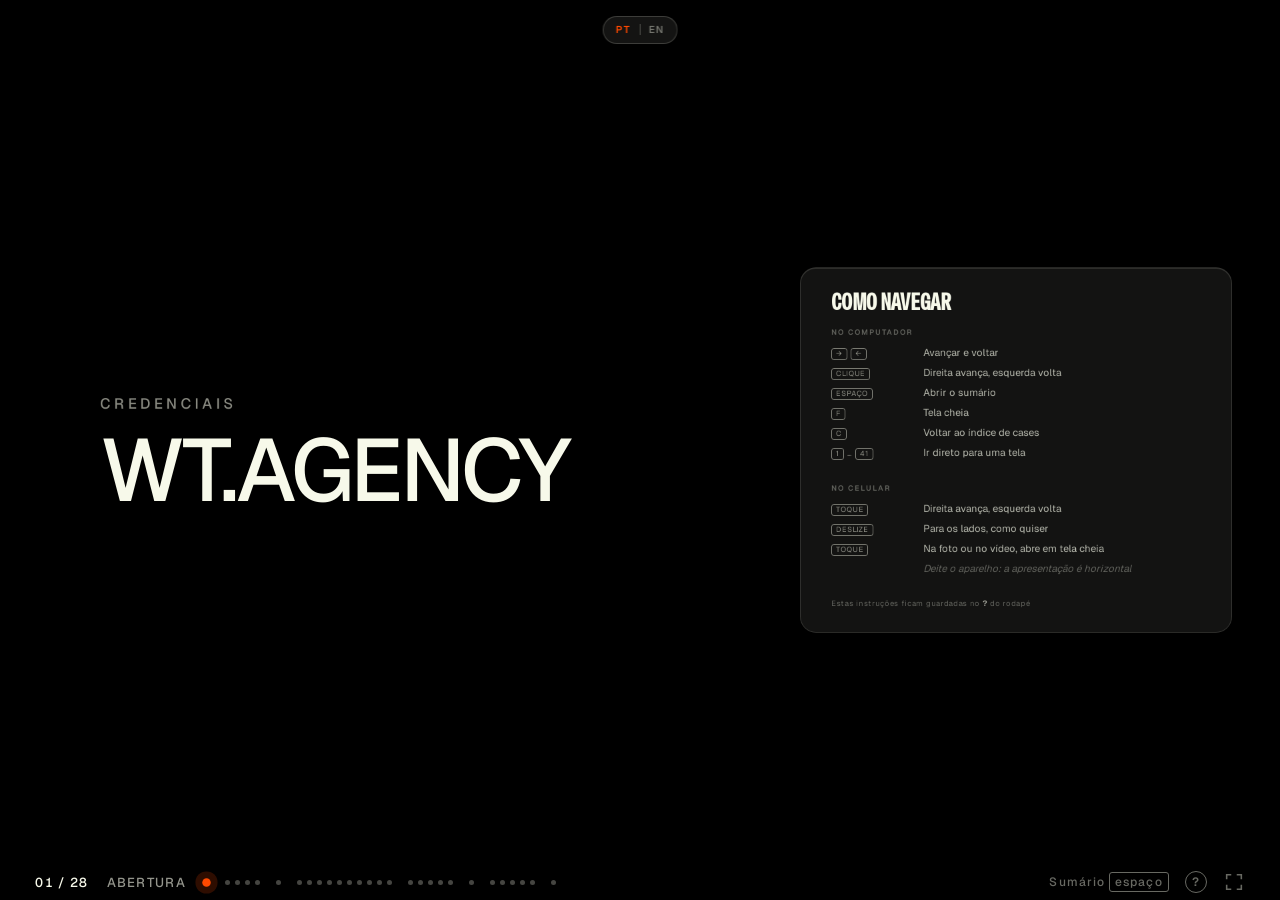
<file: index.html>
<!DOCTYPE html>
<html lang="pt-BR">
<head>
<meta charset="utf-8">
<meta name="viewport" content="width=device-width,initial-scale=1">
<title>WT.AG — Credenciais 2026</title>
<meta name="description" content="Credenciais WT.AG 2026 — Social First Agency. Apresentação de slides.">
<link rel="stylesheet" href="css/deck.css?v=310">
</head>
<body>

<div id="viewport">
<div id="fundo" aria-hidden="true"></div>
<div id="stage">

<!-- ══════════════════════════════════════════════════════════════════════════
     ATO 1 · ABERTURA
     ══════════════════════════════════════════════════════════════════════ -->

<!-- 01 ─ Capa WT.AG · logotipo com a roleta + instruções de navegação ─────────
     A roleta é a mesma do slide "Abertura WT.AG": "WT." fixo e as palavras
     depois dele trocando com o giro. A diferença é que aqui ela roda UMA vez e
     assenta no logotipo oficial (data-wordmark-uma-vez), em vez de reiniciar em
     loop — esta é uma tela de leitura, e algo girando ao lado de um texto de
     instruções disputa a atenção com ele.

     A caixa de instruções vive AQUI, e não num arquivo à parte, porque é a
     mesma marcação que o botão "?" do rodapé clona para o painel de consulta:
     duas cópias do mesmo texto divergiriam na primeira alteração. -->
<section class="slide capa" data-ato="abertura" data-tom="escuro" data-fundo="#000000" data-titulo="Capa · WT.AG" data-wordmark-uma-vez="1">
  <div class="capa__tag" data-enter="fade" data-delay="80">Credenciais</div>
  <div class="capa__word" aria-label="WT.AG"><span class="capa__wt">WT.</span><span class="capa__var"></span></div>
  <div class="capa__logo" role="img" aria-label="WT.AG">
    <img class="lgc" style="--d:0ms"   src="assets/logo/wtag-branco-g1.svg" alt="">
    <img class="lgc" style="--d:110ms" src="assets/logo/wtag-branco-g2.svg" alt="">
    <img class="lgc" style="--d:220ms" src="assets/logo/wtag-branco-g3.svg" alt="">
  </div>

  <div class="capa__nav" data-enter="up" data-delay="620">
    <h2 class="nav__t">Como navegar</h2>
    <div class="nav__bloco">
      <div class="nav__lab">No computador</div>
      <div class="nav__linha"><span class="nav__k"><kbd>&#8594;</kbd><kbd>&#8592;</kbd></span><span class="nav__d">Avançar e voltar</span></div>
      <div class="nav__linha"><span class="nav__k"><kbd>clique</kbd></span><span class="nav__d">Direita avança, esquerda volta</span></div>
      <div class="nav__linha"><span class="nav__k"><kbd>espaço</kbd></span><span class="nav__d">Abrir o sumário</span></div>
      <div class="nav__linha"><span class="nav__k"><kbd>F</kbd></span><span class="nav__d">Tela cheia</span></div>
      <div class="nav__linha"><span class="nav__k"><kbd>C</kbd></span><span class="nav__d">Voltar ao índice de cases</span></div>
      <div class="nav__linha"><span class="nav__k"><kbd>1</kbd>&#8230;<kbd>41</kbd></span><span class="nav__d">Ir direto para uma tela</span></div>
    </div>
    <div class="nav__bloco">
      <div class="nav__lab">No celular</div>
      <div class="nav__linha"><span class="nav__k"><kbd>toque</kbd></span><span class="nav__d">Direita avança, esquerda volta</span></div>
      <div class="nav__linha"><span class="nav__k"><kbd>deslize</kbd></span><span class="nav__d">Para os lados, como quiser</span></div>
      <div class="nav__linha"><span class="nav__k"><kbd>toque</kbd></span><span class="nav__d">Na foto ou no vídeo, abre em tela cheia</span></div>
      <div class="nav__linha nav__linha--nota"><span class="nav__k"></span><span class="nav__d">Deite o aparelho: a apresentação é horizontal</span></div>
    </div>
    <p class="nav__pe">Estas instruções ficam guardadas no <strong>?</strong> do rodapé</p>
  </div>
</section>

<!-- ══════════════════════════════════════════════════════════════════════════
     ATO 1 · GRUPO WE
     Restaurado em 29.09 a partir do v1. Ele não entrou no recorte da versão
     de concorrência; numa credencial institucional o ato faz sentido, então
     voltou inteiro.
     Voltou como estava, inclusive o data-oculto de "Principais Clientes", que
     já era assim no v1: o slide existe no markup mas fica fora da navegação.
     ══════════════════════════════════════════════════════════════════════ -->

<!-- 02 ─ Capa Grupo WE -->
<section class="slide" data-ato="we" data-tom="claro" data-fundo="#FFFFFF" data-titulo="Capa · Grupo WE">
  <div class="abs l-visual" style="inset:0;overflow:hidden" data-enter="iris" data-delay="0">
    <img class="we-foto" data-lazy="assets/img/we/we-capa-fachada.jpg" data-lazy-m="assets/img/we/we-capa-fachada-m.jpg" alt="Fachada do edifício do Grupo WE" data-kb data-delay="0">
  </div>
  <div class="abs l-marcas we-capa__logo" data-enter="fade" data-delay="260">
    <img src="assets/logo/grupo-we-positivo.svg" alt="Grupo WE">
  </div>
  <div class="abs l-marcas we-capa__rule" data-enter="scaleX" data-delay="344"></div>
  <div class="abs l-marcas we-capa__card" data-enter="up" data-delay="403"><span>Credenciais&nbsp;&nbsp;|&nbsp;&nbsp;Grupo WE</span></div>
</section>

<!-- 03 ─ 100% nacional e independente -->
<section class="slide bg-preto sobre-escuro" data-ato="we" data-tom="escuro" data-fundo="#0A0A0A" data-titulo="100% nacional e independente">
  <div class="abs l-visual we-02__foto" data-enter="clip" data-delay="25" data-paralaxe="12">
    <div class="px"><img data-lazy="assets/img/we/we-02-foto.jpg" data-lazy-m="assets/img/we/we-02-foto-m.jpg" alt="Fachada em vidro refletindo nuvens"></div>
  </div>
  <div class="l-marcas we-marca" style="left:34px;top:33px;color:rgba(247,249,234,.62)" data-enter="fade" data-delay="101">Grupo WE&nbsp;·&nbsp;2026</div>
  <div class="l-marcas we-marca" style="left:34px;bottom:42px;color:rgba(247,249,234,.5)" data-enter="fade" data-delay="496">Credenciais</div>
  <div class="abs l-chamada we-02__txt blk" style="--x:1059px;--cap:276px;--fs:83px;--lh:1.18" data-stagger="70" data-delay="260">
    <p class="rl-alvo">Somos um dos</p>
    <p class="rl-alvo">maiores grupos</p>
    <p class="rl-alvo">de comunicação</p>
    <p class="rl-alvo is-forte">100% nacional</p>
    <p class="rl-alvo is-forte">e independente.</p>
  </div>
  <div class="l-marcas we-logo-sm" data-enter="fade" data-delay="496"><img data-lazy="assets/logo/grupo-we.svg" alt="Grupo WE"></div>
</section>

<!-- 04 ─ Números do Grupo -->
<section class="slide bg-preto we-03" data-ato="we" data-tom="claro" data-fundo="#FDFDFB" data-titulo="Números do Grupo">
  <img class="we-foto l-fundo" data-lazy="assets/img/we/we-forro-luz.jpg" data-lazy-m="assets/img/we/we-forro-luz-m.jpg" alt="Forro iluminado do escritório" data-kb data-delay="0">
  <div class="abs l-visual we-faixa" data-enter="clip-up" data-delay="76"></div>

  <!-- bloco 1 · +1.3 BI  (números em bold, corpo reduzido, blocos mais afastados) -->
  <div class="bloco l-apoio" style="left:72px;top:calc(618px - 0.145*90px);font-family:var(--font-sans);font-weight:300;font-size:90px;line-height:1" data-enter="fade" data-delay="294">+</div>
  <div class="bloco l-apoio" style="left:138px;top:calc(590.5px - 0.145*176px);display:flex;align-items:baseline;gap:40px" data-enter="up" data-delay="311">
    <span class="we-num" style="font-family:var(--font-sans);font-weight:700;font-size:176px;line-height:1" data-count-to="1.3" data-count-dec="1" data-count-dur="1100" data-delay="319">0,0</span>
    <span class="we-num" style="font-family:var(--font-sans);font-weight:700;font-size:176px;line-height:1">BI</span>
  </div>
  <div class="bloco l-apoio rot blk" style="--x:76px;--cap:794.5px;--fs:48.8px;--lh:0.94" data-enter="up" data-delay="428">
    em movimentação<br>de <b>mídia*</b>
  </div>
  <div class="bloco l-apoio we-nota" style="left:76px;top:894px" data-enter="fade" data-delay="554">*Fonte: Kantar Ibope</div>

  <div class="abs l-apoio we-div-v" style="left:692px;top:510.9px;height:408px" data-enter="scaleY" data-delay="370"></div>

  <!-- bloco 2 · +450 -->
  <div class="bloco l-apoio" style="left:794px;top:calc(600px - 0.145*176px)" data-enter="up" data-delay="378">
    <span class="we-num" style="font-family:var(--font-sans);font-weight:700;font-size:176px;line-height:1"
          data-count-to="450" data-count-pre="+" data-count-dur="1200" data-delay="386">+0</span>
  </div>
  <div class="bloco l-apoio rot blk" style="--x:798px;--cap:807px;--fs:48px;--lh:1.02" data-enter="up" data-delay="470">
    profissionais<br>integrados
  </div>

  <div class="abs l-apoio we-div-v" style="left:1353px;top:546px;height:408px" data-enter="scaleY" data-delay="420">
  </div>

  <!-- bloco 3 · 5 empresas / +45 clientes -->
  <div class="bloco l-apoio" style="left:1455px;top:calc(609px - 0.145*100px);display:flex;align-items:baseline;gap:24px" data-enter="up" data-delay="454">
    <span class="we-num" style="font-family:var(--font-sans);font-weight:700;font-size:100px;line-height:1" data-count-to="5" data-count-dur="800" data-delay="462">0</span>
    <span class="rot" style="font-size:52px">empresas</span>
  </div>
  <div class="abs l-apoio we-div-h" style="left:1451px;top:737.1px;width:396px" data-enter="scaleX" data-delay="504"></div>
  <div class="bloco l-apoio" style="left:1455px;top:calc(827.5px - 0.145*100px);display:flex;align-items:baseline;gap:16px" data-enter="up" data-delay="529">
    <span style="font-family:var(--font-sans);font-weight:300;font-size:62px;line-height:1;color:#2b2b2b">+</span>
    <span class="we-num" style="font-family:var(--font-sans);font-weight:700;font-size:100px;line-height:1" data-count-to="45" data-count-dur="900" data-delay="538">0</span>
    <span class="rot" style="font-size:52px">clientes</span>
  </div>

  <div class="l-marcas we-marca" style="left:72px;bottom:44px;color:rgba(0,0,0,.55)" data-enter="fade" data-delay="596">Credenciais</div>
  <div class="l-marcas we-marca" style="left:34px;top:33px;color:rgba(247,249,234,.7)" data-enter="fade" data-delay="101">Grupo WE&nbsp;·&nbsp;2026</div>
  <div class="l-marcas we-logo-sm" style="right:62px;bottom:42px" data-enter="fade" data-delay="596"><img data-lazy="assets/logo/grupo-we-positivo.svg" alt="Grupo WE"></div>
</section>

<!-- 05 ─ Principais Clientes -->
<section data-oculto class="slide bg-preto sobre-escuro" data-ato="we" data-tom="escuro" data-fundo="#050505" data-titulo="Principais Clientes">
  <img class="we-foto l-fundo" data-lazy="assets/img/we/we-lobby.jpg" data-lazy-m="assets/img/we/we-lobby-m.jpg" alt="Lobby com luminárias suspensas" data-kb data-delay="0">
  <div class="abs l-visual we-mural" data-enter="clip-up" data-delay="67"></div>
  <div class="we-04__head l-apoio" data-enter="fade" data-delay="235"><span>Principais Clientes</span></div>
  <div class="we-04__rule l-apoio" style="left:586px;width:238px" data-enter="scaleX" data-delay="269"></div>
  <div class="we-04__rule l-apoio" style="left:1094px;width:238px" data-enter="scaleX" data-delay="269"></div>

  <div class="abs l-apoio" style="left:0;top:0;width:1920px;height:1080px;--realce:1.14;--recuo:.93" data-stagger="42" data-delay="311" data-foco>
    <div data-foco-item class="we-logo-cli" style="left:122.5px;top:587.0px;width:144px;height:102px"><img data-lazy="assets/img/logos-we/byd.png" alt="BYD"></div>
    <div data-foco-item class="we-logo-cli" style="left:328.5px;top:587.5px;width:136px;height:102px"><img data-lazy="assets/img/logos-we/cacau-show.png" alt="Cacau Show"></div>
    <div data-foco-item class="we-logo-cli" style="left:527.6px;top:587.5px;width:112px;height:102px"><img data-lazy="assets/img/logos-we/ems.png" alt="EMS"></div>
    <div data-foco-item class="we-logo-cli" style="left:702.6px;top:585.0px;width:182px;height:102px"><img data-lazy="assets/img/logos-we/shopee.png" alt="Shopee"></div>
    <div data-foco-item class="we-logo-cli" style="left:947.7px;top:580.0px;width:220px;height:102px"><img data-lazy="assets/img/logos-we/cinemark.png" alt="Cinemark"></div>
    <div data-foco-item class="we-logo-cli" style="left:1240.7px;top:616.8px;width:97.7px;height:52.0px"><img data-lazy="assets/img/logos-we/keeta.png" alt="Keeta"></div>
    <div data-foco-item class="we-logo-cli" style="left:1410.5px;top:585.0px;width:142px;height:102px"><img data-lazy="assets/img/logos-we/haier.png" alt="Haier"></div>
    <div data-foco-item class="we-logo-cli" style="left:1614.5px;top:574.0px;width:182px;height:102px"><img data-lazy="assets/img/logos-we/magalu.png" alt="Magalu"></div>
    <div data-foco-item class="we-logo-cli" style="left:108.5px;top:735.1px;width:234px;height:92px"><img data-lazy="assets/img/logos-we/denza.png" alt="Denza"></div>
    <div data-foco-item class="we-logo-cli" style="left:406.3px;top:735.9px;width:136px;height:92px"><img data-lazy="assets/img/logos-we/novibet.png" alt="Novibet"></div>
    <div data-foco-item class="we-logo-cli" style="left:604.1px;top:736.1px;width:158px;height:92px"><img data-lazy="assets/img/logos-we/o-boticario.png" alt="O Boticário"></div>
    <div data-foco-item class="we-logo-cli" style="left:826.4px;top:740.6px;width:124px;height:92px"><img data-lazy="assets/img/logos-we/eudora.png" alt="Eudora"></div>
    <div data-foco-item class="we-logo-cli" style="left:1013.1px;top:734.1px;width:218px;height:92px"><img data-lazy="assets/img/logos-we/qi-tech.png" alt="QI Tech"></div>
    <div data-foco-item class="we-logo-cli" style="left:1294.4px;top:742.1px;width:136px;height:92px"><img data-lazy="assets/img/logos-we/jovi.png" alt="JOVI"></div>
    <div data-foco-item class="we-logo-cli" style="left:1492.7px;top:740.9px;width:146px;height:92px"><img data-lazy="assets/img/logos-we/grupo-petropolis.png" alt="Grupo Petrópolis"></div>
    <div data-foco-item class="we-logo-cli" style="left:1700.5px;top:739.9px;width:110px;height:92px"><img data-lazy="assets/img/logos-we/bridgestone.png" alt="Bridgestone"></div>
    <div data-foco-item class="we-logo-cli" style="left:106.2px;top:866.0px;width:174px;height:92px"><img data-lazy="assets/img/logos-we/sao-judas.png" alt="São Judas"></div>
    <div data-foco-item class="we-logo-cli" style="left:341.3px;top:867.5px;width:176px;height:92px"><img data-lazy="assets/img/logos-we/inspirali.png" alt="Inspirali"></div>
    <div data-foco-item class="we-logo-cli" style="left:575.4px;top:865.0px;width:168px;height:92px"><img data-lazy="assets/img/logos-we/smart-fit.png" alt="Smart Fit"></div>
    <div data-foco-item class="we-logo-cli" style="left:802.9px;top:867.2px;width:102px;height:92px"><img data-lazy="assets/img/logos-we/mcdonalds.png" alt="McDonald's"></div>
    <div data-foco-item class="we-logo-cli" style="left:965.0px;top:868.2px;width:158px;height:92px"><img data-lazy="assets/img/logos-we/midway.png" alt="Midway"></div>
    <div data-foco-item class="we-logo-cli" style="left:1182.6px;top:866.0px;width:76px;height:92px"><img data-lazy="assets/img/logos-we/sbt.png" alt="SBT"></div>
    <div data-foco-item class="we-logo-cli" style="left:1319.6px;top:866.0px;width:132px;height:92px"><img data-lazy="assets/img/logos-we/vbet.png" alt="vbet"></div>
    <div data-foco-item class="we-logo-cli" style="left:1513.2px;top:863.0px;width:158px;height:92px"><img data-lazy="assets/img/logos-we/brasilux.png" alt="Brasilux"></div>
    <div data-foco-item class="we-logo-cli" style="left:1734.2px;top:867.8px;width:80px;height:92px"><img data-lazy="assets/img/logos-we/calvin-klein.png" alt="Calvin Klein"></div>
  </div>

  <div class="l-marcas we-marca" style="left:34px;top:33px;color:rgba(247,249,234,.7)" data-enter="fade" data-delay="101">Grupo WE&nbsp;·&nbsp;2026</div>
  <div class="l-marcas we-marca" style="left:74px;bottom:50px;color:rgba(247,249,234,.55)" data-enter="fade" data-delay="630">Credenciais</div>
  <div class="l-marcas we-logo-sm" style="right:60px;bottom:44px;width:62px;height:26px" data-enter="fade" data-delay="630"><img data-lazy="assets/logo/grupo-we.svg" alt="Grupo WE"></div>
</section>

<!-- 06 ─ Hub de Soluções -->
<section class="slide bg-preto sobre-escuro" data-ato="we" data-tom="escuro" data-fundo="#000000" data-titulo="Hub de Soluções">
  <div class="abs l-fundo" style="inset:0;overflow:hidden">
    <img class="we-foto we-hub-art" data-lazy="assets/img/we/we-hub-radial.png" data-lazy-m="assets/img/we/we-hub-radial-m.png" alt="Diagrama radial das soluções do Grupo WE" data-enter="fade" data-delay="0">
  </div>
  <div class="abs l-visual we-05__col" data-enter="clip-up" data-delay="109"></div>
  <div class="abs l-chamada" style="left:0;top:0;width:1920px;height:1080px" data-stagger="80" data-delay="235">
    <div class="we-05__col_t t rl-alvo" data-enter="up" style="position:absolute;left:125.7px;top:calc(303px - 0.145*44.3px);font-family:var(--font-sans);font-weight:500;font-size:44.3px;line-height:1;color:#fff">Somos um hub</div>
    <div class="rl-alvo" data-enter="up" style="position:absolute;left:125.7px;top:calc(361px - 0.145*44.3px);font-family:var(--font-sans);font-weight:500;font-size:44.3px;line-height:1;color:#fff">de soluções</div>
    <div class="rl-alvo" data-enter="up" style="position:absolute;left:125.7px;top:calc(420px - 0.145*44.3px);font-family:var(--font-sans);font-weight:500;font-size:44.3px;line-height:1;color:#fff">de comunicação.</div>
  </div>
  <div class="abs l-apoio" style="left:122px;top:502px;width:310px;height:1.2px;background:rgba(255,255,255,.3);transform-origin:left" data-enter="scaleX" data-delay="344"></div>
  <div class="abs l-apoio" style="left:128px;top:calc(551px - 0.145*24px);font-family:var(--font-sans);font-weight:300;font-size:24px;line-height:1.33;color:rgba(255,255,255,.86)" data-enter="up" data-delay="378">
    Não importa o porte,<br>o desafio ou o momento<br>– temos a solução certa<br>para cada cliente.
  </div>
  <div class="abs l-apoio" style="left:128px;top:calc(713px - 0.145*22px);font-family:var(--font-sans);font-weight:300;font-size:22px;line-height:1.36;color:rgba(255,255,255,.86)" data-enter="up" data-delay="428">
    Para cada tamanho, um modelo.<br>Para cada desafio, uma resposta.
  </div>
  <div class="l-marcas we-marca" style="left:34px;top:33px;color:rgba(247,249,234,.7)" data-enter="fade" data-delay="101">Grupo WE&nbsp;·&nbsp;2026</div>
  <div class="l-marcas we-marca" style="left:34px;bottom:42px;color:rgba(247,249,234,.55)" data-enter="fade" data-delay="496">Credenciais</div>
  <div class="l-marcas we-logo-sm" style="right:60px;bottom:42px" data-enter="fade" data-delay="496"><img data-lazy="assets/logo/grupo-we.svg" alt="Grupo WE"></div>
</section>


<!-- 07 ─ Abertura WT.AG · wordmark em loop (roleta → logotipo → loop) -->
<section class="slide s06" data-ato="trans" data-tom="escuro" data-titulo="Abertura WT.AG" data-wordmark-loop="1">
  <div class="s06__word" aria-label="WT.AG"><span class="s06__wt">WT.</span><span class="s06__var"></span></div>
  <!-- Logotipo oficial em vetor, em três faixas que sobem em cascata.
       Cada faixa é um SVG SEPARADO com o MESMO viewBox do logotipo completo,
       contendo só os seus glifos (WT. / A / G). Assim não existe nenhum corte
       vertical: antes, as faixas eram recortes com clip-path de uma única
       imagem e o corte caía dentro da tinta (a barra do T avança até x=319,23 e
       o pé do A começa em x=317,02), o que produzia o vazamento e o "pulo" nas
       laterais das letras. Sem recorte, não há emenda nem antialiasing na borda. -->
  <div class="s06__logo" role="img" aria-label="WT.AG">
    <img class="lgc" style="--d:0ms"   src="assets/logo/wtag-branco-g1.svg" alt="">
    <img class="lgc" style="--d:110ms" src="assets/logo/wtag-branco-g2.svg" alt="">
    <img class="lgc" style="--d:220ms" src="assets/logo/wtag-branco-g3.svg" alt="">
  </div>
  <div class="s06__desc" data-enter="fade" data-delay="50">Transformamos marcas<br>em protagonistas<br>da cultura digital</div>
</section>

<!-- 08 ─ Social First Agency · a lente e o escopo na mesma tela -->
<!-- Fusão das duas telas que existiam aqui: a "Social First Agency" e a
     "Lente × Escopo". Diziam a mesma coisa em sequência, e o direcional do Lucas
     era justamente contextualizar o Social First — não repeti-lo. A frase
     principal passa a ser a distinção, no laranja chapado e no molde
     tipográfico da tela antiga; o texto de apoio é o da tela de tese.

     As duas linhas medem os mesmos 1824px de avanço (x=48 a x=1872), que é a
     âncora da composição original. O corpo sai da métrica: "SOCIAL É A LENTE"
     ocupa 5,637× o corpo → 323,6px; "O ESCOPO É 360" ocupa 5,247× → 347,6px.
     O --x corrige o left side bearing (--x = 48 − LSB·fs): o left do CSS é a
     origem do glifo e o que se alinha é a tinta.

     A entrelinha de 338px não é escolha: o acento do "É" sobe 0,217·fs acima da
     maiúscula (0,927 contra 0,710 na fonte), 75,4px neste corpo. Com a segunda
     linha em --cap 458 o acento nasce em 382,6 e a linha de base da primeira
     está em 349,8 — 33px de folga. Nos 28px de entrelinha da tela antiga, que
     não tinha acento nenhum, ele entraria dentro do "LENTE".
     Em inglês não há acento e as palavras são mais largas, então o bloco é mais
     baixo: as duas linhas vêm centradas no MESMO eixo (y=412,4) do bloco em
     português, e não presas ao mesmo topo. Daí os --cap 183,3 e 417,5. -->
<section class="slide bg-laranja sobre-laranja" data-ato="wtag" data-tom="laranja" data-titulo="Social First Agency">
  <div class="escada display escada--forte l-chamada" data-stagger="90" data-delay="134">
    <span class="ln" style="--x:48px;--cap:44px;--fs:423px;color:var(--preto-wt)">SOCIAL FIRST</span>
    <span class="ln" style="--x:401px;--cap:372px;--fs:423px;color:var(--preto-wt)">AGENCY</span>
  </div>


  <div class="abs l-apoio blk" style="--x:48px;--cap:748px;--fs:26px;--lh:1.42;width:1100px;text-wrap:balance;font-family:var(--font-sans);font-weight:300;color:var(--preto-wt)"
       data-enter="up" data-delay="350">Social não é canal. É a camada estrutural onde marcas constroem relevância, influenciam cultura e geram crescimento.</div>
  <div class="abs l-apoio blk" style="--x:1226px;--cap:748px;--fs:26px;--lh:1.42;width:646px;text-wrap:balance;font-family:var(--font-sans);font-weight:500;color:var(--preto-wt)"
       data-enter="up" data-delay="400">Social como ponto de partida.<br>Resultado como consequência.</div>

  <div class="marca marca--bl marca--sm l-marcas" data-enter="fade" data-delay="50">Credenciais</div>
  <!-- no molde desta tela o "2026" está centrado no rodapé, não junto do logo -->
  <div class="marca l-marcas marca--sm" style="left:50%;transform:translateX(-50%);bottom:35.8px" data-enter="fade" data-delay="50">2026</div>
  <div class="marca-logo l-marcas" data-enter="fade" data-delay="76"><img src="assets/logo/wtag-preto.svg" alt="WT.AG"></div>
</section>

<!-- 09 ─ Showreel WT.AG -->
<section class="slide s14" data-ato="wtag" data-tom="escuro" data-titulo="Showreel WT.AG">
  <div class="abs" style="inset:0" data-enter="fade" data-delay="0">
    <video class="s14__video" data-src="assets/video/showreel-wtag2.mp4" poster="assets/img/poster-showreel2.jpg"
           preload="none" playsinline></video>
    <button class="play-btn" type="button" aria-label="Reproduzir showreel"></button>
  </div>
  <div class="s14__legenda" data-enter="fade" data-delay="210">Showreel WT.AG · 2026 &nbsp;·&nbsp; clique para reproduzir &nbsp;·&nbsp; F para tela cheia</div>
</section>

<!-- 10 ─ O Consumidor Mudou -->
<section class="slide bg-preto sobre-escuro" data-ato="wtag" data-tom="escuro" data-titulo="O Consumidor Mudou">
  <div class="marca marca--tl l-marcas" data-enter="fade" data-delay="0">Credenciais</div>
  <div class="marca marca--tr l-marcas" data-enter="fade" data-delay="0">2026</div>

  <div class="abs l-visual s08__foto" data-enter="clip" data-delay="92" data-paralaxe="14">
    <div class="px"><img data-lazy="assets/img/s08-galeria.jpg" data-lazy-m="assets/img/s08-galeria-m.jpg" alt="Pessoa em movimento numa galeria de arte" data-kb data-delay="92"></div>
  </div>
  <div class="abs l-kicker s08__kicker blk" style="--x:187.4px;--cap:138.5px;--fs:55px;--lh:1.218" data-enter="kicker" data-delay="378">PORQUE<br>EXISTIMOS?</div>

  <div class="escada sans l-chamada" data-stagger="70" data-delay="454">
    <span class="ln" data-en-txt="THE CON" data-en-x="928.7px" data-en-fs="151.0px" style="--x:928.7px;--cap:488px;--fs:151px">O CON</span>
    <span class="ln" data-en-txt="SUMER" data-en-x="1045.2px" data-en-fs="151.0px" style="--x:1045.2px;--cap:608.5px;--fs:151px">SUMIDOR</span>
    <span class="ln" data-en-txt="CHANGED" data-en-x="929.0px" data-en-fs="151.0px" style="--x:929px;--cap:734px;--fs:151px">MUDOU</span>
  </div>

  <div class="abs l-apoio" style="left:0;top:0;width:1920px;height:1080px" data-stagger="90" data-delay="655">
    <div class="rodape-rot" data-enter="up" style="left:191.9px">Velocidade</div>
    <div class="rodape-div" data-enter="scaleY" style="left:573.8px"></div>
    <div class="rodape-rot" data-enter="up" style="left:796px">Influência Social</div>
    <div class="rodape-div" data-enter="scaleY" style="left:1328.5px"></div>
    <div class="rodape-rot" data-enter="up" style="left:1498px">Cultura Digital</div>
  </div>
  <div class="marca-logo l-marcas" data-enter="fade" data-delay="756"><img src="assets/logo/wtag-branco.svg" alt="WT.AG"></div>
</section>

<!-- 11 ─ As Marcas Precisam Ser -->
<section class="slide bg-preto sobre-escuro" data-ato="wtag" data-tom="escuro" data-titulo="As Marcas Precisam Ser">
  <div class="marca marca--tl l-marcas" data-enter="fade" data-delay="0">Credenciais</div>
  <div class="marca marca--tr l-marcas" data-enter="fade" data-delay="0">2026</div>

  <div class="degrade l-visual s09__grad" data-enter="clip-up" data-delay="84">
    <img class="degrade__base" data-lazy="assets/img/s09-degrade-organico.jpg" data-lazy-m="assets/img/s09-degrade-organico-m.jpg" alt="">
    <div class="degrade__blob"></div>
    <div class="degrade__blob degrade__blob--b"></div>
  </div>

  <div class="escada sans l-chamada" data-stagger="72" data-delay="344">
    <span class="ln" data-en-txt="BRANDS" data-en-x="153.9px" data-en-fs="178.0px" style="--x:153.9px;--cap:297px;--fs:178px">AS</span>
    <span class="ln" data-en-txt="NEED" data-en-x="154.0px" data-en-fs="178.0px" style="--x:154px;--cap:443px;--fs:178px">MARCAS</span>
    <span class="ln" data-en-txt="TO" data-en-x="154.0px" data-en-fs="178.0px" style="--x:154px;--cap:588.5px;--fs:178px">PRECISAM</span>
    <span class="ln" data-en-txt="BE" data-en-x="385.0px" data-en-fs="178.0px" style="--x:760.7px;--cap:734px;--fs:178px">SER</span>
  </div>

  <div class="abs l-apoio s09__lista" style="left:0;top:0;width:1920px;height:1080px" data-stagger="90" data-delay="596">
    <div class="blk" data-enter="up" style="--x:1435.1px;--cap:769.5px;--fs:42px;--lh:1">Relevantes</div>
    <div class="s09__rule" data-enter="scaleX" style="top:815.1px"></div>
    <div class="blk" data-enter="up" style="--x:1435.1px;--cap:829.5px;--fs:42px;--lh:1">Ágeis</div>
    <div class="s09__rule" data-enter="scaleX" style="top:875.4px"></div>
    <div class="blk" data-enter="up" style="--x:1435.1px;--cap:888.5px;--fs:42px;--lh:1">Conectadas</div>
  </div>
  <div class="marca-logo l-marcas" data-enter="fade" data-delay="714"><img src="assets/logo/wtag-branco.svg" alt="WT.AG"></div>
</section>

<!-- 12 ─ Unir Criatividade, Dados e Influência -->
<section class="slide bg-laranja sobre-laranja" data-ato="wtag" data-tom="laranja" data-titulo="Unir Criatividade, Dados e Influência">
  <div class="marca marca--tl l-marcas" data-enter="fade" data-delay="0">Credenciais</div>
  <div class="marca marca--tr l-marcas" data-enter="fade" data-delay="0">2026</div>
  <div class="abs l-kicker s10__kicker blk blk--nowrap" style="--x:186px;--cap:148.5px;--fs:30px;--lh:1" data-enter="kicker" data-delay="109">Nosso papel:</div>

  <!-- Ao remover a foto (A3) ficou à vista o mesmo defeito do slide 07: em 308px a
       linha "INFLUÊNCIA" descia até y=1057, por cima do rodapé (que começa em
       1011). Agora 274px ocupando 72→987.
       As entrelinhas não são iguais de propósito: o circunflexo do "Ê" sobe
       0,179em acima da altura de maiúscula (medido na fonte, não estimado), então
       a entrelinha antes de INFLUÊNCIA é 0,24em (65,8px) e as outras 0,13em
       (35,6px) — sobram 17px entre o acento e o "DADOS E". Era esse o motivo do
       69px solto que existia no original.
       escada--forte para casar o peso com o slide 07. -->
  <div class="escada display escada--forte l-chamada" data-stagger="80" data-delay="176">
    <span class="ln" data-en-txt="UNITING" data-en-x="372.0px" data-en-fs="274.0px" style="--x:423.9px;--cap:72px;--fs:274px;color:var(--preto-wt)">UNIR</span>
    <span class="ln" data-en-txt="CREATIVITY," data-en-x="292.2px" data-en-fs="274.0px" style="--x:206.8px;--cap:302.1px;--fs:274px;color:var(--preto-wt)">CRIATIVIDADE</span>
    <span class="ln" data-en-txt="DATA AND" data-en-x="141.9px" data-en-fs="274.0px" style="--x:185.6px;--cap:532.2px;--fs:274px;color:var(--preto-wt)">DADOS E</span>
    <span class="ln" data-en-txt="INFLUENCE" data-en-x="356.7px" data-en-fs="274.0px" style="--x:321.1px;--cap:792.5px;--fs:274px;color:var(--preto-wt)">INFLUÊNCIA</span>
  </div>

  <!-- A3 · foto removida (ajuste V2 — PDF p2): o slide fica só tipografia sobre laranja -->
  <div class="marca l-marcas marca--sm" style="left:35.4px;bottom:35.8px" data-enter="fade" data-delay="0">Credenciais</div>
  <div class="marca-logo l-marcas" data-enter="fade" data-delay="521"><img src="assets/logo/wtag-preto.svg" alt="WT.AG"></div>
</section>

<!-- Layout 11-B · 100% centralizado.
     Histórico: a marcação 15 ("deixe 100% centralizado") foi feita sobre a
     variante 11-B no arquivo de revisão. O "parece bagunçado" que vinha depois
     era sobre a MISTURA que eu havia posto no deck — lettering centralizado com
     o apoio jogado em x920, assimétrico — e não sobre o 11-B.
     Esta versão não tem foto: a 11-B que foi aprovada era lettering centrado +
     apoio centrado abaixo. Se a foto tiver de voltar, o vão livre é 838→876.
     As alternativas C, D, E e F seguem no index_review.html. -->
<section class="slide bg-creme sobre-claro" data-ato="wtag" data-tom="claro" data-titulo="Metodologia Social Branding">
  <div class="marca marca--tl l-marcas" data-enter="fade" data-delay="0">Credenciais</div>
  <div class="marca marca--tr l-marcas" data-enter="fade" data-delay="0">2026</div>

  <!-- A19 · escolhido na revisão de 12/08 (marcações 16 e 21): a variante 11-D
       passa a ser o slide oficial.

       A causa da bagunça é o número de linhas: quatro linhas de larguras muito
       diferentes criam um rag irregular. Aqui a frase quebra em DUAS, e o corpo
       (205,2px) é o que faz a linha longa medir exatamente 1776 — de margem a
       margem, 72 de cada lado. O corpo saiu da métrica, não do olho: a fonte
       mede 8,653px de largura por px de corpo nessa frase, então 1776/8,653.
       Em 207 (como estava na variante) a linha media 1791 e furava a margem
       direita em 12px.
       Com o bloco de texto resolvido em cima, a foto ganha uma faixa larga própria
       embaixo, atravessando o slide, sem disputar lugar com letra nenhuma. -->
  <div class="escada display escada--forte l-chamada" data-stagger="90" data-delay="101">
    <span class="ln" data-en-txt="WITH OUR SOCIAL BRANDING" data-en-x="72.0px" data-en-fs="193.0px" style="--x:72px;--cap:150px;--fs:205.2px;color:var(--preto-wt)">COM NOSSA METODOLOGIA</span>
    <span class="ln" data-en-txt="METHODOLOGY" data-en-x="72.0px" data-en-fs="193.0px" data-en-cap="319.3px" style="--x:72px;--cap:330px;--fs:205.2px;color:var(--preto-wt)">SOCIAL BRANDING</span>
  </div>

  <!-- faixa de foto: 72→1848 · y 540→860 -->
  <div class="abs s11__foto" data-enter="pop" data-delay="370" data-paralaxe="12"
       style="left:72px;top:540px;width:1776px;height:320px">
      <div class="px"><img data-lazy="assets/img/s11-brainstorm.jpg" data-lazy-m="assets/img/s11-brainstorm-m.jpg" alt="Sessão de brainstorm com post-its" data-kb data-delay="370"></div>
  </div>

  <div class="abs l-apoio blk" style="--x:72px;--cap:920px;--fs:19.3px;--lh:1.42;width:1100px;
       font-family:var(--font-sans);font-weight:400;letter-spacing:.02em;
       text-transform:uppercase;color:var(--preto-wt);text-wrap:balance"
       data-enter="up" data-delay="470">Conectamos marcas, pessoas e cultura através de um <i>framework</i> em 8 etapas que gera resultados consistentes numa comunicação 360° que inicia pelas redes sociais.</div>
  <div class="marca-logo l-marcas" data-enter="fade" data-delay="546"><img src="assets/logo/wtag-preto.svg" alt="WT.AG"></div>
</section>

<!-- 14 ─ Framework em 8 Etapas -->
<section class="slide bg-creme sobre-claro" data-ato="wtag" data-tom="claro" data-titulo="Framework em 8 Etapas">
  <div class="marca marca--tl l-marcas" data-enter="fade" data-delay="0">Credenciais</div>
  <div class="marca marca--tr l-marcas" data-enter="fade" data-delay="0">2026</div>

  <div class="abs l-apoio" style="left:0;top:0;width:1920px;height:1080px" data-stagger="66" data-delay="92" data-foco>
    <div data-foco-item class="fw-card fw-card--preto fw-card--base" data-enter="pop" style="left:42.4px;top:101.4px">
      <div class="fw-card__win"><img data-lazy="assets/img/framework/etapa-01.jpg" data-lazy-m="assets/img/framework/etapa-01-m.jpg" alt=""></div>
      <div class="fw-card__body"><span class="fw-card__n">01</span><span class="fw-card__lb">Definição de<br>objetivos<br>estratégicos</span></div>
    </div>
    <div data-foco-item class="fw-card fw-card--laranja" data-enter="pop" style="left:510px;top:101.4px">
      <div class="fw-card__win"><img data-lazy="assets/img/framework/etapa-02.jpg" data-lazy-m="assets/img/framework/etapa-02-m.jpg" alt=""></div>
      <div class="fw-card__body"><span class="fw-card__n">02</span><span class="fw-card__lb">Seleção de<br>players<br>analisados</span></div>
    </div>
    <div data-foco-item class="fw-card fw-card--preto fw-card--base" data-enter="pop" style="left:977.6px;top:101.4px">
      <div class="fw-card__win"><img data-lazy="assets/img/framework/etapa-03.jpg" data-lazy-m="assets/img/framework/etapa-03-m.jpg" alt=""></div>
      <div class="fw-card__body"><span class="fw-card__n">03</span><span class="fw-card__lb">Definição de<br>redes a serem<br>analisadas</span></div>
    </div>
    <div data-foco-item class="fw-card fw-card--sage" data-enter="pop" style="left:1445.2px;top:101.4px">
      <div class="fw-card__win"><img data-lazy="assets/img/framework/etapa-04.jpg" data-lazy-m="assets/img/framework/etapa-04-m.jpg" alt=""></div>
      <div class="fw-card__body"><span class="fw-card__n">04</span><span class="fw-card__lb">Coleta de<br>dados em redes<br>sociais</span></div>
    </div>
    <div data-foco-item class="fw-card fw-card--laranja" data-enter="pop" style="left:37.8px;top:550px">
      <div class="fw-card__win"><img data-lazy="assets/img/framework/etapa-05.jpg" alt=""></div>
      <div class="fw-card__body"><span class="fw-card__n">05</span><span class="fw-card__lb">Análise<br>via IA</span></div>
    </div>
    <div data-foco-item class="fw-card fw-card--sage fw-card--base" data-enter="pop" style="left:510px;top:550px">
      <div class="fw-card__win"><img data-lazy="assets/img/framework/etapa-06.jpg" data-lazy-m="assets/img/framework/etapa-06-m.jpg" alt=""></div>
      <div class="fw-card__body"><span class="fw-card__n">06</span><span class="fw-card__lb">Modelagem via<br>I.A de territórios<br>e outros<br>formatos de<br>análise</span></div>
    </div>
    <div data-foco-item class="fw-card fw-card--preto" data-enter="pop" style="left:982.2px;top:550px">
      <div class="fw-card__win"><img data-lazy="assets/img/framework/etapa-07.jpg" data-lazy-m="assets/img/framework/etapa-07-m.jpg" alt=""></div>
      <div class="fw-card__body"><span class="fw-card__n">07</span><span class="fw-card__lb">Criação via I.A<br>de personas<br>(cenário atual).</span></div>
    </div>
    <div data-foco-item class="fw-card fw-card--laranja" data-enter="pop" style="left:1445.2px;top:550px">
      <div class="fw-card__win"><img data-lazy="assets/img/framework/etapa-08.jpg" data-lazy-m="assets/img/framework/etapa-08-m.jpg" alt=""></div>
      <div class="fw-card__body"><span class="fw-card__n">08</span><span class="fw-card__lb">Ajustes,<br>calibragens e<br>recomendações</span></div>
    </div>
  </div>
  <div class="marca-logo l-marcas" data-enter="fade" data-delay="378"><img src="assets/logo/wtag-preto.svg" alt="WT.AG"></div>
</section>

<!-- 15 ─ Persona e Matriz de Canais -->
<section class="slide bg-creme sobre-claro p13" data-ato="wtag" data-tom="claro" data-titulo="Persona e Matriz de Canais">
  <div class="marca marca--tl l-marcas" data-enter="fade" data-delay="0">Credenciais</div>
  <div class="marca marca--tr l-marcas" data-enter="fade" data-delay="0">2026</div>

  <!-- metade superior -->
  <div class="abs l-apoio" style="left:0;top:0;width:1920px;height:1080px" data-stagger="110" data-delay="84">
    <div data-enter="up" style="position:absolute;left:0;top:0;width:1920px;height:1080px">
      <div class="barra" style="left:37.8px;top:60.6px;width:740.1px;height:55.4px">Propósitos</div>
      <div class="pilula" style="left:37.8px;top:133px;width:234.6px;height:82.8px">Melhorar a Vida<br>das Pessoas</div>
      <div class="pilula" style="left:290.5px;top:133px;width:234.6px;height:82.8px">Criar Experiências<br>Inesquecíveis</div>
      <div class="pilula" style="left:543.2px;top:133px;width:234.6px;height:82.8px">Gerar Desejo e<br>Pertencimento</div>
      <div class="barra" style="left:37.8px;top:229.4px;width:740.1px;height:55.4px">Personalidade</div>
      <div class="pilula" style="left:37.8px;top:302.2px;width:234.6px;height:50.1px">Encantador</div>
      <div class="pilula" style="left:290.5px;top:302.2px;width:234.6px;height:50.1px">Inteligente</div>
      <div class="pilula" style="left:543.2px;top:302.2px;width:234.6px;height:50.1px">Inovador</div>
      <div class="barra" style="left:37.9px;top:366.4px;width:740.1px;height:55.4px">Tom</div>
      <div class="pilula" style="left:37.9px;top:437.8px;width:234.6px;height:50.1px">Casual</div>
      <div class="pilula" style="left:290.6px;top:437.8px;width:234.6px;height:50.1px">Cool</div>
      <div class="pilula" style="left:543.2px;top:439.2px;width:234.6px;height:50.1px">Sensível</div>
      <div class="barra" style="left:37.8px;top:506.8px;width:740.1px;height:55.4px">Emojis essenciais</div>
      <div class="painel" style="left:37.8px;top:573.5px;width:740.1px;height:112.4px">
        <div class="emojis" style="left:0;top:0;height:112.4px">🛍️ ✨ 👗 👜 🍀 😍 🥂 🍝 📸 🎶 📲 🗓️ 🎁 💚 ⚡ 📍 🔗</div>
      </div>
    </div>
    <div data-enter="up" style="position:absolute;left:0;top:0;width:1920px;height:1080px">
      <div class="barra" style="left:785.2px;top:60.6px;width:593.1px;height:55.4px">Territórios Instagram</div>
      <div class="painel" style="left:785.2px;top:129.1px;width:593.1px;height:556.8px">
        <img data-lazy="assets/img/s13-radar.png" data-lazy-m="assets/img/s13-radar-m.png" alt="Gráfico radar de territórios no Instagram" style="object-fit:contain;padding:18px">
      </div>
    </div>
    <div data-enter="up" style="position:absolute;left:0;top:0;width:1920px;height:1080px">
      <div class="barra" style="left:1392.6px;top:60.6px;width:489.5px;height:55.4px">Persona</div>
      <div class="painel" style="left:1392.7px;top:126.7px;width:489.5px;height:556.8px">
        <img data-lazy="assets/img/s13-persona-beatriz.jpg" data-lazy-m="assets/img/s13-persona-beatriz-m.jpg" alt="Beatriz, 32 anos, persona da marca">
      </div>
      <div class="legenda" style="left:1406.9px;top:564.5px;width:270px;height:103.4px">Beatriz, 32,<br>comunicação / criativa /<br>multitarefas</div>
    </div>
  </div>

  <!-- matriz de canais -->
  <div class="abs l-apoio" style="left:0;top:0;width:1920px;height:1080px" data-stagger="150" data-delay="294">
    <!-- cabeçalho -->
    <div data-enter="up" style="position:absolute;left:0;top:0;width:1920px;height:1080px">
      <div class="barra" style="left:37.8px;top:705.9px;width:95.2px;height:76.4px">Canal</div>
      <div class="barra" style="left:144.3px;top:705.9px;width:98.7px;height:76.4px">Prior.</div>
      <div class="barra" style="left:255.1px;top:705.9px;width:252.8px;height:76.4px">Objetivo / Papel</div>
      <div class="barra" style="left:520px;top:705.7px;width:109.7px;height:76.4px">Público</div>
      <div class="barra" style="left:642.6px;top:705.7px;width:973.9px;height:76.4px">Territórios</div>
      <div class="barra" style="left:1629.4px;top:706.7px;width:252.8px;height:76.4px">KPI prioritário</div>
    </div>
    <!-- linha Instagram -->
    <div data-enter="up" style="position:absolute;left:0;top:0;width:1920px;height:1080px">
      <div class="cel cel--icon" style="left:37.8px;top:802.3px;width:95.2px;height:103.4px"><img data-lazy="assets/img/s13-icon-instagram.png" alt="Instagram"></div>
      <div class="cel" style="left:144.3px;top:802.3px;width:98.7px;height:103.4px">Alta</div>
      <div class="cel" style="left:255.1px;top:802.3px;width:252.8px;height:103.4px">Engajamento e Inspiração<br>o lifestyle ganha forma em<br>imagens, experiências e<br>histórias</div>
      <div class="cel" style="left:520px;top:802.3px;width:109.7px;height:103.4px">25-34</div>
      <div class="terr" style="left:642.2px;top:801.9px;width:184.7px;height:103.4px"><span>Moda &amp; Estilo de Vida</span><b data-count-to="35" data-count-pos="%" data-count-dur="600" data-delay="462">0%</b></div>
      <div class="terr" style="left:838.5px;top:800px;width:184.7px;height:103.4px"><span>Gastronomia Gourmet</span><b data-count-to="25" data-count-pos="%" data-count-dur="600" data-delay="487">0%</b></div>
      <div class="terr" style="left:1039.5px;top:801.9px;width:184.7px;height:103.4px"><span>Entretenimento &amp; Cultura</span><b data-count-to="15" data-count-pos="%" data-count-dur="600" data-delay="512">0%</b></div>
      <div class="terr" style="left:1238.7px;top:801.9px;width:184.7px;height:103.4px"><span>Facilidades &amp; Serviços</span><b data-count-to="15" data-count-pos="%" data-count-dur="600" data-delay="538">0%</b></div>
      <div class="terr" style="left:1431.4px;top:801.9px;width:184.7px;height:103.4px"><span>Institucional &amp; Propósito</span><b data-count-to="10" data-count-pos="%" data-count-dur="600" data-delay="563">0%</b></div>
      <div class="kpi kpi--on" style="left:1629.4px;top:800px;width:252.8px;height:31.9px">Engajamento</div>
      <div class="kpi" style="left:1629.4px;top:835.8px;width:252.8px;height:31.9px">Interação</div>
      <div class="kpi" style="left:1629.4px;top:871.5px;width:252.8px;height:31.9px">Compartilhamento</div>
    </div>
    <!-- linha TikTok -->
    <div data-enter="up" style="position:absolute;left:0;top:0;width:1920px;height:1080px">
      <div class="cel cel--icon" style="left:37.8px;top:914.7px;width:95.2px;height:103.4px"><img data-lazy="assets/img/s13-icon-tiktok.png" alt="TikTok"></div>
      <div class="cel" style="left:144.3px;top:914.7px;width:98.7px;height:103.4px">Alta</div>
      <div class="cel" style="left:255.1px;top:914.7px;width:252.8px;height:103.4px">Awareness<br>para aproximação com<br>públicos mais jovens</div>
      <div class="cel" style="left:520px;top:914.7px;width:109.7px;height:103.4px">16-24</div>
      <div class="terr" style="left:642.6px;top:915.9px;width:184.7px;height:103.4px"><span>Moda &amp; Estilo de Vida</span><b data-count-to="30" data-count-pos="%" data-count-dur="600" data-delay="588">0%</b></div>
      <div class="terr" style="left:838.9px;top:914.1px;width:184.7px;height:103.4px"><span>Gastronomia Gourmet</span><b data-count-to="30" data-count-pos="%" data-count-dur="600" data-delay="605">0%</b></div>
      <div class="terr" style="left:1039.9px;top:915.9px;width:184.7px;height:103.4px"><span>Entretenimento &amp; Cultura</span><b data-count-to="25" data-count-pos="%" data-count-dur="600" data-delay="622">0%</b></div>
      <div class="terr" style="left:1239.2px;top:915.9px;width:184.7px;height:103.4px"><span>Facilidades &amp; Serviços</span><b data-count-to="10" data-count-pos="%" data-count-dur="600" data-delay="638">0%</b></div>
      <div class="terr" style="left:1431.8px;top:915.9px;width:184.7px;height:103.4px"><span>Institucional &amp; Propósito</span><b data-count-to="5" data-count-pos="%" data-count-dur="600" data-delay="655">0%</b></div>
      <div class="kpi kpi--on" style="left:1629.4px;top:915.9px;width:252.8px;height:31.9px">Retenção</div>
      <div class="kpi" style="left:1629.4px;top:951.7px;width:252.8px;height:31.9px">Alcance</div>
      <div class="kpi" style="left:1629.4px;top:987.4px;width:252.8px;height:31.9px">Viralização</div>
    </div>
  </div>
</section>

<!-- 16 ─ O Que Fazemos · a mandala -->
<!-- Refaz a mandala no molde da referência do grupo: disco no centro, setores em
     coroa, serviços em duas faixas radiais e o nome de cada grupo do lado de
     fora, ligado por um filete. No meio, o logotipo da WT.AG.

     O AGRUPAMENTO é o assunto da tela, e não a lista. Os 25 serviços foram
     lidos por afinidade de mercado e caíram em cinco frentes; o ângulo de cada
     setor é proporcional ao número de serviços dele (360° ÷ 25 = 14,4° por
     serviço), então o desenho já conta onde a agência tem mais repertório.
     Nenhum tom inventado: os setores usam o mesmo creme da paleta, variando só
     a opacidade numa rampa de .05 a .15 — é o que separa um setor do vizinho
     sem introduzir cinza nenhum.

     Os serviços alternam entre duas faixas (r=252 e r=352) porque na mesma
     faixa os rótulos se encostariam: no maior setor, sete itens em 100,8°
     deixariam 14,4° entre vizinhos, e alternando a distância dobra.

     Os rótulos dos grupos ficam em r=382, e não colados no anel: com 356 eles
     encostavam na coroa (só 26px de folga). Em 382 são 52px, e o limite é o
     lado leste — 1250+382 mais 200px de rótulo dá 1832, a 16px da margem.

     A mandala mora à DIREITA, com a coluna de texto à esquerda nas mesmas
     coordenadas do antigo hub. O raio externo caiu de 430 para 330 e o centro
     foi para x=1250 justamente por causa dessa coluna: com o desenho centrado
     no palco, os rótulos do lado oeste entravam por cima do texto.

     O HOVER aqui só aumenta a bolinha — a ficha de descrição saiu a pedido. O
     item cresce pelo PONTO, e não por scale no bloco, porque o rótulo ao lado
     tem de continuar legível no mesmo corpo. -->
<section class="slide bg-preto sobre-escuro" data-ato="wtag" data-tom="escuro" data-fundo="#000000" data-titulo="O Que Fazemos">
  <div class="marca marca--tl l-marcas" data-enter="fade" data-delay="0">Credenciais</div>
  <div class="marca marca--tr l-marcas" data-enter="fade" data-delay="0">2026</div>

  <div class="abs l-fundo" data-enter="fade" data-delay="0" style="left:0;top:0;width:1920px;height:1080px">
    <svg width="1920" height="1080" viewBox="0 0 1920 1080" aria-hidden="true" focusable="false">
      <g>
    <path d="M1255.7,410.1 L1264.4,210.3 A330.0,330.0 0 0,1 1481.1,304.5 L1341.0,447.2 A130.0,130.0 0 0,0 1255.7,410.1 Z" fill="#F7F9EA" fill-opacity="0.05"/>
    <path d="M1348.8,455.5 L1500.8,325.5 A330.0,330.0 0 0,1 1565.5,636.8 L1374.3,578.1 A130.0,130.0 0 0,0 1348.8,455.5 Z" fill="#F7F9EA" fill-opacity="0.075"/>
    <path d="M1370.5,588.8 L1555.8,664.0 A330.0,330.0 0 0,1 1131.9,848.1 L1203.5,661.4 A130.0,130.0 0 0,0 1370.5,588.8 Z" fill="#F7F9EA" fill-opacity="0.1"/>
    <path d="M1193.1,656.9 L1105.5,836.7 A330.0,330.0 0 0,1 924.3,487.0 L1121.7,519.1 A130.0,130.0 0 0,0 1193.1,656.9 Z" fill="#F7F9EA" fill-opacity="0.125"/>
    <path d="M1124.0,508.0 L930.1,458.8 A330.0,330.0 0 0,1 1235.6,210.3 L1244.3,410.1 A130.0,130.0 0 0,0 1124.0,508.0 Z" fill="#F7F9EA" fill-opacity="0.15"/>
      </g>
      <g fill="none" stroke="#F7F9EA" stroke-opacity=".16" stroke-width="1">
        <circle cx="1250" cy="540" r="330"/>
        <circle cx="1250" cy="540" r="130"/>
      </g>
      <g stroke="#F7F9EA" stroke-opacity=".28" stroke-width="1">
    <line x1="1383.9" y1="231.8" x2="1399.0" y2="197.0"/>
    <line x1="1579.0" y1="471.6" x2="1616.2" y2="463.9"/>
    <line x1="1383.9" y1="848.2" x2="1399.0" y2="883.0"/>
    <line x1="951.7" y1="694.6" x2="917.9" y2="712.1"/>
    <line x1="1038.0" y1="279.4" x2="1014.0" y2="249.9"/>
      </g>
      <g>
    <circle cx="1264.9" cy="354.6" r="1.6" fill="#F7F9EA" fill-opacity=".35"/>
    <circle cx="1371.9" cy="259.3" r="1.6" fill="#F7F9EA" fill-opacity=".35"/>
    <circle cx="1375.3" cy="402.6" r="1.6" fill="#F7F9EA" fill-opacity=".35"/>
    <circle cx="1492.2" cy="353.0" r="1.6" fill="#F7F9EA" fill-opacity=".35"/>
    <circle cx="1424.4" cy="475.2" r="1.6" fill="#F7F9EA" fill-opacity=".35"/>
    <circle cx="1555.6" cy="523.5" r="1.6" fill="#F7F9EA" fill-opacity=".35"/>
    <circle cx="1430.3" cy="585.6" r="1.6" fill="#F7F9EA" fill-opacity=".35"/>
    <circle cx="1523.8" cy="676.6" r="1.6" fill="#F7F9EA" fill-opacity=".35"/>
    <circle cx="1387.1" cy="665.7" r="1.6" fill="#F7F9EA" fill-opacity=".35"/>
    <circle cx="1409.8" cy="801.0" r="1.6" fill="#F7F9EA" fill-opacity=".35"/>
    <circle cx="1299.6" cy="719.3" r="1.6" fill="#F7F9EA" fill-opacity=".35"/>
    <circle cx="1247.2" cy="846.0" r="1.6" fill="#F7F9EA" fill-opacity=".35"/>
    <circle cx="1197.1" cy="718.3" r="1.6" fill="#F7F9EA" fill-opacity=".35"/>
    <circle cx="1098.7" cy="806.0" r="1.6" fill="#F7F9EA" fill-opacity=".35"/>
    <circle cx="1115.9" cy="668.9" r="1.6" fill="#F7F9EA" fill-opacity=".35"/>
    <circle cx="978.3" cy="680.8" r="1.6" fill="#F7F9EA" fill-opacity=".35"/>
    <circle cx="1067.4" cy="575.2" r="1.6" fill="#F7F9EA" fill-opacity=".35"/>
    <circle cx="945.4" cy="510.3" r="1.6" fill="#F7F9EA" fill-opacity=".35"/>
    <circle cx="1073.0" cy="482.8" r="1.6" fill="#F7F9EA" fill-opacity=".35"/>
    <circle cx="997.5" cy="367.2" r="1.6" fill="#F7F9EA" fill-opacity=".35"/>
    <circle cx="1132.6" cy="395.7" r="1.6" fill="#F7F9EA" fill-opacity=".35"/>
    <circle cx="1132.2" cy="257.6" r="1.6" fill="#F7F9EA" fill-opacity=".35"/>
    <circle cx="1223.6" cy="295.4" r="1.6" fill="#F7F9EA" fill-opacity=".35"/>
      </g>
    </svg>
  </div>

  <div class="mand__nucleo l-visual" data-enter="pop" data-delay="120">
    <img src="assets/logo/wtag-branco.svg" alt="WT.AG">
  </div>

  <!-- coluna de texto à esquerda, nas mesmas coordenadas do antigo hub -->
  <div class="abs l-chamada" style="left:0;top:0;width:1920px;height:1080px" data-stagger="80" data-delay="180">
    <div class="mandala__ln" data-enter="up" style="position:absolute;left:125.7px;top:calc(303px - 0.145*44.3px);font-family:var(--font-sans);font-weight:500;font-size:44.3px;line-height:1;color:var(--creme-wt)">Tudo o que uma marca</div>
    <div class="mandala__ln" data-enter="up" style="position:absolute;left:125.7px;top:calc(361px - 0.145*44.3px);font-family:var(--font-sans);font-weight:500;font-size:44.3px;line-height:1;color:var(--creme-wt)">precisa, visto pela</div>
    <div class="mandala__ln" data-enter="up" style="position:absolute;left:125.7px;top:calc(420px - 0.145*44.3px);font-family:var(--font-sans);font-weight:500;font-size:44.3px;line-height:1;color:var(--creme-wt)">lente do social.</div>
  </div>
  <div class="abs l-apoio" style="left:122px;top:502px;width:310px;height:1.2px;background:rgba(247,249,234,.3);transform-origin:left" data-enter="scaleX" data-delay="300"></div>
  <div class="abs l-apoio" style="left:128px;top:calc(551px - 0.145*24px);width:400px;text-wrap:balance;font-family:var(--font-sans);font-weight:300;font-size:24px;line-height:1.33;color:rgba(247,249,234,.86)" data-enter="up" data-delay="340">Não é uma lista de serviços. É o mesmo olhar aplicado a todas as frentes.</div>
  <div class="abs l-apoio" style="left:128px;top:calc(713px - 0.145*22px);font-family:var(--font-sans);font-weight:300;font-size:22px;line-height:1.36;color:rgba(247,249,234,.86)" data-enter="up" data-delay="380">O escopo é 360.<br>A lente é social.</div>

  <div class="abs l-apoio mand__pista" style="left:0;top:0;width:1920px;height:1080px;--realce:1;--recuo:1"
       data-stagger="34" data-delay="300" data-foco>
    <div class="mand__it" data-foco-item data-g="0" data-enter="up" style="left:1264.9px;top:345.6px"><i class="mand__dot"></i><span>Estratégia &amp; Inteligência</span></div>
    <div class="mand__it" data-foco-item data-g="0" data-enter="up" style="left:1371.9px;top:250.3px"><i class="mand__dot"></i><span>Consumer Insights</span></div>
    <div class="mand__it" data-foco-item data-g="0" data-enter="up" style="left:1375.3px;top:393.6px"><i class="mand__dot"></i><span>Startup Thinking</span></div>
    <div class="mand__it" data-foco-item data-g="1" data-enter="up" style="left:1492.2px;top:344.0px"><i class="mand__dot"></i><span>Mídia Programática</span></div>
    <div class="mand__it" data-foco-item data-g="1" data-enter="up" style="left:1424.4px;top:466.2px"><i class="mand__dot"></i><span>Campaign LP</span></div>
    <div class="mand__it" data-foco-item data-g="1" data-enter="up" style="left:1555.6px;top:514.5px"><i class="mand__dot"></i><span>OOH</span></div>
    <div class="mand__it" data-foco-item data-g="1" data-enter="up" style="left:1430.3px;top:576.6px"><i class="mand__dot"></i><span>TV</span></div>
    <div class="mand__it" data-foco-item data-g="2" data-enter="up" style="left:1523.8px;top:667.6px"><i class="mand__dot"></i><span>Conteúdo Social</span></div>
    <div class="mand__it" data-foco-item data-g="2" data-enter="up" style="left:1387.1px;top:656.7px"><i class="mand__dot"></i><span>Editoria Digital</span></div>
    <div class="mand__it" data-foco-item data-g="2" data-enter="up" style="left:1409.8px;top:792.0px"><i class="mand__dot"></i><span>Cultura Digital</span></div>
    <div class="mand__it" data-foco-item data-g="2" data-enter="up" style="left:1299.6px;top:710.3px"><i class="mand__dot"></i><span>Branded content</span></div>
    <div class="mand__it" data-foco-item data-g="2" data-enter="up" style="left:1247.2px;top:837.0px"><i class="mand__dot"></i><span>Influência Orgânica</span></div>
    <div class="mand__it" data-foco-item data-g="2" data-enter="up" style="left:1197.1px;top:709.3px"><i class="mand__dot"></i><span>Gestão Comunidades</span></div>
    <div class="mand__it" data-foco-item data-g="3" data-enter="up" style="left:1098.7px;top:797.0px"><i class="mand__dot"></i><span>Ativação</span></div>
    <div class="mand__it" data-foco-item data-g="3" data-enter="up" style="left:1115.9px;top:659.9px"><i class="mand__dot"></i><span>PR Stunt</span></div>
    <div class="mand__it" data-foco-item data-g="3" data-enter="up" style="left:978.3px;top:671.8px"><i class="mand__dot"></i><span>Sponsorship</span></div>
    <div class="mand__it" data-foco-item data-g="3" data-enter="up" style="left:1067.4px;top:566.2px"><i class="mand__dot"></i><span>Ações Promocionais</span></div>
    <div class="mand__it" data-foco-item data-g="3" data-enter="up" style="left:945.4px;top:501.3px"><i class="mand__dot"></i><span>Campanha Personalizada</span></div>
    <div class="mand__it" data-foco-item data-g="4" data-enter="up" style="left:1073.0px;top:473.8px"><i class="mand__dot"></i><span>Varejo / CTA</span></div>
    <div class="mand__it" data-foco-item data-g="4" data-enter="up" style="left:997.5px;top:358.2px"><i class="mand__dot"></i><span>Merchan</span></div>
    <div class="mand__it" data-foco-item data-g="4" data-enter="up" style="left:1132.6px;top:386.7px"><i class="mand__dot"></i><span>E-commerce</span></div>
    <div class="mand__it" data-foco-item data-g="4" data-enter="up" style="left:1132.2px;top:248.6px"><i class="mand__dot"></i><span>CRM</span></div>
    <div class="mand__it" data-foco-item data-g="4" data-enter="up" style="left:1223.6px;top:286.4px"><i class="mand__dot"></i><span>Operação sob Demanda</span></div>
  </div>

  <div class="abs l-chamada" style="left:0;top:0;width:1920px;height:1080px" data-stagger="90" data-delay="240">
    <div class="mand__grupo" data-enter="up" style="left:1402.2px;top:189.6px;transform:translateX(0) translateY(-50%);text-align:left">Inteligência &amp; Planejamento</div>
    <div class="mand__grupo" data-enter="up" style="left:1624.0px;top:462.3px;transform:translateX(0) translateY(-50%);text-align:left">Mídia &amp; Performance</div>
    <div class="mand__grupo" data-enter="up" style="left:1402.2px;top:890.4px;transform:translateX(0) translateY(-50%);text-align:left">Social &amp; Conteúdo</div>
    <div class="mand__grupo" data-enter="up" style="left:910.8px;top:715.7px;transform:translateX(-100%) translateY(-50%);text-align:right">Marca &amp; Ativação</div>
    <div class="mand__grupo" data-enter="up" style="left:1008.9px;top:243.7px;transform:translateX(-100%) translateY(-50%);text-align:right">Varejo &amp; Relacionamento</div>
  </div>

  <div class="marca marca--bl marca--sm l-marcas" data-enter="fade" data-delay="820">O que fazemos</div>
  <div class="marca-logo l-marcas" data-enter="fade" data-delay="820"><img src="assets/logo/wtag-branco.svg" alt="WT.AG"></div>
</section>

<!-- 17 ─ Marcas Parceiras -->
<section id="s-parceiras" class="slide bg-creme sobre-claro" data-ato="wtag" data-tom="claro" data-titulo="Marcas Parceiras">
  <div class="marca marca--tl l-marcas" data-enter="fade" data-delay="0">Credenciais</div>
  <div class="marca marca--tr l-marcas" data-enter="fade" data-delay="0">2026</div>

  <!-- A7/A8/A9/A12 · grade V2: logos a 90% do tamanho original, passo vertical de
       132,8px → 170px, Marisa fora, e as 4 marcas com case no deck clicáveis
       (data-ir-slide aponta para o número do slide, 1-based). -->
  <!-- A7/A8/A9/A10/A11/A12 · grade V2 em 4 colunas × 4 fileiras.
       Com Marisa fora e Brasilux, Syngenta e São Judas dentro, são 16 logos —
       que fecham exatamente num 4×4. Ganho em respiro: o passo vertical foi de
       132,8px (original) para 185px, e o horizontal segue em 357,6px.
       A grade encosta na margem direita (1848) e fecha em y=739, logo acima da
       chamada "JUNTO COM MARCAS", que começa em 751.
       Os 13 logos antigos mantêm o tamanho reduzido em 10%; os 3 novos entraram
       com 54px de altura, para ficar no mesmo peso ótico da família.
       As 4 marcas com case no deck levam data-ir-slide e ficam clicáveis. -->
  <div class="abs l-visual" style="left:0;top:0;width:1920px;height:1080px;--realce:1.16;--recuo:.92" data-stagger="46" data-delay="84" data-order="random" data-foco>
    <div data-foco-item class="s15__logo" style="left:733.4px;top:186.4px;width:202.8px;height:42.2px"><img data-lazy="assets/img/logos-partners/multiplan.png" alt="Multiplan"></div>
    <div data-foco-item class="s15__logo" style="left:1014.5px;top:189.2px;width:219.5px;height:36.6px" aria-label="Ver o case Odontoprev · Dia das Mães"><img data-lazy="assets/img/logos-partners/odontoprev.png" alt="Odontoprev"></div>
    <div data-foco-item class="s15__logo" style="left:1342.9px;top:176.8px;width:141.7px;height:61.4px"><img data-lazy="assets/img/logos-partners/fleury.png" alt="Fleury"></div>
    <div data-foco-item class="s15__logo" style="left:1651.7px;top:179.8px;width:103.1px;height:55.5px"><img data-lazy="assets/img/logos-partners/keeta.png" alt="Keeta"></div>
    <div data-foco-item class="s15__logo" style="left:731.1px;top:388.9px;width:207.2px;height:27.1px"><img data-lazy="assets/img/logos-partners/bridgestone.png" alt="Bridgestone"></div>
    <div data-foco-item class="s15__logo" style="left:1045.5px;top:385.3px;width:157.6px;height:34.5px"><img data-lazy="assets/img/logos-partners/magalu.png" alt="Magalu"></div>
    <div data-foco-item class="s15__logo" style="left:1333.7px;top:378.5px;width:160.1px;height:48.0px"><img data-lazy="assets/img/logos-partners/syngenta.png" alt="Syngenta"></div>
    <div data-foco-item class="s15__logo" style="left:1593.5px;top:385.2px;width:219.5px;height:34.6px"><img data-lazy="assets/img/logos-partners/calvin-klein.png" alt="Calvin Klein"></div>
    <div data-foco-item class="s15__logo" style="left:739.1px;top:585.9px;width:191.4px;height:23.2px"><img data-lazy="assets/img/logos-partners/movado.png" alt="Movado"></div>
    <div data-foco-item class="s15__logo" style="left:1038.3px;top:576.2px;width:171.9px;height:42.6px" aria-label="Ver o case Sicredi Serrana · 40 Anos"><img data-lazy="assets/img/logos-partners/sicredi.png" alt="Sicredi"></div>
    <div data-foco-item class="s15__logo" style="left:1357.4px;top:574.3px;width:112.6px;height:46.4px"><img data-lazy="assets/img/logos-partners/gol.png" alt="GOL"></div>
    <div data-foco-item class="s15__logo" style="left:1652.2px;top:563.8px;width:102.0px;height:67.3px"><img data-lazy="assets/img/logos-partners/lello.png" alt="Lello Condomínios"></div>
    <div data-foco-item class="s15__logo" style="left:769.0px;top:772.0px;width:131.6px;height:41.1px"><img data-lazy="assets/img/logos-partners/brasilux.png" alt="Brasilux Tintas"></div>
    <div data-foco-item class="s15__logo" style="left:1014.5px;top:749.4px;width:219.5px;height:86.3px"><img data-lazy="assets/img/logos-partners/nurnberg-messe.png" alt="Nürnberg Messe"></div>
    <div data-foco-item class="s15__logo" style="left:1323.0px;top:765.7px;width:181.5px;height:53.5px"><img data-lazy="assets/img/logos-partners/sao-judas.png" alt="São Judas Universidade"></div>
    <div data-foco-item class="s15__logo" style="left:1645.6px;top:754.5px;width:115.4px;height:76.0px"><img data-lazy="assets/img/logos-partners/abicalcados.png" alt="Abicalçados"></div>
    <!-- 17º logo. Dezessete não cabe numa grade 4×4, e cinco por fileira não
         cabe na largura: os logos daqui são largos, e cinco no vão 555,3→1845,2
         deixaria 44px entre odontoprev e multiplan contra os 174 das outras
         fileiras. A grade passou a alternar 3 e 4 por fileira — 3+4+3+4+3 = 17
         — em padrão de tijolo: as fileiras de 3 ficam desencontradas das de 4.
         Passos apertados a pedido — coluna 286 nas fileiras de 4 (era 357,6),
         344 nas de 3 (era 430) e 148 entre fileiras (era 185). O mural manteve
         o centro em x 1199 e encolheu para os dois lados.
         O brasão é dimensionado pela massa óptica da média do mural, 90,0 — a
         mesma conta dos vizinhos. Ele tinha ficado em 81,3, travado na altura
         porque é quase quadrado (1,277) entre logotipos deitados e massa igual o
         faz parecer maior; a pedido, a trava saiu e ele voltou para a média.
         O branco interno do brasão foi removido (luminância virou alfa), então
         ele passou a ser traço puro como os vizinhos. Isso encolheu a caixa da
         tinta de 120x94 para 90x81 — o branco se estendia 15px além do traço de
         cada lado —, e a proporção caiu de 1,277 para 1,111. A caixa foi
         recalculada nessa proporção. Fica o mais alto do mural, 85,4 contra os
         75,2 do abicalçados, que é o que a proporção quase quadrada implica. -->
  </div>

  <!-- Espia do case: no hover de um logo que tem case, o resto do slide desfoca
       e sobe este card com a assinatura da campanha e a imagem principal, no
       mesmo tratamento visual da página do case. Ele é pointer-events:none de
       propósito — fica CENTRADO no palco e cobre o logo que está sob o cursor,
       então se recebesse ponteiro o mouse sairia do logo, o hover cairia, o card
       sumiria e voltaria: pisca-pisca infinito. Sem ponteiro, o hover continua
       no logo e o clique dele (data-ir-slide) é que leva ao case. O "Ver o case"
       é o aviso dessa ação, não um botão à parte. -->
    <div class="espia" data-espia="magalu" style="--acento:#2B7FFF" aria-hidden="true">
      <div class="espia__fundo"><img data-lazy="assets/img/cases/magalu-fundo.jpg" data-lazy-m="assets/img/cases/magalu-fundo-m.jpg" alt=""></div>
      <div class="espia__scrim"></div>
      <div class="espia__credito"><img data-lazy="assets/img/logos-cases/influenciador-magalu.png" alt="Influenciador Magalu"><em>apresenta</em></div>
      <div class="espia__selo"><img data-lazy="assets/img/logos-cases/selo-craques-gigantes.png" data-lazy-m="assets/img/logos-cases/selo-craques-gigantes-m.png" alt="Craques Gigantes"></div>
      <div class="espia__foto"><img data-lazy="assets/img/cases/magalu-hero.jpg" data-lazy-m="assets/img/cases/magalu-hero-m.jpg" alt=""></div>
      <span class="espia__btn">Ver o case</span>
    </div>
    <div class="espia" data-espia="keeta" style="--acento:#35D07E" aria-hidden="true">
      <div class="espia__fundo"><img data-lazy="assets/img/cases/central-corre-fundo.jpg" data-lazy-m="assets/img/cases/central-corre-fundo-m.jpg" alt=""></div>
      <div class="espia__scrim"></div>
      <div class="espia__credito"><img data-lazy="assets/img/logos-cases/keeta.png" alt="Keeta"><em>apresenta</em></div>
      <div class="espia__selo"><img data-lazy="assets/img/logos-cases/selo-central-do-corre.png" data-lazy-m="assets/img/logos-cases/selo-central-do-corre-m.png" alt="Central do Corre"></div>
      <div class="espia__foto"><img data-lazy="assets/img/cases/central-corre-hero.jpg" data-lazy-m="assets/img/cases/central-corre-hero-m.jpg" alt=""></div>
      <span class="espia__btn">Ver o case</span>
    </div>

  <div class="escada sans l-chamada" data-stagger="64" data-delay="344">
    <span class="ln" data-en-txt="TOGETHER WITH" data-en-x="31.7px" data-en-fs="57.0px" style="--x:31.7px;--cap:699px;--fs:57px;color:var(--preto-wt)">JUNTO COM</span>
    <span class="ln" data-en-txt="BRANDS" data-en-x="281.2px" data-en-fs="57.0px" style="--x:281.2px;--cap:748px;--fs:57px;color:var(--preto-wt)">MARCAS</span>
    <span class="ln" data-en-txt="THAT" data-en-x="31.4px" data-en-fs="57.0px" style="--x:31.4px;--cap:797.5px;--fs:57px;color:var(--preto-wt)">QUE</span>
    <span class="ln" data-en-txt="BELIEVE" data-en-x="31.9px" data-en-fs="57.0px" style="--x:31.9px;--cap:852px;--fs:57px;color:var(--preto-wt)">ACREDITAM</span>
    <span class="ln" data-en-txt="IN THE SAME" data-en-x="31.7px" data-en-fs="57.0px" style="--x:31.7px;--cap:901px;--fs:57px;color:var(--preto-wt)">NO MESMO</span>
    <span class="ln" data-en-txt="AS WE DO." data-en-x="280.9px" data-en-fs="57.0px" style="--x:280.9px;--cap:957px;--fs:57px;color:var(--preto-wt)">QUE NÓS.</span>
  </div>
  <div class="marca-logo l-marcas" data-enter="fade" data-delay="521"><img src="assets/logo/wtag-preto.svg" alt="WT.AG"></div>
</section>

<!-- 18 ─ Divisor · Nosso Time -->
<section class="slide bg-preto sobre-escuro" data-ato="time" data-tom="escuro" data-titulo="Divisor · Nosso Time">
  <div class="marca marca--tl l-marcas" data-enter="fade" data-delay="0">Credenciais</div>
  <div class="marca marca--tr l-marcas" data-enter="fade" data-delay="0">2026</div>

  <!-- Mesma regra dos outros divisores: o corpo não é escolhido, é resolvido —
       é o que faz a palavra medir 1824px de avanço (x=48 a x=1872). Medido na
       métrica da fonte: "NOSSO TIME" ocupa 3,944× o corpo → 462,5px; "OUR TEAM"
       ocupa 3,354× → 543,8px. Altura de maiúscula centrada em y=540, ou seja
       topo em 540 − 0,355·fs.
       Aqui o corpo vem de --fs (e não de font-size direto) porque a palavra em
       inglês tem outra largura: é assim que o aplicarVars() do i18n troca o
       corpo junto com o texto. -->
  <div class="abs l-chamada rl-alvo rl-caixa tracado-forte"
       data-en-txt="OUR TEAM" data-en-fs="543.8px" data-en-cap="346.9px"
       style="--fs:462.5px;--cap:375.8px;left:50%;top:calc(var(--cap) - 0.145*var(--fs));transform:translateX(-50%);
       font-family:var(--font-display);font-weight:400;
       text-transform:uppercase;font-size:var(--fs);line-height:1;color:var(--creme-wt);white-space:nowrap"
       data-delay="300" data-rl-dur="700" data-rl-stagger="54" data-rl-voltas="2">NOSSO TIME</div>
  <div class="marca-logo l-marcas" data-enter="fade" data-delay="630"><img src="assets/logo/wtag-branco.svg" alt="WT.AG"></div>
</section>

<!-- 19 ─ Nosso Time · uma tela só: o número, a Direção e as demais lideranças -->
<!-- Direcional do Lucas (21.09): "esse slide precisa trazer 140 pessoas, Direção e
     demais lideranças — tirar Marcos. Título geral: NOSSO TIME". Os antigos
     slides "Liderança" e "O Time" foram fundidos aqui.

     A grade: 15 cartões numa faixa de 620→1848 (1228px), 5 colunas de 234,4 com
     calha de 14 — o mesmo ritmo do slide antigo, só que mais estreito porque a
     coluna de texto cresceu para caber o número. Altura de 256 sai do que resta:
     três fileiras entre 124 e 966 com calha de 14, e o logo do rodapé abre em
     1011 — restam 45px de folga, mais que a altura-de-x do próprio logo. Raio 56 = 24% de 234,4 (regra 2.5), que é
     exatamente o raio já definido em .pes--mini.

     A Direção NÃO tem cartão maior de propósito: o slide antigo já registrava
     "a direção é um time, não uma pirâmide". A hierarquia aqui é feita por
     agrupamento e rótulo, não por tamanho. -->
<section class="slide bg-preto sobre-escuro" data-ato="time" data-tom="escuro" data-fundo="#000000" data-titulo="Nosso Time">
  <div class="marca marca--tl l-marcas" data-enter="fade" data-delay="0">Credenciais</div>
  <div class="marca marca--tr l-marcas" data-enter="fade" data-delay="0">2026</div>

  <div class="est__kicker l-kicker" style="left:72px;top:110px" data-enter="kicker" data-delay="50">Quem faz a WT.AG acontecer</div>
  <div class="escada display l-chamada" data-stagger="0" data-delay="118">
    <span class="ln" data-en-txt="OUR TEAM" data-en-x="72.0px" data-en-fs="112.0px" style="--x:72px;--cap:150px;--fs:112px;color:var(--creme-wt)">NOSSO TIME</span>
  </div>

  <!-- O número é o primeiro argumento do bloco: dá a escala antes de mostrar
       rostos. Geist Bold 230px, altura de maiúscula em y=360 (topo corrigido
       pelo --cap-k). O contador sobe de 0 a 140 como os números do deck. -->
  <div class="abs l-apoio" style="left:72px;top:calc(360px - 0.145*230px);font-family:var(--font-sans);font-weight:700;font-size:230px;line-height:1;color:var(--creme-wt)"
       data-enter="up" data-delay="240"><span data-count-to="140" data-count-dur="1200" data-delay="260">0</span></div>
  <div class="abs l-apoio" style="left:78px;top:calc(575px - 0.145*44px);font-family:var(--font-sans);font-weight:300;font-size:44px;line-height:1;color:rgba(247,249,234,.86)"
       data-enter="up" data-delay="330">pessoas</div>

  <div class="abs l-apoio" style="left:74px;top:655px;width:310px;height:1.2px;background:rgba(247,249,234,.3);transform-origin:left" data-enter="scaleX" data-delay="380"></div>

  <p class="est__intro l-apoio" style="left:76px;top:705px;width:462px;font-size:19px;line-height:1.55;text-wrap:balance"
     data-enter="up" data-delay="430">Direção e lideranças de criação, mídia, dados, influência, atendimento e financeiro. É essa camada que transforma a estratégia em rotina — e a rotina em resultado.</p>

  <div class="est__kicker l-kicker" style="left:620px;top:96px" data-enter="kicker" data-delay="120">Direção</div>
  <div class="est__kicker l-kicker" style="left:620px;top:410px" data-enter="kicker" data-delay="300">Demais lideranças</div>

  <div class="abs l-visual" style="left:0;top:0;width:1920px;height:1080px;--realce:1.06;--recuo:.955"
       data-stagger="30" data-delay="150" data-foco>
    <div class="pes pes--mini" data-foco-item data-enter="expande" data-paralaxe="14"
         style="left:620px;top:124px;width:234.4px;height:256px;border-radius:56px;--r:56px;--dv:24s">
      <div class="px"><img data-lazy="assets/img/time/lucas-feltes.jpg" data-lazy-m="assets/img/time/lucas-feltes-m.jpg" alt="Lucas Feltes, CEO"></div>
      <span class="pes__grad"></span>
      <span class="pes__leg" style="left:20px;bottom:18px;width:196px"><em>CEO</em><b>Lucas Feltes</b></span>
    </div>
    <div class="pes pes--mini" data-foco-item data-enter="expande" data-paralaxe="14"
         style="left:868.4px;top:124px;width:234.4px;height:256px;border-radius:56px;--r:56px;--dv:20s;--dd:-6s">
      <div class="px"><img data-lazy="assets/img/time/bruno-luiz.jpg" data-lazy-m="assets/img/time/bruno-luiz-m.jpg" alt="Bruno Luiz, COO"></div>
      <span class="pes__grad"></span>
      <span class="pes__leg" style="left:20px;bottom:18px;width:196px"><em>COO</em><b>Bruno Luiz</b></span>
    </div>
    <div class="pes pes--mini" data-foco-item data-enter="expande" data-paralaxe="14"
         style="left:1116.8px;top:124px;width:234.4px;height:256px;border-radius:56px;--r:56px;--dv:27s;--dd:-13s">
      <div class="px"><img data-lazy="assets/img/time/dudu-rodrigues.jpg" data-lazy-m="assets/img/time/dudu-rodrigues-m.jpg" alt="Dudu Rodrigues, CCO"></div>
      <span class="pes__grad"></span>
      <span class="pes__leg" style="left:20px;bottom:18px;width:196px"><em>CCO</em><b>Dudu Rodrigues</b></span>
    </div>
    <div class="pes pes--mini" data-foco-item data-enter="expande" data-paralaxe="14"
         style="left:1365.2px;top:124px;width:234.4px;height:256px;border-radius:56px;--r:56px;--dv:23s;--dd:-3s">
      <div class="px"><img data-lazy="assets/img/time/mariane-fernandes.jpg" data-lazy-m="assets/img/time/mariane-fernandes-m.jpg" alt="Mariane Fernandes, Account Director"></div>
      <span class="pes__grad"></span>
      <span class="pes__leg" style="left:20px;bottom:18px;width:196px"><em>Account Director</em><b>Mariane Fernandes</b></span>
    </div>
    <div class="pes pes--mini" data-foco-item data-enter="expande" data-paralaxe="14"
         style="left:1613.6px;top:124px;width:234.4px;height:256px;border-radius:56px;--r:56px;--dv:21s;--dd:-16s">
      <div class="px"><img data-lazy="assets/img/time/felipe-andrade.jpg" data-lazy-m="assets/img/time/felipe-andrade-m.jpg" alt="Felipe Andrade, Executive Creative Director"></div>
      <span class="pes__grad"></span>
      <span class="pes__leg" style="left:20px;bottom:18px;width:196px"><em>Executive Creative Director</em><b>Felipe Andrade</b></span>
    </div>
    <div class="pes pes--mini" data-foco-item data-enter="expande" data-paralaxe="14"
         style="left:620px;top:440px;width:234.4px;height:256px;border-radius:56px;--r:56px;--dv:22s;--dd:-2s">
      <div class="px"><img data-lazy="assets/img/time/tatiane-moraes.jpg" data-lazy-m="assets/img/time/tatiane-moraes-m.jpg" alt="Tatiane Moraes, Finance Coordinator"></div>
      <span class="pes__grad"></span>
      <span class="pes__leg" style="left:20px;bottom:18px;width:196px"><em>Finance Coordinator</em><b>Tatiane Moraes</b></span>
    </div>
    <div class="pes pes--mini" data-foco-item data-enter="expande" data-paralaxe="14"
         style="left:868.4px;top:440px;width:234.4px;height:256px;border-radius:56px;--r:56px;--dv:26s;--dd:-7s">
      <div class="px"><img data-lazy="assets/img/time/rudinei-picinini.jpg" data-lazy-m="assets/img/time/rudinei-picinini-m.jpg" alt="Rudinei Picinini, B.I. Leader"></div>
      <span class="pes__grad"></span>
      <span class="pes__leg" style="left:20px;bottom:18px;width:196px"><em>B.I. Leader</em><b>Rudinei Picinini</b></span>
    </div>
    <div class="pes pes--mini" data-foco-item data-enter="expande" data-paralaxe="14"
         style="left:1116.8px;top:440px;width:234.4px;height:256px;border-radius:56px;--r:56px;--dv:25s;--dd:-9s">
      <div class="px"><img data-lazy="assets/img/time/graziele-brand.jpg" data-lazy-m="assets/img/time/graziele-brand-m.jpg" alt="Graziele Brand, Account Manager"></div>
      <span class="pes__grad"></span>
      <span class="pes__leg" style="left:20px;bottom:18px;width:196px"><em>Account Manager</em><b>Graziele Brand</b></span>
    </div>
    <div class="pes pes--mini" data-foco-item data-enter="expande" data-paralaxe="14"
         style="left:1365.2px;top:440px;width:234.4px;height:256px;border-radius:56px;--r:56px;--dv:19s;--dd:-4s">
      <div class="px"><img data-lazy="assets/img/time/gabriel-magalhaes.jpg" data-lazy-m="assets/img/time/gabriel-magalhaes-m.jpg" alt="Gabriel Magalhães, Media Director"></div>
      <span class="pes__grad"></span>
      <span class="pes__leg" style="left:20px;bottom:18px;width:196px"><em>Media Director</em><b>Gabriel Magalhães</b></span>
    </div>
    <div class="pes pes--mini" data-foco-item data-enter="expande" data-paralaxe="14"
         style="left:1613.6px;top:440px;width:234.4px;height:256px;border-radius:56px;--r:56px;--dv:28s;--dd:-15s">
      <div class="px"><img data-lazy="assets/img/time/aline-felix.jpg" data-lazy-m="assets/img/time/aline-felix-m.jpg" alt="Aline Felix, Influencer Lead"></div>
      <span class="pes__grad"></span>
      <span class="pes__leg" style="left:20px;bottom:18px;width:196px"><em>Influencer Lead</em><b>Aline Felix</b></span>
    </div>
    <div class="pes pes--mini" data-foco-item data-enter="expande" data-paralaxe="14"
         style="left:620px;top:710px;width:234.4px;height:256px;border-radius:56px;--r:56px;--dv:23s;--dd:-11s">
      <div class="px"><img data-lazy="assets/img/time/cassio-guiot.jpg" data-lazy-m="assets/img/time/cassio-guiot-m.jpg" alt="Cássio Guiot, Associate Creative Director"></div>
      <span class="pes__grad"></span>
      <span class="pes__leg" style="left:20px;bottom:18px;width:196px"><em>Associate Creative Director</em><b>Cássio Guiot</b></span>
    </div>
    <div class="pes pes--mini" data-foco-item data-enter="expande" data-paralaxe="14"
         style="left:868.4px;top:710px;width:234.4px;height:256px;border-radius:56px;--r:56px;--dv:20s;--dd:-5s">
      <div class="px"><img data-lazy="assets/img/time/thiago-alves.jpg" data-lazy-m="assets/img/time/thiago-alves-m.jpg" alt="Thiago Alves, Associate Creative Director"></div>
      <span class="pes__grad"></span>
      <span class="pes__leg" style="left:20px;bottom:18px;width:196px"><em>Associate Creative Director</em><b>Thiago Alves</b></span>
    </div>
    <div class="pes pes--mini" data-foco-item data-enter="expande" data-paralaxe="14"
         style="left:1116.8px;top:710px;width:234.4px;height:256px;border-radius:56px;--r:56px;--dv:26s;--dd:-8s">
      <div class="px"><img data-lazy="assets/img/time/natalia-konrath.jpg" data-lazy-m="assets/img/time/natalia-konrath-m.jpg" alt="Natália Konrath, Creative Leader"></div>
      <span class="pes__grad"></span>
      <span class="pes__leg" style="left:20px;bottom:18px;width:196px"><em>Creative Leader</em><b>Natália Konrath</b></span>
    </div>
    <div class="pes pes--mini" data-foco-item data-enter="expande" data-paralaxe="14"
         style="left:1365.2px;top:710px;width:234.4px;height:256px;border-radius:56px;--r:56px;--dv:22s;--dd:-12s">
      <div class="px"><img data-lazy="assets/img/time/bruna-rauber.jpg" data-lazy-m="assets/img/time/bruna-rauber-m.jpg" alt="Bruna Rauber, Creative Leader"></div>
      <span class="pes__grad"></span>
      <span class="pes__leg" style="left:20px;bottom:18px;width:196px"><em>Creative Leader</em><b>Bruna Rauber</b></span>
    </div>
    <div class="pes pes--mini" data-foco-item data-enter="expande" data-paralaxe="14"
         style="left:1613.6px;top:710px;width:234.4px;height:256px;border-radius:56px;--r:56px;--dv:25s;--dd:-1s">
      <div class="px"><img data-lazy="assets/img/time/bernardo-santos.jpg" data-lazy-m="assets/img/time/bernardo-santos-m.jpg" alt="Bernardo Santos, Creative Leader"></div>
      <span class="pes__grad"></span>
      <span class="pes__leg" style="left:20px;bottom:18px;width:196px"><em>Creative Leader</em><b>Bernardo Santos</b></span>
    </div>
  </div>

  <div class="marca marca--bl marca--sm l-marcas" data-enter="fade" data-delay="740">Nosso time</div>
  <div class="marca-logo l-marcas" data-enter="fade" data-delay="740"><img src="assets/logo/wtag-branco.svg" alt="WT.AG"></div>
</section>

<!-- 20 ─ Nossos Escritórios · duas sedes -->
<section class="slide bg-preto sobre-escuro" data-ato="time" data-tom="escuro" data-fundo="#000000" data-titulo="Nossos Escritórios">
  <div class="marca marca--tl l-marcas" data-enter="fade" data-delay="0">Credenciais</div>
  <div class="marca marca--tr l-marcas" data-enter="fade" data-delay="0">2026</div>

  <div class="escada display l-chamada" data-stagger="0" data-delay="67">
    <!-- A21 · "ONDE FICAMOS" → "NOSSOS ESCRITÓRIOS" (PDF p9). Título mais longo,
         de 112px para 96px, para manter a folga até o kicker "Duas sedes". -->
    <span class="ln" data-en-txt="OUR OFFICES" data-en-x="72.0px" data-en-fs="96.0px" style="--x:72px;--cap:159.4px;--fs:96px;color:var(--creme-wt)">NOSSOS ESCRITÓRIOS</span>
  </div>
  <div class="est__kicker l-kicker" style="left:1692.8px;top:186px;font-size:22px;letter-spacing:.05em"
       data-enter="kicker" data-delay="176">Duas sedes</div>

  <!-- --vid-pos escolhe QUAL faixa do vídeo vertical (720×1280) aparece no cartão
       horizontal: a janela visível é 39,6% da altura. Os valores saem de olhar os
       quadros, priorizando gente trabalhando:
         SP 38% → mostra de 23% a 62% · rostos e mesas
         RS 80% → mostra de 48% a 88% · a pessoa no laptop fica na metade de baixo
       Uma primeira tentativa por energia de borda apontou 6% para o RS, mas era o
       letreiro na parede — muita borda, nenhuma pessoa.

       data-t no <video> diz em QUE SEGUNDO o quadro parado é tirado. O primeiro
       quadro dos dois arquivos é plano de fachada, sem ninguém; os momentos
       abaixo têm gente trabalhando:
         SP 42,5s (45% do arquivo) · homem na mesa, dupla ao fundo
         RS  9,4s (15% do arquivo) · pessoa no laptop
       O hover toca a partir daí, então o preview começa no momento bom. -->
  <div class="abs l-visual" style="left:0;top:0;width:1920px;height:1080px;--realce:1.055;--recuo:.955"
       data-stagger="150" data-delay="294" data-foco>
    <div class="sede" data-foco-item data-enter="expande" data-paralaxe="24" style="left:72px;--r:102px;--dv:28s;--vid-pos:38%"
         data-video="assets/video/sede-sao-paulo.mp4" data-poster="assets/img/sedes/sede-sao-paulo.jpg" data-legenda="Sede WT.AG · São Paulo — Rua Quatá, 909 · Vila Olímpia">
      <div class="px"><img data-lazy="assets/img/sedes/sede-sao-paulo.jpg" data-lazy-m="assets/img/sedes/sede-sao-paulo-m.jpg" alt="Sede da WT.AG em São Paulo"></div>
      <!-- A22/D13 · vídeo do post de 23 anos, entra no hover. O caminho fica em
           data-src e não em src de propósito: assim o arquivo só é baixado no
           primeiro hover, e um slide que ninguém encostou não gasta banda.
           O deck.js atribui o src e dá play/pause. -->
      <video class="sede__vid" data-src="assets/video/sede-sao-paulo.mp4" data-t="47.5"
             muted loop playsinline preload="none"></video>
      <span class="sede__grad"></span>
      <span class="sede__leg"><em>São Paulo</em><b>São Paulo</b><i>Rua Quatá, 909 · Vila Olímpia</i></span>
      <span class="sede__tag">Clique para abrir o vídeo</span>
    </div>
    <div class="sede" data-foco-item data-enter="expande" data-paralaxe="24" style="left:976px;--r:102px;--dv:23s;--dd:-9s;--vid-pos:80%"
         data-video="assets/video/sede-novo-hamburgo.mp4" data-poster="assets/img/sedes/sede-novo-hamburgo.jpg" data-legenda="Sede WT.AG · Novo Hamburgo — Rua Gen. Daltro Filho, 856 · Hamburgo Velho">
      <div class="px"><img data-lazy="assets/img/sedes/sede-novo-hamburgo.jpg" data-lazy-m="assets/img/sedes/sede-novo-hamburgo-m.jpg" alt="Sede da WT.AG em Novo Hamburgo"></div>
      <!-- A22/D13 · vídeo do post de 23 anos, entra no hover. O caminho fica em
           data-src e não em src de propósito: assim o arquivo só é baixado no
           primeiro hover, e um slide que ninguém encostou não gasta banda.
           O deck.js atribui o src e dá play/pause. -->
      <video class="sede__vid" data-src="assets/video/sede-novo-hamburgo.mp4" data-t="9.4"
             muted loop playsinline preload="none"></video>
      <span class="sede__grad"></span>
      <span class="sede__leg"><em>Rio Grande do Sul</em><b>Novo Hamburgo</b><i>Rua Gen. Daltro Filho, 856 · Hamburgo Velho</i></span>
      <span class="sede__tag">Clique para abrir o vídeo</span>
    </div>
  </div>

  <div class="marca marca--bl marca--sm l-marcas" data-enter="fade" data-delay="705">Sedes</div>
  <div class="marca-logo l-marcas" data-enter="fade" data-delay="705"><img src="assets/logo/wtag-branco.svg" alt="WT.AG"></div>
</section>

<!-- 21 ─ WT.INTELLIGENCE -->
<!-- Vem do deck do grupo (slide 35 do PDF de referência), com a estrutura de
     layout mantida e a pele trocada para a nossa: creme, Special Gothic na
     chamada, Geist no resto. Duas mudanças pedidas: o "Think" do canto saiu, e
     "We Data Intelligence" virou WT.INTELLIGENCE.

     A chamada da esquerda tem o corpo resolvido, não escolhido: a coluna vai de
     x=72 até a régua em x=520, ou seja 408px, e a linha mais longa é que fixa o
     tamanho — "Não é sobre ter" ocupa 4,904× o corpo → 83px. Em inglês a mais
     longa é outra ("having the tool," a 5,078×) e o corpo cai para 80px.

     ⚠ O prefixo WDI ainda quer dizer "We Data Intelligence". Ficou como estava
     porque o pedido foi manter o resto do conteúdo por enquanto, mas é o
     primeiro candidato a virar WTI quando vocês decidirem. -->
<section class="slide bg-creme sobre-claro" data-ato="time" data-tom="claro" data-titulo="WT.INTELLIGENCE">
  <div class="marca marca--tl l-marcas" data-enter="fade" data-delay="0">Credenciais</div>
  <div class="marca marca--tr l-marcas" data-enter="fade" data-delay="0">2026</div>

  <div class="int__regua l-visual" data-enter="scaleY" data-delay="90"></div>

  <!-- Vira escada de verdade: cada linha é um .ln, e é isso que traz junto as
       duas coisas pedidas — o traçado (o .escada.display .ln está na lista que
       recebe -webkit-text-stroke de 2,67px na cor da própria letra) e a roleta,
       porque .escada .ln já é alvo dela como em todo lettering do deck.
       Corpo 62 (era 73,2) e passo de 64 entre maiúsculas (era 76,9): mais
       apertado, como pedido. O passo não desce mais que isso porque o til do
       "Ã" e o acento do "É" sobem 0,217·fs acima da maiúscula — em 62 isso dá
       13,5px, e com passo 64 o acento nasce 6,5px abaixo da linha de base de
       cima. Em 56 ele entraria na linha anterior.
       A âncora vertical é a BASE DO ÚLTIMO BOX, em y=894: a linha de base da
       última linha pousa ali. Como a altura de maiúscula em 62px é 44,02, o
       --cap da última é 894 − 44,02 = 850, e as outras sobem de 64 em 64.
       Vale para os dois idiomas porque o corpo é o mesmo nos dois. -->
  <div class="escada display escada--forte l-chamada int__chamada" data-stagger="70" data-delay="150">
    <span class="ln" data-en-txt="IT&#39;S NOT ABOUT" data-en-x="69.2px" style="--x:69.2px;--cap:658px;--fs:62px;color:var(--preto-wt)">NÃO É SOBRE TER</span>
    <span class="ln" data-en-txt="HAVING THE TOOL," data-en-x="69.2px" style="--x:71.5px;--cap:722px;--fs:62px;color:var(--preto-wt)">A FERRAMENTA,</span>
    <span class="ln" data-en-txt="BUT HOW" data-en-x="69.2px" style="--x:69.3px;--cap:786px;--fs:62px;color:var(--preto-wt)">MAS SIM COMO</span>
    <span class="ln" data-en-txt="YOU USE IT" data-en-x="72.1px" style="--x:69.3px;--cap:850px;--fs:62px;color:var(--preto-wt)">USÁ-LA</span>
  </div>

  <!-- Uma linha vertical só, contínua, no lugar das duas chaves partidas: elas
       deixavam um vão justamente ao lado do WT.INTELLIGENCE. Os fios passam de
       1px para 2px — no creme, 1px a 34% quase não se via. -->
  <div class="int__fio l-visual" style="left:640px;top:186px;width:2px;height:642px" data-enter="scaleY" data-delay="230"></div>
  <div class="int__fio l-visual" style="left:640px;top:186px;width:48px;height:2px" data-enter="scaleX" data-delay="260"></div>
  <div class="int__fio l-visual" style="left:640px;top:332px;width:48px;height:2px" data-enter="scaleX" data-delay="275"></div>
  <div class="int__fio l-visual" style="left:640px;top:682px;width:48px;height:2px" data-enter="scaleX" data-delay="290"></div>
  <div class="int__fio l-visual" style="left:640px;top:828px;width:48px;height:2px" data-enter="scaleX" data-delay="305"></div>

  <!-- O --cap 463 não é estética: a altura de maiúscula em 124px é 88,04, o vão
       entre o par de cima (que fecha em 398) e o de baixo (que abre em 616) é
       218, e centrar a TINTA nesse vão dá 398 + (218−88,04)/2 = 462,98. Antes,
       em 451, sobravam 53px em cima e 77 embaixo. -->
  <div class="escada display escada--forte l-chamada int__marca" data-stagger="0" data-delay="200">
    <span class="ln" data-en-x="686.1px" style="--x:686.1px;--cap:463px;--fs:124px;color:var(--preto-wt)">WT.INTELLIGENCE</span>
  </div>

  <div class="abs l-apoio" style="left:0;top:0;width:1920px;height:1080px" data-stagger="70" data-delay="330">
    <div class="int__bloco" data-enter="up" style="left:688px;top:120px;height:132px">
      <div class="int__nome"><b>WDI Consulting</b><span>Consultoria estratégica, com foco em insights e análises de mercado, marcas e canais</span></div>
      <div class="int__sub" style="--cols:3"><i>Studies</i><i>Brands</i><i>Index Relevance</i><i>Audience</i><i>Drops</i><i>Consumer</i></div>
    </div>
    <div class="int__bloco" data-enter="up" style="left:688px;top:266px;height:132px">
      <div class="int__nome"><b>WDI Competitive</b><span>Share of search, dinâmica competitiva, desempenho de R&amp;F, eficiência da compra de mídia</span></div>
      <div class="int__sub" style="--cols:3"><i>Eficiência</i><i>R&amp;F</i><i>Search</i></div>
    </div>
    <div class="int__bloco" data-enter="up" style="left:688px;top:616px;height:132px">
      <div class="int__nome"><b>WDI Relatoria</b><span>Dashboards, dados de concorrência, lançamentos, análises preditivas e customizadas</span></div>
      <div class="int__sub" style="--cols:2"><i>Creative</i><i>Tracking</i><i>Pulse</i><i>Academy</i></div>
    </div>
    <div class="int__bloco" data-enter="up" style="left:688px;top:762px;height:132px">
      <div class="int__nome"><b>WDI BI</b><span>Dashboards para análise de dados, identificando tendências e prevendo resultados</span></div>
      <div class="int__sub" style="--cols:1"><i>Adhoc</i></div>
    </div>
  </div>

  <div class="marca marca--bl marca--sm l-marcas" data-enter="fade" data-delay="700">Inteligência</div>
  <div class="marca-logo l-marcas" data-enter="fade" data-delay="700"><img src="assets/logo/wtag-preto.svg" alt="WT.AG"></div>
</section>

<!-- 22 ─ Ferramentas -->
<!-- Slide 36 do PDF de referência, mesma estrutura: chamada no pé da coluna da
     esquerda, régua vertical, e as ferramentas em três colunas. O "Think" saiu.
     As colunas são flex, e não posições absolutas: a altura de cada verbete
     depende de quantas linhas o texto ocupa, e isso muda entre português e
     inglês. Deixar o navegador empilhar é o que mantém o espaçamento igual nos
     dois idiomas sem eu remedir nada. -->
<section class="slide bg-creme sobre-claro" data-ato="time" data-tom="claro" data-titulo="Ferramentas">
  <div class="marca marca--tl l-marcas" data-enter="fade" data-delay="0">Credenciais</div>
  <div class="marca marca--tr l-marcas" data-enter="fade" data-delay="0">2026</div>

  <div class="int__regua int__regua--larga l-visual" data-enter="scaleY" data-delay="90"></div>

  <div class="escada display escada--forte l-chamada ferr__chamada" data-stagger="0" data-delay="150">
    <span class="ln" data-en-x="70.7px" style="--x:67.6px;--cap:862px;--fs:98px;color:var(--preto-wt)">Ferramentas</span>
  </div>

    <div class="ferr__col" style="left:620px" data-stagger="46" data-delay="150">
      <div class="ferr__it" data-enter="up"><b>TGI</b><span>Hábitos e atitudes dos consumidores orientam a escolha de meios e momentos ideais, on/off.</span></div>
      <div class="ferr__it" data-enter="up"><b>Monitor</b><span>Observação dos investimentos da categoria: onde investir e onde não investir.</span></div>
      <div class="ferr__it" data-enter="up"><b>Digital Insights</b><span>Entende o comportamento do consumidor na vida digital, usando um database de 90 milhões de pessoas.</span></div>
      <div class="ferr__it" data-enter="up"><b>Similar Web</b><span>Investimento e monitoramento das redes sociais; ajuda a entender como as marcas estão se comportando na “caixa preta” das plataformas.</span></div>
      <div class="ferr__it" data-enter="up"><b>Answer the Public</b><span>Monitora os principais assuntos procurados pela audiência sobre diversos temas.</span></div>
    </div>
    <div class="ferr__col" style="left:1046px" data-stagger="46" data-delay="240">
      <div class="ferr__it" data-enter="up"><b>Ibope Media Instar</b><span>Software para simulação em TV aberta e paga; orienta compras mais eficientes e assertivas.</span></div>
      <div class="ferr__it" data-enter="up"><b>ADmedia</b><span>Planejamento, execução e pós-venda de TV; traz agilidade e excelência na execução tática.</span></div>
      <div class="ferr__it" data-enter="up"><b>Google Analytics</b><span>Monitoramento de resultados das atividades digitais da marca.</span></div>
      <div class="ferr__it" data-enter="up"><b>SemRush</b><span>Análise de SEO/SEM, marketing de conteúdo, pesquisa de concorrentes, pagamento por clique e ações em redes sociais.</span></div>
      <div class="ferr__it" data-enter="up"><b>Buzzmonitor</b><span>Gestão de redes sociais: agendamento de publicações, relatórios completos e SAC para Meta, LinkedIn e Twitter. Também faz monitoramento avançado e atendimento omnichannel.</span></div>
    </div>
    <div class="ferr__col" style="left:1472px" data-stagger="46" data-delay="330">
      <div class="ferr__it" data-enter="up"><b>Ibope Monitor Video Track / AD Vision</b><span>Audiência e horário de cada inserção de TV com precisão de minuto/segundo.</span></div>
      <div class="ferr__it" data-enter="up"><b>TV de Performance</b><span>Avalia o resultado das inserções de TV, cruzando dados do VideoTrack com cadastro, vendas etc.</span></div>
      <div class="ferr__it" data-enter="up"><b>Supermatrix</b><span>Plataforma para extração de dados e otimização dos relatórios de resultados de campanha.</span></div>
      <div class="ferr__it" data-enter="up"><b>Stilingue</b><span>Monitoramento dos assuntos nas redes sociais, análise de sentimento, tamanho das marcas e engajamento — da marca e dos concorrentes.</span></div>
      <div class="ferr__it" data-enter="up"><b>Task Row</b><span>Gestão de projetos e demandas online, para acompanhamento e aprovação das tarefas junto a clientes e parceiros.</span></div>
      <div class="ferr__it" data-enter="up"><b>Hybrid.AI</b><span>Ferramenta de IA para produção de peças digitais em escala.</span></div>
      <div class="ferr__it" data-enter="up"><b>WideLabs</b><span>Consultoria sobre IA proprietária, da primeira IA 100% nacional.</span></div>
    </div>

  <div class="marca marca--bl marca--sm l-marcas" data-enter="fade" data-delay="760">Inteligência</div>
  <div class="marca-logo l-marcas" data-enter="fade" data-delay="760"><img src="assets/logo/wtag-preto.svg" alt="WT.AG"></div>
</section>

<!-- 23 ─ Divisor · Cultura e Cases -->
<section id="s-divisor-cases" class="slide bg-preto sobre-escuro" data-ato="wtag" data-tom="escuro" data-titulo="Divisor · Cultura e Cases">
  <div class="marca marca--tl l-marcas" data-enter="fade" data-delay="0">Credenciais</div>
  <div class="marca marca--tr l-marcas" data-enter="fade" data-delay="0">2026</div>

  <!-- Arranjo lado a lado: CASES na coluna estreita da esquerda, índice à
       direita, empilhado. A palavra volta a ficar centrada contra o bloco do
       índice: a TINTA da lista ocupa de 154 a 965, centro em 559,5, e a de
       CASES vai de 379,5 a 739,5. Sem fio vertical: o espaço já separa as duas
       colunas. -->
  <div class="abs l-chamada rl-alvo rl-caixa tracado-forte" style="left:48px;top:calc(255px - 0.145*500px);
       font-family:var(--font-display);font-weight:400;
       text-transform:uppercase;font-size:500px;line-height:1;color:var(--creme-wt);white-space:nowrap"
       data-delay="300" data-rl-dur="700" data-rl-stagger="54" data-rl-voltas="2">CASES</div>
  <!-- Índice: o nome do cliente leva à capa dele, cada caixa leva ao case.
       Mesmo data-ir da pílula de navegação do topo; data-nonav impede que o
       clique seja lido como "avançar slide". -->
  <div class="cases-idx l-apoio" data-stagger="40" data-delay="620">
    <div class="cases-idx__col">
      <button class="cases-idx__cli" type="button" data-ir="s-golden-lake" data-nonav data-enter="up" title="Multiplan"><img data-lazy="assets/img/logos-capas/multiplan.png" data-lazy-m="assets/img/logos-capas/multiplan-m.png" alt="Multiplan" style="width:117.2px;height:24.4px"></button>
      <button class="cases-idx__b" type="button" data-ir="s-golden-lake" data-nonav data-enter="up">Lake Baikal</button>
    </div>
    <div class="cases-idx__col">
      <button class="cases-idx__cli" type="button" data-ir="s-odontoprev-maes" data-nonav data-enter="up" title="Odontoprev"><img data-lazy="assets/img/logos-capas/odontoprev.png" data-lazy-m="assets/img/logos-capas/odontoprev-m.png" alt="Odontoprev" style="width:140.8px;height:23.4px"></button>
      <button class="cases-idx__b" type="button" data-ir="s-odontoprev-maes" data-nonav data-enter="up">Dia das Mães</button>
      <button class="cases-idx__b" type="button" data-ir="s-odontoprev-pais" data-nonav data-enter="up">Dia dos Pais</button>
    </div>
    <div class="cases-idx__col">
      <button class="cases-idx__cli" type="button" data-ir="s-famosa" data-nonav data-enter="up" title="Agrícola Famosa"><img data-lazy="assets/img/logos-capas/agricola-famosa.png" data-lazy-m="assets/img/logos-capas/agricola-famosa-m.png" alt="Agrícola Famosa" style="width:94px;height:34.7px"></button>
      <button class="cases-idx__b" type="button" data-ir="s-famosa" data-nonav data-enter="up">Melão Famosa</button>
    </div>
    <div class="cases-idx__col">
      <button class="cases-idx__cli cases-idx__cli--txt" type="button" data-ir="s-nucleo" data-nonav data-enter="up" title="Núcleo de Marcas">Núcleo de Marcas</button>
      <button class="cases-idx__b" type="button" data-ir="s-nucleo" data-nonav data-enter="up">IA no Always On</button>
    </div>
  </div>

  <div class="marca-logo l-marcas" data-enter="fade" data-delay="630"><img src="assets/logo/wtag-branco.svg" alt="WT.AG"></div>
</section>

<!-- ══════════ CASES · versão IA ══════════ -->

<!-- GOLDEN-LAKE ─ Golden Lake · Lake Baikal ─────────────────────────────────────────
     Case novo. O que já é definitivo: o logo do cliente, o videocase e todas as
     imagens, que são QUADROS DO PRÓPRIO FILME — não há banco de imagem aqui, e
     o fundo, o pôster e as três miniaturas saíram de tempos escolhidos do corte.
     A cor de acento foi AMOSTRADA de material real da marca, não escolhida por
     mim: dourado #AB7E2B, amostrado do GL_dourado_horizontal.png da marca.
     O que é provisório e está marcado na tela: os três textos, os seis números
     e as três miniaturas — estas últimas saem quando os 3 conteúdos chegarem. -->
<section id="s-golden-lake" class="slide case case--sem-reperc" style="--acento:#AB7E2B" data-ato="cases" data-tom="escuro" data-titulo="Golden Lake · Lake Baikal">
  <div class="case__fundo"><img data-lazy="assets/img/cases/golden-lake-fundo.jpg" data-lazy-m="assets/img/cases/golden-lake-fundo-m.jpg" alt=""></div>
  <div class="case__scrim"></div>
  <div class="marca marca--tl l-marcas sobre-escuro" data-enter="fade" data-delay="0"><button class="pilula-nav" type="button" data-ir="s-divisor-cases" data-nonav title="Voltar ao índice de cases">Cases</button></div>
  <div class="marca marca--tr l-marcas sobre-escuro" data-enter="fade" data-delay="0">2026</div>

  <!-- Caixa de 46 de altura em vez dos 34 padrão, e topo em 136 em vez de 148.
       O lockup do Golden Lake tem TRÊS níveis — monograma GL, o nome e a
       assinatura Multiplan —, então a 34 de altura o nome ficava com uns 12px e
       a assinatura com 6. Os logos de um nível só (odontoprev, magalu) cabem em
       34 porque gastam a altura toda com a palavra.
       O topo subiu 12 junto com o crescimento para o vão até o selo, que começa
       em 210, continuar sendo os mesmos 28px. -->
  <div class="case__marca case__marca--credito" style="left:72px;top:136px;width:528px;height:46px" data-delay="67">
    <img data-lazy="assets/img/logos-cases/golden-lake.png" alt="Golden Lake">
    <em>apresenta</em>
  </div>
  <div class="abs l-chamada case__selo" style="left:72px;top:210px" data-enter="up" data-delay="153">
    <img data-lazy="assets/img/logos-cases/selo-lake-baikal.png" data-lazy-m="assets/img/logos-cases/selo-lake-baikal-m.png" alt="Lake Baikal">
    <span class="selo__nota">Lake Baikal</span>
  </div>

  <div class="case__col" data-stagger="110" data-delay="260">
    <div class="case__blk" data-enter="up"><h3>Contexto</h3>
      <p data-texto="O Lake Baikal é o terceiro condomínio do Golden Lake, bairro privativo de alto padrão da Multiplan em Porto Alegre, depois do Lake Victoria e do Lake Eyre. A campanha partiu do conceito “Para viver no seu tempo”, que ressignifica a sofisticação: estrutura, conforto e conveniência existem para devolver ao morador aquilo que realmente importa — tempo para viver do seu jeito.">Terceiro condomínio do Golden Lake, bairro privativo de alto padrão da Multiplan, o Lake Baikal chegou com o conceito “Para viver no seu tempo”.</p></div>
    <div class="case__blk" data-enter="up"><h3>Desafio</h3>
      <p data-texto="Quando a campanha precisava ser produzida, nem o condomínio nem mesmo o decorado existiam. Sem locação, uma captação tradicional estava fora de cogitação — e, ainda assim, o público precisava se ver vivendo naquele espaço, com a qualidade de imagem que o alto padrão exige.">Na hora de produzir a campanha, nem o condomínio nem o decorado existiam. Sem locação, uma captação tradicional estava fora de cogitação.</p></div>
    <div class="case__blk" data-enter="up"><h3>Solução</h3>
      <p data-texto="Uma nova forma de pensar produção. Os influenciadores Natana De Leon, Diogo Carvalho e Lu Dornelles tiveram a aparência escaneada para o desenvolvimento de character sheets. Com base nos renders do empreendimento, desenvolvemos cenários em IA com uma nova camada de realismo, o que possibilitou fotos em alta resolução e um filme completo, que mescla cenas de fala dos influenciadores com cenas deles vivendo o espaço.">Escaneamos os influenciadores para criar character sheets e, a partir dos renders, geramos cenários em IA com nova camada de realismo: fotos em alta e um filme completo.</p></div>
  </div>
  <button class="case__mais" type="button">＋ Texto completo</button>

  <div class="case__media" data-stagger="180" data-delay="378" data-foco style="--realce:1.035;--recuo:.968">
    <div class="case__video" data-enter="expande" data-foco-item data-paralaxe="22" data-video="assets/video/case-golden-lake.mp4" data-poster="assets/img/cases/golden-lake-hero.jpg" data-legenda="Golden Lake · Lake Baikal — videocase">
      <div class="px"><img data-lazy="assets/img/cases/golden-lake-hero.jpg" data-lazy-m="assets/img/cases/golden-lake-hero-m.jpg" alt="Cena do minidoc Lake Baikal"></div>
      <button class="play-btn" type="button" aria-label="Assistir ao videocase"></button>
      <span class="case__tag">Assistir ao videocase</span>
    </div>
    <div class="case__stack">
    <div class="case__img" data-enter="expande" data-foco-item data-paralaxe="16"
         data-full="assets/img/cases/golden-lake-foto1-full.jpg" data-legenda="Lake Baikal · Natana De Leon — imagem gerada com IA">
      <div class="px"><img data-lazy="assets/img/cases/golden-lake-foto1.jpg" data-lazy-m="assets/img/cases/golden-lake-foto1-m.jpg" alt="Natana De Leon em cena gerada com IA"></div><span class="case__tag">Ampliar</span></div>
    <div class="case__img" data-enter="expande" data-foco-item data-paralaxe="16"
         data-full="assets/img/cases/golden-lake-foto2-full.jpg" data-legenda="Lake Baikal · Diogo Carvalho — imagem gerada com IA">
      <div class="px"><img data-lazy="assets/img/cases/golden-lake-foto2.jpg" data-lazy-m="assets/img/cases/golden-lake-foto2-m.jpg" alt="Diogo Carvalho em cena gerada com IA"></div><span class="case__tag">Ampliar</span></div>
    <div class="case__img" data-enter="expande" data-foco-item data-paralaxe="16"
         data-full="assets/img/cases/golden-lake-foto3-full.jpg" data-legenda="Lake Baikal · Lu Dornelles — imagem gerada com IA">
      <div class="px"><img data-lazy="assets/img/cases/golden-lake-foto3.jpg" data-lazy-m="assets/img/cases/golden-lake-foto3-m.jpg" alt="Lu Dornelles em cena gerada com IA"></div><span class="case__tag">Ampliar</span></div>
    </div>
  </div>

  <div class="case__kpis case__kpis--vert" data-enter="up" data-delay="560"
       data-foco style="--realce:1.1;--recuo:.94">
    <div class="kpi-cx">
      <div class="case__kpi" data-foco-item data-enter="up"><b data-count-to="14" data-count-pre="+" data-count-pos="M" data-delay="655">+0M</b><span>Impressões</span></div>
      <div class="case__kpi" data-foco-item data-enter="up"><b data-count-to="373" data-count-pre="+" data-count-pos="K" data-delay="689">+0K</b><span>Cliques</span></div>
      <div class="case__kpi" data-foco-item data-enter="up"><b data-count-to="553" data-count-pre="+" data-count-pos="K" data-delay="722">+0K</b><span>Engajamentos</span></div>
      <div class="case__kpi" data-foco-item data-enter="up"><b data-count-to="853" data-count-pre="+" data-count-pos="K" data-delay="756">+0K</b><span>Pessoas alcançadas</span></div>
      <div class="case__kpi" data-foco-item data-enter="up"><b data-count-to="13226" data-count-sep="1" data-delay="790">0</b><span>Leads gerados</span></div>
      <div class="case__kpi" data-foco-item data-enter="up"><b>I.A</b><span>Como ferramenta</span></div>
    </div>
  </div>
  <div class="marca marca--bl marca--sm l-marcas sobre-escuro" data-enter="fade" data-delay="700">Case</div>
  <div class="marca-logo l-marcas" data-enter="fade" data-delay="700"><img src="assets/logo/wtag-branco.svg" alt="WT.AG"></div>
</section>

<!-- 39 ─ Odontoprev · Dia das Mães -->
<section id="s-odontoprev-maes" class="slide case case--sem-reperc" style="--acento:#C67A54" data-ato="cases" data-tom="escuro" data-titulo="Odontoprev · Dia das Mães">
  <div class="case__fundo"><img data-lazy="assets/img/cases/odontoprev-fundo.jpg" data-lazy-m="assets/img/cases/odontoprev-fundo-m.jpg" alt=""></div>
  <div class="case__scrim"></div>
  <div class="marca marca--tl l-marcas sobre-escuro" data-enter="fade" data-delay="0"><button class="pilula-nav" type="button" data-ir="s-divisor-cases" data-nonav title="Voltar ao índice de cases">Cases</button></div>
  <div class="marca marca--tr l-marcas sobre-escuro" data-enter="fade" data-delay="0">2026</div>

  <!-- logo do cliente + "apresenta" + selo da campanha. O selo entra como
       placeholder até o arquivo chegar; é só trocar o .ph por <img>. -->
  <div class="case__marca case__marca--credito" style="left:72px;top:148px;width:528px;height:34px" data-delay="67">
    <img data-lazy="assets/img/logos-cases/odontoprev.png" alt="Odontoprev">
    <em>apresenta</em>
  </div>
  <!-- selo da campanha, de _Assets/Cases/Selos das Campanhas -->
  <div class="abs l-chamada case__selo" style="left:72px;top:210px" data-enter="up" data-delay="153">
    <img data-lazy="assets/img/logos-cases/selo-dia-das-maes.png" data-lazy-m="assets/img/logos-cases/selo-dia-das-maes-m.png" alt="Dia das Mães">
      <span class="selo__nota">Dia das Mães</span>
    </div>

  <div class="case__col" data-stagger="110" data-delay="260">
    <div class="case__blk" data-enter="up"><h3>Desafio</h3>
      <p data-texto="Transmitir toda a emoção da data, criando uma conexão com a Odontoprev, além de construir um filme criativo, que contasse uma história com a qual o público se identificasse, usando inteligência artificial e superando a limitação de torná-la emocional, fugindo de um resultado que pudesse parecer engessado e sem vida, dentro de um contexto de baixo custo de produção.">Transmitir a emoção da data e construir um filme com o qual o público se identificasse, usando inteligência artificial sem cair num resultado engessado e sem vida, com baixo custo de produção.</p></div>
    <div class="case__blk" data-enter="up"><h3>Insight</h3>
      <p data-texto="A ideia foi ilustrar o conceito &quot;Toda mãe nasce no dia mais feliz da sua vida&quot; em um filme em que uma mãe e um filho brincam com massinha de modelar e a realidade se mistura com o imaginário. As cenas ganham vida enquanto a narração da mãe conduz a história com emoção, revelando que o dia mais feliz da sua vida foi o nascimento do filho, o dia em que ela também nasceu como mãe.">Ilustrar o conceito “Toda mãe nasce no dia mais feliz da sua vida”: mãe e filho brincam com massinha e a realidade se mistura com o imaginário, conduzida pela narração dela.</p></div>
    <div class="case__blk" data-enter="up"><h3>Execução</h3>
      <p data-texto="O filme foi inteiramente produzido com ferramentas de inteligência artificial generativa de imagem e vídeo. A direção de arte definiu a estética de massinha de modelar para trazer o calor do que é feito à mão e fugir do visual frio e robótico; a partir dela, mãe e filho foram desenvolvidos como personagens consistentes ao longo de todas as cenas, em que a realidade se mistura com o imaginário. Com a narração da mãe conduzindo a história, o filme ficou pronto em apenas uma semana, com baixo custo de produção.">Filme feito inteiramente com ferramentas de IA generativa: direção de arte em estética de massinha 3D e personagens consistentes cena a cena — pronto em uma semana.</p></div>
  </div>
  <button class="case__mais" type="button">＋ Texto completo</button>

  <div class="case__media" data-stagger="180" data-delay="378" data-foco style="--realce:1.035;--recuo:.968">
    <div class="case__video" data-enter="expande" data-foco-item data-paralaxe="22" data-video="assets/video/case-odontoprev.mp4" data-poster="assets/img/cases/odontoprev-hero.jpg" data-legenda="Odontoprev · Dia das Mães — videocase">
      <div class="px"><img data-lazy="assets/img/cases/odontoprev-hero.jpg" data-lazy-m="assets/img/cases/odontoprev-hero-m.jpg" alt="Cena em massinha de modelar entre mãe e filho"></div>
      <button class="play-btn" type="button" aria-label="Assistir ao videocase"></button>
      <span class="case__tag">Assistir ao videocase</span>
    </div>
    <div class="case__stack">
    <div class="case__img" data-enter="expande" data-foco-item data-paralaxe="16"
         data-full="assets/img/cases/odontoprev-full1.jpg" data-legenda="Odontoprev · imagem 1">
      <div class="px"><img data-lazy="assets/img/cases/odontoprev-img1.jpg" data-lazy-m="assets/img/cases/odontoprev-img1-m.jpg" alt="Cena do filme Dia das Mães"></div><span class="case__tag">Ampliar</span></div>
    <div class="case__img" data-enter="expande" data-foco-item data-paralaxe="16"
         data-full="assets/img/cases/odontoprev-full2.jpg" data-legenda="Odontoprev · imagem 2">
      <div class="px"><img data-lazy="assets/img/cases/odontoprev-img2.jpg" data-lazy-m="assets/img/cases/odontoprev-img2-m.jpg" alt="Cena do filme Dia das Mães"></div><span class="case__tag">Ampliar</span></div>
    <div class="case__img" data-enter="expande" data-foco-item data-paralaxe="16"
         data-full="assets/img/cases/odontoprev-full3.jpg" data-legenda="Odontoprev · imagem 3">
      <div class="px"><img data-lazy="assets/img/cases/odontoprev-img3.jpg" data-lazy-m="assets/img/cases/odontoprev-img3-m.jpg" alt="Cena do filme Dia das Mães"></div><span class="case__tag">Ampliar</span></div>
    </div>
  </div>

  <!-- Os seis números, FIXOS, na faixa da direita. O box tem exatamente a
       altura do bloco de mídia (120→882): a camada externa define a caixa e o
       vidro a preenche inteira. Cada número tem flex:1, então os seis dividem
       a altura em partes iguais e os fios caem em intervalos idênticos. -->
  <div class="case__kpis case__kpis--vert" data-enter="up" data-delay="560"
       data-foco style="--realce:1.1;--recuo:.94">
    <div class="kpi-cx">
      <div class="case__kpi" data-foco-item data-enter="up"><b data-count-to="50143" data-count-sep="1" data-delay="655">0</b><span>Visualizações</span></div>
      <div class="case__kpi" data-foco-item data-enter="up"><b data-count-to="27507" data-count-sep="1" data-delay="689">0</b><span>Alcance</span></div>
      <div class="case__kpi" data-foco-item data-enter="up"><b data-count-to="5860" data-count-sep="1" data-delay="722">0</b><span>Interações</span></div>
      <div class="case__kpi" data-foco-item data-enter="up"><b data-count-to="1" data-count-pos=" sem" data-delay="756">0</b><span>De produção</span></div>
      <div class="case__kpi" data-foco-item data-enter="up"><b>I.A</b><span>Como ferramenta</span></div>
      <div class="case__kpi" data-foco-item data-enter="up"><b>Stop<br>motion</b><span>Massinha 3D</span></div>
    </div>
  </div>
  <!-- Repercussão no rodapé, correndo de lado a lado nos 1776 inteiros —
       logo de 58px, o maior que o layout permite. SÓ LOGOS: o nome do prêmio
       e do veículo já está no desenho de cada um.
       Os 6 logos são PROVISÓRIOS e iguais nos 5 cases; quando chegar a
       indicação de quais pertencem a cada campanha, é filtrar esta lista.
       Faltam os logos dos CANAIS de veiculação — por isso eles não aparecem. -->
  <!-- Marcação 26 da revisão: "como não teve repercussão, retire essa barra
       debaixo, aí pode aumentar verticalmente as mídias e a barra dos dados".
       Sem o rodapé, a faixa 904→1020 fica livre e a mídia e a coluna de números
       crescem de 762 para 870 (+14%). O logo da WT.AG vinha dentro do rodapé,
       então voltou para a posição padrão do deck. Ver .case--sem-reperc no CSS. -->
  <div class="marca marca--bl marca--sm l-marcas sobre-escuro" data-enter="fade" data-delay="700">Case</div>
  <div class="marca-logo l-marcas" data-enter="fade" data-delay="700"><img src="assets/logo/wtag-branco.svg" alt="WT.AG"></div>
</section>

<!-- 40 ─ Odontoprev · Dia dos Pais -->
<section id="s-odontoprev-pais" class="slide case case--sem-reperc case--vert-pilha" style="--acento:#6AE8FF" data-ato="cases" data-tom="escuro" data-titulo="Odontoprev · Dia dos Pais">
  <div class="case__fundo"><img data-lazy="assets/img/cases/odontoprev-pais-fundo.jpg" data-lazy-m="assets/img/cases/odontoprev-pais-fundo-m.jpg" alt=""></div>
  <div class="case__scrim"></div>
  <div class="marca marca--tl l-marcas sobre-escuro" data-enter="fade" data-delay="0"><button class="pilula-nav" type="button" data-ir="s-divisor-cases" data-nonav title="Voltar ao índice de cases">Cases</button></div>
  <div class="marca marca--tr l-marcas sobre-escuro" data-enter="fade" data-delay="0">2026</div>

  <div class="case__marca case__marca--credito" style="left:72px;top:148px;width:528px;height:34px" data-delay="67">
    <img data-lazy="assets/img/logos-cases/odontoprev.png" alt="Odontoprev">
    <em>apresenta</em>
  </div>
  <div class="abs l-chamada case__selo" style="left:72px;top:210px" data-enter="up" data-delay="153">
    <img data-lazy="assets/img/logos-cases/selo-odontoprev-pais.png" data-lazy-m="assets/img/logos-cases/selo-odontoprev-pais-m.png" alt="Cuidar é mágico">
    <span class="selo__nota">Cuidar é mágico</span>
  </div>

  <div class="case__col" data-stagger="110" data-delay="260">
    <div class="case__blk" data-enter="up"><h3>Contexto</h3>
      <p data-texto="Criação de uma campanha focada na data comemorativa do Dia dos Pais, que fosse emotiva e valorizasse a figura paterna nas primeiras descobertas e momentos da vida. A verdadeira magia de um pai não está em salvar o mundo com atos extraordinários, mas na presença constante do dia a dia: “Nem todo pai salva o mundo, mas todo pai transforma a vida de alguém.”">Um Dia dos Pais emotivo, a partir de uma verdade: “Nem todo pai salva o mundo, mas todo pai transforma a vida de alguém.”</p></div>
    <div class="case__blk" data-enter="up"><h3>Ideia</h3>
      <p data-texto="Romper com o clichê do “pai super-herói” para posicionar o pai como o verdadeiro protagonista do cuidado no dia a dia, fortalecendo a conexão emocional da Odontoprev com o público através do conceito “Cuidar é Mágico” e transformando a figura do pai em o Fado do Dente.">Romper com o clichê do pai super-herói: no conceito “Cuidar é Mágico”, o pai vira o protagonista do cuidado no dia a dia — e o Fado do Dente.</p></div>
    <div class="case__blk" data-enter="up"><h3>Execução</h3>
      <p data-texto="O filme foi produzido com ferramentas de inteligência artificial generativa de imagem e vídeo. O pai e o universo mágico do Fado do Dente foram desenvolvidos como personagem e cenários consistentes, e a IA deu vida a cenas de fantasia — a troca do dente, a surpresa, a magia do cuidado — que exigiriam efeitos e recursos de alto custo numa produção tradicional.">Filme produzido com IA generativa: o pai e o universo do Fado do Dente ganharam vida em cenas de fantasia que custariam caro numa produção tradicional.</p></div>
  </div>
  <button class="case__mais" type="button">＋ Texto completo</button>

  <div class="case__media" data-stagger="180" data-delay="378" data-foco style="--realce:1.035;--recuo:.968">
    <div class="case__video" data-enter="expande" data-foco-item data-paralaxe="22" data-video="assets/video/case-odontoprev-pais.mp4" data-poster="assets/img/cases/odontoprev-pais-hero.jpg" data-legenda="Odontoprev · Dia dos Pais — filme">
      <div class="px"><img data-lazy="assets/img/cases/odontoprev-pais-hero.jpg" data-lazy-m="assets/img/cases/odontoprev-pais-hero-m.jpg" alt="Cena do filme Cuidar é Mágico"></div>
      <button class="play-btn" type="button" aria-label="Assistir ao filme"></button>
      <span class="case__tag">Assistir ao filme</span>
    </div>
    <div class="case__stack">
    <div class="case__img" data-enter="expande" data-foco-item data-paralaxe="16"
         data-full="assets/img/cases/odontoprev-pais-full1.jpg" data-legenda="Odontoprev · Dia dos Pais · imagem 1">
      <div class="px"><img data-lazy="assets/img/cases/odontoprev-pais-img1.jpg" data-lazy-m="assets/img/cases/odontoprev-pais-img1-m.jpg" alt="Estudo da personagem da campanha"></div><span class="case__tag">Ampliar</span></div>
    <div class="case__img" data-enter="expande" data-foco-item data-paralaxe="16"
         data-full="assets/img/cases/odontoprev-pais-full2.jpg" data-legenda="Odontoprev · Dia dos Pais · imagem 2">
      <div class="px"><img data-lazy="assets/img/cases/odontoprev-pais-img2.jpg" data-lazy-m="assets/img/cases/odontoprev-pais-img2-m.jpg" alt="O pai troca o dente pela surpresa"></div><span class="case__tag">Ampliar</span></div>
    <div class="case__img" data-enter="expande" data-foco-item data-paralaxe="16"
         data-full="assets/img/cases/odontoprev-pais-full3.jpg" data-legenda="Odontoprev · Dia dos Pais · imagem 3">
      <div class="px"><img data-lazy="assets/img/cases/odontoprev-pais-img3.jpg" data-lazy-m="assets/img/cases/odontoprev-pais-img3-m.jpg" alt="O pai como Fado do Dente"></div><span class="case__tag">Ampliar</span></div>
    </div>
  </div>

  <div class="case__kpis case__kpis--vert" data-enter="up" data-delay="560"
       data-foco style="--realce:1.1;--recuo:.94">
    <div class="kpi-cx">
      <div class="case__kpi" data-foco-item data-enter="up"><b data-count-to="5271" data-count-sep="1" data-delay="655">0</b><span>Interações</span></div>
      <div class="case__kpi" data-foco-item data-enter="up"><b data-count-to="58110" data-count-sep="1" data-delay="689">0</b><span>Visualizações</span></div>
      <div class="case__kpi" data-foco-item data-enter="up"><b data-count-to="5482" data-count-sep="1" data-delay="722">0</b><span>Alcance</span></div>
      <div class="case__kpi" data-foco-item data-enter="up"><b>I.A</b><span>Como ferramenta</span></div>
    </div>
  </div>
  <div class="marca marca--bl marca--sm l-marcas sobre-escuro" data-enter="fade" data-delay="700">Case</div>
  <div class="marca-logo l-marcas" data-enter="fade" data-delay="700"><img src="assets/logo/wtag-branco.svg" alt="WT.AG"></div>
</section>

<!-- AGRÍCOLA FAMOSA ─ Melão Famosa ─────────────────────────────────────────
     Tudo vertical e sem números: .case--sem-kpis libera a régua da direita e
     .case--mural espalha as nove peças em duas linhas de altura única — os cinco
     vídeos 9:16 em cima, os três carrosséis 4:5 e o stories embaixo. Nenhuma
     peça é cortada: as larguras saem das proporções (ver CSS).
     Carrossel = só a capa na tela; o clique abre a galeria do lightbox
     (data-galeria, URLs separadas por |), com setas e ← →. -->
<section id="s-famosa" class="slide case case--sem-reperc case--sem-kpis case--mural" style="--acento:#8CD000" data-ato="cases" data-tom="escuro" data-titulo="Agrícola Famosa · Melão Famosa">
  <div class="case__fundo"><img data-lazy="assets/img/cases/famosa-fundo.jpg" data-lazy-m="assets/img/cases/famosa-fundo-m.jpg" alt="">
    <!-- Fundo em vídeo (melões caindo no campo), mudo e em loop. Só baixa ao
         entrar no slide (data-src) e solta o buffer ao sair. A <img> fica por
         baixo: segura a tela até o vídeo tocar e é o fundo do mobile. -->
    <video class="case__fundo-vid" data-src="assets/video/case-famosa-fundo.mp4" data-autoloop muted loop playsinline preload="none" aria-hidden="true"></video></div>
  <div class="case__scrim"></div>
  <div class="marca marca--tl l-marcas sobre-escuro" data-enter="fade" data-delay="0"><button class="pilula-nav" type="button" data-ir="s-divisor-cases" data-nonav title="Voltar ao índice de cases">Cases</button></div>
  <div class="marca marca--tr l-marcas sobre-escuro" data-enter="fade" data-delay="0">2026</div>

  <div class="case__marca case__marca--credito" style="left:72px;top:142px;width:528px;height:40px" data-delay="67">
    <img data-lazy="assets/img/logos-cases/agricola-famosa.png" alt="Agrícola Famosa">
    <em>apresenta</em>
  </div>
  <div class="abs l-chamada case__selo" style="left:72px;top:210px" data-enter="up" data-delay="153">
    <img data-lazy="assets/img/logos-cases/selo-melao-famosa.png" data-lazy-m="assets/img/logos-cases/selo-melao-famosa-m.png" alt="Melão Famosa">
    <span class="selo__nota">Melão Famosa</span>
  </div>

  <div class="case__col" data-stagger="110" data-delay="260">
    <div class="case__blk" data-enter="up"><h3>Contexto</h3>
      <p data-texto="Fundada em 1995 no semiárido entre Mossoró (RN) e Icapuí (CE), a Agrícola Famosa é a maior produtora e exportadora de melões e melancias do Brasil. A chegada do Melão Famosa às gôndolas dos supermercados de São Paulo e Fortaleza trouxe um novo desafio: construir uma presença forte nas redes sociais.">Maior produtora e exportadora de melões do Brasil, a Agrícola Famosa levou o Melão Famosa às gôndolas de São Paulo e Fortaleza e precisava de presença forte nas redes.</p></div>
    <div class="case__blk" data-enter="up"><h3>Desafio</h3>
      <p data-texto="Desenvolver uma comunicação always on, com força nas peças de mídia e linguagem social first, que conectasse de verdade com as pessoas, partindo do zero e sem nenhuma produção feita com o produto.">Uma comunicação always on, com força em mídia e linguagem social first, que conectasse de verdade com as pessoas, sem nenhuma produção feita com o produto.</p></div>
    <div class="case__blk" data-enter="up"><h3>Ideia</h3>
      <p data-texto="Humanizar os conteúdos e transformar o Melão Famosa em uma figura carismática por si só. A IA entrou como a forma de viabilizar a criatividade presente na concepção de cada conteúdo: o melão ganha personalidade, vai à academia, se arruma, entra nas trends e nas datas do calendário, em vídeos e carrosséis produzidos na velocidade que o always on exige.">Humanizar o melão: com IA, ele virou um personagem carismático que treina, se arruma e entra nas trends, com cada ideia viabilizada na velocidade das redes.</p></div>
  </div>
  <button class="case__mais" type="button">＋ Texto completo</button>

  <div class="case__media case__mural" data-stagger="70" data-delay="378" data-foco style="--realce:1.03;--recuo:.97">
    <div class="case__img case__img--video" data-enter="expande" data-foco-item data-paralaxe="12"
         data-video="assets/video/case-famosa-hero.mp4" data-poster="assets/img/cases/famosa-hero.jpg" data-legenda="Melão Famosa · filme de lançamento">
      <div class="px"><img data-lazy="assets/img/cases/famosa-hero.jpg" data-lazy-m="assets/img/cases/famosa-hero-m.jpg" alt="Melões Famosa descendo de paraquedas"></div>
      <button class="play-btn play-btn--mini" type="button" aria-label="Assistir"></button>
      <span class="case__tag">Assistir</span></div>
    <div class="case__img case__img--video" data-enter="expande" data-foco-item data-paralaxe="12"
         data-video="assets/video/case-famosa-v1.mp4" data-poster="assets/img/cases/famosa-v1.jpg" data-legenda="Melão Famosa · Qualidades de um Melão Famosa">
      <div class="px"><img data-lazy="assets/img/cases/famosa-v1.jpg" data-lazy-m="assets/img/cases/famosa-v1-m.jpg" alt="O melão na esteira da academia"></div>
      <button class="play-btn play-btn--mini" type="button" aria-label="Assistir"></button>
      <span class="case__tag">Assistir</span></div>
    <div class="case__img case__img--video" data-enter="expande" data-foco-item data-paralaxe="12"
         data-video="assets/video/case-famosa-v2.mp4" data-poster="assets/img/cases/famosa-v2.jpg" data-legenda="Melão Famosa · Halloween">
      <div class="px"><img data-lazy="assets/img/cases/famosa-v2.jpg" data-lazy-m="assets/img/cases/famosa-v2-m.jpg" alt="O melão vestido de vampiro"></div>
      <button class="play-btn play-btn--mini" type="button" aria-label="Assistir"></button>
      <span class="case__tag">Assistir</span></div>
    <div class="case__img case__img--video" data-enter="expande" data-foco-item data-paralaxe="12"
         data-video="assets/video/case-famosa-v3.mp4" data-poster="assets/img/cases/famosa-v3.jpg" data-legenda="Melão Famosa · Pele de Sapo">
      <div class="px"><img data-lazy="assets/img/cases/famosa-v3.jpg" data-lazy-m="assets/img/cases/famosa-v3-m.jpg" alt="O melão Pele de Sapo se arrumando"></div>
      <button class="play-btn play-btn--mini" type="button" aria-label="Assistir"></button>
      <span class="case__tag">Assistir</span></div>
    <div class="case__img case__img--video" data-enter="expande" data-foco-item data-paralaxe="12"
         data-video="assets/video/case-famosa-v4.mp4" data-poster="assets/img/cases/famosa-v4.jpg" data-legenda="Melão Famosa · Calendário de agosto">
      <div class="px"><img data-lazy="assets/img/cases/famosa-v4.jpg" data-lazy-m="assets/img/cases/famosa-v4-m.jpg" alt="Melões caindo no carrinho"></div>
      <button class="play-btn play-btn--mini" type="button" aria-label="Assistir"></button>
      <span class="case__tag">Assistir</span></div>
    <div class="case__img" data-enter="expande" data-foco-item data-paralaxe="12"
         data-galeria="assets/img/cases/famosa-car1-1.jpg|assets/img/cases/famosa-car1-2.jpg|assets/img/cases/famosa-car1-3.jpg|assets/img/cases/famosa-car1-4.jpg|assets/img/cases/famosa-car1-5.jpg|assets/img/cases/famosa-car1-6.jpg|assets/img/cases/famosa-car1-7.jpg|assets/img/cases/famosa-car1-8.jpg" data-legenda="Melão Famosa · carrossel">
      <div class="px"><img data-lazy="assets/img/cases/famosa-car1.jpg" data-lazy-m="assets/img/cases/famosa-car1-m.jpg" alt="Capa do carrossel"></div><span class="case__qtd">8</span>
      <span class="case__tag">Ver carrossel</span></div>
    <div class="case__img" data-enter="expande" data-foco-item data-paralaxe="12"
         data-galeria="assets/img/cases/famosa-car2-1.jpg|assets/img/cases/famosa-car2-2.jpg" data-legenda="Melão Famosa · carrossel">
      <div class="px"><img data-lazy="assets/img/cases/famosa-car2.jpg" data-lazy-m="assets/img/cases/famosa-car2-m.jpg" alt="Capa do carrossel"></div><span class="case__qtd">2</span>
      <span class="case__tag">Ver carrossel</span></div>
    <div class="case__img" data-enter="expande" data-foco-item data-paralaxe="12"
         data-galeria="assets/img/cases/famosa-car3-1.jpg|assets/img/cases/famosa-car3-2.jpg|assets/img/cases/famosa-car3-3.jpg|assets/img/cases/famosa-car3-4.jpg" data-legenda="Melão Famosa · carrossel">
      <div class="px"><img data-lazy="assets/img/cases/famosa-car3.jpg" data-lazy-m="assets/img/cases/famosa-car3-m.jpg" alt="Capa do carrossel"></div><span class="case__qtd">4</span>
      <span class="case__tag">Ver carrossel</span></div>
    <div class="case__img" data-enter="expande" data-foco-item data-paralaxe="12"
         data-full="assets/img/cases/famosa-story-full.jpg" data-legenda="Melão Famosa · stories">
      <div class="px"><img data-lazy="assets/img/cases/famosa-story.jpg" data-lazy-m="assets/img/cases/famosa-story-m.jpg" alt="Stories do melão no campo"></div>
      <span class="case__tag">Ampliar</span></div>
  </div>

  <div class="marca marca--bl marca--sm l-marcas sobre-escuro" data-enter="fade" data-delay="700">Case</div>
  <div class="marca-logo l-marcas" data-enter="fade" data-delay="700"><img src="assets/logo/wtag-branco.svg" alt="WT.AG"></div>
</section>

<!-- NÚCLEO DE MARCAS ─ IA no Always On ───────────────────────────────────
     Operação white label: NENHUMA menção à agência parceira, nem logo nem nome.
     No lugar do selo, os logos das marcas atendidas, em branco, centrados no
     topo. Abaixo, os seis conteúdos de ponta a ponta (72→1848) e o texto em três
     colunas. Texto do doc do cliente usado LITERALMENTE — não reescrever.
     Sem coluna de resultados. -->
<section id="s-nucleo" class="slide case case--sem-reperc case--nucleo" style="--acento:#FF6A2B" data-ato="cases" data-tom="escuro" data-titulo="Núcleo de Marcas · IA no Always On">
  <div class="case__fundo"><img data-lazy="assets/img/cases/nucleo-fundo.jpg" data-lazy-m="assets/img/cases/nucleo-fundo-m.jpg" alt=""></div>
  <div class="case__scrim"></div>
  <div class="marca marca--tl l-marcas sobre-escuro" data-enter="fade" data-delay="0"><button class="pilula-nav" type="button" data-ir="s-divisor-cases" data-nonav title="Voltar ao índice de cases">Cases</button></div>
  <div class="marca marca--tr l-marcas sobre-escuro" data-enter="fade" data-delay="0">2026</div>

  <div class="nucleo__logos" data-stagger="60" data-delay="80">
    <img class="nucleo__logo nucleo__logo--nestle" data-lazy="assets/img/logos-cases/nucleo/nestle.png" alt="Nestlé" data-enter="up">
    <img class="nucleo__logo nucleo__logo--chamyto" data-lazy="assets/img/logos-cases/nucleo/chamyto.png" alt="Chamyto" data-enter="up">
    <img class="nucleo__logo nucleo__logo--chambinho" data-lazy="assets/img/logos-cases/nucleo/chambinho.png" alt="Chambinho" data-enter="up">
    <img class="nucleo__logo nucleo__logo--chandelle" data-lazy="assets/img/logos-cases/nucleo/chandelle.png" alt="Chandelle" data-enter="up">
    <img class="nucleo__logo nucleo__logo--citroen" data-lazy="assets/img/logos-cases/nucleo/citroen.png" alt="Citroën" data-enter="up">
    <img class="nucleo__logo nucleo__logo--mercedes" data-lazy="assets/img/logos-cases/nucleo/mercedes.png" alt="Mercedes-Benz" data-enter="up">
  </div>

  <div class="case__col nucleo__col" data-stagger="110" data-delay="260">
    <div class="case__blk" data-enter="up"><h3>Contexto</h3>
      <p data-texto="A crescente demanda dos clientes por agilidade, celeridade e dinamismo na entrega dos cronogramas mensais de redes sociais trouxe a necessidade de repensar processos e buscar novas soluções. O desafio era ganhar velocidade na produção sem comprometer a qualidade, a originalidade e a consistência criativa da entrega.">A crescente demanda dos clientes por agilidade, celeridade e dinamismo na entrega dos cronogramas mensais de redes sociais trouxe a necessidade de repensar processos e buscar novas soluções. O desafio era ganhar velocidade na produção sem comprometer a qualidade, a originalidade e a consistência criativa da entrega.</p></div>
    <div class="case__blk" data-enter="up"><h3>Insight</h3>
      <p data-texto="A combinação entre a sensibilidade estética e o olhar estratégico da direção de arte com o potencial da inteligência artificial abriu um novo caminho para a criação. A IA passou a atuar como uma ferramenta de exploração, experimentação e otimização, ampliando possibilidades e acelerando processos sob a curadoria criativa do time.">A combinação entre a sensibilidade estética e o olhar estratégico da direção de arte com o potencial da inteligência artificial abriu um novo caminho para a criação. A IA passou a atuar como uma ferramenta de exploração, experimentação e otimização, ampliando possibilidades e acelerando processos sob a curadoria criativa do time.</p></div>
    <div class="case__blk" data-enter="up"><h3>Ideia</h3>
      <p data-texto="Fizemos da IA uma aliada do talento, somando inteligências. Por meio de um processo colaborativo entre direção de arte, repertório criativo e tecnologia, desenvolvemos conteúdos primorosos, originais e alinhados à essência de cada marca. Uma parceria em que a IA potencializa a criatividade e transforma agilidade em entregas de alto valor.">Fizemos da IA uma aliada do talento, somando inteligências. Por meio de um processo colaborativo entre direção de arte, repertório criativo e tecnologia, desenvolvemos conteúdos primorosos, originais e alinhados à essência de cada marca. Uma parceria em que a IA potencializa a criatividade e transforma agilidade em entregas de alto valor.</p></div>
  </div>

  <div class="case__media nucleo__media" data-stagger="120" data-delay="378" data-foco style="--realce:1.03;--recuo:.97">
    <div class="case__video" data-enter="expande" data-foco-item data-paralaxe="22" data-video="assets/video/case-nucleo-v1.mp4" data-poster="assets/img/cases/nucleo-v1.jpg" data-legenda="Núcleo de Marcas — conteúdo 1">
      <div class="px"><img data-lazy="assets/img/cases/nucleo-v1.jpg" data-lazy-m="assets/img/cases/nucleo-v1-m.jpg" alt="Núcleo de Marcas — conteúdo 1"></div>
      <button class="play-btn" type="button" aria-label="Assistir"></button>
      <span class="case__tag">Assistir</span>
    </div>
    <div class="case__img case__img--video" data-enter="expande" data-foco-item data-paralaxe="14"
         data-video="assets/video/case-nucleo-v2.mp4" data-poster="assets/img/cases/nucleo-v2.jpg" data-legenda="Núcleo de Marcas — conteúdo 2">
      <div class="px"><img data-lazy="assets/img/cases/nucleo-v2.jpg" data-lazy-m="assets/img/cases/nucleo-v2-m.jpg" alt="Núcleo de Marcas — conteúdo 2"></div>
      <button class="play-btn play-btn--mini" type="button" aria-label="Assistir"></button>
      <span class="case__tag">Assistir</span></div>
    <div class="case__img case__img--video" data-enter="expande" data-foco-item data-paralaxe="14"
         data-video="assets/video/case-nucleo-v6.mp4" data-poster="assets/img/cases/nucleo-v6.jpg" data-legenda="Núcleo de Marcas — conteúdo 6">
      <div class="px"><img data-lazy="assets/img/cases/nucleo-v6.jpg" data-lazy-m="assets/img/cases/nucleo-v6-m.jpg" alt="Núcleo de Marcas — conteúdo 6"></div>
      <button class="play-btn play-btn--mini" type="button" aria-label="Assistir"></button>
      <span class="case__tag">Assistir</span></div>
    <div class="case__img case__img--video" data-enter="expande" data-foco-item data-paralaxe="14"
         data-video="assets/video/case-nucleo-v3.mp4" data-poster="assets/img/cases/nucleo-v3.jpg" data-legenda="Núcleo de Marcas — conteúdo 3">
      <div class="px"><img data-lazy="assets/img/cases/nucleo-v3.jpg" data-lazy-m="assets/img/cases/nucleo-v3-m.jpg" alt="Núcleo de Marcas — conteúdo 3"></div>
      <button class="play-btn play-btn--mini" type="button" aria-label="Assistir"></button>
      <span class="case__tag">Assistir</span></div>
    <div class="case__img case__img--video" data-enter="expande" data-foco-item data-paralaxe="14"
         data-video="assets/video/case-nucleo-v4.mp4" data-poster="assets/img/cases/nucleo-v4.jpg" data-legenda="Núcleo de Marcas — conteúdo 4">
      <div class="px"><img data-lazy="assets/img/cases/nucleo-v4.jpg" data-lazy-m="assets/img/cases/nucleo-v4-m.jpg" alt="Núcleo de Marcas — conteúdo 4"></div>
      <button class="play-btn play-btn--mini" type="button" aria-label="Assistir"></button>
      <span class="case__tag">Assistir</span></div>
    <div class="case__img case__img--video" data-enter="expande" data-foco-item data-paralaxe="14"
         data-video="assets/video/case-nucleo-v5.mp4" data-poster="assets/img/cases/nucleo-v5.jpg" data-legenda="Núcleo de Marcas — conteúdo 5">
      <div class="px"><img data-lazy="assets/img/cases/nucleo-v5.jpg" data-lazy-m="assets/img/cases/nucleo-v5-m.jpg" alt="Núcleo de Marcas — conteúdo 5"></div>
      <button class="play-btn play-btn--mini" type="button" aria-label="Assistir"></button>
      <span class="case__tag">Assistir</span></div>
  </div>

  <div class="marca marca--bl marca--sm l-marcas sobre-escuro" data-enter="fade" data-delay="700">Case</div>
  <div class="marca-logo l-marcas" data-enter="fade" data-delay="700"><img src="assets/logo/wtag-branco.svg" alt="WT.AG"></div>
</section>

<!-- 47 ─ Chamada Final -->
<section class="slide bg-laranja sobre-laranja" data-ato="fecho" data-tom="laranja" data-titulo="Vamos construir juntos">
  <div class="cta__wrap">
    <div class="cta__head" data-enter="up" data-delay="84"><span>VAMOS CONSTRUIR</span><span>JUNTOS</span></div>
    <!-- D11 · frase de 5 linhas → 3 linhas (PDF p10). Amarra com a promessa do
         slide 07 ("protagonistas da cultura digital"). Com menos linhas, o corpo
         sobe de 150px para 210px. -->
    <div class="cta__main" style="font-size:210px" data-stagger="150" data-delay="218">
      <span>UMA MARCA</span>
      <span>PROTAGONISTA</span>
      <span>DA CULTURA?</span>
    </div>
    <div class="cta__foot" data-enter="up" data-delay="588">
      <a href="https://wt.ag" target="_blank" rel="noopener">WWW.WT.AG</a>
      <img src="assets/logo/wtag-preto.svg" alt="WT.AG">
    </div>
  </div>
</section>

</div><!-- /#stage -->

<!-- ─────────────────────────────────────────────────────────── UI -->
<!-- Bordas de navegação: cobrem a faixa preta lateral (quando a janela é mais
     larga que 16:9) e a margem do slide. Nos cases quase tudo perto da borda é
     clicável (texto abre o painel, mídia abre o player), e quem clicava na
     borda para voltar abria o "Texto completo" sem querer. Aqui o clique
     SEMPRE navega. -->
<button class="borda borda--ant" type="button" aria-label="Slide anterior"><span></span></button>
<button class="borda borda--prox" type="button" aria-label="Próximo slide"><span></span></button>

<div id="ui" class="ui--escuro">
  <div class="hud">
    <span class="hud__n">01 / 26</span>
    <span class="hud__ato"></span>
    <div class="hud__dots"></div>
  </div>
  <div class="hint">
    <button class="btn-sum" type="button" title="Sumário (barra de espaço)">Sumário <kbd>espaço</kbd></button>
    <button class="btn-ajuda" type="button" title="Como navegar" aria-label="Como navegar">?</button>
    <button class="btn-fs" type="button" title="Tela cheia (F)" aria-label="Tela cheia">
      <svg viewBox="0 0 24 24"><path d="M4 9V4h5M20 9V4h-5M4 15v5h5M20 15v5h-5"/></svg>
    </button>
  </div>
</div>

<!-- ─────────────────────────────────────────────────────── sumário -->
<div id="sumario">
  <h2 class="sum__t">Sumário</h2>
  <p class="sum__sub">Credenciais WT.AG · 2026 · abertura e seis atos, 35 telas</p>
  <div class="sum__cols"></div>
  <div class="sum__foot">
    <span><kbd>↑</kbd> <kbd>↓</kbd> navegar</span>
    <span><kbd>Enter</kbd> ir para a tela</span>
    <span><kbd>Esc</kbd> fechar</span>
    <button class="sum__fechar" type="button">Fechar</button>
  </div>
</div>

<!-- ───────────────────────────────── como navegar (consulta pelo ? do rodapé)
     O corpo é clonado da .capa__nav na abertura, sempre. Clonar na abertura e
     não uma vez só é o que mantém o painel no idioma corrente depois de trocar
     PT/EN — um clone guardado ficaria congelado no idioma da primeira consulta. -->
<div id="ajuda">
  <div class="ajuda__cx">
    <div class="ajuda__corpo"></div>
    <button class="ajuda__fechar" type="button">Fechar</button>
  </div>
</div>

<!-- ────────────────────────────────────────────── player / lightbox -->
<div id="lb">
  <span class="lb__vinh lb__vinh--topo"></span>
  <span class="lb__vinh lb__vinh--pe"></span>
  <video controls playsinline preload="none"></video>
  <img alt="">
  <!-- Galeria dos carrosséis: só aparece com #lb.is-galeria -->
  <button class="lb__seta lb__seta--ant" type="button" aria-label="Tela anterior"><svg viewBox="0 0 24 24"><path d="M15 4l-8 8 8 8"/></svg></button>
  <button class="lb__seta lb__seta--prox" type="button" aria-label="Próxima tela"><svg viewBox="0 0 24 24"><path d="M9 4l8 8-8 8"/></svg></button>
  <span class="lb__cont"></span>
  <!-- Os três depoimentos do Sicredi estão públicos no YouTube e saíram do
       repositório: eram 22 min de vídeo e 267 MB, mais que todo o resto do deck
       somado. Aqui eles entram por iframe. Consequência a saber: esses três
       PRECISAM de internet, ao contrário dos outros, que rodam do arquivo. -->
  <iframe class="lb__yt" title="Vídeo" allow="autoplay; fullscreen; encrypted-media"
          allowfullscreen frameborder="0"></iframe>
  <button class="lb__fs" type="button" title="Tela cheia (F)" aria-label="Tela cheia">
    <svg viewBox="0 0 24 24"><path d="M4 9V4h5M20 9V4h-5M4 15v5h5M20 15v5h-5"/></svg>
  </button>
  <button class="lb__close" type="button" title="Fechar (Esc)" aria-label="Fechar">
    <svg viewBox="0 0 24 24"><path d="M5 5l14 14M19 5L5 19"/></svg>
  </button>
  <div class="lb__cap"></div>
  <div class="lb__tempo"></div>
  <div class="lb__prog" role="slider" aria-label="Posição do vídeo" tabindex="0"><i></i></div>
</div>

<!-- ──────────────────────────────────────── texto completo do case -->
<div id="txtpanel">
  <div class="tp">
    <h2></h2>
    <div class="tp__grid"></div>
  </div>
  <button class="tp__close" type="button" title="Fechar (Esc)" aria-label="Fechar">
    <svg viewBox="0 0 24 24"><path d="M5 5l14 14M19 5L5 19"/></svg>
  </button>
</div>

<!-- Retrato no celular: o palco é 16:9 fixo, então numa tela de 390×844 a
     escala vira 0,203 e o slide fica com 390×219 — uma tira de 26% da altura
     flutuando no fundo. Não é "não abrir", é abrir ilegível. Em paisagem a mesma
     tela dá 693×390 e funciona. Daí este aviso, em CSS puro para responder à
     rotação na hora, sem depender de JS.
     A regra só vale em aparelho de toque e tela estreita: tablet em retrato dá
     820×461, que é usável, e janela estreita no desktop não deve ver isto. -->
<div id="gire" aria-hidden="true">
  <div class="gire__cx">
    <svg class="gire__icone" viewBox="0 0 64 64" aria-hidden="true">
      <rect x="20" y="4" width="24" height="40" rx="4"/>
      <path d="M12 52a24 24 0 0 0 40 0"/>
      <path d="M52 44v8h-8"/>
    </svg>
    <strong>Gire o aparelho</strong>
    <span>Esta apresentação foi feita para a tela na horizontal.</span>
  </div>
  <img class="gire__logo" src="assets/logo/wtag-branco.svg" alt="WT.AG">
</div>

<div id="loader"><span class="ld">WT.AG · Credenciais 2026</span></div>

</div><!-- /#viewport -->

<script src="js/deck.js?v=310"></script>
<script src="js/i18n-dic.js?v=310"></script>
<script src="js/i18n.js?v=310"></script>
</body>
</html>
</file>
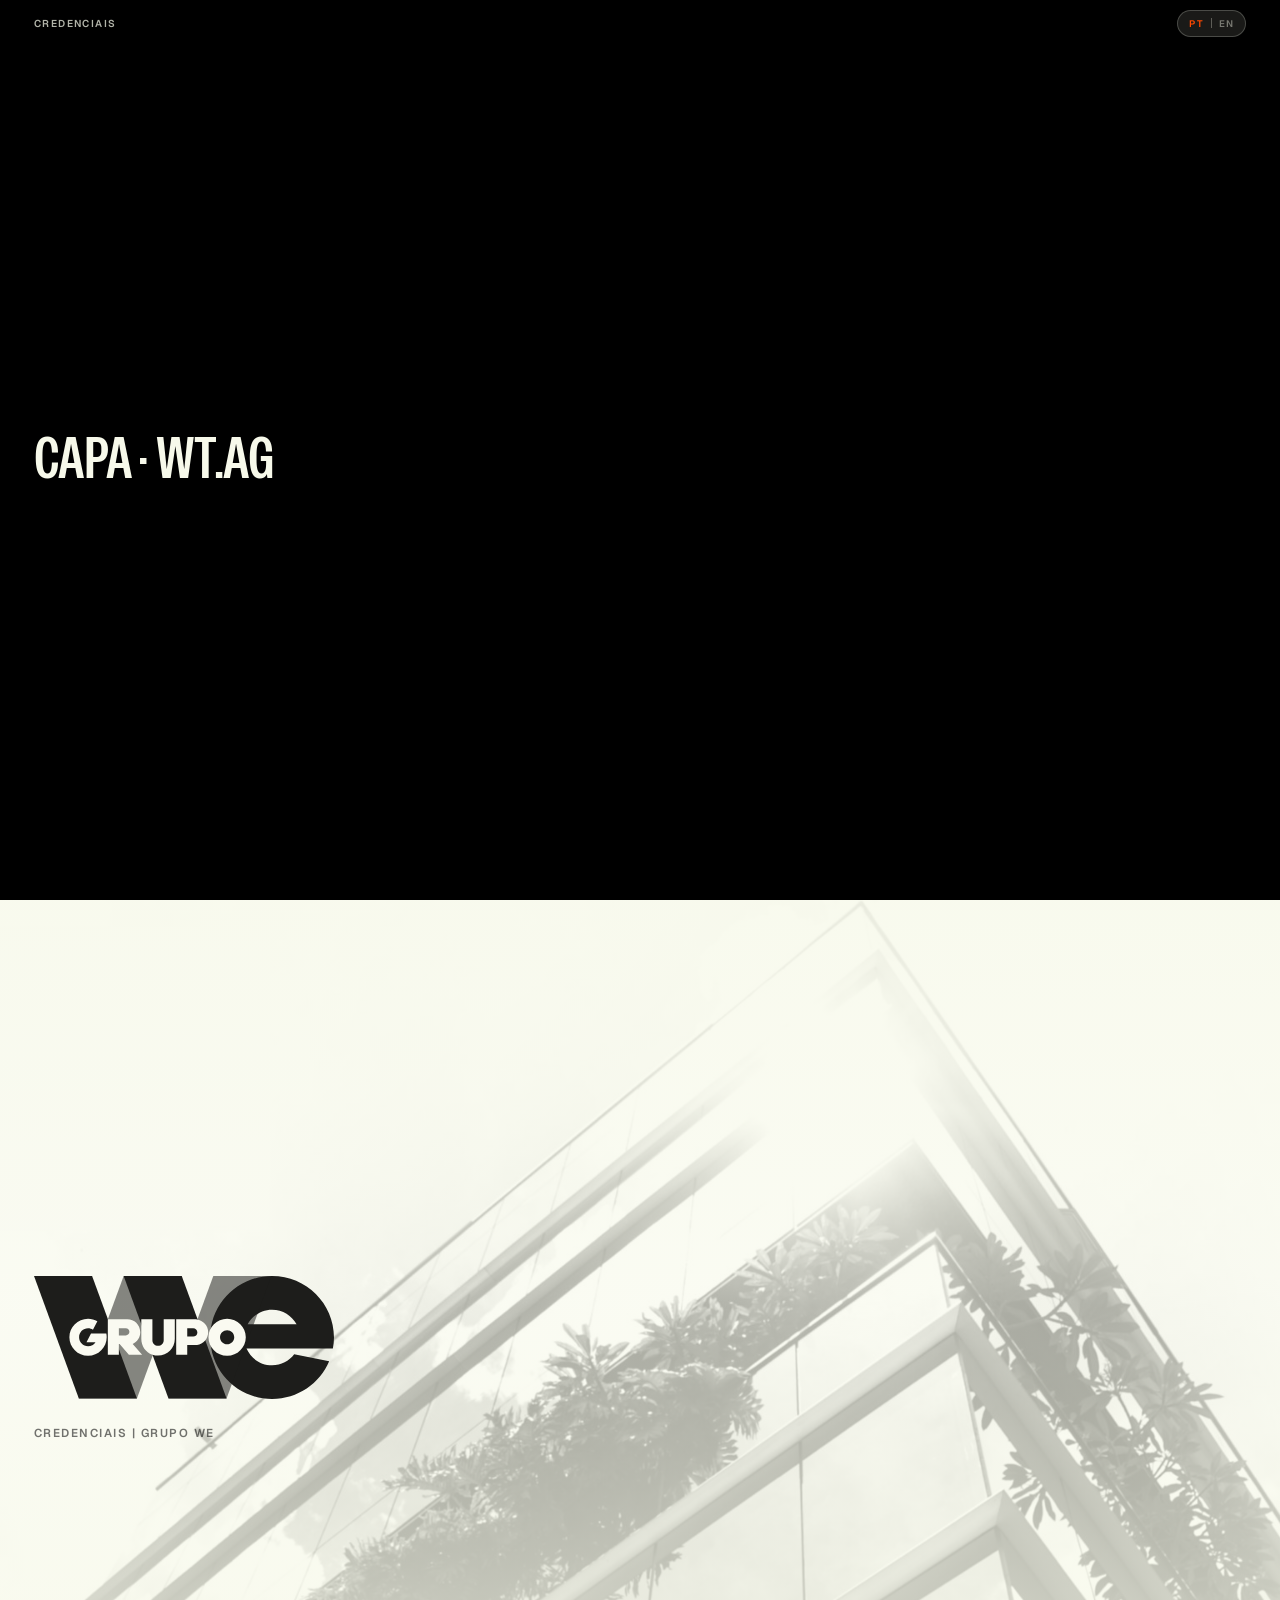
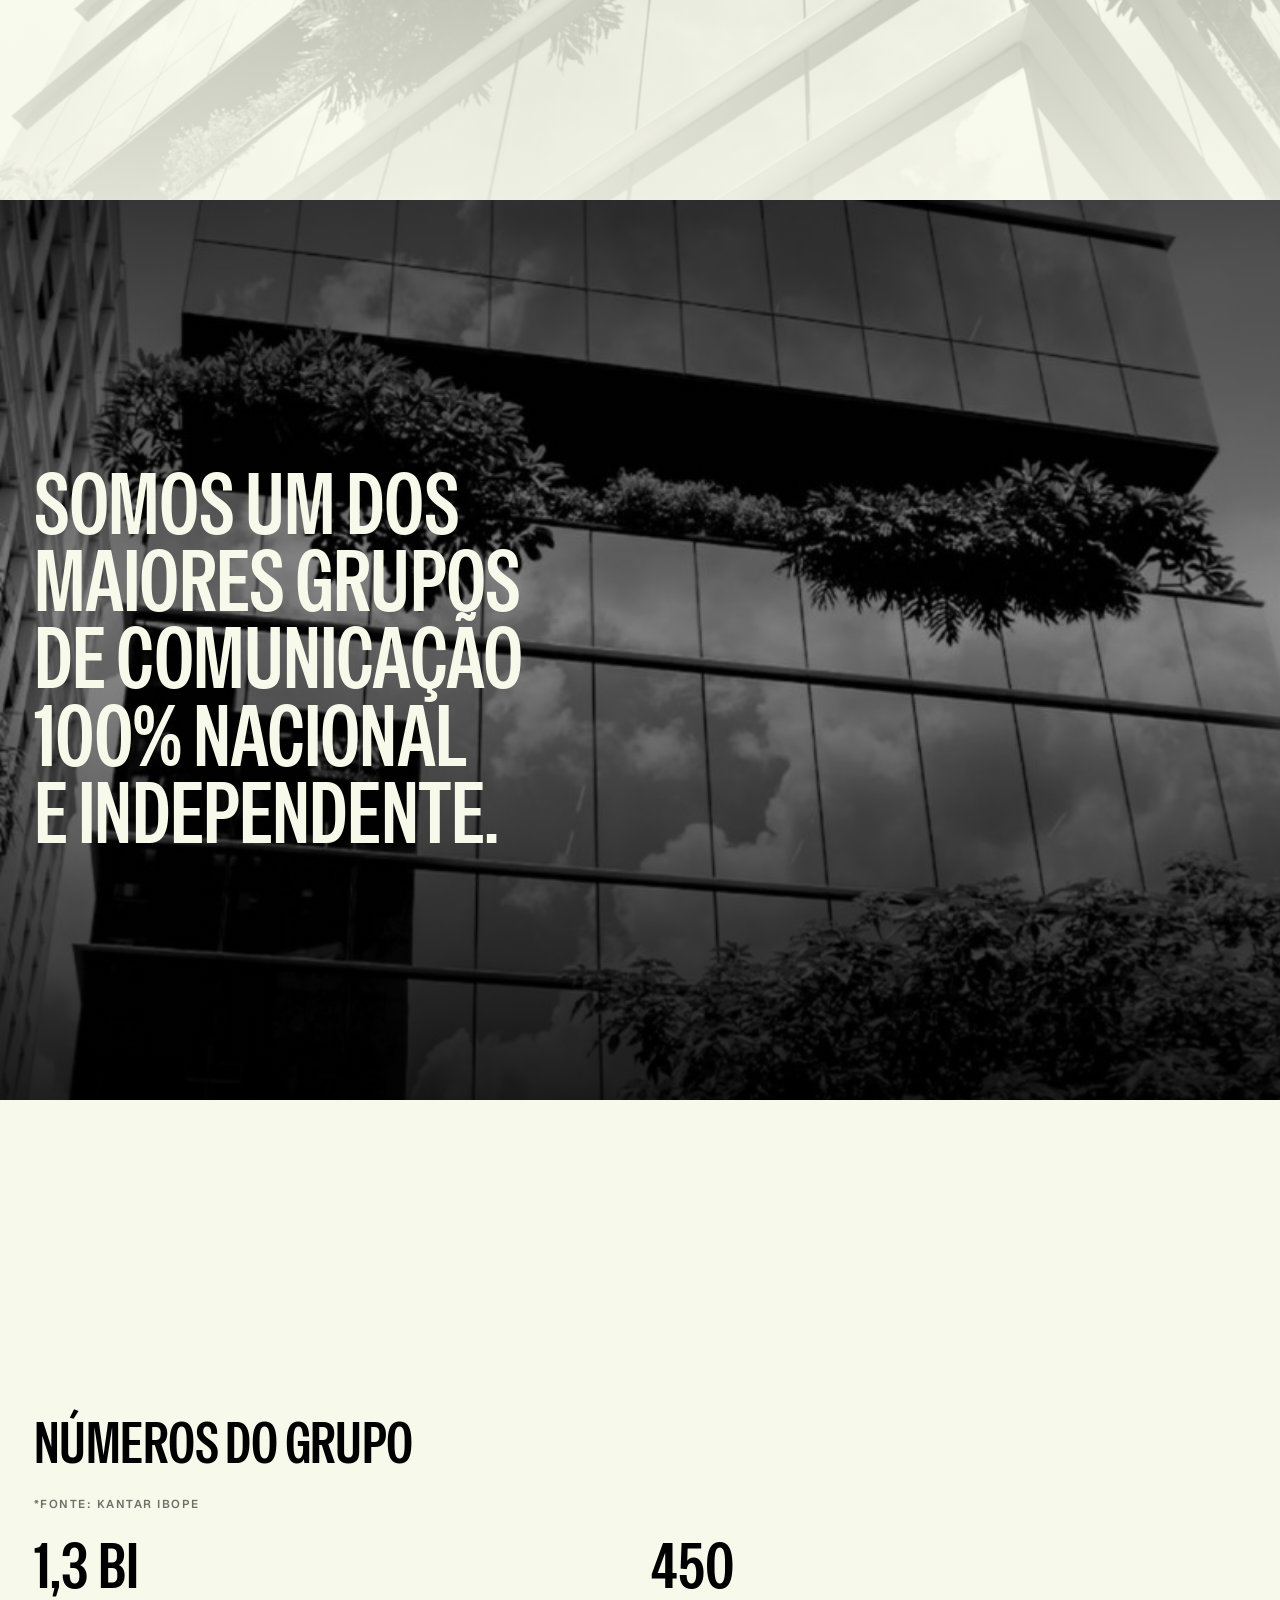
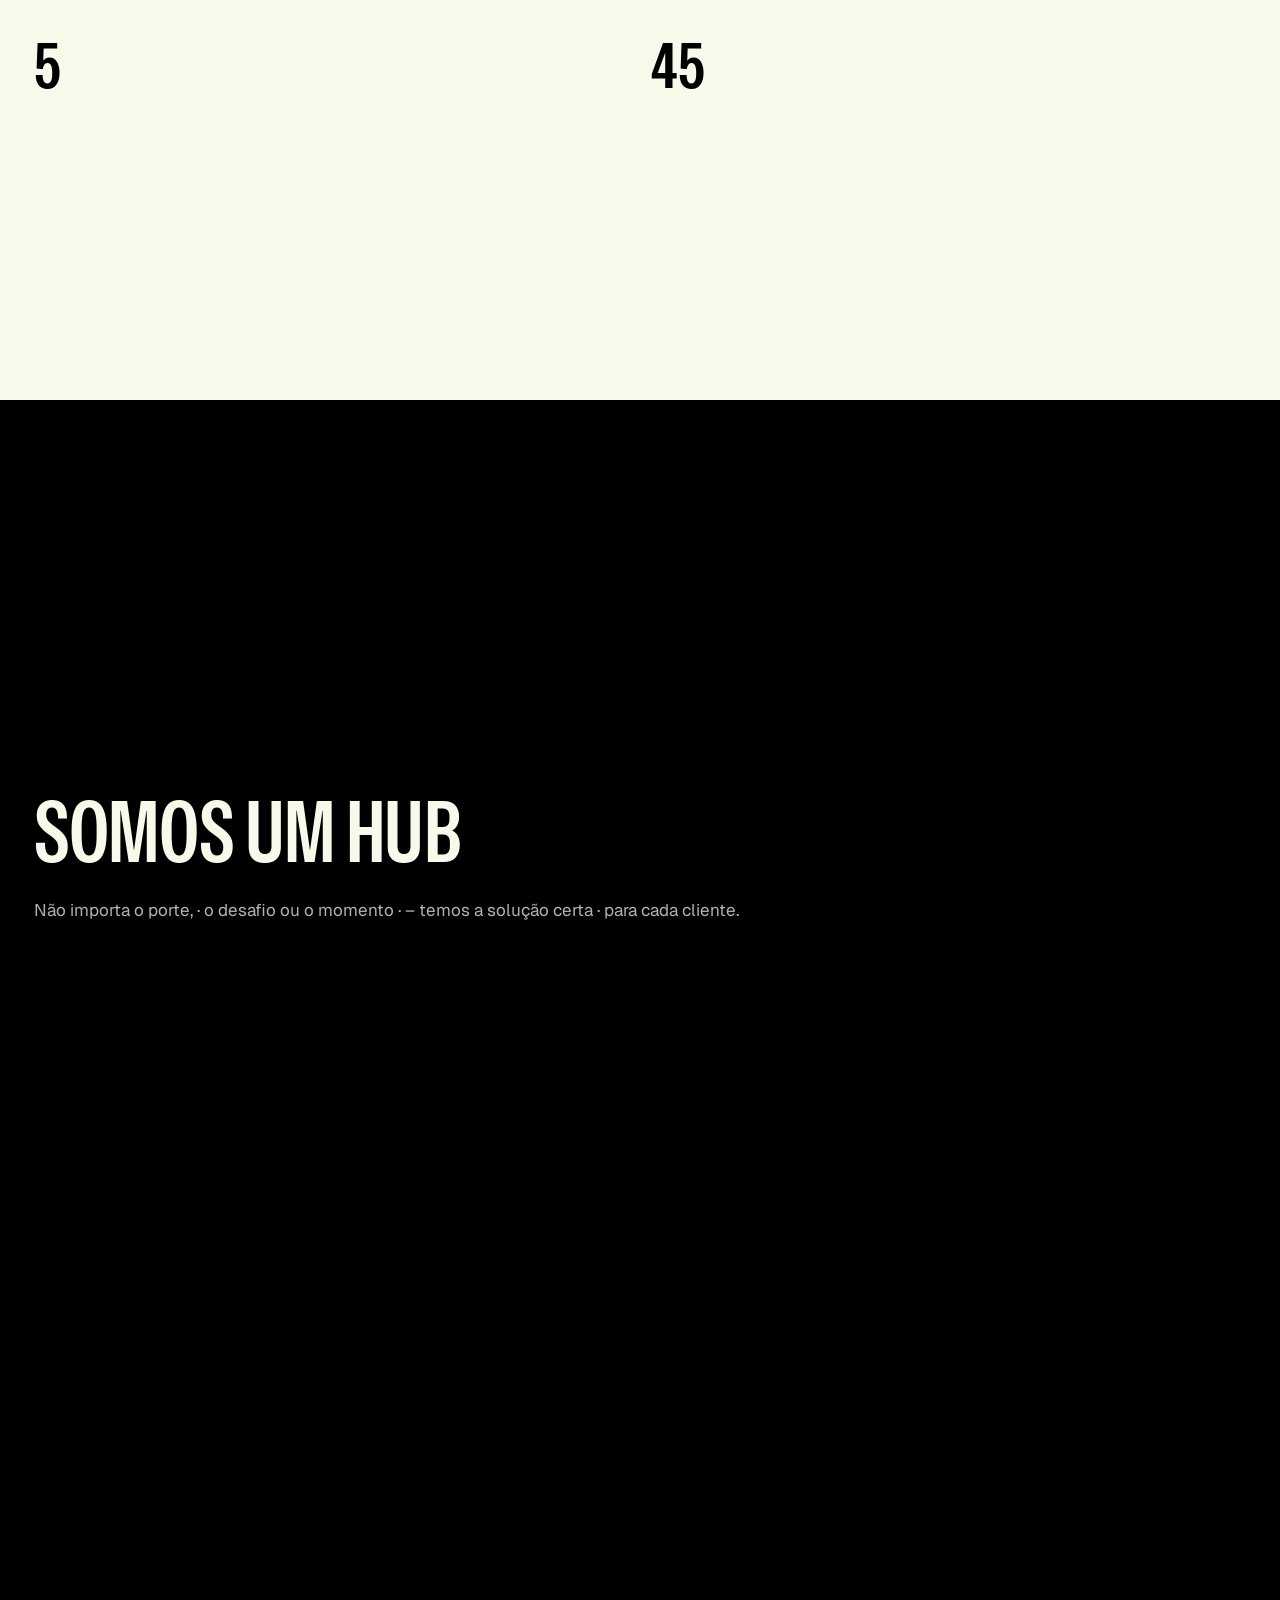
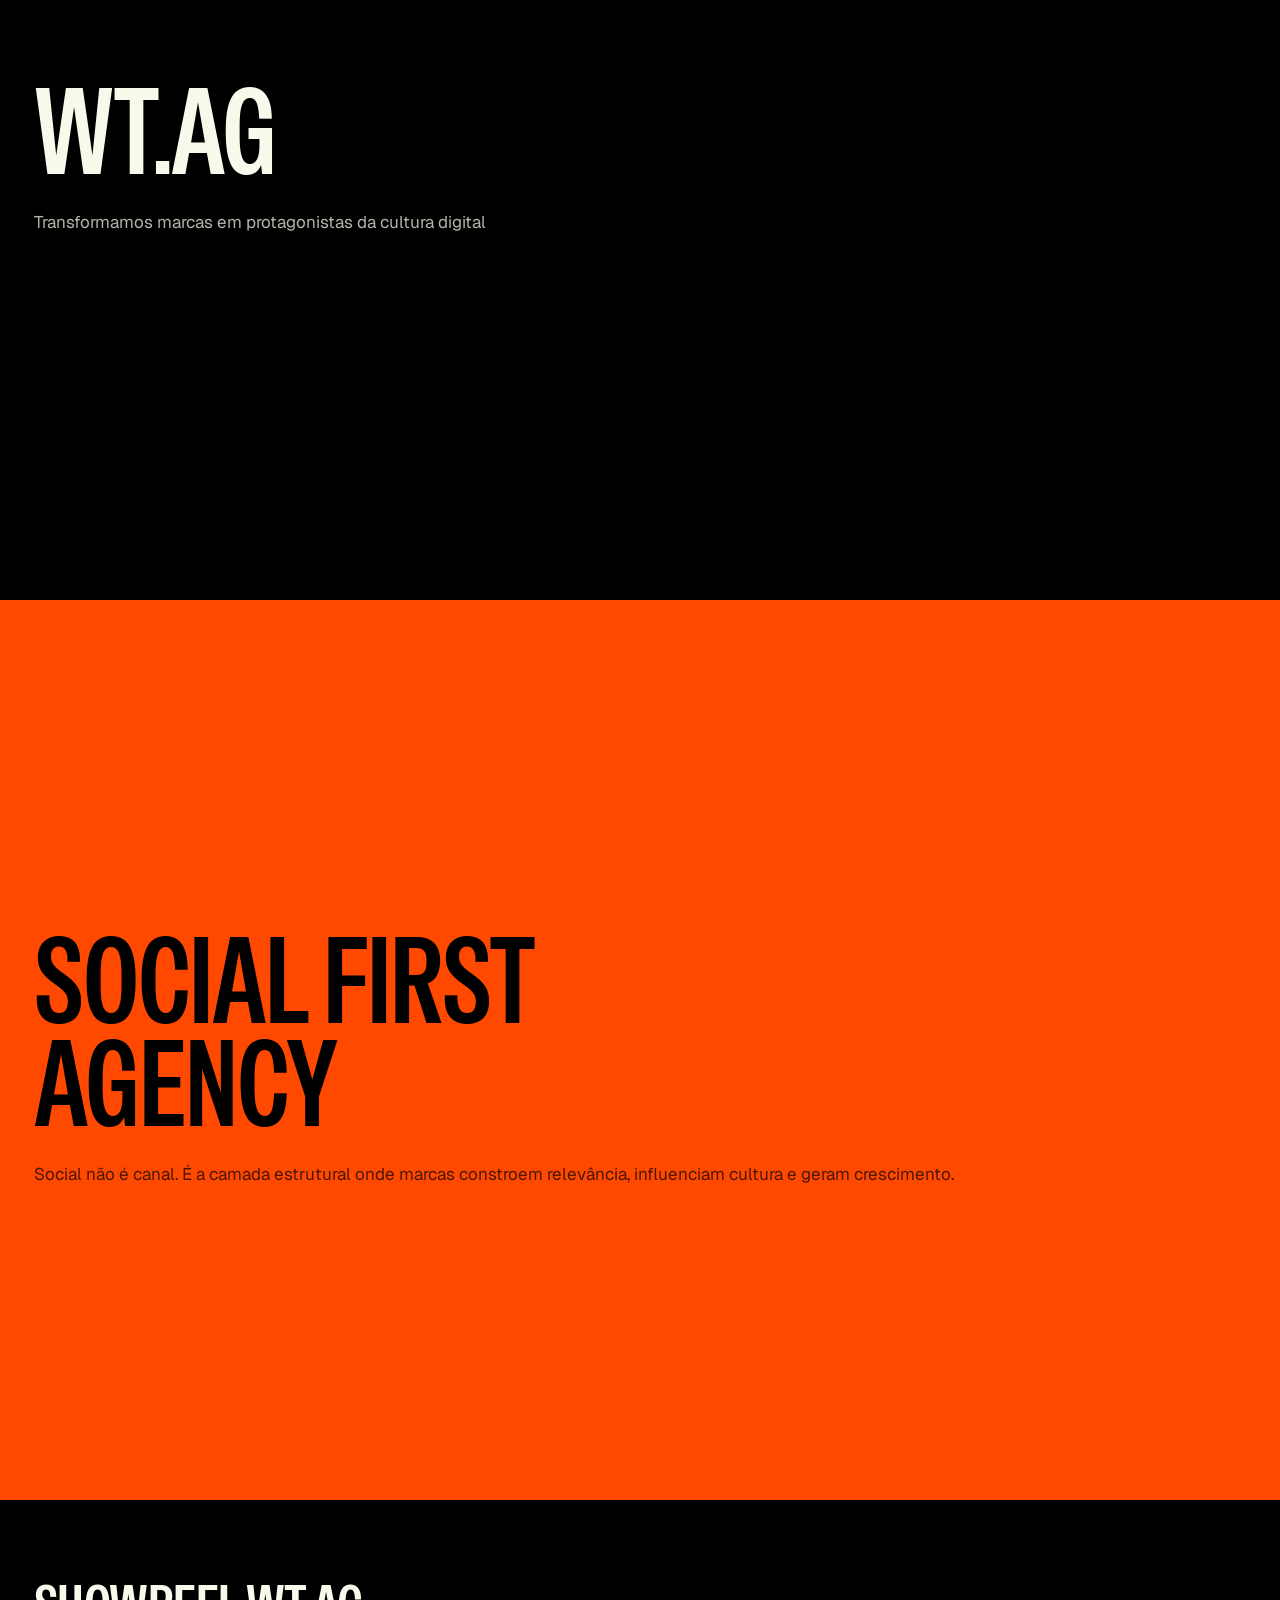
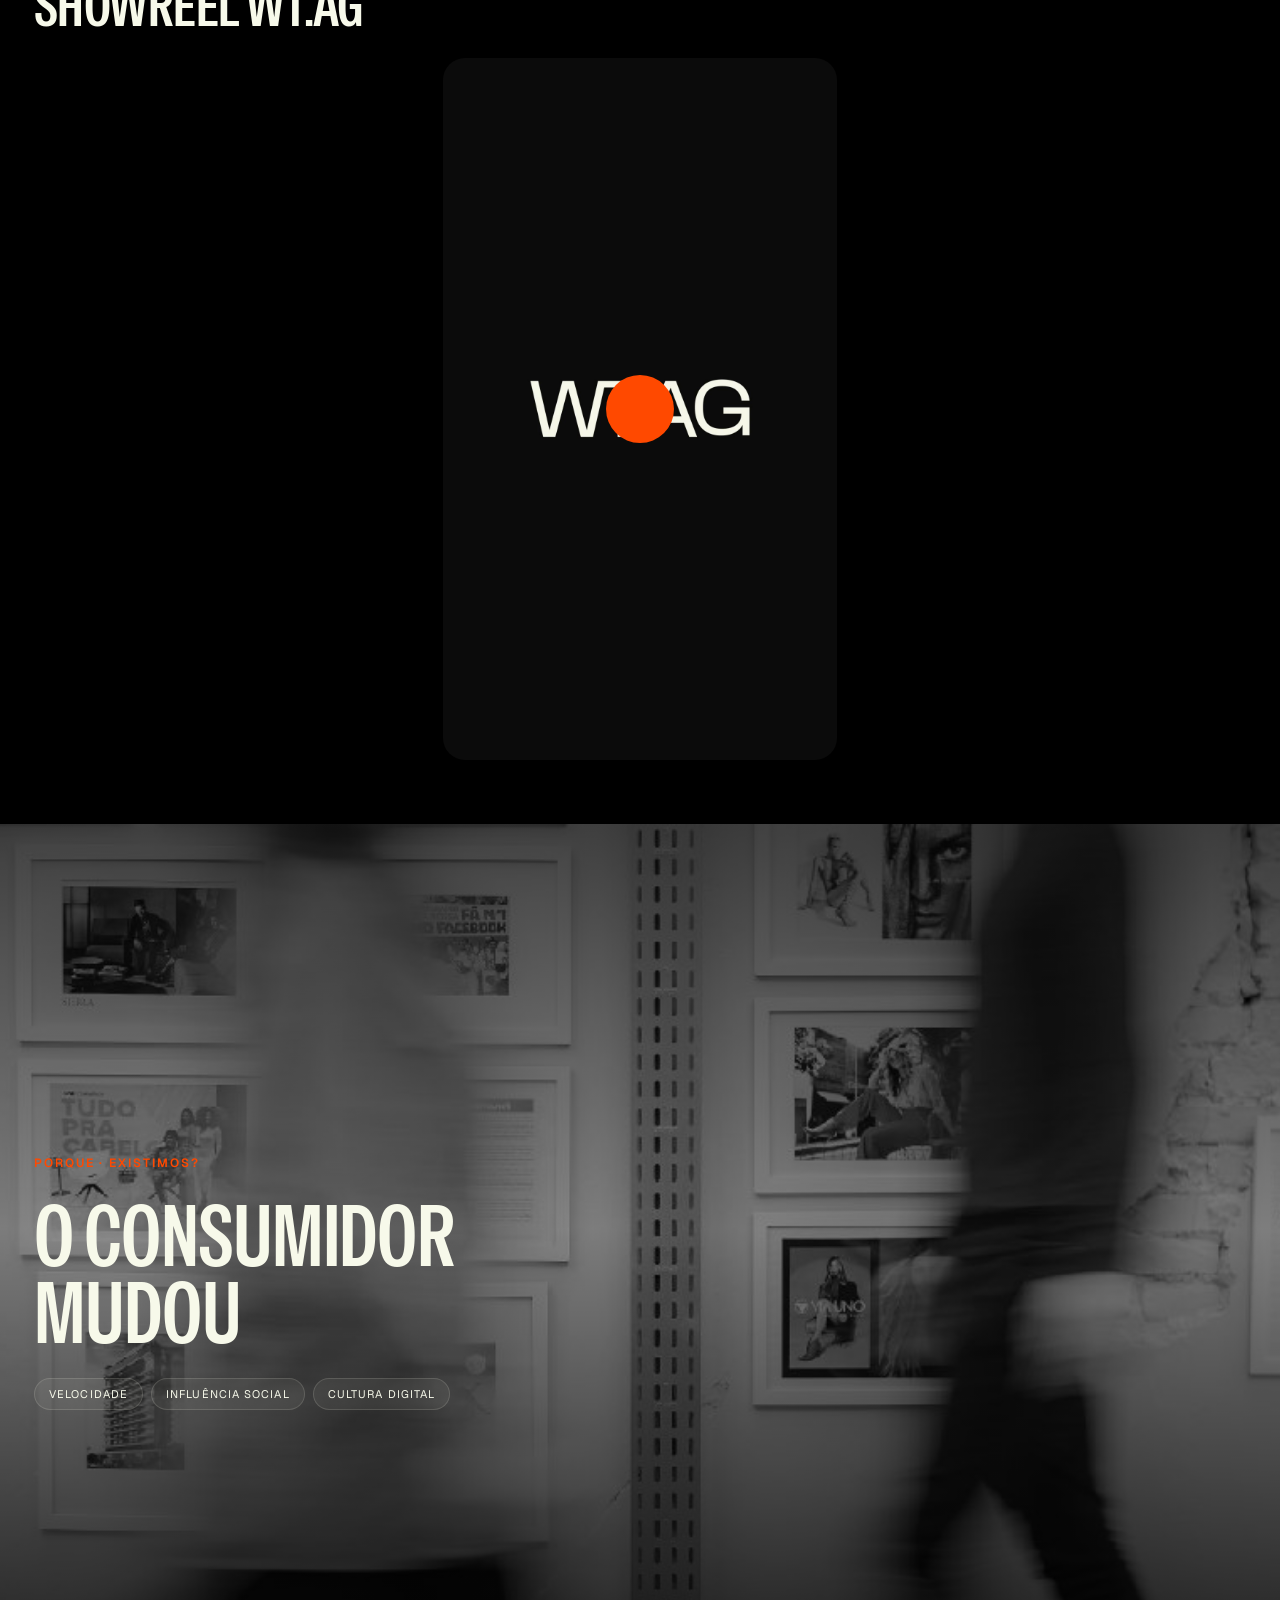
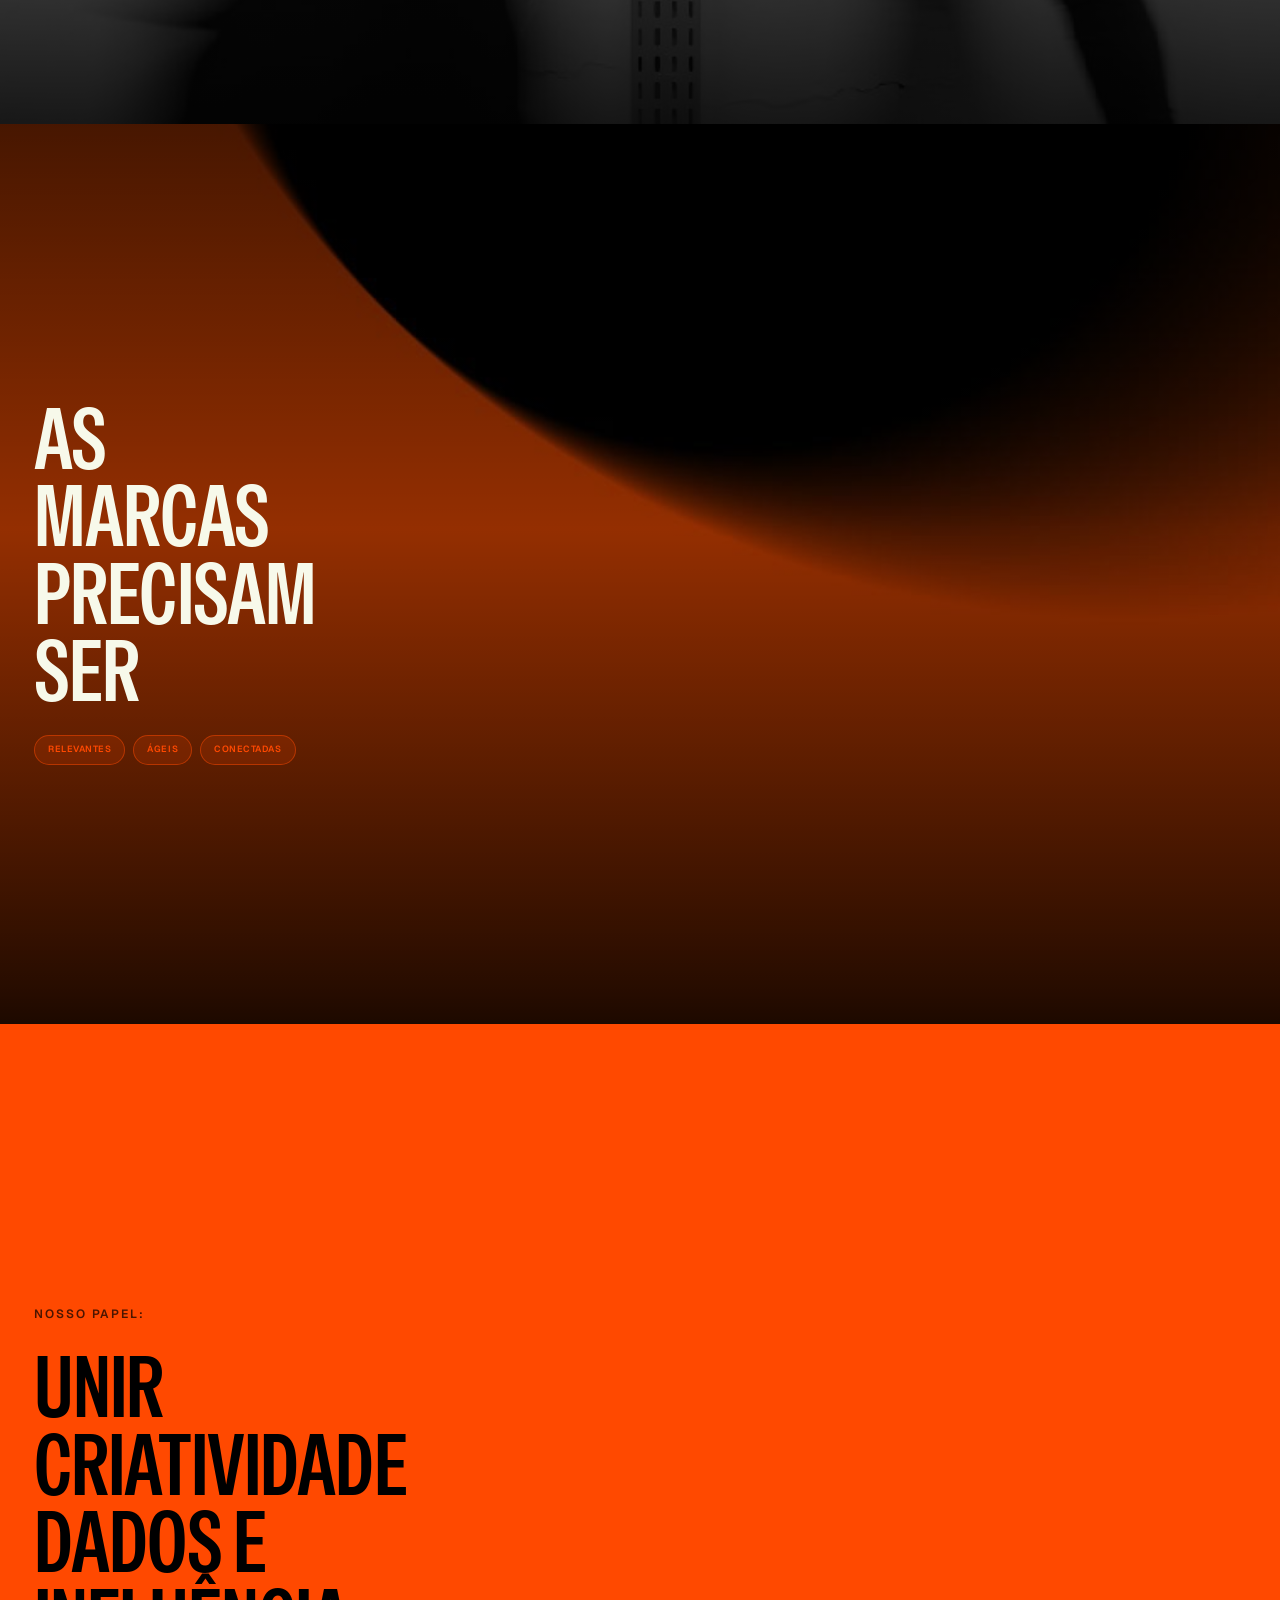
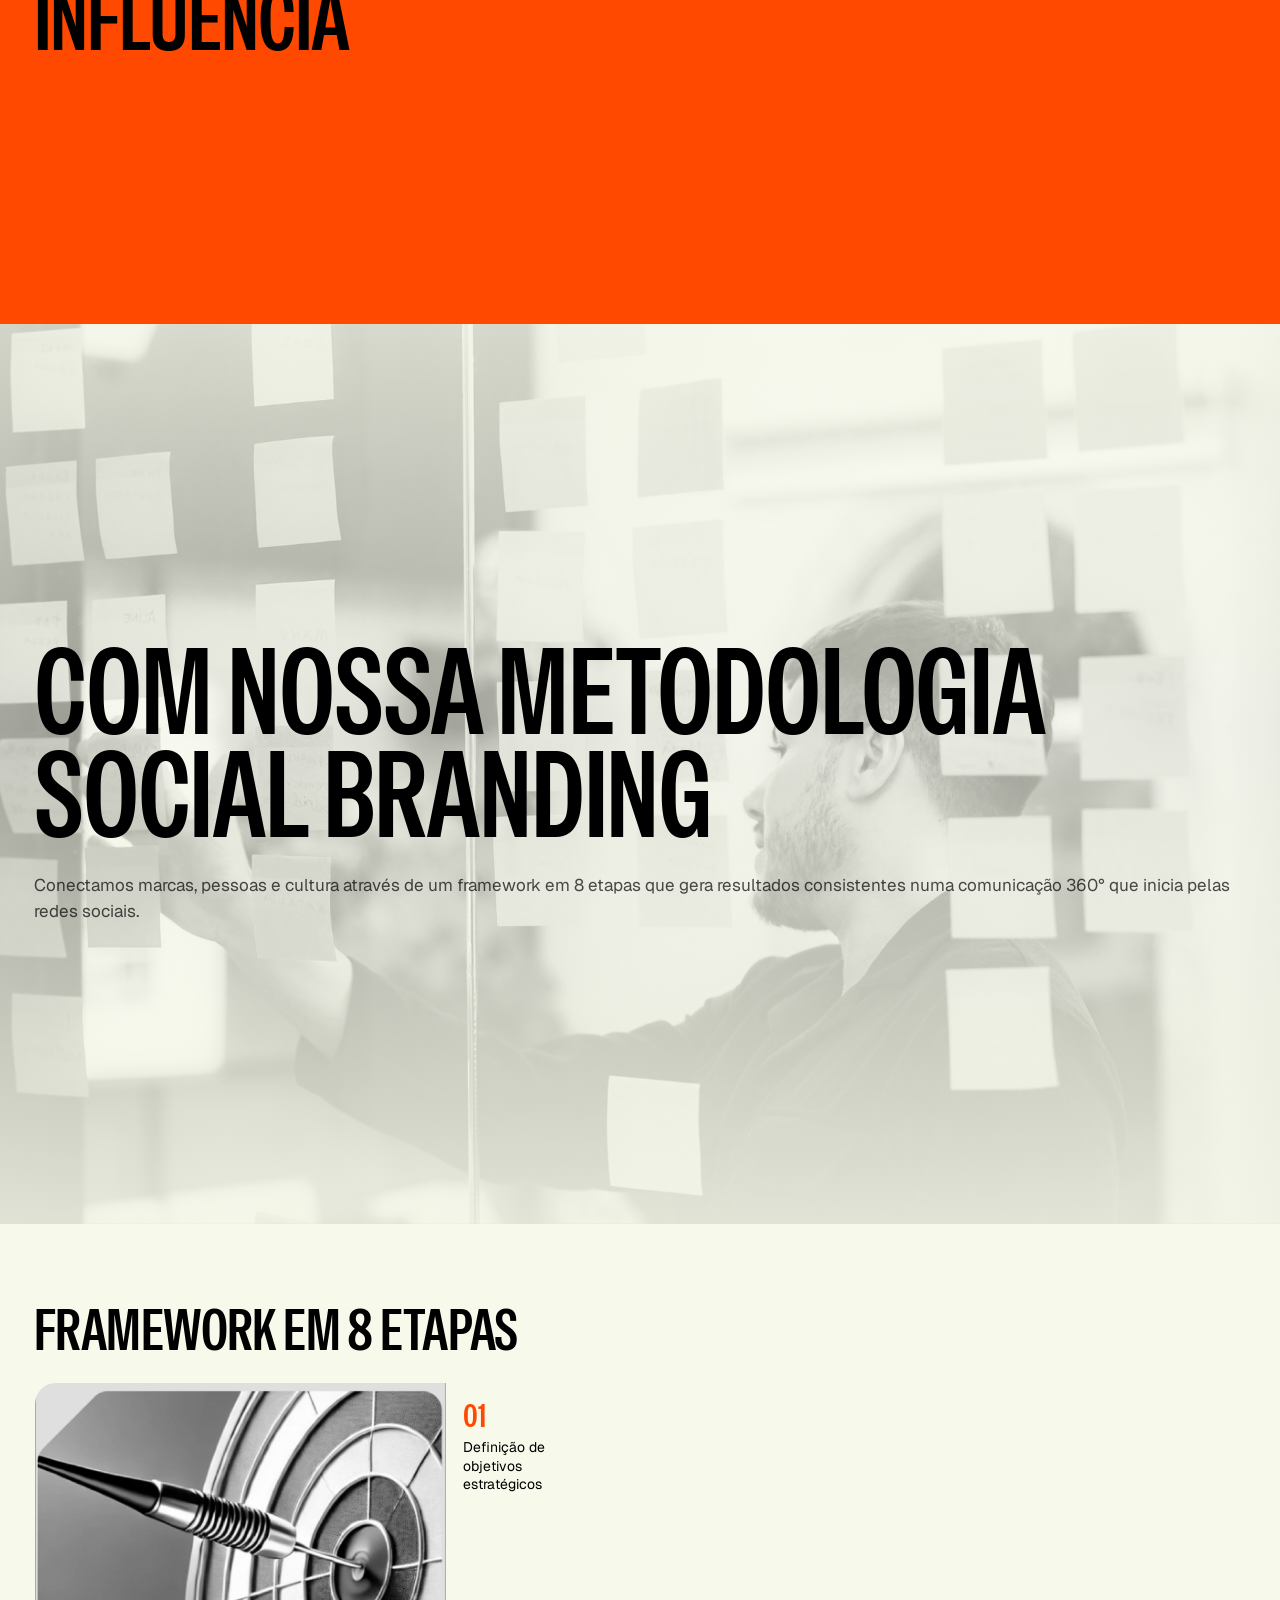
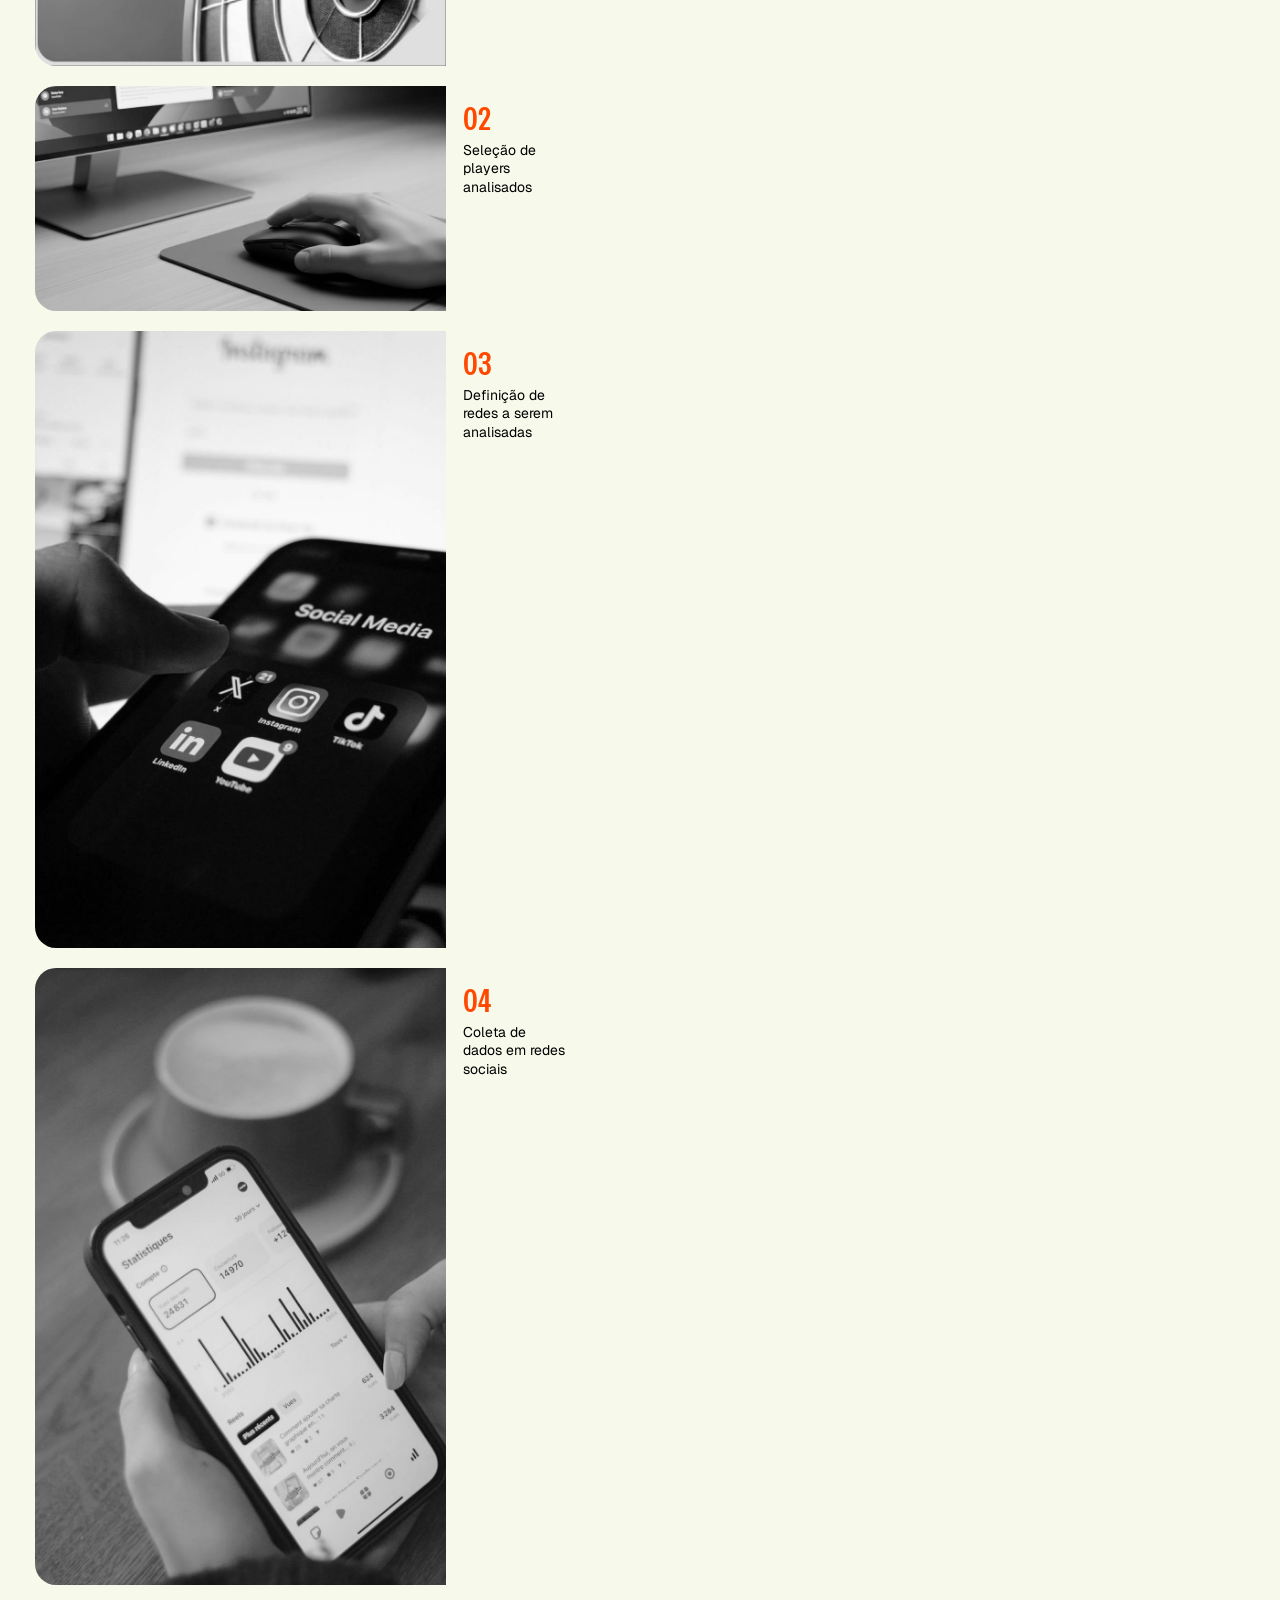
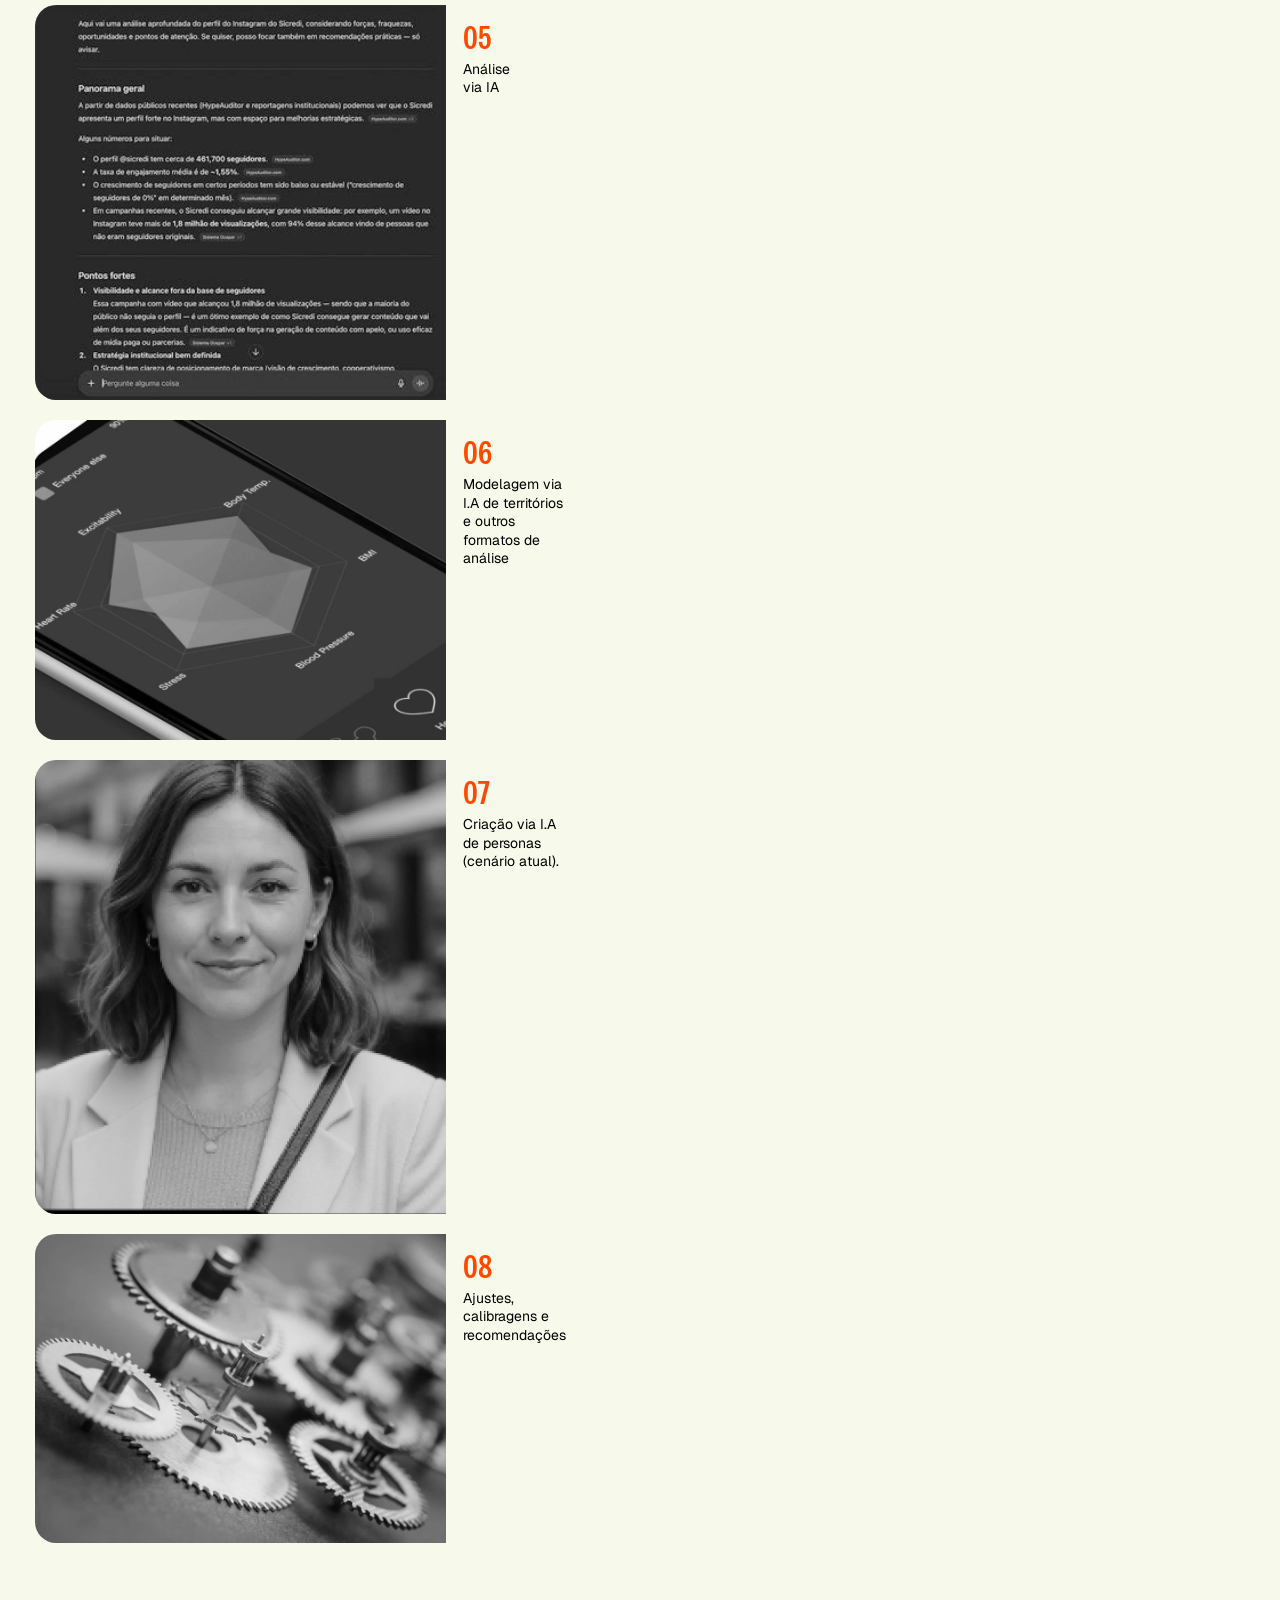
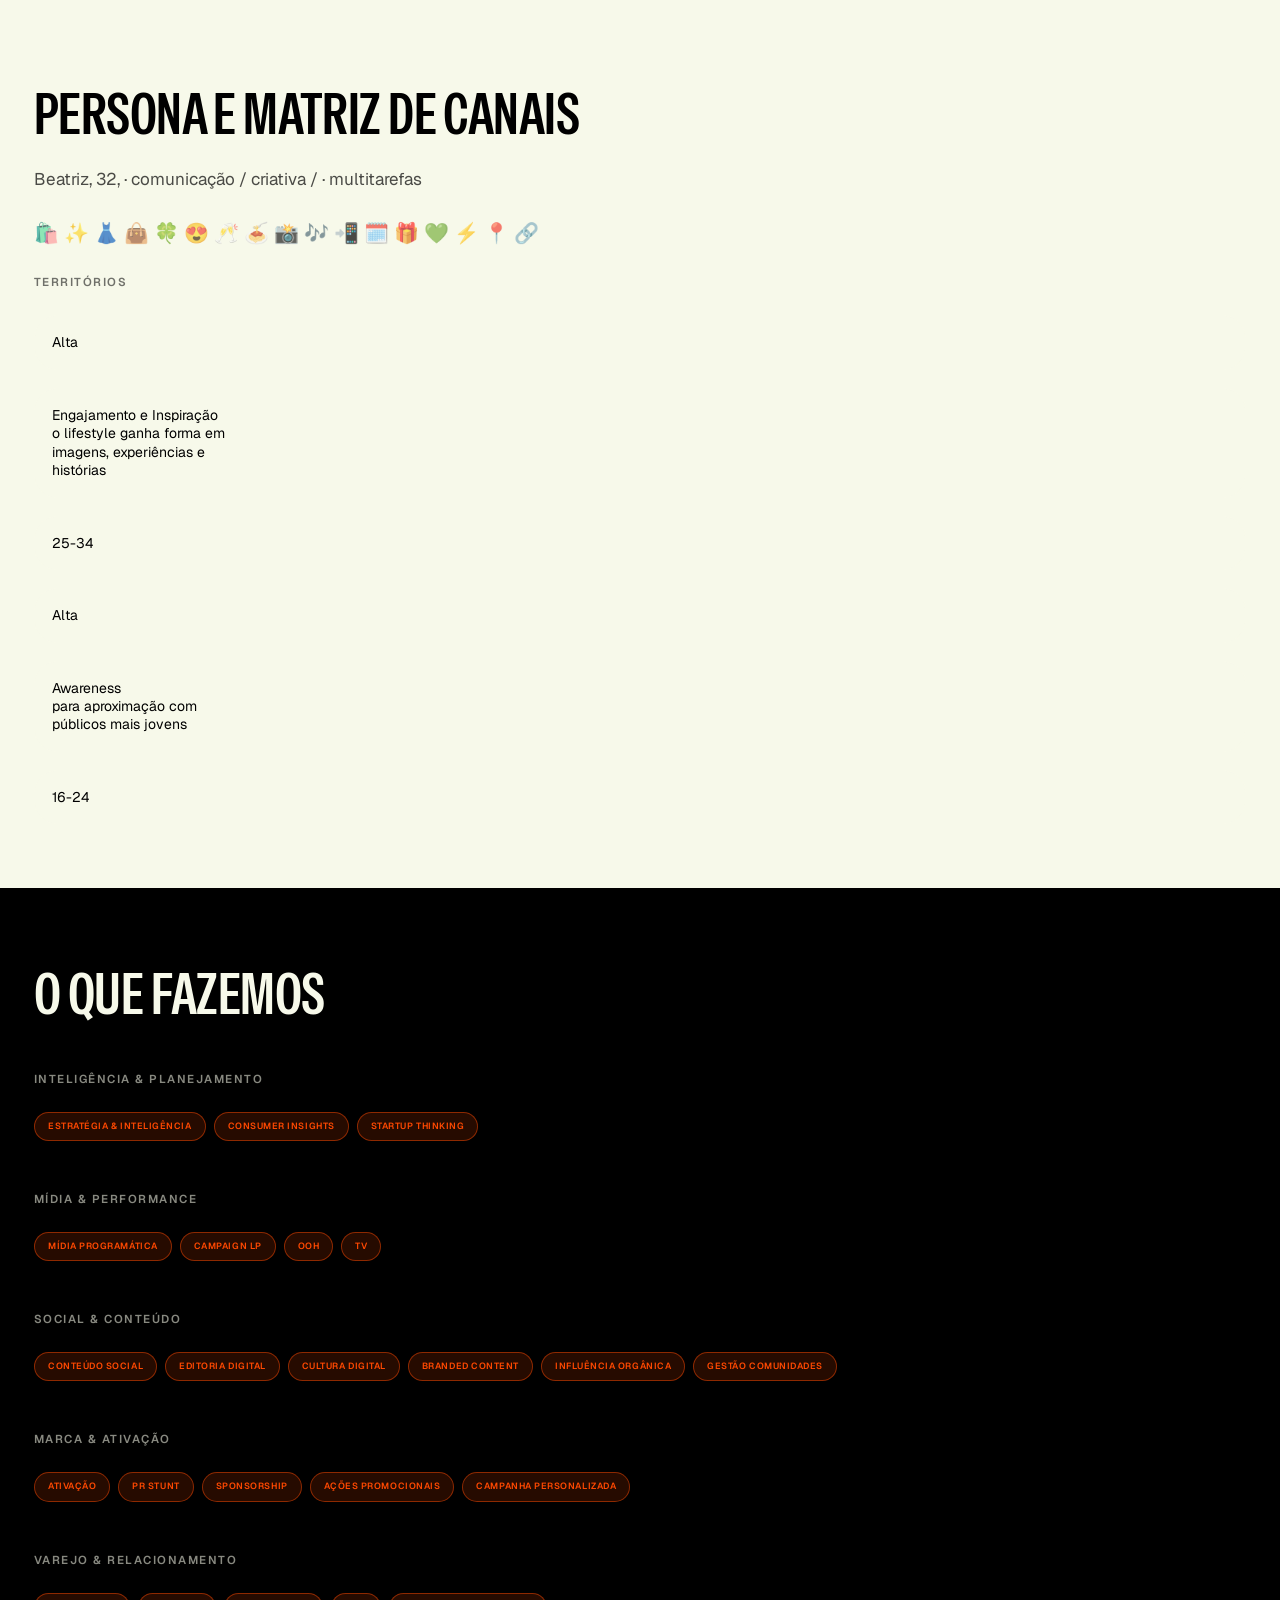
<file: mobile.html>
<!DOCTYPE html>
<html lang="pt-BR">
<head>
<meta charset="utf-8">
<meta name="viewport" content="width=device-width,initial-scale=1,viewport-fit=cover">
<title>WT.AG — Credenciais 2026</title>
<meta name="description" content="Credenciais WT.AG 2026 — Social First Agency.">
<meta name="theme-color" content="#000000">
<link rel="stylesheet" href="css/mobile.css?v=310">
</head>
<body>
<!-- ══════════════════════════════════════════════════════════════════════════
     ARQUIVO GERADO — NÃO EDITE À MÃO
     Sai de: index.html · via: python3 gerar-mobile.py
     ══════════════════════════════════════════════════════════════════════ -->
<div id="barra"></div>
<div id="topo">
  <span class="marca">Credenciais</span>
  <button class="lg" type="button" aria-label="Switch to English">
    <span data-lg="pt" class="is-on">PT</span><i></i><span data-lg="en">EN</span></button>
</div>

<section class="sec" data-titulo="Capa · WT.AG">

<h2 class="tit tit--p">Capa · WT.AG</h2>
</section>
<section class="sec sec--claro" data-titulo="Capa · Grupo WE">
<div class="sec__bg"><img data-lazy="assets/img/we/we-capa-fachada.jpg" alt=""></div>
<img style="width:min(62%,300px);height:auto" data-lazy="assets/logo/grupo-we-positivo.svg" alt="">
<div class="rot">Credenciais  |  Grupo WE</div>
</section>
<section class="sec" data-titulo="100% nacional e independente">
<div class="sec__bg"><img data-lazy="assets/img/we/we-02-foto.jpg" alt=""></div>
<h2 class="tit">Somos um dos<br>maiores grupos<br>de comunicação<br>100% nacional<br>e independente.</h2>
</section>
<section class="sec sec--claro" data-titulo="Números do Grupo">

<h2 class="tit tit--p">Números do Grupo</h2>
<div class="rot">*Fonte: Kantar Ibope</div>
<div class="nums">
<div><div class="num__v">1,3 BI</div><div class="num__r">em movimentação · de mídia*</div></div>
<div><div class="num__v">450</div><div class="num__r">profissionais · integrados</div></div>
<div><div class="num__v">5</div><div class="num__r"></div></div>
<div><div class="num__v">45</div><div class="num__r"></div></div>
</div>
</section>
<section class="sec" data-titulo="Hub de Soluções">

<h2 class="tit">Somos um hub</h2>
<p class="txt">Não importa o porte, · o desafio ou o momento · – temos a solução certa · para cada cliente.</p>
</section>
<section class="sec" data-titulo="Abertura WT.AG">

<h2 class="tit tit--g">WT.AG</h2>
<p class="txt">Transformamos marcas em protagonistas da cultura digital</p>
</section>
<section class="sec sec--laranja" data-titulo="Social First Agency">

<h2 class="tit tit--g" data-en-txt="SOCIAL FIRST AGENCY">SOCIAL FIRST<br>AGENCY</h2>
<p class="txt">Social não é canal. É a camada estrutural onde marcas constroem relevância, influenciam cultura e geram crescimento.</p>
</section>
<section class="sec" data-titulo="Showreel WT.AG">

<h2 class="tit tit--p">Showreel WT.AG</h2>
<div class="media media--9x16" data-video="assets/video/showreel-wtag2.mp4" data-legenda="Showreel WT.AG · 2026  ·  clique para reproduzir  ·  F para tela cheia"><img data-lazy="assets/img/poster-showreel2.jpg" alt=""><button class="play" type="button" aria-label="Assistir"></button></div>
</section>
<section class="sec" data-titulo="O Consumidor Mudou">
<div class="sec__bg"><img data-lazy="assets/img/s08-galeria.jpg" alt=""></div>
<div class="kick">PORQUE · EXISTIMOS?</div>
<h2 class="tit" data-en-txt="THE CONSUMER CHANGED">O CONSUMIDOR<br>MUDOU</h2>
<div class="reperc"><span class="veiculo" style="padding:8px 14px;font-size:11px;letter-spacing:.1em;text-transform:uppercase">Velocidade</span><span class="veiculo" style="padding:8px 14px;font-size:11px;letter-spacing:.1em;text-transform:uppercase">Influência Social</span><span class="veiculo" style="padding:8px 14px;font-size:11px;letter-spacing:.1em;text-transform:uppercase">Cultura Digital</span></div>
</section>
<section class="sec" data-titulo="As Marcas Precisam Ser">
<div class="sec__bg"><img data-lazy="assets/img/s09-degrade-organico.jpg" alt=""></div>
<h2 class="tit" data-en-txt="BRANDS NEED TO BE">AS<br>MARCAS<br>PRECISAM<br>SER</h2>
<div class="reperc"><span class="premio"><em style="max-width:none">Relevantes</em></span><span class="premio"><em style="max-width:none">Ágeis</em></span><span class="premio"><em style="max-width:none">Conectadas</em></span></div>
</section>
<section class="sec sec--laranja" data-titulo="Unir Criatividade, Dados e Influência">

<div class="kick">Nosso papel:</div>
<h2 class="tit" data-en-txt="UNITING CREATIVITY, DATA AND INFLUENCE">UNIR<br>CRIATIVIDADE<br>DADOS E<br>INFLUÊNCIA</h2>
</section>
<section class="sec sec--claro" data-titulo="Metodologia Social Branding">
<div class="sec__bg"><img data-lazy="assets/img/s11-brainstorm.jpg" alt=""></div>
<h2 class="tit tit--g" data-en-txt="WITH OUR SOCIAL BRANDING METHODOLOGY">COM NOSSA METODOLOGIA<br>SOCIAL BRANDING</h2>
<p class="txt">Conectamos marcas, pessoas e cultura através de um framework em 8 etapas que gera resultados consistentes numa comunicação 360° que inicia pelas redes sociais.</p>
</section>
<section class="sec sec--claro sec--auto" data-titulo="Framework em 8 Etapas">

<h2 class="tit tit--p">Framework em 8 Etapas</h2>
<div class="cards">
<div class="card"><div class="card__win"><img data-lazy="assets/img/framework/etapa-01.jpg" alt=""></div><div class="card__body"><span class="card__n">01</span><span class="card__lb">Definição de<br>objetivos<br>estratégicos</span></div></div>
<div class="card"><div class="card__win"><img data-lazy="assets/img/framework/etapa-02.jpg" alt=""></div><div class="card__body"><span class="card__n">02</span><span class="card__lb">Seleção de<br>players<br>analisados</span></div></div>
<div class="card"><div class="card__win"><img data-lazy="assets/img/framework/etapa-03.jpg" alt=""></div><div class="card__body"><span class="card__n">03</span><span class="card__lb">Definição de<br>redes a serem<br>analisadas</span></div></div>
<div class="card"><div class="card__win"><img data-lazy="assets/img/framework/etapa-04.jpg" alt=""></div><div class="card__body"><span class="card__n">04</span><span class="card__lb">Coleta de<br>dados em redes<br>sociais</span></div></div>
<div class="card"><div class="card__win"><img data-lazy="assets/img/framework/etapa-05.jpg" alt=""></div><div class="card__body"><span class="card__n">05</span><span class="card__lb">Análise<br>via IA</span></div></div>
<div class="card"><div class="card__win"><img data-lazy="assets/img/framework/etapa-06.jpg" alt=""></div><div class="card__body"><span class="card__n">06</span><span class="card__lb">Modelagem via<br>I.A de territórios<br>e outros<br>formatos de<br>análise</span></div></div>
<div class="card"><div class="card__win"><img data-lazy="assets/img/framework/etapa-07.jpg" alt=""></div><div class="card__body"><span class="card__n">07</span><span class="card__lb">Criação via I.A<br>de personas<br>(cenário atual).</span></div></div>
<div class="card"><div class="card__win"><img data-lazy="assets/img/framework/etapa-08.jpg" alt=""></div><div class="card__body"><span class="card__n">08</span><span class="card__lb">Ajustes,<br>calibragens e<br>recomendações</span></div></div>
</div>
</section>
<section class="sec sec--claro sec--auto" data-titulo="Persona e Matriz de Canais">

<h2 class="tit tit--p">Persona e Matriz de Canais</h2>
<p class="txt">Beatriz, 32, · comunicação / criativa / · multitarefas</p>
<div class="txt" style="font-size:20px;line-height:1.5">🛍️ ✨ 👗 👜 🍀 😍 🥂 🍝 📸 🎶 📲 🗓️ 🎁 💚 ⚡ 📍 🔗</div>
<div><div class="rot">Territórios</div><div class="reperc"></div></div>
<div class="cards">
<div class="card"><div class="card__body"><span class="card__lb">Alta</span></div></div>
<div class="card"><div class="card__body"><span class="card__lb">Engajamento e Inspiração<br>o lifestyle ganha forma em<br>imagens, experiências e<br>histórias</span></div></div>
<div class="card"><div class="card__body"><span class="card__lb">25-34</span></div></div>
<div class="card"><div class="card__body"><span class="card__lb">Alta</span></div></div>
<div class="card"><div class="card__body"><span class="card__lb">Awareness<br>para aproximação com<br>públicos mais jovens</span></div></div>
<div class="card"><div class="card__body"><span class="card__lb">16-24</span></div></div>
</div>
</section>
<section class="sec sec--auto" data-titulo="O Que Fazemos">
<h2 class="tit tit--p">O Que Fazemos</h2>
<div class="rot" style="margin-top:24px">Inteligência &amp; Planejamento</div>
<div class="reperc"><span class="premio"><em style="max-width:none">Estratégia &amp; Inteligência</em></span><span class="premio"><em style="max-width:none">Consumer Insights</em></span><span class="premio"><em style="max-width:none">Startup Thinking</em></span></div>
<div class="rot" style="margin-top:24px">Mídia &amp; Performance</div>
<div class="reperc"><span class="premio"><em style="max-width:none">Mídia Programática</em></span><span class="premio"><em style="max-width:none">Campaign LP</em></span><span class="premio"><em style="max-width:none">OOH</em></span><span class="premio"><em style="max-width:none">TV</em></span></div>
<div class="rot" style="margin-top:24px">Social &amp; Conteúdo</div>
<div class="reperc"><span class="premio"><em style="max-width:none">Conteúdo Social</em></span><span class="premio"><em style="max-width:none">Editoria Digital</em></span><span class="premio"><em style="max-width:none">Cultura Digital</em></span><span class="premio"><em style="max-width:none">Branded content</em></span><span class="premio"><em style="max-width:none">Influência Orgânica</em></span><span class="premio"><em style="max-width:none">Gestão Comunidades</em></span></div>
<div class="rot" style="margin-top:24px">Marca &amp; Ativação</div>
<div class="reperc"><span class="premio"><em style="max-width:none">Ativação</em></span><span class="premio"><em style="max-width:none">PR Stunt</em></span><span class="premio"><em style="max-width:none">Sponsorship</em></span><span class="premio"><em style="max-width:none">Ações Promocionais</em></span><span class="premio"><em style="max-width:none">Campanha Personalizada</em></span></div>
<div class="rot" style="margin-top:24px">Varejo &amp; Relacionamento</div>
<div class="reperc"><span class="premio"><em style="max-width:none">Varejo / CTA</em></span><span class="premio"><em style="max-width:none">Merchan</em></span><span class="premio"><em style="max-width:none">E-commerce</em></span><span class="premio"><em style="max-width:none">CRM</em></span><span class="premio"><em style="max-width:none">Operação sob Demanda</em></span></div>
</section>
<section class="sec sec--claro sec--auto" id="m-s-parceiras" style="--acento:#2B7FFF" data-titulo="Marcas Parceiras">

<h2 class="tit" data-en-txt="TOGETHER WITH&lt;br&gt;BRANDS&lt;br&gt;THAT&lt;br&gt;BELIEVE&lt;br&gt;IN THE SAME&lt;br&gt;AS WE DO.">JUNTO COM<br>MARCAS<br>QUE<br>ACREDITAM<br>NO MESMO<br>QUE NÓS.</h2>
<div class="logos">
<div class="logo"><img data-lazy="assets/img/logos-partners/multiplan.png" alt="Multiplan"></div>
<div class="logo"><img data-lazy="assets/img/logos-partners/odontoprev.png" alt="Odontoprev"></div>
<div class="logo"><img data-lazy="assets/img/logos-partners/fleury.png" alt="Fleury"></div>
<div class="logo"><img data-lazy="assets/img/logos-partners/keeta.png" alt="Keeta"></div>
<div class="logo"><img data-lazy="assets/img/logos-partners/bridgestone.png" alt="Bridgestone"></div>
<div class="logo"><img data-lazy="assets/img/logos-partners/magalu.png" alt="Magalu"></div>
<div class="logo"><img data-lazy="assets/img/logos-partners/syngenta.png" alt="Syngenta"></div>
<div class="logo"><img data-lazy="assets/img/logos-partners/calvin-klein.png" alt="Calvin Klein"></div>
<div class="logo"><img data-lazy="assets/img/logos-partners/movado.png" alt="Movado"></div>
<div class="logo"><img data-lazy="assets/img/logos-partners/sicredi.png" alt="Sicredi"></div>
<div class="logo"><img data-lazy="assets/img/logos-partners/gol.png" alt="GOL"></div>
<div class="logo"><img data-lazy="assets/img/logos-partners/lello.png" alt="Lello Condomínios"></div>
<div class="logo"><img data-lazy="assets/img/logos-partners/brasilux.png" alt="Brasilux Tintas"></div>
<div class="logo"><img data-lazy="assets/img/logos-partners/nurnberg-messe.png" alt="Nürnberg Messe"></div>
<div class="logo"><img data-lazy="assets/img/logos-partners/sao-judas.png" alt="São Judas Universidade"></div>
<div class="logo"><img data-lazy="assets/img/logos-partners/abicalcados.png" alt="Abicalçados"></div>
</div>
</section>
<section class="sec" data-titulo="Divisor · Nosso Time">
<h2 class="tit tit--g">NOSSO TIME</h2>
</section>
<section class="sec sec--auto" data-titulo="Nosso Time">

<div class="kick">Quem faz a WT.AG acontecer</div>
<h2 class="tit tit--g" data-en-txt="OUR TEAM">NOSSO TIME</h2>
<p class="txt">Direção e lideranças de criação, mídia, dados, influência, atendimento e financeiro. É essa camada que transforma a estratégia em rotina — e a rotina em resultado.</p>
<div class="gente">
<div class="pessoa"><img data-lazy="assets/img/time/lucas-feltes.jpg" alt="Lucas Feltes"><span class="pessoa__leg"><span class="pessoa__c">CEO</span><span class="pessoa__n">Lucas Feltes</span></span></div>
<div class="pessoa"><img data-lazy="assets/img/time/bruno-luiz.jpg" alt="Bruno Luiz"><span class="pessoa__leg"><span class="pessoa__c">COO</span><span class="pessoa__n">Bruno Luiz</span></span></div>
<div class="pessoa"><img data-lazy="assets/img/time/dudu-rodrigues.jpg" alt="Dudu Rodrigues"><span class="pessoa__leg"><span class="pessoa__c">CCO</span><span class="pessoa__n">Dudu Rodrigues</span></span></div>
<div class="pessoa"><img data-lazy="assets/img/time/mariane-fernandes.jpg" alt="Mariane Fernandes"><span class="pessoa__leg"><span class="pessoa__c">Account Director</span><span class="pessoa__n">Mariane Fernandes</span></span></div>
<div class="pessoa"><img data-lazy="assets/img/time/felipe-andrade.jpg" alt="Felipe Andrade"><span class="pessoa__leg"><span class="pessoa__c">Executive Creative Director</span><span class="pessoa__n">Felipe Andrade</span></span></div>
<div class="pessoa"><img data-lazy="assets/img/time/tatiane-moraes.jpg" alt="Tatiane Moraes"><span class="pessoa__leg"><span class="pessoa__c">Finance Coordinator</span><span class="pessoa__n">Tatiane Moraes</span></span></div>
<div class="pessoa"><img data-lazy="assets/img/time/rudinei-picinini.jpg" alt="Rudinei Picinini"><span class="pessoa__leg"><span class="pessoa__c">B.I. Leader</span><span class="pessoa__n">Rudinei Picinini</span></span></div>
<div class="pessoa"><img data-lazy="assets/img/time/graziele-brand.jpg" alt="Graziele Brand"><span class="pessoa__leg"><span class="pessoa__c">Account Manager</span><span class="pessoa__n">Graziele Brand</span></span></div>
<div class="pessoa"><img data-lazy="assets/img/time/gabriel-magalhaes.jpg" alt="Gabriel Magalhães"><span class="pessoa__leg"><span class="pessoa__c">Media Director</span><span class="pessoa__n">Gabriel Magalhães</span></span></div>
<div class="pessoa"><img data-lazy="assets/img/time/aline-felix.jpg" alt="Aline Felix"><span class="pessoa__leg"><span class="pessoa__c">Influencer Lead</span><span class="pessoa__n">Aline Felix</span></span></div>
<div class="pessoa"><img data-lazy="assets/img/time/cassio-guiot.jpg" alt="Cássio Guiot"><span class="pessoa__leg"><span class="pessoa__c">Associate Creative Director</span><span class="pessoa__n">Cássio Guiot</span></span></div>
<div class="pessoa"><img data-lazy="assets/img/time/thiago-alves.jpg" alt="Thiago Alves"><span class="pessoa__leg"><span class="pessoa__c">Associate Creative Director</span><span class="pessoa__n">Thiago Alves</span></span></div>
<div class="pessoa"><img data-lazy="assets/img/time/natalia-konrath.jpg" alt="Natália Konrath"><span class="pessoa__leg"><span class="pessoa__c">Creative Leader</span><span class="pessoa__n">Natália Konrath</span></span></div>
<div class="pessoa"><img data-lazy="assets/img/time/bruna-rauber.jpg" alt="Bruna Rauber"><span class="pessoa__leg"><span class="pessoa__c">Creative Leader</span><span class="pessoa__n">Bruna Rauber</span></span></div>
<div class="pessoa"><img data-lazy="assets/img/time/bernardo-santos.jpg" alt="Bernardo Santos"><span class="pessoa__leg"><span class="pessoa__c">Creative Leader</span><span class="pessoa__n">Bernardo Santos</span></span></div>
</div>
</section>
<section class="sec" data-titulo="Nossos Escritórios">
<div class="sec__bg"><img data-lazy="assets/img/sedes/sede-sao-paulo.jpg" alt=""></div>
<div class="kick">Duas sedes</div>
<h2 class="tit tit--g" data-en-txt="OUR OFFICES">NOSSOS ESCRITÓRIOS</h2>
<div class="cards">
<div class="card" style="flex-direction:column"><div class="media media--16x9" data-video="assets/video/sede-sao-paulo.mp4" data-legenda="São Paulo" style="border-radius:0"><img data-lazy="assets/img/sedes/sede-sao-paulo.jpg" alt=""><button class="play" type="button" aria-label="Assistir"></button></div><div class="card__body"><span class="pessoa__c">São Paulo</span><span class="card__n" style="font-size:clamp(20px,5.6vw,28px)">São Paulo</span><span class="card__lb">Rua Quatá, 909 · Vila Olímpia</span></div></div>
<div class="card" style="flex-direction:column"><div class="media media--16x9" data-video="assets/video/sede-novo-hamburgo.mp4" data-legenda="Novo Hamburgo" style="border-radius:0"><img data-lazy="assets/img/sedes/sede-novo-hamburgo.jpg" alt=""><button class="play" type="button" aria-label="Assistir"></button></div><div class="card__body"><span class="pessoa__c">Rio Grande do Sul</span><span class="card__n" style="font-size:clamp(20px,5.6vw,28px)">Novo Hamburgo</span><span class="card__lb">Rua Gen. Daltro Filho, 856 · Hamburgo Velho</span></div></div>
</div>
</section>
<section class="sec sec--claro sec--auto" data-titulo="WT.INTELLIGENCE">
<h2 class="tit">NÃO É SOBRE TER<br>A FERRAMENTA,<br>MAS SIM COMO<br>USÁ-LA</h2>
<div class="rot" style="margin-top:20px">WT.INTELLIGENCE</div>
<div class="rot" style="margin-top:22px">WDI Consulting</div>
<p class="txt" style="margin-top:6px">Consultoria estratégica, com foco em insights e análises de mercado, marcas e canais</p>
<div class="reperc"><span class="premio"><em style="max-width:none">Studies</em></span><span class="premio"><em style="max-width:none">Brands</em></span><span class="premio"><em style="max-width:none">Index Relevance</em></span><span class="premio"><em style="max-width:none">Audience</em></span><span class="premio"><em style="max-width:none">Drops</em></span><span class="premio"><em style="max-width:none">Consumer</em></span></div>
<div class="rot" style="margin-top:22px">WDI Competitive</div>
<p class="txt" style="margin-top:6px">Share of search, dinâmica competitiva, desempenho de R&amp;F, eficiência da compra de mídia</p>
<div class="reperc"><span class="premio"><em style="max-width:none">Eficiência</em></span><span class="premio"><em style="max-width:none">R&amp;F</em></span><span class="premio"><em style="max-width:none">Search</em></span></div>
<div class="rot" style="margin-top:22px">WDI Relatoria</div>
<p class="txt" style="margin-top:6px">Dashboards, dados de concorrência, lançamentos, análises preditivas e customizadas</p>
<div class="reperc"><span class="premio"><em style="max-width:none">Creative</em></span><span class="premio"><em style="max-width:none">Tracking</em></span><span class="premio"><em style="max-width:none">Pulse</em></span><span class="premio"><em style="max-width:none">Academy</em></span></div>
<div class="rot" style="margin-top:22px">WDI BI</div>
<p class="txt" style="margin-top:6px">Dashboards para análise de dados, identificando tendências e prevendo resultados</p>
<div class="reperc"><span class="premio"><em style="max-width:none">Adhoc</em></span></div>
</section>
<section class="sec sec--claro sec--auto" data-titulo="Ferramentas">
<h2 class="tit tit--p">Ferramentas</h2>
<div class="rot" style="margin-top:20px">TGI</div>
<p class="txt" style="margin-top:6px">Hábitos e atitudes dos consumidores orientam a escolha de meios e momentos ideais, on/off.</p>
<div class="rot" style="margin-top:20px">Monitor</div>
<p class="txt" style="margin-top:6px">Observação dos investimentos da categoria: onde investir e onde não investir.</p>
<div class="rot" style="margin-top:20px">Digital Insights</div>
<p class="txt" style="margin-top:6px">Entende o comportamento do consumidor na vida digital, usando um database de 90 milhões de pessoas.</p>
<div class="rot" style="margin-top:20px">Similar Web</div>
<p class="txt" style="margin-top:6px">Investimento e monitoramento das redes sociais; ajuda a entender como as marcas estão se comportando na “caixa preta” das plataformas.</p>
<div class="rot" style="margin-top:20px">Answer the Public</div>
<p class="txt" style="margin-top:6px">Monitora os principais assuntos procurados pela audiência sobre diversos temas.</p>
<div class="rot" style="margin-top:20px">Ibope Media Instar</div>
<p class="txt" style="margin-top:6px">Software para simulação em TV aberta e paga; orienta compras mais eficientes e assertivas.</p>
<div class="rot" style="margin-top:20px">ADmedia</div>
<p class="txt" style="margin-top:6px">Planejamento, execução e pós-venda de TV; traz agilidade e excelência na execução tática.</p>
<div class="rot" style="margin-top:20px">Google Analytics</div>
<p class="txt" style="margin-top:6px">Monitoramento de resultados das atividades digitais da marca.</p>
<div class="rot" style="margin-top:20px">SemRush</div>
<p class="txt" style="margin-top:6px">Análise de SEO/SEM, marketing de conteúdo, pesquisa de concorrentes, pagamento por clique e ações em redes sociais.</p>
<div class="rot" style="margin-top:20px">Buzzmonitor</div>
<p class="txt" style="margin-top:6px">Gestão de redes sociais: agendamento de publicações, relatórios completos e SAC para Meta, LinkedIn e Twitter. Também faz monitoramento avançado e atendimento omnichannel.</p>
<div class="rot" style="margin-top:20px">Ibope Monitor Video Track / AD Vision</div>
<p class="txt" style="margin-top:6px">Audiência e horário de cada inserção de TV com precisão de minuto/segundo.</p>
<div class="rot" style="margin-top:20px">TV de Performance</div>
<p class="txt" style="margin-top:6px">Avalia o resultado das inserções de TV, cruzando dados do VideoTrack com cadastro, vendas etc.</p>
<div class="rot" style="margin-top:20px">Supermatrix</div>
<p class="txt" style="margin-top:6px">Plataforma para extração de dados e otimização dos relatórios de resultados de campanha.</p>
<div class="rot" style="margin-top:20px">Stilingue</div>
<p class="txt" style="margin-top:6px">Monitoramento dos assuntos nas redes sociais, análise de sentimento, tamanho das marcas e engajamento — da marca e dos concorrentes.</p>
<div class="rot" style="margin-top:20px">Task Row</div>
<p class="txt" style="margin-top:6px">Gestão de projetos e demandas online, para acompanhamento e aprovação das tarefas junto a clientes e parceiros.</p>
<div class="rot" style="margin-top:20px">Hybrid.AI</div>
<p class="txt" style="margin-top:6px">Ferramenta de IA para produção de peças digitais em escala.</p>
<div class="rot" style="margin-top:20px">WideLabs</div>
<p class="txt" style="margin-top:6px">Consultoria sobre IA proprietária, da primeira IA 100% nacional.</p>
</section>
<section class="sec" id="m-s-divisor-cases" data-titulo="Divisor · Cultura e Cases">
<h2 class="tit tit--g">CASES</h2>
</section>
<section class="sec sec--auto" id="m-s-golden-lake" style="--acento:#AB7E2B" data-titulo="Golden Lake · Lake Baikal" data-case="1">
<div class="sec__bg"><img data-lazy="assets/img/cases/golden-lake-fundo.jpg" alt=""></div>
<div class="credito"><img data-lazy="assets/img/logos-cases/golden-lake.png" alt="Golden Lake"><em>apresenta</em></div>
<img class="selo" data-lazy="assets/img/logos-cases/selo-lake-baikal.png" alt="Lake Baikal">
<div class="media media--16x9" data-video="assets/video/case-golden-lake.mp4" data-legenda="Golden Lake · Lake Baikal"><img data-lazy="assets/img/cases/golden-lake-hero.jpg" alt=""><button class="play" type="button" aria-label="Assistir"></button></div>
<div class="minis">
<div class="mini" data-full="assets/img/cases/golden-lake-foto1-full.jpg" data-legenda="Lake Baikal · Natana De Leon — imagem gerada com IA"><img data-lazy="assets/img/cases/golden-lake-foto1.jpg" alt=""></div>
<div class="mini" data-full="assets/img/cases/golden-lake-foto2-full.jpg" data-legenda="Lake Baikal · Diogo Carvalho — imagem gerada com IA"><img data-lazy="assets/img/cases/golden-lake-foto2.jpg" alt=""></div>
<div class="mini" data-full="assets/img/cases/golden-lake-foto3-full.jpg" data-legenda="Lake Baikal · Lu Dornelles — imagem gerada com IA"><img data-lazy="assets/img/cases/golden-lake-foto3.jpg" alt=""></div>
</div>
<div class="bloco"><h3>Contexto</h3><p class="txt">Terceiro condomínio do Golden Lake, bairro privativo de alto padrão da Multiplan, o Lake Baikal chegou com o conceito “Para viver no seu tempo”.</p></div>
<div class="bloco"><h3>Desafio</h3><p class="txt">Na hora de produzir a campanha, nem o condomínio nem o decorado existiam. Sem locação, uma captação tradicional estava fora de cogitação.</p></div>
<div class="bloco"><h3>Solução</h3><p class="txt">Escaneamos os influenciadores para criar character sheets e, a partir dos renders, geramos cenários em IA com nova camada de realismo: fotos em alta e um filme completo.</p></div>
<button class="mais" type="button" data-full="[{&quot;t&quot;: &quot;Contexto&quot;, &quot;x&quot;: &quot;O Lake Baikal é o terceiro condomínio do Golden Lake, bairro privativo de alto padrão da Multiplan em Porto Alegre, depois do Lake Victoria e do Lake Eyre. A campanha partiu do conceito “Para viver no seu tempo”, que ressignifica a sofisticação: estrutura, conforto e conveniência existem para devolver ao morador aquilo que realmente importa — tempo para viver do seu jeito.&quot;}, {&quot;t&quot;: &quot;Desafio&quot;, &quot;x&quot;: &quot;Quando a campanha precisava ser produzida, nem o condomínio nem mesmo o decorado existiam. Sem locação, uma captação tradicional estava fora de cogitação — e, ainda assim, o público precisava se ver vivendo naquele espaço, com a qualidade de imagem que o alto padrão exige.&quot;}, {&quot;t&quot;: &quot;Solução&quot;, &quot;x&quot;: &quot;Uma nova forma de pensar produção. Os influenciadores Natana De Leon, Diogo Carvalho e Lu Dornelles tiveram a aparência escaneada para o desenvolvimento de character sheets. Com base nos renders do empreendimento, desenvolvemos cenários em IA com uma nova camada de realismo, o que possibilitou fotos em alta resolução e um filme completo, que mescla cenas de fala dos influenciadores com cenas deles vivendo o espaço.&quot;}]">＋ Texto completo</button>
<div class="kpis">
<div class="kpi"><b data-count-to="14" data-count-dec="0" data-count-pre="+" data-count-pos="M">0</b><span>Impressões</span></div>
<div class="kpi"><b data-count-to="373" data-count-dec="0" data-count-pre="+" data-count-pos="K">0</b><span>Cliques</span></div>
<div class="kpi"><b data-count-to="553" data-count-dec="0" data-count-pre="+" data-count-pos="K">0</b><span>Engajamentos</span></div>
<div class="kpi"><b data-count-to="853" data-count-dec="0" data-count-pre="+" data-count-pos="K">0</b><span>Pessoas alcançadas</span></div>
<div class="kpi"><b data-count-to="13226" data-count-dec="0" data-count-sep="1">0</b><span>Leads gerados</span></div>
<div class="kpi"><b>I.A</b><span>Como ferramenta</span></div>
</div>
</section>
<section class="sec sec--auto" id="m-s-odontoprev-maes" style="--acento:#C67A54" data-titulo="Odontoprev · Dia das Mães" data-case="1">
<div class="sec__bg"><img data-lazy="assets/img/cases/odontoprev-fundo.jpg" alt=""></div>
<div class="credito"><img data-lazy="assets/img/logos-cases/odontoprev.png" alt="Odontoprev"><em>apresenta</em></div>
<img class="selo" data-lazy="assets/img/logos-cases/selo-dia-das-maes.png" alt="Dia das Mães">
<div class="media media--16x9" data-video="assets/video/case-odontoprev.mp4" data-legenda="Odontoprev · Dia das Mães"><img data-lazy="assets/img/cases/odontoprev-hero.jpg" alt=""><button class="play" type="button" aria-label="Assistir"></button></div>
<div class="minis">
<div class="mini" data-full="assets/img/cases/odontoprev-full1.jpg" data-legenda="Odontoprev · imagem 1"><img data-lazy="assets/img/cases/odontoprev-img1.jpg" alt=""></div>
<div class="mini" data-full="assets/img/cases/odontoprev-full2.jpg" data-legenda="Odontoprev · imagem 2"><img data-lazy="assets/img/cases/odontoprev-img2.jpg" alt=""></div>
<div class="mini" data-full="assets/img/cases/odontoprev-full3.jpg" data-legenda="Odontoprev · imagem 3"><img data-lazy="assets/img/cases/odontoprev-img3.jpg" alt=""></div>
</div>
<div class="bloco"><h3>Desafio</h3><p class="txt">Transmitir a emoção da data e construir um filme com o qual o público se identificasse, usando inteligência artificial sem cair num resultado engessado e sem vida, com baixo custo de produção.</p></div>
<div class="bloco"><h3>Insight</h3><p class="txt">Ilustrar o conceito “Toda mãe nasce no dia mais feliz da sua vida”: mãe e filho brincam com massinha e a realidade se mistura com o imaginário, conduzida pela narração dela.</p></div>
<div class="bloco"><h3>Execução</h3><p class="txt">Filme feito inteiramente com ferramentas de IA generativa: direção de arte em estética de massinha 3D e personagens consistentes cena a cena — pronto em uma semana.</p></div>
<button class="mais" type="button" data-full="[{&quot;t&quot;: &quot;Desafio&quot;, &quot;x&quot;: &quot;Transmitir toda a emoção da data, criando uma conexão com a Odontoprev, além de construir um filme criativo, que contasse uma história com a qual o público se identificasse, usando inteligência artificial e superando a limitação de torná-la emocional, fugindo de um resultado que pudesse parecer engessado e sem vida, dentro de um contexto de baixo custo de produção.&quot;}, {&quot;t&quot;: &quot;Insight&quot;, &quot;x&quot;: &quot;A ideia foi ilustrar o conceito \&quot;Toda mãe nasce no dia mais feliz da sua vida\&quot; em um filme em que uma mãe e um filho brincam com massinha de modelar e a realidade se mistura com o imaginário. As cenas ganham vida enquanto a narração da mãe conduz a história com emoção, revelando que o dia mais feliz da sua vida foi o nascimento do filho, o dia em que ela também nasceu como mãe.&quot;}, {&quot;t&quot;: &quot;Execução&quot;, &quot;x&quot;: &quot;O filme foi inteiramente produzido com ferramentas de inteligência artificial generativa de imagem e vídeo. A direção de arte definiu a estética de massinha de modelar para trazer o calor do que é feito à mão e fugir do visual frio e robótico; a partir dela, mãe e filho foram desenvolvidos como personagens consistentes ao longo de todas as cenas, em que a realidade se mistura com o imaginário. Com a narração da mãe conduzindo a história, o filme ficou pronto em apenas uma semana, com baixo custo de produção.&quot;}]">＋ Texto completo</button>
<div class="kpis">
<div class="kpi"><b data-count-to="50143" data-count-dec="0" data-count-sep="1">0</b><span>Visualizações</span></div>
<div class="kpi"><b data-count-to="27507" data-count-dec="0" data-count-sep="1">0</b><span>Alcance</span></div>
<div class="kpi"><b data-count-to="5860" data-count-dec="0" data-count-sep="1">0</b><span>Interações</span></div>
<div class="kpi"><b data-count-to="1" data-count-dec="0" data-count-pos=" sem">0</b><span>De produção</span></div>
<div class="kpi"><b>I.A</b><span>Como ferramenta</span></div>
<div class="kpi"><b>Stop · motion</b><span>Massinha 3D</span></div>
</div>
</section>
<section class="sec sec--auto" id="m-s-odontoprev-pais" style="--acento:#6AE8FF" data-titulo="Odontoprev · Dia dos Pais" data-case="1">
<div class="sec__bg"><img data-lazy="assets/img/cases/odontoprev-pais-fundo.jpg" alt=""></div>
<div class="credito"><img data-lazy="assets/img/logos-cases/odontoprev.png" alt="Odontoprev"><em>apresenta</em></div>
<img class="selo" data-lazy="assets/img/logos-cases/selo-odontoprev-pais.png" alt="Cuidar é mágico">
<div class="media media--16x9" data-video="assets/video/case-odontoprev-pais.mp4" data-legenda="Odontoprev · Dia dos Pais"><img data-lazy="assets/img/cases/odontoprev-pais-hero.jpg" alt=""><button class="play" type="button" aria-label="Assistir"></button></div>
<div class="minis">
<div class="mini" data-full="assets/img/cases/odontoprev-pais-full1.jpg" data-legenda="Odontoprev · Dia dos Pais · imagem 1"><img data-lazy="assets/img/cases/odontoprev-pais-img1.jpg" alt=""></div>
<div class="mini" data-full="assets/img/cases/odontoprev-pais-full2.jpg" data-legenda="Odontoprev · Dia dos Pais · imagem 2"><img data-lazy="assets/img/cases/odontoprev-pais-img2.jpg" alt=""></div>
<div class="mini" data-full="assets/img/cases/odontoprev-pais-full3.jpg" data-legenda="Odontoprev · Dia dos Pais · imagem 3"><img data-lazy="assets/img/cases/odontoprev-pais-img3.jpg" alt=""></div>
</div>
<div class="bloco"><h3>Contexto</h3><p class="txt">Um Dia dos Pais emotivo, a partir de uma verdade: “Nem todo pai salva o mundo, mas todo pai transforma a vida de alguém.”</p></div>
<div class="bloco"><h3>Ideia</h3><p class="txt">Romper com o clichê do pai super-herói: no conceito “Cuidar é Mágico”, o pai vira o protagonista do cuidado no dia a dia — e o Fado do Dente.</p></div>
<div class="bloco"><h3>Execução</h3><p class="txt">Filme produzido com IA generativa: o pai e o universo do Fado do Dente ganharam vida em cenas de fantasia que custariam caro numa produção tradicional.</p></div>
<button class="mais" type="button" data-full="[{&quot;t&quot;: &quot;Contexto&quot;, &quot;x&quot;: &quot;Criação de uma campanha focada na data comemorativa do Dia dos Pais, que fosse emotiva e valorizasse a figura paterna nas primeiras descobertas e momentos da vida. A verdadeira magia de um pai não está em salvar o mundo com atos extraordinários, mas na presença constante do dia a dia: “Nem todo pai salva o mundo, mas todo pai transforma a vida de alguém.”&quot;}, {&quot;t&quot;: &quot;Ideia&quot;, &quot;x&quot;: &quot;Romper com o clichê do “pai super-herói” para posicionar o pai como o verdadeiro protagonista do cuidado no dia a dia, fortalecendo a conexão emocional da Odontoprev com o público através do conceito “Cuidar é Mágico” e transformando a figura do pai em o Fado do Dente.&quot;}, {&quot;t&quot;: &quot;Execução&quot;, &quot;x&quot;: &quot;O filme foi produzido com ferramentas de inteligência artificial generativa de imagem e vídeo. O pai e o universo mágico do Fado do Dente foram desenvolvidos como personagem e cenários consistentes, e a IA deu vida a cenas de fantasia — a troca do dente, a surpresa, a magia do cuidado — que exigiriam efeitos e recursos de alto custo numa produção tradicional.&quot;}]">＋ Texto completo</button>
<div class="kpis">
<div class="kpi"><b data-count-to="5271" data-count-dec="0" data-count-sep="1">0</b><span>Interações</span></div>
<div class="kpi"><b data-count-to="58110" data-count-dec="0" data-count-sep="1">0</b><span>Visualizações</span></div>
<div class="kpi"><b data-count-to="5482" data-count-dec="0" data-count-sep="1">0</b><span>Alcance</span></div>
<div class="kpi"><b>I.A</b><span>Como ferramenta</span></div>
</div>
</section>
<section class="sec sec--auto" id="m-s-famosa" style="--acento:#8CD000" data-titulo="Agrícola Famosa · Melão Famosa" data-case="1">
<div class="sec__bg"><img data-lazy="assets/img/cases/famosa-fundo.jpg" alt=""></div>
<div class="credito"><img data-lazy="assets/img/logos-cases/agricola-famosa.png" alt="Agrícola Famosa"><em>apresenta</em></div>
<img class="selo" data-lazy="assets/img/logos-cases/selo-melao-famosa.png" alt="Melão Famosa">
<div class="minis minis--vert">
<div class="mini" data-video="assets/video/case-famosa-hero.mp4" data-legenda="Melão Famosa · filme de lançamento"><img data-lazy="assets/img/cases/famosa-hero.jpg" alt=""><button class="play" type="button" aria-label="Assistir"></button></div>
<div class="mini" data-video="assets/video/case-famosa-v1.mp4" data-legenda="Melão Famosa · Qualidades de um Melão Famosa"><img data-lazy="assets/img/cases/famosa-v1.jpg" alt=""><button class="play" type="button" aria-label="Assistir"></button></div>
<div class="mini" data-video="assets/video/case-famosa-v2.mp4" data-legenda="Melão Famosa · Halloween"><img data-lazy="assets/img/cases/famosa-v2.jpg" alt=""><button class="play" type="button" aria-label="Assistir"></button></div>
<div class="mini" data-video="assets/video/case-famosa-v3.mp4" data-legenda="Melão Famosa · Pele de Sapo"><img data-lazy="assets/img/cases/famosa-v3.jpg" alt=""><button class="play" type="button" aria-label="Assistir"></button></div>
<div class="mini" data-video="assets/video/case-famosa-v4.mp4" data-legenda="Melão Famosa · Calendário de agosto"><img data-lazy="assets/img/cases/famosa-v4.jpg" alt=""><button class="play" type="button" aria-label="Assistir"></button></div>
<div class="mini" data-full="assets/img/cases/famosa-car1-1.jpg" data-legenda="Melão Famosa · carrossel"><img data-lazy="assets/img/cases/famosa-car1.jpg" alt=""></div>
<div class="mini" data-full="assets/img/cases/famosa-car2-1.jpg" data-legenda="Melão Famosa · carrossel"><img data-lazy="assets/img/cases/famosa-car2.jpg" alt=""></div>
<div class="mini" data-full="assets/img/cases/famosa-car3-1.jpg" data-legenda="Melão Famosa · carrossel"><img data-lazy="assets/img/cases/famosa-car3.jpg" alt=""></div>
<div class="mini" data-full="assets/img/cases/famosa-story-full.jpg" data-legenda="Melão Famosa · stories"><img data-lazy="assets/img/cases/famosa-story.jpg" alt=""></div>
</div>
<div class="bloco"><h3>Contexto</h3><p class="txt">Maior produtora e exportadora de melões do Brasil, a Agrícola Famosa levou o Melão Famosa às gôndolas de São Paulo e Fortaleza e precisava de presença forte nas redes.</p></div>
<div class="bloco"><h3>Desafio</h3><p class="txt">Uma comunicação always on, com força em mídia e linguagem social first, que conectasse de verdade com as pessoas, sem nenhuma produção feita com o produto.</p></div>
<div class="bloco"><h3>Ideia</h3><p class="txt">Humanizar o melão: com IA, ele virou um personagem carismático que treina, se arruma e entra nas trends, com cada ideia viabilizada na velocidade das redes.</p></div>
<button class="mais" type="button" data-full="[{&quot;t&quot;: &quot;Contexto&quot;, &quot;x&quot;: &quot;Fundada em 1995 no semiárido entre Mossoró (RN) e Icapuí (CE), a Agrícola Famosa é a maior produtora e exportadora de melões e melancias do Brasil. A chegada do Melão Famosa às gôndolas dos supermercados de São Paulo e Fortaleza trouxe um novo desafio: construir uma presença forte nas redes sociais.&quot;}, {&quot;t&quot;: &quot;Desafio&quot;, &quot;x&quot;: &quot;Desenvolver uma comunicação always on, com força nas peças de mídia e linguagem social first, que conectasse de verdade com as pessoas, partindo do zero e sem nenhuma produção feita com o produto.&quot;}, {&quot;t&quot;: &quot;Ideia&quot;, &quot;x&quot;: &quot;Humanizar os conteúdos e transformar o Melão Famosa em uma figura carismática por si só. A IA entrou como a forma de viabilizar a criatividade presente na concepção de cada conteúdo: o melão ganha personalidade, vai à academia, se arruma, entra nas trends e nas datas do calendário, em vídeos e carrosséis produzidos na velocidade que o always on exige.&quot;}]">＋ Texto completo</button>
</section>
<section class="sec sec--auto" id="m-s-nucleo" style="--acento:#FF6A2B" data-titulo="Núcleo de Marcas · IA no Always On" data-case="1">
<div class="sec__bg"><img data-lazy="assets/img/cases/nucleo-fundo.jpg" alt=""></div>
<div class="minis minis--vert">
<div class="mini" data-video="assets/video/case-nucleo-v1.mp4" data-legenda=""><img data-lazy="assets/img/cases/nucleo-v1.jpg" alt=""><button class="play" type="button" aria-label="Assistir"></button></div>
<div class="mini" data-video="assets/video/case-nucleo-v2.mp4" data-legenda="Núcleo de Marcas — conteúdo 2"><img data-lazy="assets/img/cases/nucleo-v2.jpg" alt=""><button class="play" type="button" aria-label="Assistir"></button></div>
<div class="mini" data-video="assets/video/case-nucleo-v6.mp4" data-legenda="Núcleo de Marcas — conteúdo 6"><img data-lazy="assets/img/cases/nucleo-v6.jpg" alt=""><button class="play" type="button" aria-label="Assistir"></button></div>
<div class="mini" data-video="assets/video/case-nucleo-v3.mp4" data-legenda="Núcleo de Marcas — conteúdo 3"><img data-lazy="assets/img/cases/nucleo-v3.jpg" alt=""><button class="play" type="button" aria-label="Assistir"></button></div>
<div class="mini" data-video="assets/video/case-nucleo-v4.mp4" data-legenda="Núcleo de Marcas — conteúdo 4"><img data-lazy="assets/img/cases/nucleo-v4.jpg" alt=""><button class="play" type="button" aria-label="Assistir"></button></div>
<div class="mini" data-video="assets/video/case-nucleo-v5.mp4" data-legenda="Núcleo de Marcas — conteúdo 5"><img data-lazy="assets/img/cases/nucleo-v5.jpg" alt=""><button class="play" type="button" aria-label="Assistir"></button></div>
</div>
<div class="bloco"><h3>Contexto</h3><p class="txt">A crescente demanda dos clientes por agilidade, celeridade e dinamismo na entrega dos cronogramas mensais de redes sociais trouxe a necessidade de repensar processos e buscar novas soluções. O desafio era ganhar velocidade na produção sem comprometer a qualidade, a originalidade e a consistência criativa da entrega.</p></div>
<div class="bloco"><h3>Insight</h3><p class="txt">A combinação entre a sensibilidade estética e o olhar estratégico da direção de arte com o potencial da inteligência artificial abriu um novo caminho para a criação. A IA passou a atuar como uma ferramenta de exploração, experimentação e otimização, ampliando possibilidades e acelerando processos sob a curadoria criativa do time.</p></div>
<div class="bloco"><h3>Ideia</h3><p class="txt">Fizemos da IA uma aliada do talento, somando inteligências. Por meio de um processo colaborativo entre direção de arte, repertório criativo e tecnologia, desenvolvemos conteúdos primorosos, originais e alinhados à essência de cada marca. Uma parceria em que a IA potencializa a criatividade e transforma agilidade em entregas de alto valor.</p></div>
<button class="mais" type="button" data-full="[{&quot;t&quot;: &quot;Contexto&quot;, &quot;x&quot;: &quot;A crescente demanda dos clientes por agilidade, celeridade e dinamismo na entrega dos cronogramas mensais de redes sociais trouxe a necessidade de repensar processos e buscar novas soluções. O desafio era ganhar velocidade na produção sem comprometer a qualidade, a originalidade e a consistência criativa da entrega.&quot;}, {&quot;t&quot;: &quot;Insight&quot;, &quot;x&quot;: &quot;A combinação entre a sensibilidade estética e o olhar estratégico da direção de arte com o potencial da inteligência artificial abriu um novo caminho para a criação. A IA passou a atuar como uma ferramenta de exploração, experimentação e otimização, ampliando possibilidades e acelerando processos sob a curadoria criativa do time.&quot;}, {&quot;t&quot;: &quot;Ideia&quot;, &quot;x&quot;: &quot;Fizemos da IA uma aliada do talento, somando inteligências. Por meio de um processo colaborativo entre direção de arte, repertório criativo e tecnologia, desenvolvemos conteúdos primorosos, originais e alinhados à essência de cada marca. Uma parceria em que a IA potencializa a criatividade e transforma agilidade em entregas de alto valor.&quot;}]">＋ Texto completo</button>
</section>
<section class="sec sec--laranja" data-titulo="Vamos construir juntos">
<div class="kick">VAMOS CONSTRUIR JUNTOS</div>
<h2 class="tit">UMA MARCA<br>PROTAGONISTA<br>DA CULTURA?</h2>
<a class="rot" href="https://wt.ag" target="_blank" rel="noopener">WWW.WT.AG</a>
</section>

<div id="painel"><button class="fechar" type="button">×</button><div class="cx"></div></div>
<div id="player"><button class="fechar" type="button">×</button></div>

<script src="js/i18n-dic.js?v=310"></script>
<script src="js/mobile.js?v=310"></script>
</body>
</html>
</file>
<file: css/deck.css>
/* ============================================================================
   WT.AG — CREDENCIAIS 2026
   Deck HTML · 1920×1080 · design system do Brandbook WT.AG 2026
   ========================================================================= */

/* ---------------------------------------------------------------- fontes */
@font-face{font-family:"Special Gothic Condensed One";src:url("../assets/fonts/SpecialGothicCondensedOne-Regular.ttf") format("truetype");font-weight:400;font-style:normal;font-display:block}
@font-face{font-family:"Geist";src:url("../assets/fonts/Geist-Light.ttf") format("truetype");font-weight:300;font-style:normal;font-display:block}
@font-face{font-family:"Geist";src:url("../assets/fonts/Geist-Regular.ttf") format("truetype");font-weight:400;font-style:normal;font-display:block}
@font-face{font-family:"Geist";src:url("../assets/fonts/Geist-Medium.ttf") format("truetype");font-weight:500;font-style:normal;font-display:block}
@font-face{font-family:"Geist";src:url("../assets/fonts/Geist-SemiBold.ttf") format("truetype");font-weight:600;font-style:normal;font-display:block}
@font-face{font-family:"Geist";src:url("../assets/fonts/Geist-Bold.ttf") format("truetype");font-weight:700;font-style:normal;font-display:block}

/* ---------------------------------------------------------------- tokens */
:root{
  /* paleta principal */
  --laranja-wt:#FF4900;
  --preto-wt:#000000;
  --creme-wt:#F7F9EA;
  /* apoio */
  --sage-claro:#C8CBB7;
  --sage-oliva:#969889;
  --verde-profundo:#222E29;
  --marrom-wt:#2F211A;
  /* degradê oficial (únicas cores permitidas) */
  --grad-1:#FF4900;
  --grad-2:#9C2D00;
  --grad-3:#000000;
  /* opacidades do creme sobre escuro (brandbook) */
  --creme-100:#F7F9EA;
  --creme-72:rgba(247,249,234,.72);
  --creme-55:rgba(247,249,234,.55);
  --creme-35:rgba(247,249,234,.35);
  /* preto sobre creme */
  --preto-70:rgba(0,0,0,.70);
  --preto-55:rgba(0,0,0,.55);

  /* tipografia */
  --font-display:"Special Gothic Condensed One","Geist",Arial,sans-serif;
  --font-sans:"Geist",Arial,Helvetica,sans-serif;
  /* offset analítico do topo-da-caixa até o topo da maiúscula, com line-height:1
     baseline = topo + (1 - 1.30)/2·F + 1.005·F = topo + 0.855·F ; capTop = baseline - 0.71·F */
  --cap-k:0.145;

  /* escala (9 degraus) */
  --d1:240px; --d2:168px; --d3:112px;
  --h1:78px;  --h2:52px;  --h3:38px;
  --b1:26px;  --b2:21px;  --b3:17px;

  /* grid */
  --margem:72px;
  --col:114.7px;
  --medianiz:32px;

  /* raios — regra dos 24% */
  --r-xs:14px; --r-s:24px; --r-m:48px; --r-l:102px;
  --r-case:48px;

  /* motion */
  --ease:cubic-bezier(.22,1,.36,1);
  --ease-out:cubic-bezier(.16,1,.3,1);
  --t-slide:550ms;
}

/* ---------------------------------------------------------------- reset */
*,*::before,*::after{box-sizing:border-box}
html,body{margin:0;padding:0;height:100%;overflow:hidden;background:#000;
  -webkit-font-smoothing:antialiased;-moz-osx-font-smoothing:grayscale}
body{font-family:var(--font-sans);color:var(--creme-wt);cursor:default;
  -webkit-user-select:none;user-select:none}
img,video{display:block;max-width:none}
button{font:inherit;color:inherit;background:none;border:0;padding:0;cursor:pointer}

/* ------------------------------------------------------------ palco 16:9 */
/* Em telas fora de 16:9, a sobra assume a cor dominante do slide — nunca
   aparecem barras pretas contra um slide creme ou laranja. */
html,body{background:var(--letterbox,#000)}
#viewport{position:fixed;inset:0;background:#000;overflow:hidden}
/* centralização explícita: place-items:center degrada para start quando o item
   transborda o container, então posicionamos à mão. */
#stage{position:absolute;left:50%;top:50%;z-index:1;width:1920px;height:1080px;background:transparent;
  transform:translate(-50%,-50%) scale(var(--escala,1));transform-origin:center center}

/* -------------------------------------------------------------- slides */
.slide{position:absolute;inset:0;width:1920px;height:1080px;overflow:hidden;
  opacity:0;visibility:hidden;pointer-events:none;
  transition:opacity var(--t-slide) var(--ease),transform var(--t-slide) var(--ease),visibility 0s linear var(--t-slide)}
.slide.is-active{opacity:1;visibility:visible;pointer-events:auto;transform:none;z-index:2;
  transition:opacity var(--t-slide) var(--ease),transform var(--t-slide) var(--ease),visibility 0s}
/* saída/entrada direcional */
.slide.is-leaving{z-index:1}
.deck-fwd .slide.is-leaving{transform:translateY(-24px)}
.deck-fwd .slide.is-entering{transform:translateY(24px)}
.deck-back .slide.is-leaving{transform:translateY(24px)}
.deck-back .slide.is-entering{transform:translateY(-24px)}

/* -------------------------------------------------- fundo chapado deslizante
   O fundo de cor sólida vive FORA dos slides, numa camada própria atrás de
   tudo. Na troca de slide, um painel com a cor nova sobe de baixo para cima e
   cobre o anterior — o conteúdo (tipografia, boxes, fotos) segue com a sua
   coreografia de sempre. */
/* a camada de fundo é FILHA DE #viewport: preenche toda a janela do navegador,
   de forma responsiva, independente do palco 16:9 (que continua escalado) */
#fundo{position:absolute;inset:0;z-index:0;overflow:hidden;background:var(--letterbox,#000)}
#fundo .painel{position:absolute;inset:0;will-change:transform}
#fundo .painel.entrando{transform:translateY(100%)}
#fundo .painel.subindo{transform:translateY(0);
  transition:transform 720ms cubic-bezier(.16,.88,.2,1)}
#fundo .painel.saindo{transform:translateY(-14%);
  transition:transform 720ms cubic-bezier(.16,.88,.2,1)}

/* os slides ficam transparentes: a cor vem da camada #fundo */
.bg-preto,.bg-creme,.bg-laranja{background:transparent}
.slide{background:transparent}

/* --------------------------------------------------- camadas (anatomia 7) */
.l-fundo{z-index:0}
.l-visual{z-index:1}
.l-kicker{z-index:3}
.l-chamada{z-index:4}
.l-apoio{z-index:5}
.l-marcas{z-index:6}
.l-ui{z-index:8}

/* posicionamento absoluto utilitário */
.abs{position:absolute}

/* Bloco de texto posicionado pelo TOPO DA MAIÚSCULA da primeira linha.
   topo = cap − meia-entrelinha − 0.145·fs  (0.145 = offset analítico do
   par ascendente/descendente das duas famílias: (1−1.30)/2 + 1.005 − 0.71) */
.blk{position:absolute;left:var(--x);font-size:var(--fs);line-height:var(--lh,1.2);
  top:calc(var(--cap) - (var(--lh,1.2) - 1) * var(--fs) / 2 - var(--cap-k) * var(--fs))}
.blk--nowrap{white-space:nowrap}

/* ------------------------------------------------- marcações fixas (2.4) */
.marca{position:absolute;font-family:var(--font-sans);font-weight:500;
  font-size:21.3px;letter-spacing:.01em;text-transform:uppercase;line-height:1;white-space:nowrap}
.marca--tl{left:35.4px;top:32.7px}
.marca--tr{right:40px;top:32.7px}
.marca--bl{left:35.4px;bottom:35.8px}
.marca--sm{font-size:13px;letter-spacing:.06em;font-weight:500}
.marca-logo{position:absolute;right:39.3px;bottom:41.7px;width:104.9px;height:26.9px}
.marca-logo img{width:100%;height:100%;object-fit:contain}
.sobre-escuro .marca{color:var(--creme-72)}
.sobre-claro .marca{color:var(--preto-70)}
.sobre-laranja .marca{color:var(--preto-wt)}

/* ── pílula de navegação ao lado de "Credenciais" (slides de case) ──────────
   Atalho de volta para as marcas parceiras, discreto: vidro, minúscula, sem
   competir com a marca ao lado. Fica no fluxo do .marca--tl, então acompanha a
   posição dele em qualquer slide. data-nonav no HTML impede que o clique seja
   lido como avanço de slide. */
/* A pilula nasceu como etiqueta de 21 de altura, para ser lida e nao clicada.
   Virou o unico caminho de volta ao indice de cases, entao passou a ser alvo
   de mouse: corpo de 9,5 para 12, recuo de 3/11 para 9/18, o que leva a altura
   de 21 para 35. Continua menor que o "CREDENCIAIS" ao lado, que e quem manda
   na linha. */
.pilula-nav{margin-left:16px;display:inline-flex;align-items:center;vertical-align:middle;
  padding:11px 22px 12px;border-radius:999px;
  font-family:var(--font-sans);font-weight:500;font-size:13px;letter-spacing:.12em;
  text-transform:uppercase;color:var(--creme-72);
  background:rgba(247,249,234,.09);
  border:1px solid rgba(247,249,234,.2);
  -webkit-backdrop-filter:blur(14px) saturate(1.2);
  backdrop-filter:blur(14px) saturate(1.2);
  transition:color 180ms ease,background 180ms ease,border-color 180ms ease}
/* Nas telas de case ela e o unico conteudo da marca do topo — sem o
   "Credenciais" ao lado, o recuo de 16 a empurraria para fora da margem
   de 35,4 que alinha o resto do deck. */
.pilula-nav:first-child{margin-left:0}
.pilula-nav:hover{color:var(--preto-wt);background:var(--acento,var(--laranja-wt));
  border-color:var(--acento,var(--laranja-wt))}
.pilula-nav:focus-visible{outline:2px solid var(--acento,var(--laranja-wt));outline-offset:2px}

/* ------------------------------- traçado de 2 pt na Special Gothic (4.4)
   Toda aparição da Special Gothic ganha 2 pt de contorno na MESMA cor da
   letra. A equivalência pt→px é a do brandbook (180 pt = 240 px → 1,333 px/pt),
   então 2 pt = 2,67 px. Como a cor do traçado é currentColor, o efeito é um
   engrossamento uniforme do desenho — e, quando o texto é silenciado durante a
   roleta (.rl-mudo → color:transparent), o traçado desaparece junto.
   -webkit-text-stroke-width/-color são HERDADAS: as máscaras da roleta, que
   vivem dentro do próprio elemento, recebem o mesmo traçado sem nenhuma regra
   extra. O traçado não altera avanços, então a medição por Range continua
   válida; e a folga lateral da máscara (0,18em) cobre com sobra os 1,33 px que
   o contorno acrescenta para fora. */
.escada.display .ln,
.cta__main,
.case__kpi b,
.rl-caixa,
/* o SOCIAL FIRST dentro do disco da mandala: é display em corpo grande como
   qualquer outro, então leva o mesmo traçado de 2,67px. */
.mandala__nucleo,
#sumario .sum__t,
#txtpanel h2{
  -webkit-text-stroke:2.67px currentColor;
}

/* ------------------------------------------------------ escada tipográfica */
.escada{position:absolute;left:0;top:0;width:100%;height:100%;pointer-events:none}
.escada .ln{position:absolute;display:block;white-space:nowrap;line-height:1;
  left:var(--x);top:calc(var(--cap) - var(--cap-k) * var(--fs));font-size:var(--fs)}
.escada.display .ln{font-family:var(--font-display);font-weight:400;text-transform:uppercase}
.escada.sans .ln{font-family:var(--font-sans);font-weight:300;text-transform:uppercase}
/* A2/D1 · traçado reforçado para as chamadas em corpo muito grande. O traçado
   global é fixo em 2,67px, o que desaparece num corpo de 400px — aqui ele passa
   a ser proporcional, então engrossa junto com a fonte. Em em, e não em px,
   para o mesmo valor servir a qualquer corpo.
   A folga lateral da máscara da roleta é 0,18em e o traçado cresce só metade do
   valor para cada lado, então a medição por Range continua válida.
   Um único ponto de ajuste: mudar --tracado-forte reflete em todos os títulos
   que usam o reforço. */
:root{ --tracado-forte:.018em }
.escada.display.escada--forte .ln,
.tracado-forte{ -webkit-text-stroke-width:var(--tracado-forte) }
/* a entrada das linhas é a própria roleta (js) — sem clip-path */

/* ----------------------------------------------- degradê orgânico animado */
.degrade{position:absolute;overflow:hidden;background:var(--grad-3)}
.degrade__base{position:absolute;inset:0;width:100%;height:100%;object-fit:cover;
  transform:scale(1.06);animation:gradBase 26s ease-in-out infinite alternate}
.degrade__blob{position:absolute;inset:-45%;pointer-events:none;
  background:
    radial-gradient(42% 38% at 66% 20%, var(--grad-3) 0%, rgba(0,0,0,.86) 40%, rgba(156,45,0,.42) 64%, rgba(156,45,0,0) 80%),
    radial-gradient(52% 44% at 26% 92%, var(--grad-2) 0%, rgba(156,45,0,.46) 46%, rgba(156,45,0,0) 74%),
    radial-gradient(38% 34% at 88% 78%, var(--grad-1) 0%, rgba(255,73,0,.34) 48%, rgba(255,73,0,0) 76%);
  filter:blur(26px);mix-blend-mode:screen;opacity:.55;
  animation:gradDrift 19s ease-in-out infinite alternate}
.degrade__blob--b{filter:blur(46px);opacity:.34;mix-blend-mode:overlay;
  animation:gradDrift2 27s ease-in-out infinite alternate}
@keyframes gradBase{0%{transform:scale(1.06) translate(0,0)}100%{transform:scale(1.14) translate(-1.4%,1.1%)}}
@keyframes gradDrift{0%{transform:translate3d(0,0,0) scale(1)}100%{transform:translate3d(5%,-4%,0) scale(1.12)}}
@keyframes gradDrift2{0%{transform:translate3d(2%,3%,0) scale(1.08) rotate(0deg)}100%{transform:translate3d(-4%,-2%,0) scale(1) rotate(8deg)}}

/* As telas majoritariamente laranja são LARANJA CHAPADO — sem degradê, sem
   atmosfera, sem nenhuma variação de tom. A cor vem só da camada #fundo. */

/* ------------------------------------------------------------- entradas */
/* will-change SÓ no slide que está na tela. Estava em todo [data-enter], e são
   235 deles no documento — cada um virava camada composta própria, permanente,
   pela sessão inteira, dentro de um palco de 1920×1080 escalado. Num iPhone é
   isso que mata o processo do Safari: não é bitmap de imagem (o pico é 22 MB),
   é o número de camadas. O deck vinha funcionando no limite, e três camadas
   novas de backdrop-filter que eu adicionei junto com a capa foram o empurrão.

   Restringir ao slide ativo deixa 10 a 20 camadas em vez de 235, e é onde o
   will-change de fato serve para alguma coisa: ele é uma dica para a animação
   que está ACONTECENDO. Anunciar uma animação que talvez nunca aconteça é o
   modo de errar com essa propriedade. */
.slide.is-active [data-enter],
.slide.is-entering [data-enter],
.slide.is-leaving [data-enter]{will-change:opacity,transform,clip-path}
[data-enter="fade"]{opacity:0}
.is-played [data-enter="fade"]{opacity:1;transition:opacity 260ms linear var(--d,0ms)}

[data-enter="up"]{opacity:0;transform:translateY(12px)}
.is-played [data-enter="up"]{opacity:1;transform:none;
  transition:opacity 420ms var(--ease) var(--d,0ms),transform 420ms var(--ease) var(--d,0ms)}

[data-enter="kicker"]{opacity:0;transform:translateX(-10px)}
.is-played [data-enter="kicker"]{opacity:1;transform:none;
  transition:opacity 320ms var(--ease) var(--d,0ms),transform 320ms var(--ease) var(--d,0ms)}

[data-enter="clip"]{clip-path:inset(0 100% 0 0)}
.is-played [data-enter="clip"]{clip-path:inset(0 0 0 0);
  transition:clip-path 860ms var(--ease-out) var(--d,0ms)}

[data-enter="clip-up"]{clip-path:inset(100% 0 0 0)}
.is-played [data-enter="clip-up"]{clip-path:inset(0 0 0 0);
  transition:clip-path 820ms var(--ease-out) var(--d,0ms)}

[data-enter="wipe-l"]{clip-path:inset(0 0 0 100%)}
.is-played [data-enter="wipe-l"]{clip-path:inset(0 0 0 0);
  transition:clip-path 780ms var(--ease-out) var(--d,0ms)}

[data-enter="iris"]{clip-path:circle(0% at 50% 50%)}
.is-played [data-enter="iris"]{clip-path:circle(78% at 50% 50%);
  transition:clip-path 720ms var(--ease-out) var(--d,0ms)}

[data-enter="pop"]{opacity:0;transform:translateY(18px) scale(.965)}
.is-played [data-enter="pop"]{opacity:1;transform:none;
  transition:opacity 520ms var(--ease) var(--d,0ms),transform 520ms var(--ease) var(--d,0ms)}

/* Crescimento de pílula → retângulo (ref.: video_23.mp4).
   A caixa nasce como uma pílula estreita no alto e se abre para baixo e para os
   lados; o conteúdo já está dentro e é revelado pela máscara que cresce. O raio
   acompanha a abertura, então nunca se vê um canto “quebrado”. */
[data-enter="expande"]{--r:48px;
  clip-path:inset(2% 40% 84% 40% round var(--r));opacity:0}
.is-played [data-enter="expande"]{clip-path:inset(0 0 0 0 round var(--r));opacity:1;
  transition:clip-path 980ms cubic-bezier(.16,.86,.2,1) var(--d,0ms),
             opacity 260ms linear var(--d,0ms)}
/* variação de origem da abertura para dar ritmo à sequência */
.case__stack > [data-enter="expande"]{--r:28px}
.case__stack > [data-enter="expande"]:nth-child(1){clip-path:inset(6% 62% 74% 6% round 28px)}
.case__stack > [data-enter="expande"]:nth-child(2){clip-path:inset(6% 34% 74% 34% round 28px)}
.case__stack > [data-enter="expande"]:nth-child(3){clip-path:inset(6% 6% 74% 62% round 28px)}
.is-played .case__stack > [data-enter="expande"]{clip-path:inset(0 0 0 0 round 28px)}

[data-enter="scaleY"]{transform:scaleY(0);transform-origin:top center}
.is-played [data-enter="scaleY"]{transform:scaleY(1);
  transition:transform 620ms var(--ease-out) var(--d,0ms)}

[data-enter="scaleX"]{transform:scaleX(0);transform-origin:left center}
.is-played [data-enter="scaleX"]{transform:scaleX(1);
  transition:transform 620ms var(--ease-out) var(--d,0ms)}

/* Ken Burns sutil em fotografia */
[data-kb]{transform:scale(1.08)}
.is-played [data-kb]{transform:scale(1);transition:transform 5200ms linear var(--d,0ms)}

/* ============================================================================
   MONOCROMÁTICO  (herdado do ato de abertura antigo)
   ========================================================================= */
.we-foto{position:absolute;inset:0;width:1920px;height:1080px;object-fit:cover}
.we-capa__logo{left:100px;top:98px;width:348px;height:152px}
.we-capa__logo img{width:100%;height:100%;object-fit:contain}
.we-capa__rule{left:92px;top:274px;width:358px;height:2px;background:rgba(29,29,27,.28);transform-origin:left center}
.we-capa__card{left:66px;top:298px;width:430px;height:74px;background:rgba(253,253,253,.86);
  display:flex;align-items:center;padding-left:22px;backdrop-filter:blur(2px)}
.we-capa__card span{font-family:var(--font-sans);font-weight:300;font-size:30px;color:#1d1d1b;letter-spacing:.005em}
.we-logo-sm{position:absolute;right:62px;bottom:42px;width:54px;height:24px}
.we-logo-sm img{width:100%;height:100%;object-fit:contain}
.we-marca{position:absolute;font-family:var(--font-sans);font-weight:500;font-size:13px;
  letter-spacing:.08em;text-transform:uppercase;line-height:1;white-space:nowrap}

/* 02 — a foto ocupa só a coluna esquerda; a direita é o painel (fundo do slide).
   A arte de fundo já vem limpa, sem nenhum texto chapado. */
.we-02__foto{left:0;top:0;width:810px;height:1080px}
.we-painel{left:810px;top:0;width:1110px;height:1080px;background:#0a0a0a}
.we-02__txt{width:800px}
.we-02__txt p{margin:0;font-family:var(--font-sans);font-weight:300;font-size:inherit;line-height:inherit;
  color:#fff;letter-spacing:-.005em;white-space:nowrap}
.we-02__txt p.is-forte{font-weight:600}

/* 03 — números */
.we-faixa{left:0;top:466px;width:1920px;height:614px;background:#fdfdfb}
.we-num{font-family:var(--font-display);font-weight:400;color:#2b2b2b;line-height:.86}
.we-03 .bloco{position:absolute;color:#1d1d1b}
.we-03 .rot{font-family:var(--font-sans);font-weight:300;color:#1d1d1b;white-space:nowrap}
.we-03 .rot b{font-weight:600}
.we-div-v{width:1.5px;background:rgba(0,0,0,.18);transform-origin:top center}
.we-div-h{height:1.5px;background:rgba(0,0,0,.18);transform-origin:left center}
.we-nota{font-family:var(--font-sans);font-weight:300;font-size:14px;color:rgba(0,0,0,.5)}

/* 04 — mural de clientes */
.we-mural{left:0;top:462px;width:1920px;height:618px;background:#050505}
.we-04__head{position:absolute;left:0;top:512px;width:1920px;text-align:center}
.we-04__head span{font-family:var(--font-sans);font-weight:400;font-size:28px;color:#f2f2f2;letter-spacing:.005em}
.we-04__rule{position:absolute;top:540px;height:1.2px;background:rgba(255,255,255,.35);transform-origin:center}
.we-logo-cli{position:absolute;display:grid;place-items:center;opacity:0}
.we-logo-cli img{max-width:100%;max-height:100%;object-fit:contain;filter:brightness(1.05)}
.is-played .we-logo-cli{opacity:1;transform:none;transition:opacity 520ms var(--ease) var(--d,0ms),transform 520ms var(--ease) var(--d,0ms)}
.we-logo-cli{transform:translateY(10px) scale(.9)}

/* 05 — hub */
.we-05__col{left:90px;top:270px;width:460px;height:540px;background:rgba(4,4,4,.72);backdrop-filter:blur(3px)}
.we-05__col .t{position:absolute;left:38px;font-family:var(--font-sans);font-weight:500;font-size:44px;
  line-height:1.30;color:#fff;white-space:nowrap}
.we-05__col .rule{position:absolute;left:32px;top:232px;width:310px;height:1.2px;background:rgba(255,255,255,.3);transform-origin:left}
.we-05__col p{position:absolute;left:38px;margin:0;font-family:var(--font-sans);font-weight:300;
  font-size:23px;line-height:1.40;color:rgba(255,255,255,.86)}
/* O diagrama radial é INFORMAÇÃO (rótulos legíveis): fica estático.
   Nenhuma rotação/deslocamento — só o reveal de entrada. */
.we-hub-art{animation:none}

/* ============================================================================
   FOCO POR HOVER · o item sob o cursor cresce, os irmãos recuam
   Ativado por [data-foco] no grupo e [data-foco-item] em cada item.
   --realce / --recuo permitem calibrar por contexto.
   ========================================================================= */
/* O hover responde de imediato: 210ms para o realce e 170ms para a opacidade.
   Antes eram 520/380ms, o que dava a sensação de atraso ao passar o mouse. */
[data-foco-item]{transition:transform 210ms var(--ease),opacity 170ms ease,filter 170ms ease}
[data-foco].tem-foco [data-foco-item]{transform:scale(var(--recuo,.972));opacity:.48}
[data-foco].tem-foco [data-foco-item].is-foco{transform:scale(var(--realce,1.04));opacity:1;z-index:9}

/* paralaxe: o JS grava --px-x/--px-y; o CSS compõe com a escala de repouso.
   Em movimento a transição é quase nula (o cursor tem de puxar a imagem sem
   arrasto); ao sair, a volta ao repouso é mais longa. */
[data-paralaxe]{position:relative;overflow:hidden}
[data-paralaxe] > .px{position:absolute;inset:0;width:100%;height:100%;
  transform:scale(var(--px-s,1.05)) translate3d(var(--px-x,0px),var(--px-y,0px),0);
  transition:transform 420ms var(--ease)}
[data-paralaxe].is-movendo > .px{transition:transform 70ms linear}
[data-paralaxe] > .px > img,[data-paralaxe] > .px > video{width:100%;height:100%;object-fit:cover;
  object-position:50% var(--px-oy,50%)}

/* ============================================================================
   TRANSIÇÃO DE TEXTO "ROLETA" (ref.: abertura do showreel WT.AG e vídeo do site)
   Cada caractere vive numa máscara retangular da altura exata da maiúscula e da
   largura exata do próprio glifo; o novo caractere entra girando de baixo para
   cima dentro dessa máscara, com stagger entre caracteres.
   ========================================================================= */
/* O elemento continua com o TEXTO REAL (define o layout) e fica invisível
   durante a animação; as máscaras vivem numa camada sobreposta. Assim, quando a
   animação termina, nada muda de posição. */
.rl-mudo{color:transparent !important}
/* a cor real é gravada pelo JS na camada, antes de silenciar o texto */
.rl-ov{position:absolute;left:0;top:0;width:100%;height:100%;pointer-events:none}
/* todo alvo da roleta precisa ser contexto de posicionamento p/ a camada */
.rl-alvo,.escada .ln,.cta__main > span,.we-02__txt p,.s06__var{position:relative}
/* .rl-alvo força position:relative; num bloco assim o box ocupa a largura
   inteira do slide. rl-caixa faz o box abraçar o texto. */
.rl-caixa{width:-moz-fit-content;width:fit-content}
.escada .ln{position:absolute}
.rl{position:absolute;overflow:hidden;line-height:1}
.rl__reel{position:absolute;left:0;top:0;width:100%;
  transform:translateY(var(--rl-y0));will-change:transform}
.rl__reel > i{display:block;width:100%;height:var(--rl-cell);line-height:var(--rl-cell);
  font-style:normal;text-align:left;padding-left:var(--rl-pad,0px);white-space:pre}
.rl.is-girando .rl__reel{transform:translateY(var(--rl-y1));
  transition:transform var(--rl-dur) cubic-bezier(.18,.9,.22,1) var(--rl-delay)}

/* ============================================================================
   ATO 2 · TRANSIÇÃO  (slide 06 — wordmark WT.AG em loop)
   ========================================================================= */
/* Fundo chapado preto — sem degradê nenhum nesta tela. */
.s06{background:#000}

/* frase à DIREITA; wordmark à esquerda */
.s06__desc{position:absolute;left:1520px;top:calc(505px - 0.145 * 20.5px);text-align:right;width:328px;
  font-family:var(--font-sans);font-weight:500;font-size:20.5px;line-height:1.27;
  letter-spacing:.05em;color:var(--creme-55);text-transform:uppercase;z-index:5}
/* Wordmark em Geist Medium: o peso e o tracking foram calibrados contra o
   logotipo oficial (traço/altura-de-maiúscula 0,148 vs 0,144; larg/alt 3,92). */
.s06__word{position:absolute;left:150px;top:calc(483.2px - 0.145 * 160px);z-index:5;
  font-family:var(--font-sans);font-weight:500;font-size:160px;line-height:1;
  letter-spacing:-.034em;color:var(--creme-wt);white-space:nowrap;
  opacity:1;transition:opacity 380ms var(--ease),transform 460ms var(--ease)}

/* Logotipo grande, quase toda a tela: 1776×452,6 (razão 3,924 do viewBox),
   com as margens de 72px do grid.
   A CAIXA é a máscara (overflow:hidden) e cada faixa é um SVG independente com
   o viewBox completo — as três se sobrepõem em registro perfeito e sobem em
   cascata. Não existe corte vertical, logo não existe emenda, vazamento nem
   glifo pela metade durante o stagger. */
.s06__logo{position:absolute;left:72px;top:313.7px;width:1776px;height:452.6px;
  overflow:hidden;opacity:0;transition:opacity 200ms linear 40ms}
.s06__logo .lgc{position:absolute;left:0;top:0;width:100%;height:100%;
  object-fit:contain;transform:translateY(112%)}
.s06.mostra-logo .s06__logo{opacity:1}
.s06.mostra-logo .s06__logo .lgc{transform:none;
  transition:transform 760ms cubic-bezier(.18,.9,.22,1) var(--d,0ms)}
/* saída espelhada: as mesmas faixas continuam subindo e deixam a tela */
.s06.saindo .s06__logo{opacity:1;transition:none}
.s06.saindo .s06__logo .lgc{transform:translateY(-116%);
  transition:transform 620ms cubic-bezier(.5,0,.75,.2) var(--d,0ms)}
.s06__wt,.s06__var{display:inline-block;vertical-align:baseline}
/* quando o logotipo entra, TUDO o que estava atrás sai */
.s06.mostra-logo .s06__word{opacity:0;transform:translateY(-26px)}
.s06.mostra-logo .s06__desc{opacity:0;transform:translateX(-14px)}
.s06__desc{transition:opacity 380ms var(--ease),transform 460ms var(--ease)}

/* ============================================================================
   ATO 3 · WT.AG
   ========================================================================= */
/* 07 — capa laranja */
.s07__desc{width:360px;font-family:var(--font-sans);font-weight:500;
  letter-spacing:.045em;text-transform:uppercase;color:var(--preto-wt)}

/* 08 — foto + escada */
.s08__foto{left:403px;top:157px;width:871px;height:538px;overflow:hidden}
.s08__foto img{width:100%;height:100%;object-fit:cover;filter:grayscale(1) contrast(1.02)}
.s08__kicker{font-family:var(--font-sans);font-weight:300;
  letter-spacing:.005em;color:var(--creme-wt);text-transform:uppercase;white-space:nowrap}
.rodape-rot{position:absolute;top:calc(936.5px - 0.145 * 28.7px);
  font-family:var(--font-sans);font-weight:300;font-size:28.7px;line-height:1;letter-spacing:.01em;
  text-transform:uppercase;color:var(--creme-wt);white-space:nowrap}
.rodape-div{position:absolute;top:928.6px;width:1.5px;height:42.2px;background:var(--creme-55);transform-origin:top}

/* 09 — degradê + lista */
.s09__grad{left:732.6px;top:151.7px;width:454.7px;height:630.7px}
.s09__lista .blk{font-family:var(--font-sans);font-weight:300;color:var(--creme-wt);white-space:nowrap}
.s09__rule{position:absolute;left:1434px;width:249.1px;height:1.5px;background:var(--creme-55);
  transform-origin:left center}

/* 10 — laranja + foto encaixada */
.s10__kicker{font-family:var(--font-sans);font-weight:500;
  letter-spacing:.03em;text-transform:uppercase;color:var(--preto-wt)}
.s10__foto{left:1126.6px;top:548.9px;width:441px;height:230px;overflow:hidden;z-index:5}
.s10__foto img{width:100%;height:100%;object-fit:cover}

/* 11 — creme + foto atravessando o texto */
/* Marcações 3 e 11 da revisão · a foto fica no vão à direita de "SOCIAL",
   integrada ao lettering (marcação 3). Com o lettering centralizado (marcação
   11), "SOCIAL" passou a ocupar x 668→1252, então o vão mudou de lugar: agora
   vai de 1268 até a margem direita (1848), na mesma faixa vertical da linha
   (y 476→652). É a mesma ideia da marcação 3, recolocada depois da centralização. */
.s11__foto{left:1268px;top:474px;width:580px;height:182px;overflow:hidden;z-index:5}
.s11__foto img{width:100%;height:100%;object-fit:cover;filter:grayscale(1)}
.s11__apoio{width:960px;font-family:var(--font-sans);font-weight:400;
  letter-spacing:.02em;text-transform:uppercase;color:var(--preto-wt);white-space:nowrap}
.s11__apoio i{font-style:italic}

/* 12 — framework */
.fw-card{position:absolute;width:438.7px;height:429.6px;border-radius:var(--r-l);overflow:hidden;
  display:flex;flex-direction:column}
.fw-card__win{flex:none;height:199.2px;overflow:hidden}
.fw-card__win img{width:100%;height:100%;object-fit:cover;filter:grayscale(1)}
.fw-card__body{flex:1;position:relative;display:flex;align-items:center;
  justify-content:space-between;padding:0 30px 0 42px;gap:20px}
.fw-card__n{font-family:var(--font-sans);font-weight:300;font-size:92px;line-height:1;letter-spacing:-.01em}
.fw-card__lb{font-family:var(--font-sans);font-weight:400;font-size:29px;line-height:1.14;text-align:right;max-width:210px}
.fw-card--preto{background:var(--preto-wt);color:var(--creme-wt)}
.fw-card--laranja{background:var(--laranja-wt);color:var(--preto-wt)}
.fw-card--sage{background:var(--sage-claro);color:var(--preto-wt)}
.fw-card--topo .fw-card__win{order:0}
.fw-card--base{flex-direction:column-reverse}

/* 13 — persona e matriz
   O corpo do texto desta tela é 18,5px (era 21). O limite foi a célula
   “Engajamento e Inspiração / o lifestyle ganha forma…”: com 21px ela quebrava
   em 6 linhas (151px) dentro de uma caixa de 103px. A 18,5px são 4 linhas
   (88,8px) e sobram ~15px de respiro. Todas as caixas ganham overflow:hidden
   como garantia — nenhum texto pode vazar da sua caixa. */
.p13{font-family:var(--font-sans);color:var(--preto-wt)}
.p13 .barra{position:absolute;background:var(--preto-wt);border-radius:var(--r-xs);
  display:grid;place-items:center;color:var(--creme-wt);font-weight:400;font-size:18.5px;overflow:hidden}
.p13 .pilula{position:absolute;background:var(--sage-claro);border-radius:var(--r-xs);
  display:grid;place-items:center;text-align:center;font-weight:400;font-size:18.5px;line-height:1.20;
  padding:0 10px;overflow:hidden}
.p13 .painel{position:absolute;background:var(--preto-wt);border-radius:var(--r-s);overflow:hidden}
.p13 .painel img{width:100%;height:100%;object-fit:cover}
.p13 .legenda{position:absolute;background:var(--preto-wt);border-radius:var(--r-xs);color:var(--creme-wt);
  display:grid;place-items:center;text-align:center;font-size:17px;line-height:1.3;padding:0 14px;
  overflow:hidden}
.p13 .emojis{position:absolute;display:flex;align-items:center;gap:11px;font-size:38px;line-height:1;
  padding:0 34px;white-space:nowrap}
.p13 .cel{position:absolute;background:var(--sage-claro);border-radius:var(--r-xs);
  display:grid;place-items:center;text-align:center;font-size:18.5px;line-height:1.20;
  padding:0 8px;overflow:hidden}
.p13 .cel--icon{background:var(--preto-wt)}
.p13 .cel--icon img{width:48.5px;height:48.5px;object-fit:contain}
.p13 .kpi{position:absolute;background:var(--sage-claro);border-radius:var(--r-xs);
  display:grid;place-items:center;font-size:18.5px;overflow:hidden}
.p13 .kpi--on{background:var(--laranja-wt);color:var(--preto-wt)}
.p13 .terr{position:absolute;background:var(--sage-claro);border-radius:var(--r-xs);
  display:flex;flex-direction:column;align-items:center;justify-content:center;gap:6px;
  text-align:center;font-size:18.5px;line-height:1.16;padding:0 8px;overflow:hidden}
.p13 .terr b{font-weight:500;font-size:20.5px}

/* 14 — showreel */
.s14{background:#000}
/* O showreel de 2026 e VERTICAL (1080x1920). Com object-fit:cover ele seria
   ampliado ate cobrir os 1920 de largura e perderia 68% da altura — ou seja,
   quase tudo. Com contain ele trava pela altura do palco, fica inteiro e as
   duas tarjas laterais caem no #000 do .s14, que ja era a cor de fundo. */
.s14__video{position:absolute;inset:0;width:1920px;height:1080px;object-fit:contain;background:#000}
.play-btn{position:absolute;left:50%;top:50%;transform:translate(-50%,-50%);width:132px;height:132px;
  border-radius:50%;background:var(--laranja-wt);display:grid;place-items:center;z-index:7;
  box-shadow:0 0 0 0 rgba(255,73,0,.55);transition:transform 160ms var(--ease),box-shadow 200ms ease,opacity 200ms ease}
.play-btn::before{content:"";width:0;height:0;margin-left:10px;
  border-left:40px solid var(--preto-wt);border-top:25px solid transparent;border-bottom:25px solid transparent}
.play-btn:hover{transform:translate(-50%,-50%) scale(1.07);box-shadow:0 0 0 26px rgba(255,73,0,.13)}
.play-btn.is-hidden{opacity:0;pointer-events:none;transform:translate(-50%,-50%) scale(.8)}
/* O poster do showreel e o wordmark centrado no quadro, e o botao de play
   tambem nasce no centro — um cobria o outro. Aqui ele desce para 68% da
   altura: a marca termina por volta dos 590 e o botao passa a ocupar de
   668 a 800, livre. So no .s14; nos cases o play continua centrado. */
.s14 .play-btn{top:68%}
.s14__legenda{position:absolute;left:35.4px;bottom:35.8px;font-family:var(--font-sans);font-weight:500;
  font-size:13px;letter-spacing:.08em;text-transform:uppercase;color:var(--creme-55);z-index:7}

/* ── índice de cases no divisor ───────────────────────────────────────────
   CASES a esquerda e, a direita, os clientes em duas colunas de lista: logo,
   um fio, e os cases como linhas de texto. Sem molduras e sem fios entre as
   linhas — o que agrupa e o espaco entre um cliente e o proximo.

   HORIZONTAL. O bloco ocupa 1160 a 1872: duas colunas de 340 com 32 de
   intervalo. Cabe porque o rotulo mais largo, SEU PNEU DE CARRO NOVO, mede
   ~170 a 13px. Ha folga para um nome maior, mas nao muita — se um case novo
   tiver titulo longo, confira se ele nao quebra em duas linhas.

   Sao colunas de TEXTO (column-count), nao grade. Numa grade de duas colunas
   os grupos encheriam linha a linha e cada faixa ficaria com a altura do maior
   grupo dela, abrindo buracos. Com column-count eles escorrem na vertical e se
   equilibram sozinhos; break-inside:avoid impede que um cliente se parta.

   VERTICAL. Comeca em 150. Com seis clientes e 16 cases, a coluna mais alta
   fecha por volta de 660. Em uma coluna so isso daria 974 e terminaria em
   1124, por cima do HUD, que comeca em 1044 — foi o que obrigou as duas.

   CASES. O corpo sai da largura disponivel, porque a palavra nao quebra: a 869
   ela mede 1824, entao em ~1050 o corpo e 500. A posicao sai da altura da
   lista, centrando TINTA contra TINTA — a tinta da palavra mede mais que a
   maiuscula, porque o tracado reforcado engorda a letra e as curvas do C e do
   S passam da linha em cima e embaixo.

   ATENCAO: incluir ou tirar um cliente mexe nas duas coisas. A lista muda de
   altura (reposiciona a palavra) e pode mudar de largura (redimensiona a
   palavra). Remeca as duas, e meca a tinta, nao a caixa.

   Logos equalizados por AREA DE TINTA em 800px², medidos sobre a caixa do
   ARQUIVO e dimensionados pela proporcao do arquivo. O Bridgestone e quem
   denuncia o erro contrario: viewBox 5:1 contra tinta 8:1 — por isso o indice
   usa bridgestone-justo.svg, com o viewBox cortado na tinta. */
.cases-idx{position:absolute;left:1160px;top:150px;width:712px;
  column-count:2;column-gap:32px;z-index:6}
.cases-idx__col{display:flex;flex-direction:column;gap:0;
  break-inside:avoid;-webkit-column-break-inside:avoid;margin-bottom:26px}
.cases-idx__cli{display:flex;align-items:flex-end;width:100%;box-sizing:border-box;
  height:40px;padding:0 0 10px;margin-bottom:10px;background:none;
  border:0;border-bottom:1px solid rgba(247,249,234,.3);
  cursor:pointer;transition:border-color 180ms ease,opacity 180ms ease}
.cases-idx__cli img{display:block;object-fit:contain;object-position:left bottom}
.cases-idx__cli:hover{border-color:var(--laranja-wt);opacity:.78}
.cases-idx__b{display:flex;align-items:center;width:100%;box-sizing:border-box;
  min-height:34px;padding:0 0 2px;text-align:left;
  font-family:var(--font-sans);font-weight:500;font-size:13px;letter-spacing:.05em;
  line-height:1.25;text-transform:uppercase;
  color:var(--creme-72);background:none;border:0;cursor:pointer;
  transition:color 180ms ease,padding-left 180ms ease}
.cases-idx__b:hover{color:var(--laranja-wt);padding-left:6px}

/* 15 — marcas parceiras (grade 4x4)
   Os dezesseis logos sao equalizados por AREA DE TINTA em 2.400px², medida
   sobre a caixa do arquivo. Treze caem exatos; Odontoprev, Calvin Klein e
   Nurnberg travam na largura da celula.

   Uma excecao, anotada porque vai parecer inconsistente para quem ler a conta:
   o BRIDGESTONE nao segue os 2.400. Ele e quase o dobro mais denso que a media
   (0,57 de tinta por caixa contra ~0,28), entao igualar a tinta encolhia a
   caixa dele para 180x23 — a menor da grade, 56% da area mediana, e lia como
   um logo esquecido menor que os vizinhos. Voltou aos 207,2x27,1 que tinha no
   mural feito a mao. Em tinta ele fica em 3.200, mas em PRESENCA fica junto
   dos outros, que e o que o olho compara numa grade.
   O Movado esta na mesma situacao (0,54 de densidade, caixa de 4.440) e pode
   precisar do mesmo tratamento. */
.s15__logo{position:absolute;display:grid;place-items:center;opacity:0;transform:scale(.9)}
/* width/height em 100%, não max-width. Com max-* a imagem só é LIMITADA pela
   caixa: se o arquivo for menor que ela, pinta no tamanho natural e o layout
   deixa de valer. Os dezesseis logotipos deitados têm arquivo maior que a caixa,
   então nunca caiu nesse caso. Um brasão que saiu do mural em 05.11 caiu:
   remover o branco encolheu a tinta de 120x94 para 90x81, a caixa passou a ser
   94,9x85,4 e ele pintava 5% menor que o lugar dele. Aqui quem manda é a
   caixa. */
.s15__logo img{width:100%;height:100%;object-fit:contain}

/* ══════════════════════════════════════════════════════════════════════════
   ESPIA DO CASE — hover num logo que tem case (slide 15)
   O resto do slide desfoca e sobe um card com o mesmo tratamento da página do
   case: fundo da campanha, "cliente apresenta", selo e imagem principal.
   Geometria: 720×580 centrado no palco (600,250). Interno: crédito em y40,
   selo em y86, foto em y230, botão em y494, respiro de 46 no pé.
   ═══════════════════════════════════════════════════════════════════════════ */
.espia{position:absolute;left:600px;top:250px;width:720px;height:580px;z-index:20;
  border-radius:36px;overflow:hidden;pointer-events:none;
  opacity:0;transform:translateY(14px) scale(.975);
  border:1px solid rgba(247,249,234,.16);
  box-shadow:0 40px 120px rgba(0,0,0,.6),inset 0 1px 0 rgba(247,249,234,.1);
  transition:opacity 260ms var(--ease),transform 360ms var(--ease)}
.slide.is-espiando .espia.is-vendo{opacity:1;transform:none}
.espia__fundo{position:absolute;inset:0;z-index:0}
.espia__fundo img{width:100%;height:100%;object-fit:cover;filter:blur(3px) brightness(.42)}
.espia__scrim{position:absolute;inset:0;z-index:1;
  background:linear-gradient(180deg,rgba(0,0,0,.5),rgba(0,0,0,.15) 40%,rgba(0,0,0,.78))}

.espia__credito{position:absolute;left:40px;top:40px;height:26px;z-index:3;
  display:flex;align-items:center;gap:12px}
.espia__credito img{height:100%;width:auto;object-fit:contain;object-position:left center}
.espia__credito em{font-style:normal;font-family:var(--font-sans);font-weight:500;font-size:10.5px;
  letter-spacing:.14em;text-transform:uppercase;color:var(--creme-55)}

.espia__selo{position:absolute;left:40px;top:86px;width:640px;height:120px;z-index:3}
.espia__selo img{width:100%;height:100%;object-fit:contain;object-position:left center}

.espia__foto{position:absolute;left:40px;top:230px;width:640px;height:240px;z-index:3;
  border-radius:20px;overflow:hidden;background:#0c0c0c}
.espia__foto img{width:100%;height:100%;object-fit:cover}

/* o botão é aviso da ação, não controle: quem navega é o clique no próprio logo */
.espia__btn{position:absolute;left:40px;top:494px;height:40px;z-index:3;
  display:inline-flex;align-items:center;padding:0 22px;border-radius:999px;
  background:var(--acento);color:var(--preto-wt);
  font-family:var(--font-sans);font-weight:600;font-size:11.5px;
  letter-spacing:.14em;text-transform:uppercase}

/* o fundo do slide recua: logos sem case e a chamada saem de foco */
.slide.is-espiando .s15__logo:not(.is-alvo){filter:blur(5px);opacity:.28}
.slide.is-espiando .escada{filter:blur(5px);opacity:.24}
.s15__logo{transition:filter 320ms var(--ease),opacity 320ms var(--ease)}
.slide.is-espiando .escada{transition:filter 320ms var(--ease),opacity 320ms var(--ease)}
/* o logo sob o cursor fica nítido e um passo à frente */
.slide.is-espiando .s15__logo.is-alvo{filter:none;opacity:1;z-index:21}

@media (prefers-reduced-motion:reduce){
  .espia{transition:opacity 160ms linear}
  .espia__fundo img{filter:brightness(.42)}
}
.is-played .s15__logo{opacity:1;transform:none;transition:opacity 640ms var(--ease) var(--d,0ms),transform 720ms var(--ease) var(--d,0ms)}

/* A12 · as 4 marcas que têm case no deck são clicáveis. O aviso é só o
   sublinhado laranja que cresce no hover — nada aparece em repouso, para o
   mural continuar lendo como um mural. */
.s15__logo--case{cursor:pointer}
.s15__logo--case::after{content:"";position:absolute;left:50%;bottom:-14px;width:0;height:2px;
  background:var(--laranja-wt);transform:translateX(-50%);transition:width 260ms var(--ease)}
.s15__logo--case:hover::after,
.s15__logo--case:focus-visible::after{width:100%}
.s15__logo--case:focus-visible{outline:2px solid var(--laranja-wt);outline-offset:12px;border-radius:4px}

/* 16 e 17 — divisores de ato.
   A cor do ato ANTERIOR (apagada) vai INLINE no elemento, de propósito: a
   regra .rl-mudo{color:transparent !important} precisa vencer durante a
   animação, e !important de folha de estilo vence estilo inline normal. Uma
   classe com !important aqui empatava em especificidade com .rl-mudo e, por
   vir depois no arquivo, ganhava — era por isso que a palavra aparecia na tela
   antes da animação. */
.s16__idx{position:absolute;font-family:var(--font-sans);font-weight:400;font-size:21.3px;
  letter-spacing:.02em;color:var(--creme-55)}
.s16__idx--fraco{color:rgba(247,249,234,.24)}

/* ============================================================================
   ATO 5 · ESTRUTURA  (divisor · direção executiva · lideranças · sedes)
   ========================================================================= */
/* kicker laranja e frase de apoio */
.est__kicker{position:absolute;font-family:var(--font-sans);font-weight:500;font-size:14px;
  letter-spacing:.05em;text-transform:uppercase;line-height:1.2;color:var(--laranja-wt);white-space:nowrap}
.est__intro{position:absolute;margin:0;font-family:var(--font-sans);font-weight:400;
  color:var(--creme-wt)}

/* Cartão de pessoa: foto no recorte arredondado, degradê de leitura e legenda.
   A foto deriva devagar dentro do recorte (o recorte não se mexe) e responde ao
   cursor com paralaxe — mesma gramática das caixas de mídia dos cases.
   --dv/--dd variam a duração e a fase por cartão, para que a grade nunca pareça
   uma única peça deslizando. */
.pes{position:absolute;overflow:hidden;z-index:5;background:#0c0c0c;border-radius:70px}
/* A abertura pílula→retângulo revela o cartão de cima para baixo, e o degradê de
   leitura (o "filtro escuro") vive no PÉ — era a última parte a aparecer, o que
   lia como atraso na entrada do filtro. Aqui a abertura é bem mais curta que nos
   cases (520ms contra 980ms) e nasce quase na largura final, então o pé chega
   junto com o resto. */
.pes[data-enter="expande"]{clip-path:inset(4% 18% 72% 18% round var(--r))}
.is-played .pes[data-enter="expande"]{clip-path:inset(0 0 0 0 round var(--r));
  transition:clip-path 520ms cubic-bezier(.16,.86,.2,1) var(--d,0ms),
             opacity 200ms linear var(--d,0ms)}
.pes > .px > img{animation:derivaMidia var(--dv,24s) ease-in-out var(--dd,0s) infinite alternate}
.pes__grad{position:absolute;inset:0;pointer-events:none;z-index:2;
  background:linear-gradient(rgba(0,0,0,0) 30%,rgba(0,0,0,.4) 58%,rgba(0,0,0,.8) 78%,rgba(0,0,0,.97) 100%)}
.pes__leg{position:absolute;z-index:3;display:flex;flex-direction:column;gap:4px;overflow:hidden}
.pes__leg em{font-style:normal;font-family:var(--font-sans);font-weight:500;font-size:13px;
  letter-spacing:.05em;text-transform:uppercase;line-height:1.2;color:var(--laranja-wt)}
.pes__leg b{font-family:var(--font-sans);font-weight:500;font-size:21px;line-height:1.5;color:var(--creme-wt)}
.pes--ceo{border-radius:102px}
.pes--ceo .pes__leg b{font-size:38px;line-height:.92}
.pes--md{border-radius:67px}
/* line-height enxuto: o nome do cartão médio não precisa do 1.5 do padrão, e
   os 10px que ele economiza são o que permite ancorar a legenda pelo PÉ
   (bottom, não top) — assim a margem inferior é sempre a mesma, qualquer que
   seja a altura do cartão. */
.pes--md .pes__leg b{line-height:1.2}

/* A18 · cartão reduzido das variantes do slide 23: todas as fotos no mesmo
   tamanho, sem destaque para ninguém. A legenda encolhe junto, senão o nome
   ocupa metade do cartão. */
.pes--mini{border-radius:56px}
.pes--mini .pes__leg em{font-size:11px;letter-spacing:.06em}
.pes--mini .pes__leg b{font-size:17px;line-height:1.3}

/* selo de LinkedIn: só existe quando o cartão declara data-linkedin, então
   enquanto as URLs não chegam nada aparece — não fica link quebrado no deck. */
.pes__in{position:absolute;z-index:4;right:16px;top:16px;width:30px;height:30px;
  display:none;place-items:center;border-radius:8px;
  background:rgba(247,249,234,.14);backdrop-filter:blur(6px);
  color:var(--creme-wt);text-decoration:none;
  font-family:var(--font-sans);font-weight:600;font-size:12.5px;letter-spacing:.02em;
  opacity:0;transition:opacity 180ms ease,background 180ms ease}
.pes[data-linkedin] .pes__in{display:grid}
.pes:hover .pes__in{opacity:1}
.pes__in:hover{background:var(--laranja-wt);color:#000}

/* variantes em fundo claro: o cartão continua escuro (as fotos são PB de fundo
   escuro, então inverter exigiria refotografar), mas título, kicker e apoio
   passam a preto. */
.est--claro .est__kicker{color:var(--laranja-wt)}
.est--claro .est__intro{color:var(--preto-70)}

/* Sedes: dois recortes grandes lado a lado */
.sede{position:absolute;top:310px;width:872px;height:614px;border-radius:102px;overflow:hidden;
  background:#0c0c0c;z-index:5;cursor:zoom-in}
.sede > .px > img{filter:grayscale(1) contrast(1.02);
  animation:derivaMidia var(--dv,28s) ease-in-out var(--dd,0s) infinite alternate}
.sede__grad{position:absolute;inset:0;pointer-events:none;z-index:2;
  background:linear-gradient(rgba(0,0,0,0) 30%,rgba(0,0,0,.4) 58%,rgba(0,0,0,.8) 78%,rgba(0,0,0,.97) 100%)}
.sede__leg{position:absolute;z-index:3;left:48px;top:450px;width:776px;display:flex;flex-direction:column;
  gap:10px;color:var(--creme-wt)}
.sede__leg em{font-style:normal;font-family:var(--font-sans);font-weight:500;font-size:13px;
  letter-spacing:.05em;text-transform:uppercase;line-height:1.2}
.sede__leg b{font-family:var(--font-sans);font-weight:500;font-size:52px;line-height:.92}
.sede__leg i{font-style:normal;font-family:var(--font-sans);font-weight:400;font-size:21px;line-height:1.5}
.sede__tag{position:absolute;z-index:3;right:48px;bottom:64px;font-family:var(--font-sans);font-weight:500;
  font-size:13px;letter-spacing:.08em;text-transform:uppercase;color:var(--creme-55);
  opacity:0;transition:opacity 150ms ease}
.sede:hover .sede__tag{opacity:1}

/* ============================================================================
   ATO 4 · CASES  (template do Figma — raio 90px)
   ========================================================================= */
.case{background:var(--preto-wt)}
.case__titulo .ln{color:var(--creme-wt)}

/* Logotipo do cliente no lugar do nome escrito, acima do nome da campanha.
   Entra com a mesma cascata da chamada (clip de baixo para cima). */
.case__marca{position:absolute;z-index:5;overflow:hidden}
.case__marca img{width:100%;height:100%;object-fit:contain;object-position:left center;
  transform:translateY(104%)}
.is-played .case__marca img{transform:none;
  transition:transform 720ms cubic-bezier(.18,.9,.22,1) var(--d,0ms)}

/* Fundo fotográfico do case: escurecido e com leve desfoque para garantir
   legibilidade, com deriva lenta que dá vida sem competir com o texto. */
.case__fundo{position:absolute;inset:0;width:1920px;height:1080px;overflow:hidden;z-index:0}
.case__fundo img{width:100%;height:100%;object-fit:cover;
  transform:scale(1.12);filter:blur(2px) brightness(.80);
  animation:caseDeriva 22s ease-in-out infinite alternate}
/* deriva predominantemente LATERAL. Marcação 24 da revisão: "o movimento no
   fundo pode ser mais perceptível". A amplitude foi de 2,1% para 4,6% e o ciclo
   de 30s para 22s — em 1920px isso é um curso de 177px em vez de 81px, e o zoom
   pulsa junto (1.14→1.19), o que dá profundidade sem virar zoom de videochamada.
   O scale mínimo continua acima de 1 para a borda nunca aparecer: com 4,6% de
   translado o recorte precisa de 1.10 só para cobrir, e usamos 1.14. */
@keyframes caseDeriva{
  0%  {transform:scale(1.14) translate3d(-4.6%,-1.1%,0)}
  50% {transform:scale(1.19) translate3d(0,1.4%,0)}
  100%{transform:scale(1.14) translate3d(4.6%,-1.1%,0)}}
/* Scrim: garante contraste do texto à esquerda sem apagar a foto à direita */
.case__scrim{position:absolute;inset:0;z-index:1;pointer-events:none;
  background:
    linear-gradient(100deg,rgba(0,0,0,.78) 0%,rgba(0,0,0,.56) 30%,rgba(0,0,0,.08) 62%,rgba(0,0,0,.18) 100%),
    linear-gradient(0deg,rgba(0,0,0,.38) 0%,rgba(0,0,0,0) 26%)}

/* ---------------------------------------------- capa de cliente: foto e filtro
   A foto da capa NÃO é desfocada. No fundo de case a imagem é textura e leva
   blur de 2px; aqui ela é assunto, e desfocá-la jogaria fora o motivo de estar
   na tela. O que garante a leitura é um filtro escuro UNIFORME — uma folha preta
   de opacidade constante — e não o degradê de 100° do case, que escurecia só a
   coluna da esquerda.
   A deriva lenta continua: é a mesma caseDeriva de 22s dos cases, e é ela que
   pede o scale(1.14) — sem a sobra a borda apareceria no fim do curso.
   A opacidade do filtro saiu de medição, não de gosto: com o texto em creme
   (#F7F9EA) o fundo precisa ficar abaixo de ~88 de luminância para o contraste
   passar de 6,5:1. Na caixa onde o texto mora o p90 é 196 no Bridgestone, 161 no
   Magalu e 198 na Multiplan — os três em .55. A Keeta é a exceção e declara .63
   na própria tela: a mochila amarela leva o p90 dela a 236. */
.capa-cli__fundo{position:absolute;inset:0;width:1920px;height:1080px;overflow:hidden;z-index:0}
.capa-cli__fundo img{width:100%;height:100%;object-fit:cover;transform:scale(1.14);
  animation:caseDeriva 22s ease-in-out infinite alternate}
.capa-cli__scrim{position:absolute;inset:0;z-index:1;pointer-events:none;
  background:rgba(0,0,0,var(--escuro,.55))}
@media (prefers-reduced-motion:reduce){
  .capa-cli__fundo img{animation:none}
}

/* Coluna editorial à esquerda: chamada + três blocos de apoio.
   Clicar em qualquer ponto da coluna abre o texto completo — o botão
   “＋ Texto completo” continua ali como affordance visível. */
/* R8 virou o layout dos cases (12/08). A coluna de texto estreitou de 535
   para 495 e a mídia cresceu para a direita; a faixa da direita passou a ser
   dos números e a repercussão desceu para o rodapé. */
/* Alinhado ao rodapé: a coluna de texto começa em 72, a mesma borda esquerda
   da barra de repercussão. Antes começava em 105 e ficava desalinhada do box.
   A largura foi de 495 para 528 para o lado direito seguir em 600. */
.case__col{position:absolute;left:72px;top:520px;width:528px;display:flex;flex-direction:column;gap:22px;z-index:5;
  cursor:pointer}
.case__col:hover ~ .case__mais{opacity:.62}
.case__blk{display:flex;flex-direction:column;gap:10px}
/* 28→23px no título do bloco e 15→13,5px no corpo: com o selo da campanha
   ocupando o topo, o texto precisava recuar para o selo respirar.
   Envelope vertical da coluna esquerda, medido:
     crédito 148→182 · selo 210→450 · texto 520→859 · +texto 870→889 · rodapé 904
   O selo tem 240 de altura, que é o teto: no aspecto 2,0 (Central do Corre) isso
   dá 480 de largura e a coluna tem 495. Mais que isso estoura. */
.case__blk h3{margin:0;font-family:var(--font-sans);font-weight:500;font-size:23px;line-height:1.2;
  color:var(--creme-wt);text-transform:uppercase;letter-spacing:.005em}
.case__blk p{margin:0;font-family:var(--font-sans);font-weight:500;font-size:13.5px;line-height:1.5;
  color:var(--creme-72);text-wrap:balance;
  display:-webkit-box;-webkit-box-orient:vertical;-webkit-line-clamp:4;overflow:hidden}
.case__mais{position:absolute;left:72px;top:870px;font-family:var(--font-sans);font-weight:500;
  font-size:13px;letter-spacing:.08em;text-transform:uppercase;color:var(--laranja-wt);z-index:6;
  transition:opacity 150ms ease}
.case__mais:hover{opacity:.62}

/* Selo da campanha: altura fixa, largura pelo aspecto do arquivo. Substitui o
   título tipográfico do case. */
/* Caixa fixa de 495×240 com contain: o selo se ajusta pelo lado que travar
   primeiro. Os cinco têm aspectos muito diferentes (0,89 a 2,73) — o do Pulando
   o Bloco, a 240 de altura, daria 655 de largura e estouraria a coluna de 495.
   Ancorado à esquerda para alinhar com o texto abaixo. */
.case__selo{width:528px;height:240px}
.case__selo img{width:100%;height:100%;object-fit:contain;object-position:left center}
/* ── legenda no hover do selo ───────────────────────────────────────────────
   O selo é arte com o nome da campanha desenhado dentro, em português: não há
   como traduzir a imagem. A legenda aparece no hover e o texto dela sai do alt,
   que passa pelo dicionário — então em inglês ela também vem traduzida. */
.case__selo{position:relative}
.selo__nota{position:absolute;left:0;bottom:-6px;z-index:6;
  padding:5px 12px 6px;border-radius:999px;white-space:nowrap;
  font-family:var(--font-sans);font-weight:500;font-size:11px;letter-spacing:.08em;
  text-transform:uppercase;color:var(--creme-wt);
  background:rgba(10,10,10,.78);
  border:1px solid color-mix(in srgb, var(--acento,#FF4900) 45%, transparent);
  -webkit-backdrop-filter:blur(10px);backdrop-filter:blur(10px);
  opacity:0;transform:translateY(4px);pointer-events:none;
  transition:opacity 180ms ease,transform 220ms var(--ease)}
.case__selo:hover .selo__nota{opacity:1;transform:none}
@media (pointer:coarse){ .case__selo .selo__nota{opacity:1;transform:none} }

/* A15 · crédito acima do logo da ação: o logo do cliente fica pequeno e ganha
   uma linha de "apresenta". Vira um bloco só, para o conjunto subir e descer
   junto quando o logo da ação mudar de altura. */
.case__marca--credito{display:flex;align-items:center;gap:12px}
.case__marca--credito img{height:100%;width:auto;flex:none;object-fit:contain}
.case__marca--credito em{font-style:normal;font-family:var(--font-sans);font-weight:600;
  font-size:12px;letter-spacing:.07em;text-transform:uppercase;line-height:1.25;
  white-space:nowrap}

/* A22/D13 · sede que vira vídeo no hover: o vídeo entra por cima da foto e só
   aparece quando o cursor está na caixa. Fora do hover ele fica pausado, então
   o slide chega calmo e sem gastar banda. */
/* Os vídeos do post de 23 anos são VERTICAIS (720×1280) e o cartão da sede é
   horizontal (872×614). Com object-fit:cover o vídeo preenche a caixa sem barras,
   mas só ~40% da altura dele fica visível. --vid-pos escolhe QUAL faixa aparece:
   50% é o meio; baixar para 35% mostra mais do topo da cena, subir mostra mais do
   piso. É um número por sede.
   A alternativa seria object-fit:contain, que mostraria o quadro inteiro mas
   deixaria duas barras preta nas laterais — pior para o desenho do slide. */
/* O vídeo da sede RODA SEMPRE, em preto e branco — não é mais um quadro parado.
   No hover ele ganha cor e o cartão expande. A cor é o prêmio de chegar perto:
   em repouso o slide fica no PB da direção fotográfica, e só o que está sob o
   cursor sai dele.
   Quem controla o play/pause é o deck.js, pela entrada e saída do slide: vídeo
   rodando fora da tela é CPU jogada fora. */
.sede__vid{position:absolute;inset:0;width:100%;height:100%;object-fit:cover;
  object-position:50% var(--vid-pos,50%);z-index:1;
  filter:saturate(0) contrast(1.02);
  transition:filter 520ms ease}
.sede:hover .sede__vid,
.sede.is-vendo .sede__vid{filter:saturate(1) contrast(1.02)}
/* duas formas de revelar: o :hover do CSS e a classe que o deck.js aplica. A
   classe existe para o estado ser inspecionável — só com :hover não há como
   verificar por teste se a revelação funcionou. */
.sede:hover .sede__vid,
.sede.is-vendo .sede__vid{opacity:1}

/* Rodapé de resultados em glassmorphism — entra por último na coreografia */
.case__rodape{position:absolute;left:72px;top:892px;width:1776px;height:116px;z-index:6;
  border-radius:24px;overflow:hidden;display:flex;align-items:center;padding:0 46px;gap:26px;
  background:rgba(247,249,234,.075);
  border:1px solid rgba(247,249,234,.16);
  -webkit-backdrop-filter:blur(20px) saturate(1.25);
  backdrop-filter:blur(20px) saturate(1.25);
  box-shadow:0 20px 64px rgba(0,0,0,.48),inset 0 1px 0 rgba(247,249,234,.12)}
.case__rodape .case__kpi{flex:1 1 0;min-width:0;padding:0;display:flex;align-items:center;gap:13px;
  border-left:1px solid rgba(247,249,234,.14);padding-left:24px;
  transition:flex-grow 260ms var(--ease),opacity 170ms ease}
.case__rodape .case__kpi:first-child{border-left:0;padding-left:0}
/* logotipo dentro do rodapé, alinhado ao centro em altura como os números */
.case__rodape__logo{flex:none;width:118px;height:30px;margin-left:8px}
.case__rodape__logo img{width:100%;height:100%;object-fit:contain}

/* Hover nos números: o KPI sob o cursor CRESCE e os irmãos ABREM ESPAÇO.
   O crescimento é por corpo de fonte (não por scale), e a caixa cresce por
   flex-grow — então o layout se reorganiza de verdade e nunca há sobreposição:
   o número grande sempre tem largura própria para caber. */
.case__rodape .case__kpi b{transition:font-size 260ms var(--ease),color 170ms ease}
.case__rodape .case__kpi span{transition:font-size 260ms var(--ease),max-width 260ms var(--ease),color 170ms ease}
.case__rodape[data-foco].tem-foco .case__kpi{flex-grow:.74;opacity:.34}
.case__rodape[data-foco].tem-foco .case__kpi b{font-size:47px}
.case__rodape[data-foco].tem-foco .case__kpi.is-foco{flex-grow:2.6;opacity:1}
.case__rodape[data-foco].tem-foco .case__kpi.is-foco b{font-size:76px;color:var(--laranja-wt)}
.case__rodape[data-foco].tem-foco .case__kpi.is-foco span{font-size:14px;max-width:190px;color:var(--creme-100)}

/* ══════════════════════════════════════════════════════════════════════════
   PLACEHOLDER — o que ainda não chegou
   Bloco preto com contorno tracejado e o nome do que falta entre parênteses.
   Serve para o layout ficar 100% resolvido antes do material final: o slot já
   tem a medida e a posição definitivas, então trocar por foto, vídeo ou logo é
   substituir a tag e mais nada.
   Como é preto, funciona igual sobre creme e sobre os fundos dos cases.
   ══════════════════════════════════════════════════════════════════════════ */
.ph{background:#000;display:grid;place-items:center;text-align:center;overflow:hidden;
  border:1.5px dashed rgba(247,249,234,.34);box-sizing:border-box;padding:10px 14px}
.ph__t{font-family:var(--font-sans);font-weight:500;font-size:13px;line-height:1.35;
  letter-spacing:.06em;text-transform:uppercase;color:rgba(247,249,234,.62);
  max-width:100%;overflow-wrap:anywhere}
.ph__t b{display:block;font-weight:600;color:var(--creme-100);letter-spacing:.05em}
.ph--sm .ph__t{font-size:11px;letter-spacing:.05em}
.ph--xs .ph__t{font-size:9.5px;letter-spacing:.04em;line-height:1.3}
/* sobre fundo claro o tracejado precisa de mais contraste contra o creme */
.sobre-claro .ph{border-color:rgba(0,0,0,.38)}

/* ══════════════════════════════════════════════════════════════════════════
   A17/B1 · COR DE ACENTO POR CASE
   O laranja WT.AG é a cor da agência; num case ele briga com a cor da campanha.
   Cada <section class="case"> declara --acento e todo o realce daquele slide
   passa a usá-la: play, tags, "texto completo", KPI em foco e a repercussão.
   Sem --acento, cai no laranja — nenhum slide fora dos cases muda.
   ══════════════════════════════════════════════════════════════════════════ */
.case{--acento:var(--laranja-wt)}
.case .play-btn{background:var(--acento)}
.case .case__tag{color:var(--acento)}
.case .case__mais{color:var(--acento)}
.case .case__rodape[data-foco].tem-foco .case__kpi.is-foco b{color:var(--acento)}
.case .reperc__rot{color:var(--acento)}
.case .reperc__it--premio::before{color:var(--acento)}
.case .reperc__it a:hover,.case a.reperc__it:hover{color:var(--acento);border-color:var(--acento)}
.case .case__marca--credito em{color:var(--acento)}

/* ══════════════════════════════════════════════════════════════════════════
   D12 · REPERCUSSÃO DO CASE — prêmios, imprensa e canais de veiculação
   O rodapé de vidro deixa de ser só números: a faixa de KPIs encolhe e divide
   espaço com um box de repercussão ao lado, onde a informação passa pela tela.

   Três arranjos, para escolher um:
     .reperc--pistas   três tiras finas, uma por tipo, velocidades diferentes
     .reperc--faixa    uma esteira única com tudo, separado por divisor
     .reperc--rotativo box fixo onde os itens trocam por fade, um por vez

   A esteira funciona duplicando o conteúdo e deslizando 50%: no fim do primeiro
   conjunto o segundo está exatamente no lugar do primeiro, então o laço não tem
   emenda. É por isso que cada .reperc__fita tem os itens repetidos no HTML —
   não é redundância, é o que fecha o ciclo.
   ══════════════════════════════════════════════════════════════════════════ */

/* o rodapé passa a ter duas zonas; a dos números encolhe */
.case__rodape--reperc{gap:0;padding:0 34px}
.case__rodape--reperc .case__rodape__nums{flex:0 1 56%;min-width:0;display:flex;
  align-items:center;gap:22px;padding-right:30px}
/* no rodapé cheio o número e o rótulo ficam lado a lado, o que come largura.
   Aqui eles empilham: 6 KPIs passam a caber nos 56% sem apertar. */
.case__rodape--reperc .case__rodape__nums .case__kpi{flex:1 1 0;min-width:0;padding:0;
  display:flex;flex-direction:column;align-items:flex-start;justify-content:center;gap:1px;
  border-left:1px solid rgba(247,249,234,.14);padding-left:18px}
.case__rodape--reperc .case__rodape__nums .case__kpi:first-child{border-left:0;padding-left:0}
/* 34px e não 40: com seis KPIs, os que têm duas linhas ("Stop motion") passavam
   de 80px de altura e desequilibravam a faixa contra os de uma linha. */
.case__rodape--reperc .case__rodape__nums .case__kpi b{font-size:34px;line-height:.94}
.case__rodape--reperc .case__rodape__nums .case__kpi span{font-size:10.5px;max-width:96px}

/* etiqueta de pendência sobre um slot que já tem conteúdo: marca o que ainda vai
   ser trocado sem apagar o que existe. */
.s11__foto-nota,.nota-sub{position:absolute;left:0;bottom:0;z-index:4;padding:5px 10px;
  background:#000;font-family:var(--font-sans);font-weight:500;font-size:11px;
  letter-spacing:.05em;text-transform:uppercase;color:rgba(247,249,234,.72)}
/* nas miniaturas o espaço é curto, então a etiqueta encolhe */
.case__img .nota-sub{font-size:9px;padding:4px 7px;letter-spacing:.04em}
/* marcação sobre a faixa de números, quando os KPIs ainda vão ser trocados */
.nota-sub--kpi{position:static;display:inline-block;margin-left:auto;align-self:center;
  background:transparent;border:1px dashed rgba(247,249,234,.3);border-radius:5px;
  padding:4px 9px;font-size:9.5px;color:rgba(247,249,234,.6);white-space:nowrap}

/* o box de repercussão ocupa o resto, separado por uma régua */
.reperc{flex:1 1 0;min-width:0;align-self:stretch;display:flex;flex-direction:column;
  justify-content:center;gap:7px;padding:0 26px 0 30px;
  border-left:1px solid rgba(247,249,234,.16)}
.reperc__rot{font-family:var(--font-sans);font-weight:600;font-size:9.5px;letter-spacing:.14em;
  text-transform:uppercase;color:var(--laranja-wt);flex:none}

/* Duas pistas, não três: os logos de prêmio e de canal precisam de altura, e com
   três tiras de 22px não sobrava espaço para nenhum deles. Agora cada pista tem
   34px, o que cabe um logo de 26px de altura com folga.
   Pista 1 = prêmios · Pista 2 = imprensa e canais. */
.reperc--duplas{gap:6px}
.reperc--duplas .reperc__pista{height:34px}
.reperc--duplas .reperc__fita{gap:30px}
.reperc--duplas .reperc__it img{height:26px}
.reperc--duplas .reperc__it--premio{padding:6px 14px 6px 11px}
/* slot de logo dentro de um item: o logo entra aqui quando chegar, e o texto ao
   lado continua identificando o que é */

/* uma tira: janela que corta + esteira que desliza */
.reperc__pista{position:relative;overflow:hidden;flex:none;height:22px;
  /* esmaece as duas pontas para o item não aparecer/sumir de forma seca */
  -webkit-mask-image:linear-gradient(90deg,transparent,#000 5%,#000 95%,transparent);
  mask-image:linear-gradient(90deg,transparent,#000 5%,#000 95%,transparent)}
.reperc__fita{display:flex;align-items:center;gap:26px;width:max-content;
  /* height:100% é o que centra os logos na faixa. Sem isso a esteira é um bloco
     sem altura própria: ela media a altura do item mais alto (a pílula de prêmio,
     ~63px) e ficava encostada no TOPO da pista de 88px, com 25px mortos embaixo.
     Todos os logos subiam ~12px, e quem mais denunciava era o logo mais baixo da
     barra — o Nosso Meio, com 17,5px, parecia solto no alto do box. */
  height:100%;
  /* infinite + linear: a volta é contínua, sem pausa nem aceleração. O loop é
     sem emenda porque os itens estão duplicados no HTML e a esteira anda
     exatamente -50%. A duração NÃO é escolhida à mão: o deck.js mede a largura
     real do conteúdo e calcula o tempo para uma velocidade constante em todos os
     cases (ver VEL_FITA). Sem isso, um case com 7 logos corre mais rápido que um
     com 3, mesmo com o mesmo tempo de ciclo. */
  animation:repercFita var(--dur,26s) linear infinite;
  animation-play-state:paused}
.is-played .reperc__fita{animation-play-state:running}
.reperc__pista--volta .reperc__fita{animation-direction:reverse}
@keyframes repercFita{from{transform:translate3d(0,0,0)} to{transform:translate3d(-50%,0,0)}}
/* A esteira NÃO para no hover. Havia uma regra de pausa aqui, pensada para dar
   tempo de ler o item, mas o pedido é o contrário: os logos devem ficar passando
   em loop todo o tempo em que o slide estiver na tela. Quem quiser ler um logo
   parado tem a matéria no clique. */

/* os itens · SÓ LOGO, sem texto nem descritivo
   O logo é a informação: nome do prêmio e do veículo já estão no próprio desenho.
   O que distingue prêmio de veículo é a moldura — prêmio leva pílula com borda na
   cor de acento do case e a estrela; veículo é o logo solto, clicável. */
.reperc__it{display:flex;align-items:center;gap:8px;white-space:nowrap;flex:none}
/* Massa óptica constante em vez de altura constante. Normalizar pela altura
   deixava o Meio & Mensagem (8:1) oito vezes mais largo que o Elan (1:1) — a
   discrepância que aparecia na tela. Aqui --logo-h é a MASSA √(largura×altura)
   e cada logo traz --k = 1/√aspecto, então todos ocupam a mesma área visual.
   Mesmo método já usado nos logos de parceiros do slide 15. */
.reperc__it img{height:calc(var(--logo-h) * var(--k, 1));width:auto;object-fit:contain;
  opacity:.92;transition:opacity 160ms ease}
.reperc__it:hover img{opacity:1}
/* prêmio: destaque, porque é conquista */
.reperc__it--premio{padding:8px 16px;border-radius:999px;align-items:center;
  background:color-mix(in srgb, var(--acento, #FF4900) 15%, transparent);
  border:1px solid color-mix(in srgb, var(--acento, #FF4900) 52%, transparent)}
.reperc__it--premio::before{content:"★";color:var(--acento,var(--laranja-wt));
  font-family:var(--font-sans);font-size:12px;line-height:1}
/* a palavra "Prêmio" ao lado da estrela: sem ela o logo sozinho não diz se é
   prêmio ou veículo */
.reperc__tag{font-style:normal;font-family:var(--font-sans);font-weight:600;
  font-size:10.5px;letter-spacing:.1em;text-transform:uppercase;
  color:var(--acento,var(--laranja-wt));line-height:1;white-space:nowrap}
/* veículo: logo solto, com link para a matéria */
a.reperc__it{text-decoration:none;border:0}
a.reperc__it:hover img{opacity:1}
.reperc__div{flex:none;width:4px;height:4px;border-radius:50%;background:rgba(247,249,234,.34)}

/* ── o que foi ganho, ao lado do logo da premiação ──────────────────────────
   A pílula deixou de dizer só "Prêmio" e passou a dizer o que a campanha ganhou
   naquela premiação (dados de `_ArquivosDeBase/Repercussao Cases.pdf`). O texto
   é mais longo que uma palavra, então precisa poder quebrar — com nowrap a fita
   virava uma linha única de largura absurda e a emenda do loop aparecia. */
.reperc__it--premio .reperc__tag{white-space:normal;max-width:186px;line-height:1.24;
  letter-spacing:.06em;font-size:9.5px}

/* veículo sem logo na pasta: o slot existe e se anuncia, para o rodapé não
   mentir por omissão nem deixar buraco no layout */
.reperc__ph{display:grid;place-items:center;height:40px;padding:0 14px;box-sizing:border-box;
  border:1.5px dashed rgba(247,249,234,.34);border-radius:8px;background:#000;
  font-family:var(--font-sans);font-weight:500;font-size:10px;letter-spacing:.06em;
  text-transform:uppercase;color:rgba(247,249,234,.62);white-space:nowrap}
a.reperc__it:hover .reperc__ph{border-color:var(--acento,var(--laranja-wt));
  color:var(--creme-100)}

/* case sem prêmio e sem imprensa: o rodapé continua existindo e diz isso, em
   vez de sumir e deixar a composição diferente dos outros cases */
.reperc__vazio{font-family:var(--font-sans);font-weight:500;font-size:12px;
  letter-spacing:.04em;color:var(--creme-55);white-space:normal;max-width:900px}

/* play das miniaturas de vídeo: no slot de 312×189 o botão de 104px cobria a
   imagem toda */
.play-btn--mini{width:44px;height:44px}
.play-btn--mini::before{margin-left:4px;border-left-width:15px;
  border-top-width:9px;border-bottom-width:9px}
.case__img--video{cursor:pointer}

/* ══════════════════════════════════════════════════════════════════════════
   DISTRIBUIÇÕES DA REPERCUSSÃO
   --logo-h é a altura do logo em cada arranjo; é o que muda de verdade entre eles.
   R8 é o adotado no deck (.reperc--fitarodape + .case__kpis--vert); os outros
   seguem vivos porque as variantes do index_review.html ainda os usam.
   ══════════════════════════════════════════════════════════════════════════ */
.reperc{--logo-h:26px}

/* R4 · rodapé 100% repercussão, números fora dele */
.reperc--solo{--logo-h:62px;flex:1 1 100%;border-left:0;padding:0 8px;gap:9px}
.reperc--solo .reperc__pista{height:74px}
.reperc--solo .reperc__fita{gap:44px}
.case__rodape--solo{padding:0 34px}

/* R5 · coluna vertical na margem direita, uma pista de baixo para cima */
.reperc--coluna{position:absolute;left:1628px;top:120px;width:220px;height:762px;
  --logo-h:40px;flex-direction:column;border-left:0;padding:18px 0;gap:14px;z-index:6;
  border-radius:24px;background:rgba(247,249,234,.075);
  border:1px solid rgba(247,249,234,.16);
  -webkit-backdrop-filter:blur(20px) saturate(1.25);backdrop-filter:blur(20px) saturate(1.25);
  box-shadow:0 20px 64px rgba(0,0,0,.48),inset 0 1px 0 rgba(247,249,234,.12)}
.reperc--coluna .reperc__rot{text-align:center;padding:0 12px;flex:none}
.reperc--coluna .reperc__pista{flex:1;height:auto;width:100%;
  -webkit-mask-image:linear-gradient(180deg,transparent,#000 8%,#000 92%,transparent);
  mask-image:linear-gradient(180deg,transparent,#000 8%,#000 92%,transparent)}
.reperc--coluna .reperc__fita{flex-direction:column;width:100%;height:max-content;
  gap:34px;align-items:center;animation-name:repercFitaV}
@keyframes repercFitaV{from{transform:translate3d(0,0,0)} to{transform:translate3d(0,-50%,0)}}

/* R6 · faixa no topo, atravessando a tela */
.reperc--topo{position:absolute;left:72px;top:96px;width:1776px;height:104px;
  --logo-h:68px;flex-direction:row;align-items:center;gap:26px;z-index:6;
  border-left:0;border-radius:20px;padding:0 30px;
  background:rgba(247,249,234,.075);border:1px solid rgba(247,249,234,.16);
  -webkit-backdrop-filter:blur(20px) saturate(1.25);backdrop-filter:blur(20px) saturate(1.25)}
.reperc--topo .reperc__rot{writing-mode:vertical-rl;transform:rotate(180deg);
  text-align:center;letter-spacing:.18em;flex:none}
.reperc--topo .reperc__pista{flex:1;height:80px}
.reperc--topo .reperc__fita{gap:48px}

/* R7 · mídia centrada, texto em duas colunas, barra dividida no pé */
.case__col--lado{position:absolute;width:460px;display:flex;flex-direction:column;
  gap:22px;z-index:5}
.case__col--lado .case__blk h3{margin:0 0 8px}
.case__barra{position:absolute;left:72px;top:880px;width:1776px;height:140px;z-index:6;
  border-radius:24px;overflow:hidden;display:flex;align-items:stretch;
  background:rgba(247,249,234,.075);border:1px solid rgba(247,249,234,.16);
  -webkit-backdrop-filter:blur(20px) saturate(1.25);backdrop-filter:blur(20px) saturate(1.25);
  box-shadow:0 20px 64px rgba(0,0,0,.48),inset 0 1px 0 rgba(247,249,234,.12)}
.reperc--metade{--logo-h:48px;flex:1 1 0;min-width:0;align-self:stretch;
  display:flex;flex-direction:column;justify-content:center;gap:10px;padding:0 28px;
  border-left:1px solid rgba(247,249,234,.16)}
.reperc--metade:first-child{border-left:0}
.reperc--metade .reperc__pista{height:60px}
.reperc--metade .reperc__fita{gap:36px}
.case__barra .case__rodape__logo{flex:none;width:118px;height:30px;align-self:center;
  margin:0 26px 0 8px}
.case__kpis.case__kpis--dir{position:absolute;left:1388px;width:460px;display:grid;
  grid-template-columns:1fr 1fr;gap:18px 20px;z-index:5}
.case__kpis.case__kpis--dir .case__kpi b{font-size:46px}
.case__kpis.case__kpis--dir .case__kpi span{font-size:11px;max-width:190px}

/* ══════════════════════════════════════════════════════════════════════════
   R8 · O LAYOUT ADOTADO NOS CASES
   Números FIXOS na faixa da direita, repercussão correndo no rodapé.
   O box dos números tem EXATAMENTE a altura do bloco de mídia (120→882): a
   camada externa define a caixa e o vidro a preenche inteira. O ritmo interno
   não é calculado à mão — cada número recebe flex:1, então os seis dividem a
   altura em partes iguais e os fios caem em intervalos idênticos.
   ══════════════════════════════════════════════════════════════════════════ */
.case__kpis.case__kpis--vert{position:absolute;left:1658px;top:120px;width:190px;height:762px;
  display:block;background:none;border:0;box-shadow:none;padding:0;gap:0;z-index:6}
.case__kpis--vert .kpi-cx{height:100%;width:100%;box-sizing:border-box;
  display:flex;flex-direction:column;gap:0;padding:18px 20px;
  border-radius:24px;background:rgba(247,249,234,.075);
  border:1px solid rgba(247,249,234,.16);
  -webkit-backdrop-filter:blur(20px) saturate(1.25);backdrop-filter:blur(20px) saturate(1.25);
  box-shadow:0 20px 64px rgba(0,0,0,.48),inset 0 1px 0 rgba(247,249,234,.12)}
.case__kpis--vert .case__kpi{flex:1;min-height:0;display:flex;flex-direction:column;
  align-items:center;justify-content:center;text-align:center;gap:3px;padding:0}
.case__kpis--vert .case__kpi + .case__kpi{border-top:1px solid rgba(247,249,234,.14)}
.case__kpis--vert .case__kpi b{font-size:48px;line-height:.94}
.case__kpis--vert .case__kpi span{font-size:10.5px;max-width:100%;letter-spacing:.06em}
.case__kpis--vert[data-foco].tem-foco .case__kpi{opacity:.4}
.case__kpis--vert[data-foco].tem-foco .case__kpi.is-foco{opacity:1}
.case__kpis--vert[data-foco].tem-foco .case__kpi.is-foco b{font-size:58px}

/* rodapé com UMA fita, atravessando os 1776 — o rótulo à esquerda e o resto é
   percurso. Logo de 58px, o maior que o layout permite. */
.case__rodape--fita{padding:0 30px;gap:24px}

/* ── case sem repercussão (Odontoprev) ──────────────────────────────────────
   Sem a barra do rodapé sobra a faixa 904→1020, então a mídia e a coluna de
   números vão de 762 para 870 de altura (+14%). O crescimento é proporcional
   entre o vídeo e a pilha de miniaturas, não todo para um: dar os 108px só ao
   vídeo o deixaria em 1.49 de aspecto e cortaria 16% da largura do 16:9.
   Assim o vídeo fica em 629 (1.56) e cada miniatura em 312×219 (1.43) — e as
   miniaturas foram recortadas de novo a partir dos originais em retrato para
   caber nesse aspecto sem perder rosto. */
.case--sem-reperc .case__media,
.case--sem-reperc .case__kpis.case__kpis--vert{height:870px}
.case--sem-reperc .case__video{height:629px}

/* ── área de mídia VERTICAL · campanha que só existe em 9:16 ────────────────
   A Bridgestone "Seu Pneu de Carro Novo" nasceu em Reels e Stories: as dez
   peças entregues são 1080×1920 e não existe nada 16:9. Recortar um reel para
   o cartão horizontal jogaria fora 44% do quadro — e é justamente onde estão a
   cabeça do talento e o lettering queimado.
   Então a área de mídia inverte: um reel grande à esquerda e quatro em grade,
   todos em formato de celular. Mesma caixa de 980 de largura, mesma origem em
   (656,120); o que muda é o arranjo por dentro.

   A altura vai a 870 e não 762 porque, sem barra de repercussão, 870 é a altura
   da caixa de números ao lado — as duas terminam na mesma linha.

   O .case aparece duas vezes no seletor de propósito. `.case--sem-reperc
   .case__video` é (0,2,0) e manda 629 de altura; empatar em especificidade
   deixaria o resultado dependendo da ordem no arquivo. */
.case.case--vert .case__media{flex-direction:row;gap:24px;height:870px}
.case.case--vert .case__video{width:478px;height:870px;flex:none}
.case.case--vert .case__stack{flex:none;width:478px;height:870px;display:grid;
  grid-template-columns:repeat(2,1fr);grid-template-rows:repeat(2,1fr);gap:22px}
.case.case--vert .case__stack > .case__img{width:auto;height:auto;border-radius:28px}
/* 478/870 = 0,549 contra os 0,5625 do 9:16: o object-fit:cover corta 2,3% das
   laterais no herói e 4,4% nos quatro da grade. Invisível — e é o preço de a
   grade fechar exatamente em 980×870, sem sobra nem folga morta. */

/* deriva: durações e sentidos diferentes por cartão, para o conjunto nunca
   parecer uma peça só deslizando (mesma regra dos outros cases) */
.case.case--vert .case__stack > .case__img:nth-child(2) > .px > img{
  animation-duration:19s;animation-direction:alternate-reverse}
.case.case--vert .case__stack > .case__img:nth-child(3) > .px > img{
  animation-duration:24s;animation-delay:-6s}
.case.case--vert .case__stack > .case__img:nth-child(4) > .px > img{
  animation-duration:21s;animation-direction:alternate-reverse;animation-delay:-3s}

/* entrada: os quatro abrem cada um do seu quadrante. As regras prontas do
   .case__stack só cobrem três filhos (a pilha horizontal), e aqui são quatro. */
.case.case--vert .case__stack > [data-enter="expande"]:nth-child(1){clip-path:inset(8% 55% 55% 8% round 28px)}
.case.case--vert .case__stack > [data-enter="expande"]:nth-child(2){clip-path:inset(8% 8% 55% 55% round 28px)}
.case.case--vert .case__stack > [data-enter="expande"]:nth-child(3){clip-path:inset(55% 55% 8% 8% round 28px)}
.case.case--vert .case__stack > [data-enter="expande"]:nth-child(4){clip-path:inset(55% 8% 8% 55% round 28px)}
/* o estado final PRECISA vir depois e com o mesmo peso: as quatro regras acima
   têm (0,5,0), mais que o `.is-played .case__stack > [data-enter]` genérico, que
   tem (0,3,0). Sem esta linha os cartões nasceriam recortados e ficariam assim. */
.case.case--vert.is-played .case__stack > [data-enter="expande"]:nth-child(n){
  clip-path:inset(0 0 0 0 round 28px)}
/* ── cases SEM a faixa de números ──────────────────────────────────────────
   Bichinhos, Private e Horóscopo chegaram sem métricas. Em vez de deixar a
   régua da direita vazia, ela sai e a área de mídia encosta na margem:
   868 + 980 = 1848, o mesmo limite dos outros elementos.

   A caixa de mídia continua com 980 e não se alarga para os 1192 que sobram.
   Essa largura não é arbitrária: é ela que faz a pilha de três cartões fechar
   na altura disponível. Esticá-la obrigaria o herói a 2,16:1. Então o que
   cresce é o respiro entre as duas colunas, não a mídia. */
.case--sem-kpis .case__media{left:868px}

/* ── case com filme vertical e TRÊS stills empilhados ao lado ─────────────
   Arranjo trazido do projeto wtag-cases junto com os dois cases da Odontoprev,
   que nasceram nele: filme 9:16 de altura cheia a esquerda e tres fotos numa
   coluna a direita.

   O nome e --vert-pilha e nao --vert1 de proposito. Aquele projeto chama este
   arranjo de .case--vert1, mas AQUI esse nome ja esta ocupado por outra coisa
   — o do Influenciador Magalu, que tem o filme menor no alto, duas fotos ao
   lado e uma faixa de tres embaixo. Importar com o nome original faria os
   cases da Odontoprev pegarem a geometria errada, e sem erro nenhum: eles
   simplesmente apareceriam fora do lugar, porque a regra de ca existe e casa.
   Dois decks, o mesmo nome, layouts diferentes. */
.case.case--vert-pilha .case__media{flex-direction:row;gap:24px;height:870px}
.case.case--vert-pilha .case__video{width:489.4px;height:870px;flex:none}
.case.case--vert-pilha .case__stack{flex:none;width:466.6px;height:870px;
  flex-direction:column;gap:22px}
.case.case--vert-pilha .case__stack > .case__img{flex:1 1 0;min-height:0;width:100%}
/* entrada: as tres abrem de uma faixa vertical colada ao filme, o espelho da
   faixa horizontal da pilha padrao */
.case.case--vert-pilha .case__stack > [data-enter="expande"]:nth-child(1){clip-path:inset(6% 74% 62% 6% round 28px)}
.case.case--vert-pilha .case__stack > [data-enter="expande"]:nth-child(2){clip-path:inset(34% 74% 34% 6% round 28px)}
.case.case--vert-pilha .case__stack > [data-enter="expande"]:nth-child(3){clip-path:inset(62% 74% 6% 6% round 28px)}
.case.case--vert-pilha.is-played .case__stack > [data-enter="expande"]:nth-child(n){
  clip-path:inset(0 0 0 0 round 28px)}

/* ── case vertical com TRÊS peças ──────────────────────────────────────────
   O Horóscopo do Golpe só existe em 9:16, como a Bridgestone, mas são três
   filmes e não cinco — a grade 2×2 do .case--vert deixaria dois buracos.
   Aqui os três ficam lado a lado e a caixa usa os 1192 inteiros, já que não há
   régua de números: (1192−48)/3 = 381,3 de largura, que em 9:16 dá 678 de
   altura. O align-items:center distribui a sobra na caixa de 870. */
/* ── case com filme VERTICAL de protagonista e cinco stills deitados ──────
   O Influenciador Magalu entregou um filme 9:16 e cinco fotos horizontais,
   e as cinco precisam aparecer. Nenhum arranjo pronto servia: o .case--vert
   tem celulas de 228x424, que custariam 64% da largura de uma foto deitada,
   e uma coluna unica de cinco ao lado de um filme de altura cheia daria
   cartoes de 469x156 — tiras de proporcao 3:1.

   O filme entao abre mao da altura total e fica em 360x640 (9:16 exato) no
   alto a esquerda. Ao lado dele cabem duas fotos grandes de 598x309, e a
   faixa que sobra embaixo leva as outras tres, de 312x208. As proporcoes
   resultantes sao 1,94 e 1,50 — ambas deitadas, em torno do 1,65 dos
   cartoes do arranjo padrao, que e o que mantem tudo na mesma familia. */
.case--vert1 .case__media{display:block;height:870px}
.case--vert1 .case__video{position:absolute;left:0;top:0;width:360px;height:640px}
.case--vert1 .case__stack{position:absolute;left:382px;top:0;width:598px;height:640px;
  display:flex;flex-direction:column;gap:22px}
.case--vert1 .case__stack > .case__img{flex:none;width:598px;height:309px;border-radius:28px}
.case--vert1 .case__faixa{position:absolute;left:0;top:662px;width:980px;height:208px;
  display:flex;gap:22px}
.case--vert1 .case__faixa > .case__img{flex:1;min-width:0;height:208px;border-radius:24px}

.case--vert3 .case__media{left:656px;width:1192px;flex-direction:row;gap:24px;
  align-items:center;justify-content:flex-start}
.case--vert3 .case__video{width:381.3px;height:678px;flex:none}
.case--vert3 .case__stack{flex:none;width:786.7px;height:678px;
  flex-direction:row;gap:24px}
.case--vert3 .case__stack > .case__img{flex:none;width:381.3px;height:678px;border-radius:28px}

.reperc--fitarodape{--logo-h:68px;flex:1 1 0;min-width:0;align-self:stretch;
  flex-direction:row;align-items:center;gap:22px;border-left:0;padding:0}
.reperc--fitarodape .reperc__rot{flex:none;max-width:96px;line-height:1.25;
  white-space:normal;text-align:left}
/* 88 e nao 76: o item mais alto e a pilula do logo quadrado (Elan, k=1) — 68 de
   logo + 16 de padding + 2 de borda = 86. Com a pista em 76 o overflow:hidden
   cortava a base do logo. A pista passa a ser dimensionada pelo item mais alto. */
.reperc--fitarodape .reperc__pista{flex:1;height:88px}
.reperc--fitarodape .reperc__fita{gap:40px}

/* ── arranjo 2 · faixa única: uma tira só, mais alta, com tudo ─────────── */
.reperc--faixa .reperc__pista{height:30px}
.reperc--faixa .reperc__fita{gap:20px}

/* ── arranjo 3 · rotativo no lugar: os itens se sobrepõem e trocam por fade */
.reperc--rotativo .reperc__pista{height:34px;-webkit-mask-image:none;mask-image:none}
.reperc--rotativo .reperc__fita{position:relative;display:block;width:100%;animation:none}
.reperc--rotativo .reperc__it{position:absolute;left:0;top:50%;transform:translateY(-50%);
  opacity:0;animation:repercTroca calc(var(--n,4) * 3.2s) ease-in-out infinite;
  animation-play-state:paused}
.is-played .reperc--rotativo .reperc__it{animation-play-state:running}
@keyframes repercTroca{
  0%,4%   {opacity:0;transform:translateY(-30%)}
  8%,22%  {opacity:1;transform:translateY(-50%)}
  26%,100%{opacity:0;transform:translateY(-70%)}}

@media (prefers-reduced-motion:reduce){
  .reperc__fita,.reperc--rotativo .reperc__it{animation:none !important}
  .reperc--rotativo .reperc__it{position:relative;opacity:1;transform:none;
    display:inline-flex;margin-right:18px}
  .reperc--rotativo .reperc__fita{white-space:normal}
}

/* Mídia à direita: player 16:9 grande + três recortes 334×170 embaixo.
   x 806→1848 (margem direita 72) · y 120→896 · rodapé de vidro começa em 916. */
.case__media{position:absolute;left:656px;top:120px;width:980px;height:762px;
  display:flex;flex-direction:column;gap:22px;z-index:5}
.case__video{position:relative;flex:none;width:980px;height:551px;border-radius:var(--r-case);
  overflow:hidden;background:#0c0c0c;cursor:pointer}
.case__video img,.case__video video{width:100%;height:100%;object-fit:cover}
/* a caixa é o alvo do foco: o realce/recuo não deve arrastar o cursor */
.case__video,.case__img{transform-origin:center center}
.case__video .play-btn{width:104px;height:104px}
.case__video .play-btn::before{border-left-width:32px;border-top-width:20px;border-bottom-width:20px;margin-left:8px}
.case__video::after{content:"";position:absolute;inset:0;background:linear-gradient(180deg,rgba(0,0,0,.10),rgba(0,0,0,.34));
  pointer-events:none;opacity:.9;transition:opacity 180ms ease}
.case__video:hover::after{opacity:.55}
.case__video--still{cursor:default}
.case__stack{flex:1;display:flex;flex-direction:row;gap:22px;min-height:0}
.case__img{flex:1;min-width:0;border-radius:28px;overflow:hidden;background:#0c0c0c;position:relative;cursor:zoom-in}
.case__img img{width:100%;height:100%;object-fit:cover}

/* ── deriva contínua das imagens DENTRO dos recortes ────────────────────────
   O recorte (a caixa arredondada) fica absolutamente parado; o que se move é a
   imagem lá dentro, mesmo sem o mouse por cima. A deriva vive na <img> e a
   paralaxe do cursor vive no .px que a envolve — as duas transformações se
   compõem sem conflito. Durações e sentidos diferentes por caixa para que o
   conjunto nunca pareça uma única peça deslizando. */
.case__video > .px > img{animation:derivaMidia 26s ease-in-out infinite alternate}
.case__stack > .case__img > .px > img{animation:derivaMidia 22s ease-in-out infinite alternate}
.case__stack > .case__img:nth-child(2) > .px > img{animation-duration:19s;animation-direction:alternate-reverse}
.case__stack > .case__img:nth-child(3) > .px > img{animation-duration:24s;animation-delay:-6s}
@keyframes derivaMidia{
  0%  {transform:scale(1.10) translate3d(-1.8%,-.7%,0)}
  100%{transform:scale(1.10) translate3d(1.8%,.8%,0)}}
.case__tag{position:absolute;left:26px;bottom:20px;font-family:var(--font-sans);font-weight:500;
  font-size:13px;letter-spacing:.08em;text-transform:uppercase;color:var(--creme-wt);
  text-shadow:0 1px 12px rgba(0,0,0,.7);opacity:0;transition:opacity 150ms ease}
.case__img:hover .case__tag,.case__video:hover .case__tag{opacity:1}
/* KPIs na faixa livre entre a chamada (fim ~422) e a coluna de apoio (528) */
/* R4 · quando os números migram para a coluna, a grade fica em 3×2 sob o texto */
.case__kpis.case__kpis--col{top:596px;width:560px;grid-template-columns:repeat(3,1fr);gap:20px 18px}
.case__kpis--col .case__kpi b{font-size:44px}
.case__kpis--col .case__kpi span{font-size:11px;max-width:150px}
.case__kpis{position:absolute;left:72px;top:430px;width:452px;display:grid;
  grid-template-columns:repeat(3,1fr);gap:6px 16px;z-index:5}
.case__kpi{font-family:var(--font-sans);color:var(--creme-wt)}
.case__kpi b{display:block;font-family:var(--font-display);font-weight:400;font-size:56px;
  line-height:.86;letter-spacing:0;font-variant-numeric:tabular-nums;white-space:nowrap}
.case__kpi span{display:block;font-weight:500;font-size:12px;letter-spacing:.07em;text-transform:uppercase;
  color:var(--creme-55);line-height:1.2;max-width:112px}


/* CTA final */
/* D11 · com a frase em 3 linhas o bloco encurtou de 850 para 735px de altura,
   então o topo sai de 94px para 172px e o conjunto volta a ficar centrado. */
.cta__wrap{position:absolute;left:440px;top:172px;width:1040px;display:flex;flex-direction:column;
  align-items:center;gap:56.7px;z-index:5}
.cta__head{display:flex;align-items:center;gap:122px;font-size:45.6px;line-height:1;color:var(--preto-wt);white-space:nowrap}
.cta__head span:first-child{font-weight:400}
.cta__head span:last-child{font-weight:700}
.cta__main{width:100%;text-align:center;font-family:var(--font-display);font-weight:400;
  text-transform:uppercase;color:var(--preto-wt);font-size:150px;line-height:.85}
.cta__main span{display:block}
.cta__foot{display:flex;align-items:center;justify-content:center;gap:252px;width:100%}
.cta__foot a{font-family:var(--font-sans);font-weight:500;font-size:21.3px;letter-spacing:.02em;
  color:var(--preto-wt);text-decoration:none;border-bottom:1.5px solid transparent;transition:border-color 240ms ease}
.cta__foot a:hover{border-color:var(--preto-wt)}
.cta__foot img{width:237px;height:41px;object-fit:contain}

/* ============================================================================
   UI · navegação, progresso, fullscreen, sumário, lightbox
   ========================================================================= */
#ui{position:absolute;inset:0;z-index:40;pointer-events:none;
  font-family:var(--font-sans);opacity:1;transition:opacity 500ms ease}
#ui.is-idle{opacity:0}
#ui > *{pointer-events:auto}

/* zonas de clique */
.zona{position:absolute;top:0;height:1080px;z-index:9;background:transparent}
.zona--prev{left:0;width:26%;cursor:w-resize}
.zona--next{left:26%;width:74%;cursor:e-resize}

.hud{position:absolute;left:35.4px;bottom:0;height:36px;display:flex;align-items:center;gap:18px}
.hud__n{font-weight:500;font-size:13px;letter-spacing:.1em;font-variant-numeric:tabular-nums}
.hud__ato{font-weight:500;font-size:13px;letter-spacing:.1em;text-transform:uppercase;opacity:.6}
.hud__dots{display:flex;align-items:center;gap:16px}
.hud__grp{display:flex;align-items:center;gap:5px}
.dot{width:5px;height:5px;border-radius:50%;background:currentColor;opacity:.28;
  transition:opacity 260ms ease,transform 260ms var(--ease),box-shadow 260ms ease}
.dot:hover{opacity:.7;transform:scale(1.5)}
.dot.is-on{opacity:1;background:var(--laranja-wt);transform:scale(1.7);
  box-shadow:0 0 0 4px rgba(255,73,0,.18)}
.dot.is-past{opacity:.5}

/* Controles vivem na faixa inferior de 36px (y 1044–1080), abaixo de todo o
   conteúdo de slide (o logotipo termina em y=1038) — nunca invadem o layout. */
.hint{position:absolute;right:35.4px;bottom:0;height:36px;display:flex;align-items:center;gap:16px;
  font-weight:500;font-size:12px;letter-spacing:.09em;text-transform:uppercase}
.hint > *{opacity:.42;transition:opacity 220ms ease,transform 220ms var(--ease)}
.hint > *:hover{opacity:.95}
.hint kbd{font:inherit;border:1px solid currentColor;border-radius:3px;padding:1px 5px}
.btn-sum{letter-spacing:.09em}
.btn-fs{width:22px;height:22px;display:grid;place-items:center}
.btn-fs:hover{transform:scale(1.12)}
.btn-fs svg{width:100%;height:100%;fill:none;stroke:currentColor;stroke-width:1.7}

/* cor da UI conforme o fundo do slide */
/* ── botão de idioma ────────────────────────────────────────────────────────
   Fica no TOPO-CENTRO, que é o único ponto livre em todos os 25 slides: os
   quatro cantos já têm marca, ano, logo ou rótulo, e o rodapé tem o HUD e os
   controles. Vive no #ui, fora do palco, então não encolhe junto com a escala e
   continua legível no celular.
   O par PT|EN mostra os dois de uma vez em vez de alternar o rótulo: assim
   você lê em que idioma está E para onde vai, sem ter que deduzir. */
.lg{position:absolute;left:50%;top:16px;transform:translateX(-50%);
  display:flex;align-items:center;gap:8px;
  padding:6px 12px 7px;border-radius:999px;
  font-family:var(--font-sans);font-weight:600;font-size:10px;letter-spacing:.14em;
  background:rgba(247,249,234,.08);
  border:1px solid rgba(247,249,234,.18);
  -webkit-backdrop-filter:blur(14px) saturate(1.2);
  backdrop-filter:blur(14px) saturate(1.2);
  transition:background 180ms ease,border-color 180ms ease}
.lg:hover{background:rgba(247,249,234,.14);border-color:rgba(247,249,234,.34)}
.lg span{opacity:.42;transition:opacity 180ms ease,color 180ms ease}
.lg span.is-on{opacity:1;color:var(--laranja-wt)}
.lg i{width:1px;height:11px;background:currentColor;opacity:.24}
.lg:focus-visible{outline:2px solid var(--laranja-wt);outline-offset:3px}
/* sobre slide claro a pílula inverte, senão fica invisível */
#ui.ui--claro .lg{background:rgba(10,10,10,.06);border-color:rgba(10,10,10,.18)}
#ui.ui--claro .lg:hover{background:rgba(10,10,10,.1);border-color:rgba(10,10,10,.3)}
/* no celular sobe um pouco e ganha área de toque */
@media (pointer:coarse){
  .lg{top:10px;padding:9px 14px 10px}
}

#ui.ui--claro{color:var(--preto-wt)}
#ui.ui--escuro{color:var(--creme-wt)}
#ui.ui--laranja{color:var(--preto-wt)}

/* --------------------------------------------------------------- sumário */
#sumario{position:absolute;inset:0;z-index:60;background:var(--preto-wt);
  opacity:0;visibility:hidden;transition:opacity 380ms var(--ease),visibility 0s linear 380ms;
  padding:48px 56px;display:flex;flex-direction:column}
#sumario.is-open{opacity:1;visibility:visible;transition:opacity 380ms var(--ease),visibility 0s}
#sumario .sum__t{font-family:var(--font-display);text-transform:uppercase;font-size:min(96px,9vh);line-height:.86;
  color:var(--creme-wt);margin:0 0 6px}
#sumario .sum__sub{font-weight:500;font-size:13px;letter-spacing:.1em;text-transform:uppercase;
  color:var(--creme-55);margin-bottom:26px}
#sumario .sum__cols{display:grid;grid-template-columns:repeat(5,1fr);gap:28px;flex:1;min-height:0;overflow:hidden}
#sumario .sum__ato > h4{margin:0 0 16px;font-weight:500;font-size:13px;letter-spacing:.1em;
  text-transform:uppercase;color:var(--laranja-wt);padding-bottom:12px;border-bottom:1px solid rgba(247,249,234,.2)}
#sumario ol{list-style:none;margin:0;padding:0}
#sumario li{opacity:0;transform:translateY(10px)}
#sumario.is-open li{opacity:1;transform:none;transition:opacity 420ms var(--ease) var(--d,0ms),transform 420ms var(--ease) var(--d,0ms)}
#sumario button{display:flex;align-items:baseline;gap:12px;width:100%;padding:5px 0;text-align:left;
  color:var(--creme-55);transition:color 200ms ease,transform 260ms var(--ease)}
#sumario button:hover,#sumario li.is-cursor button{color:var(--creme-wt);transform:translateX(6px)}
#sumario li.is-current button{color:var(--laranja-wt)}
#sumario .sum__n{font-weight:500;font-size:12px;letter-spacing:.08em;font-variant-numeric:tabular-nums;opacity:.7;flex:none;width:24px}
#sumario .sum__lb{font-weight:500;font-size:19px;line-height:1.2}
#sumario .sum__foot{margin-top:18px;display:flex;gap:26px;align-items:center;font-weight:500;font-size:12px;
  letter-spacing:.09em;text-transform:uppercase;color:var(--creme-35)}
#sumario .sum__foot kbd{font:inherit;border:1px solid currentColor;border-radius:3px;padding:1px 5px}
#sumario .sum__fechar{margin-left:auto;color:var(--creme-55);letter-spacing:.09em;
  transition:color 200ms ease}
#sumario .sum__fechar:hover{color:var(--creme-wt)}

/* --------------------------------------------------------- player / lightbox */
#lb{position:absolute;inset:0;z-index:70;background:rgba(0,0,0,.97);opacity:0;visibility:hidden;
  transition:opacity 380ms var(--ease),visibility 0s linear 380ms;display:grid;place-items:center}
#lb.is-open{opacity:1;visibility:visible;transition:opacity 380ms var(--ease),visibility 0s}
/* Limites RELATIVOS À JANELA, não em pixel fixo. O #lb é filho de #viewport, ou
   seja, está FORA do palco escalado — então 1776×936 eram pixels reais de tela.
   Em qualquer janela menor que isso o vídeo passava do #viewport, que tem
   overflow:hidden, e era cortado. Com vw/vh ele sempre cabe e nunca corta.
   O teto em px continua, mas como limite superior: evita ampliar um 1080p para
   além do tamanho nativo num monitor 4K, o que só deixaria a imagem mole. */
#lb video,#lb img{max-width:min(92vw,1920px);max-height:min(86vh,1080px);
  width:auto;height:auto;object-fit:contain;
  background:#000;transform:scale(.97);transition:transform 460ms var(--ease)}
/* O iframe do YouTube não tem tamanho intrínseco, então não dá para deixá-lo em
   width/height auto como o <video>: aqui a caixa é calculada em 16:9 dentro dos
   mesmos limites de janela, com o min() escolhendo qual lado manda. */
#lb .lb__yt{display:none;border:0;background:#000;
  width:min(92vw, calc(86vh * 16 / 9), 1920px);
  height:min(calc(92vw * 9 / 16), 86vh, 1080px);
  transform:scale(.97);transition:transform 460ms var(--ease)}
#lb.is-yt .lb__yt{display:block}
#lb.is-open .lb__yt{transform:scale(1)}
/* barra de progresso e contador são do nosso player; no YouTube quem manda é o
   player dele, então saem de cena */
#lb.is-yt .lb__prog,#lb.is-yt .lb__tempo{display:none}
#lb.is-open video,#lb.is-open img{transform:scale(1)}
#lb .lb__close{position:absolute;right:56px;top:44px;width:30px;height:30px;opacity:.55;
  color:var(--creme-wt);transition:opacity 200ms ease,transform 240ms var(--ease)}
#lb .lb__close:hover{opacity:1;transform:rotate(90deg)}
#lb .lb__close svg{width:100%;height:100%;fill:none;stroke:currentColor;stroke-width:1.6}
#lb .lb__cap{position:absolute;left:56px;bottom:44px;font-weight:500;font-size:13px;letter-spacing:.08em;
  text-transform:uppercase;color:var(--creme-55)}
#lb .lb__fs{position:absolute;right:104px;top:44px;width:28px;height:28px;opacity:.55;color:var(--creme-wt);
  transition:opacity 200ms ease}
#lb .lb__fs:hover{opacity:1}
#lb .lb__fs svg{width:100%;height:100%;fill:none;stroke:currentColor;stroke-width:1.6}

/* ── legibilidade dos controles sobre o vídeo (marcação 25) ─────────────────
   O fundo do #lb é quase preto, mas o vídeo ocupa quase toda a área e os botões
   caem SOBRE a imagem — que pode ser clara. Daí "não dá pra ver muito bem a
   interface de fechar". Duas faixas de degradê, acima do vídeo e abaixo dos
   botões, dão base escura sem escurecer o vídeo inteiro. */
#lb .lb__vinh{position:absolute;left:0;right:0;height:150px;pointer-events:none;z-index:2}
#lb .lb__vinh--topo{top:0;background:linear-gradient(rgba(0,0,0,.88),rgba(0,0,0,.55) 45%,transparent)}
#lb .lb__vinh--pe{bottom:0;background:linear-gradient(transparent,rgba(0,0,0,.55) 55%,rgba(0,0,0,.88))}
#lb .lb__close,#lb .lb__fs,#lb .lb__cap{z-index:4}
#lb .lb__close,#lb .lb__fs{opacity:.82}

/* ── barra de progresso sempre visível (marcação 25) ────────────────────────
   Os controles nativos só aparecem no hover e são discretos. Esta barra fica
   sempre à vista, mostra a posição de relance e aceita clique e arraste para
   navegar. Só existe quando o que está aberto é vídeo. */
#lb .lb__prog{position:absolute;left:56px;right:56px;bottom:22px;height:16px;z-index:4;
  display:none;align-items:center;cursor:pointer}
#lb.is-video .lb__prog{display:flex}
#lb .lb__prog::before{content:"";position:absolute;left:0;right:0;height:5px;border-radius:999px;
  background:rgba(247,249,234,.22)}
#lb .lb__prog i{position:relative;height:5px;border-radius:999px;background:var(--laranja-wt);
  width:0;transition:width 120ms linear}
#lb .lb__prog i::after{content:"";position:absolute;right:-6px;top:50%;transform:translateY(-50%);
  width:12px;height:12px;border-radius:50%;background:var(--laranja-wt);
  opacity:0;transition:opacity 160ms ease}
#lb .lb__prog:hover i::after{opacity:1}
#lb .lb__prog:hover i{transition:none}
#lb .lb__tempo{position:absolute;right:56px;bottom:44px;z-index:4;font-family:var(--font-sans);
  font-weight:500;font-size:12px;letter-spacing:.06em;color:var(--creme-55);
  font-variant-numeric:tabular-nums;display:none}
#lb.is-video .lb__tempo{display:block}

/* ------------------------------------------------------ painel texto do case */
#txtpanel{position:absolute;inset:0;z-index:65;background:rgba(0,0,0,.94);opacity:0;visibility:hidden;
  transition:opacity 360ms var(--ease),visibility 0s linear 360ms;display:grid;place-items:center;
  padding:min(96px,6vh) min(96px,5vw)}
#txtpanel.is-open{opacity:1;visibility:visible;transition:opacity 360ms var(--ease),visibility 0s}
/* mesma correção do #lb: em pixel fixo o painel estourava a janela pequena */
#txtpanel .tp{width:min(1360px,88vw);max-height:min(888px,84vh);overflow:auto;
  background:var(--creme-wt);color:var(--preto-wt);
  border-radius:var(--r-m);padding:64px 72px;transform:translateY(14px);transition:transform 460ms var(--ease)}
#txtpanel.is-open .tp{transform:none}
#txtpanel h2{margin:0 0 8px;font-family:var(--font-display);text-transform:uppercase;font-size:80px;line-height:.86}
#txtpanel .tp__grid{display:grid;grid-template-columns:repeat(3,1fr);gap:44px;margin-top:34px}
#txtpanel h3{margin:0 0 12px;font-weight:500;font-size:26px;text-transform:uppercase;letter-spacing:.01em}
#txtpanel p{margin:0;font-weight:400;font-size:18px;line-height:1.52;color:var(--preto-70)}
#txtpanel .tp__close{position:absolute;right:56px;top:44px;width:30px;height:30px;opacity:.5;
  color:var(--creme-wt);transition:opacity 200ms ease,transform 240ms var(--ease)}
#txtpanel .tp__close:hover{opacity:1;transform:rotate(90deg)}
#txtpanel .tp__close svg{width:100%;height:100%;fill:none;stroke:currentColor;stroke-width:1.6}

/* --------------------------------------------------------------- capa/loader */
/* ══════════════════════════════════════════════════════════════════════════
   RETRATO NO CELULAR — "gire o aparelho"
   O palco é 16:9 fixo e a escala é min(largura/1920, altura/1080). Num iPhone em
   retrato (390×844) isso dá 0,203: o slide fica com 390×219, uma tira de 26% da
   altura no meio do fundo. Em paisagem a mesma tela dá 693×390 e funciona.
   Fica ACIMA do loader (z-index 95) para aparecer antes de qualquer coisa.
   ═══════════════════════════════════════════════════════════════════════════ */
#gire{position:absolute;inset:0;z-index:95;display:none;
  background:var(--preto-wt,#0a0a0a);color:var(--creme-wt,#F7F9EA);
  place-items:center;text-align:center;padding:32px}
/* Três condições, todas necessárias:
     orientation:portrait — só em retrato
     max-width:700px     — poupa tablet, que em retrato dá 820×461 e é usável
     pointer:coarse      — só aparelho de toque; janela estreita no desktop não vê */
@media (orientation:portrait) and (max-width:700px) and (pointer:coarse){
  #gire{display:grid}
}
.gire__cx{display:flex;flex-direction:column;align-items:center;gap:18px;max-width:300px}
.gire__icone{width:56px;height:56px;fill:none;stroke:var(--laranja-wt,#FF4900);
  stroke-width:3;stroke-linecap:round;stroke-linejoin:round;
  animation:gireGira 2.6s ease-in-out infinite}
@keyframes gireGira{
  0%,55%{transform:rotate(0)} 75%,100%{transform:rotate(90deg)}}
.gire__cx strong{font-family:var(--font-sans),system-ui,sans-serif;font-weight:600;
  font-size:19px;letter-spacing:.02em;text-transform:uppercase}
.gire__cx span{font-family:var(--font-sans),system-ui,sans-serif;font-weight:400;
  font-size:14px;line-height:1.5;color:var(--creme-55,rgba(247,249,234,.55))}
/* Sem uso por ora. A versão vertical (mobile.html) existe no repositório mas
   saiu do caminho: a experiência no celular voltou a ser este deck em paisagem,
   até a vertical estar redonda. Para reativar, devolva o <a class="gire__btn">
   dentro do #gire no index.html. */
.gire__btn{margin-top:6px;padding:11px 20px;border-radius:999px;text-decoration:none;
  font-family:var(--font-sans);font-weight:600;font-size:11px;letter-spacing:.12em;
  text-transform:uppercase;color:var(--preto-wt);background:var(--laranja-wt)}
.gire__logo{position:absolute;bottom:28px;left:50%;transform:translateX(-50%);
  width:86px;height:auto;opacity:.5}
@media (prefers-reduced-motion:reduce){ .gire__icone{animation:none} }

/* ── alvos de toque ─────────────────────────────────────────────────────────
   Os pontinhos do HUD têm 9px, o que serve para mouse e não para dedo. Em
   aparelho de toque a área clicável cresce por pseudo-elemento, sem mudar o
   desenho: o ponto continua com 9px, a área de acerto passa a 34px. */
@media (pointer:coarse){
  /* O HUD vive FORA do palco, então aqui os px são px de tela. 44 é o mínimo
     recomendado para o dedo; os pontinhos estavam em 34. */
  .dot{position:relative}
  .dot::after{content:"";position:absolute;left:50%;top:50%;
    transform:translate(-50%,-50%);width:44px;height:44px}
  #ui .hud{gap:16px}

  /* Os controles do rodapé e do player desenhavam 16 a 30px de altura: bons para
     mouse, pequenos para dedo. A área de acerto cresce por pseudo-elemento, sem
     mudar o desenho de nenhum deles. */
  .btn-sum,.btn-fs,#lb .lb__close,#lb .lb__fs{position:relative}
  .btn-sum::after,.btn-fs::after,#lb .lb__close::after,#lb .lb__fs::after{
    content:"";position:absolute;left:50%;top:50%;transform:translate(-50%,-50%);
    width:max(100%,44px);height:44px}
  /* a mira do dedo é grossa: mais respiro entre os dois controles do canto */
  .hint{gap:18px}

  /* Dentro do palco a história é outra: tudo é multiplicado por --escala, que no
     celular em paisagem fica em 0,36. Um alvo de 44px viraria 16px de tela. Por
     isso o tamanho é DIVIDIDO pela escala — 44px/0,36 = 122px de palco, que dão
     os 44px reais que o dedo precisa. A --escala é publicada no #stage pelo
     deck.js e os slides herdam.
     Sem isto, o botão "＋ Texto completo" media 54×7 px de tela e era inacertável
     — e é justamente ele que abre o painel de texto, o único lugar onde o texto
     do case é legível no celular (o painel fica fora do palco, com 18px reais). */
  .case__mais,.pilula-nav{position:relative}
  .case__mais::after,.pilula-nav::after{content:"";position:absolute;
    left:50%;top:50%;transform:translate(-50%,-50%);
    width:calc(100% + 44px / var(--escala,1));
    height:calc(44px / var(--escala,1))}
}

#loader{position:absolute;inset:0;z-index:90;background:#000;display:grid;place-items:center;
  transition:opacity 620ms ease,visibility 0s linear 620ms}
#loader.is-done{opacity:0;visibility:hidden}
#loader .ld{font-family:var(--font-sans);font-weight:500;font-size:13px;letter-spacing:.14em;
  text-transform:uppercase;color:var(--creme-35)}

/* ------------------------------------------------------ movimento reduzido */
@media (prefers-reduced-motion:reduce){
  .slide{transition:opacity 200ms linear,visibility 0s linear 200ms}
  .slide.is-active{transition:opacity 200ms linear,visibility 0s}
  .deck-fwd .slide.is-leaving,.deck-fwd .slide.is-entering,
  .deck-back .slide.is-leaving,.deck-back .slide.is-entering{transform:none}
  .rl,.rl__reel{transform:none !important;transition:none !important;overflow:visible}
  [data-enter]{transform:none !important}
  .is-played [data-enter]{transition-duration:200ms !important;transition-property:opacity !important}
  [data-enter="clip"],[data-enter="clip-up"],[data-enter="wipe-l"],[data-enter="iris"],[data-enter="expande"]{clip-path:none !important;opacity:0}
  .is-played [data-enter="clip"],.is-played [data-enter="clip-up"],
  .is-played [data-enter="wipe-l"],.is-played [data-enter="iris"],
  .is-played [data-enter="expande"]{opacity:1;clip-path:none !important}
  [data-kb],.is-played [data-kb]{transform:none !important;transition:none !important}
  .degrade__base,.degrade__blob,.degrade__blob--b,.we-hub-art,.still__grain,
  .case__fundo img,.case__video > .px > img,.case__img > .px > img,
  .pes > .px > img,.sede > .px > img{animation:none !important}
  .case__marca img,.is-played .case__marca img{transform:none !important;transition:none !important}
  .s06__logo .lgc,.s06.mostra-logo .s06__logo .lgc{transform:none !important;transition:none !important}
  #sumario li{transform:none !important}
}


/* ══════════════════════════════════════════════ 00 · capa WT.AG + navegação
   Geometria medida, não estimada. O logotipo oficial tem viewBox 611,12×155,74
   — razão 3,924 — e a marca em tipo é Geist 500 com letter-spacing -.034em.
   Medindo "WT.AG" no canvas: 2,841 × corpo. Com corpo 132px a palavra dá 375,0
   de largura, e um logotipo de 375 de largura tem 95,6 de altura; a caixa alta
   do texto no mesmo corpo dá 0,71 × 132 = 93,7. Os dois batem em 2px, e é por
   isso que a palavra ASSENTA no logotipo em vez de saltar de tamanho ao trocar.

   O corpo 132 é o teto: a palavra mais longa da roleta é "WT.INFLUENCER", 7,325
   × corpo = 966,9, terminando em 1116,9 — ainda 83px antes da caixa de
   instruções em 1200. Aumentar o corpo faz a roleta invadir a caixa só na
   palavra mais longa, o que seria um defeito intermitente e difícil de ver.  */
.capa{background:#000}

.capa__tag{position:absolute;left:150px;top:calc(462px - 0.145 * 22px);z-index:5;
  font-family:var(--font-sans);font-weight:500;font-size:22px;line-height:1;
  letter-spacing:.24em;text-transform:uppercase;color:var(--creme-55)}

.capa__word{position:absolute;left:150px;top:calc(522px - 0.145 * 132px);z-index:5;
  font-family:var(--font-sans);font-weight:500;font-size:132px;line-height:1;
  letter-spacing:-.034em;color:var(--creme-wt);white-space:nowrap;
  opacity:1;transition:opacity 380ms var(--ease),transform 460ms var(--ease)}
.capa__wt,.capa__var{display:inline-block;vertical-align:baseline}
.capa__var{position:relative}          /* a roleta precisa de contexto */

.capa__logo{position:absolute;left:150px;top:522px;width:375px;height:95.6px;
  overflow:hidden;opacity:0;transition:opacity 200ms linear 40ms}
.capa__logo .lgc{position:absolute;left:0;top:0;width:100%;height:100%;
  object-fit:contain;object-position:left center;transform:translateY(112%)}
.capa.mostra-logo .capa__logo{opacity:1}
.capa.mostra-logo .capa__logo .lgc{transform:none;
  transition:transform 760ms cubic-bezier(.18,.9,.22,1) var(--d,0ms)}
.capa.mostra-logo .capa__word{opacity:0;transform:translateY(-26px)}

/* ── caixa de instruções (e o mesmo corpo dentro do painel de consulta) ── */
.capa__nav{position:absolute;left:1200px;top:266px;width:648px;height:548px;z-index:6;
  box-sizing:border-box;padding:44px 46px;border-radius:24px;
  display:flex;flex-direction:column;justify-content:center;
  /* Sem backdrop-filter, de propósito. O fundo da capa é #000 puro, e desfocar
     preto sólido devolve preto sólido — era custo de camada composta no iOS com
     zero efeito na tela. A cor abaixo é o resultado exato que o vidro produzia
     ali. Foi uma das três camadas que eu introduzi junto com esta tela e que
     trouxeram de volta o "um problema ocorreu repetidamente" no Safari. */
  background:rgba(247,249,234,.075);
  border:1px solid rgba(247,249,234,.16);
  box-shadow:0 20px 64px rgba(0,0,0,.48),inset 0 1px 0 rgba(247,249,234,.14)}

.nav__t{font-family:var(--font-display);text-transform:uppercase;
  font-size:34px;line-height:.9;letter-spacing:.01em;
  color:var(--creme-wt);margin:0 0 22px}
.nav__bloco + .nav__bloco{margin-top:26px}
.nav__lab{font-family:var(--font-sans);font-weight:600;font-size:11px;
  letter-spacing:.18em;text-transform:uppercase;color:var(--creme-35);
  margin-bottom:14px}
.nav__linha{display:flex;align-items:baseline;gap:16px;min-height:30px;
  font-family:var(--font-sans);font-size:15px;line-height:1.35;color:var(--creme-72)}
.nav__k{flex:0 0 122px;display:flex;align-items:center;gap:5px;
  font-size:11px;letter-spacing:.08em;text-transform:uppercase;color:var(--creme-55)}
.nav__k kbd{font:inherit;border:1px solid currentColor;border-radius:4px;
  padding:2px 6px 3px;line-height:1}
.nav__linha--nota .nav__d{color:var(--creme-35);font-style:italic}
.nav__pe{margin:24px 0 0;font-family:var(--font-sans);font-size:11.5px;
  letter-spacing:.06em;color:var(--creme-35)}
.nav__pe strong{color:var(--creme-72);font-weight:600}

/* ── botão "?" do rodapé, ao lado do sumário ─────────────────────────────── */
.btn-ajuda{width:22px;height:22px;display:grid;place-items:center;
  border:1px solid currentColor;border-radius:50%;
  font-family:var(--font-sans);font-weight:600;font-size:12px;line-height:1;
  letter-spacing:0;padding:0}

/* ── painel de consulta ──────────────────────────────────────────────────── */
/* Nenhum backdrop-filter aqui. Este elemento tem inset:0 e vive no DOM o tempo
   todo; um desfoque de viewport inteiro permanente é a alocação mais cara que o
   deck tinha, e no iPhone ela some junto com a aba. O véu escuro sozinho já
   separa o painel do fundo. */
#ajuda{position:absolute;inset:0;z-index:62;display:grid;place-items:center;
  background:rgba(0,0,0,.82);
  opacity:0;visibility:hidden;
  transition:opacity 300ms var(--ease),visibility 0s linear 300ms}
#ajuda.is-abre{opacity:1;visibility:visible;transition-delay:0s}
.ajuda__cx{position:relative;width:min(640px,86vw);max-height:86vh;overflow:auto;
  box-sizing:border-box;padding:40px 44px 30px;border-radius:24px;
  background:rgba(30,31,28,.94);
  border:1px solid rgba(247,249,234,.16);
  box-shadow:0 24px 80px rgba(0,0,0,.6);
  transform:translateY(14px);transition:transform 300ms var(--ease)}
#ajuda.is-abre .ajuda__cx{transform:none}
/* o corpo é clone da capa: aqui ele volta a ser fluxo normal, sem a caixa */
.ajuda__corpo .capa__nav,
.ajuda__corpo{position:static;inset:auto;width:auto;height:auto;
  padding:0;border:0;border-radius:0;background:none;box-shadow:none;
  -webkit-backdrop-filter:none;backdrop-filter:none;
  opacity:1 !important;transform:none !important}
/* o clone traz o data-enter da capa; sem isto ele nasceria invisível, porque a
   regra de entrada só acende dentro de um slide com .is-played */
.ajuda__fechar{display:block;margin:26px 0 0 auto;
  font-family:var(--font-sans);font-weight:500;font-size:11px;
  letter-spacing:.14em;text-transform:uppercase;color:var(--creme-55);
  background:none;border:0;padding:6px 2px;cursor:pointer}
.ajuda__fechar:hover{color:var(--creme-wt)}

@media (prefers-reduced-motion:reduce){
  .capa__logo .lgc,.capa.mostra-logo .capa__logo .lgc{
    transform:none !important;transition:none !important}
}

/* ── a capa no aparelho de toque ───────────────────────────────────────────
   A caixa de instruções vive DENTRO do palco, e o palco é escalado: num
   celular em paisagem (740×390 → escala 0,385) os 15px do corpo viram 5,8px
   reais, o que não se lê. Aqui a composição se inverte de peso — a marca cede
   espaço e a caixa cresce, chegando a ~9,6px reais.

   O corpo da marca cai para 96px por causa da roleta, não da marca: em 96px a
   palavra mais longa, "WT.INFLUENCER", mede 703 e termina em 853, antes da
   caixa em 1008. Em 132px ela terminaria em 1117 e entraria na caixa — um
   defeito que só apareceria na última palavra do giro.
   O logotipo acompanha: 2,841 × 96 = 272,7 de largura, e 272,7 / 3,924 = 69,5
   de altura, que é a mesma conta que casa os dois no tamanho grande.        */
@media (pointer:coarse){
  .capa__tag{font-size:30px;letter-spacing:.22em;
    top:calc(474px - 0.145 * 30px)}
  .capa__word{font-size:96px;top:calc(536px - 0.145 * 96px)}
  .capa__logo{top:536px;width:272.7px;height:69.5px}

  .capa__nav{left:1008px;top:140px;width:840px;height:800px;padding:44px 46px}
  .nav__t{font-size:52px;margin-bottom:28px}
  .nav__lab{font-size:20px;letter-spacing:.14em;margin-bottom:20px}
  .nav__bloco + .nav__bloco{margin-top:38px}
  .nav__linha{font-size:25px;min-height:50px;gap:26px}
  .nav__k{flex:0 0 200px;font-size:18px;gap:8px}
  .nav__k kbd{padding:3px 8px 4px;border-radius:5px}
  .nav__pe{font-size:19px;margin-top:20px}
}


/* ── animação só roda no slide que está na tela ────────────────────────────
   Onze animações infinitas convivem neste deck: o Ken Burns das fotos, os
   degradês e a fita de repercussão. Animação em CSS não para porque o elemento
   está com visibility:hidden — ela continua rodando em todos os 26 slides ao
   mesmo tempo, e cada elemento animado ganha uma camada composta com backing
   store própria. Nos cases isso somava fundo + pôster + 3 miniaturas por case.
   Pausar devolve CPU, GPU e memória de camada, e não muda nada no que se vê:
   o pedido era a fita rodar em loop SEMPRE QUE ESTIVER NA TELA, e é exatamente
   o que continua acontecendo. animation-play-state retoma de onde parou, então
   voltar ao slide não reinicia o movimento. */
.slide:not(.is-active) .px > img,
.slide:not(.is-active) .case__fundo img,
.slide:not(.is-active) .degrade__base,
.slide:not(.is-active) .degrade__blob,
.slide:not(.is-active) .reperc__fita,
.slide:not(.is-active) .reperc--rotativo .reperc__it{animation-play-state:paused}


/* ══════════════════════════════════════ enxugar camadas no aparelho de toque
   O palco é um elemento de 1920×1080 movido por transform:scale. Cada
   descendente que força camada composta própria ganha backing store dentro
   dessa área, e no iPhone (devicePixelRatio 3) a conta cresce rápido. Aqui, no
   celular, some tudo que cria camada e não se vê a 0,36 de escala.

   O que se perde, dito com clareza: o vidro jateado vira cor chapada, os
   desfoques decorativos saem, e o Ken Burns das fotos e a deriva dos degradês
   param. A fita de repercussão continua rodando, porque ela COMUNICA (são os
   veículos e prêmios passando) — as outras só decoram. Numa tela de 693×390
   nenhuma dessas perdas é visível; o recarregamento era. */
@media (pointer:coarse), (hover:none), (max-width:560px){

  /* Gatilho: toque, ou ausência de hover, ou viewport de telefone.

     Eu tinha posto max-width:900px aqui "por seguro", com a justificativa de
     que numa janela estreita o Ken Burns não apareceria de qualquer jeito.
     Estava errado, e o Bernardo viu: a 880px o palco fica em 0,458 e a deriva
     tem 81 pixels reais de amplitude — se vê muito bem. O gatilho estava
     matando um efeito desenhado em janela de desktop comum, que é o tamanho
     de qualquer navegador em meia tela.

     560px é o novo teto: viewport mais estreito que isso é telefone e ponto.
     A cobertura de verdade vem de pointer:coarse e hover:none, que iOS e
     Android reportam certo — e que, ao contrário da largura, não confundem
     janela pequena com aparelho pequeno.
     (Um iPhone Pro Max deitado tem 932px, então o teto de 900 nem cobria o
     caso que ele dizia cobrir.) */

  /* 1 · nenhum slide fora da tela é renderizado. Vinte e cinco das vinte e seis
     telas deixam de existir para o layout, a pintura e a composição — e as
     imagens dentro delas nem chegam a decodificar. É a economia maior de
     todas, e o navegador guarda o estado para reexibir rápido. */
  .slide:not(.is-active):not(.is-entering):not(.is-leaving){content-visibility:hidden}

  /* 2 · nada de will-change: no celular ele só cria camada, não ganha tempo */
  .slide.is-active [data-enter],
  .slide.is-entering [data-enter],
  .slide.is-leaving [data-enter],
  #fundo .painel{will-change:auto}

  /* 3 · vidro jateado vira cor chapada (11 regras) */
  .pilula-nav,.we-capa__card,.we-05__col,.pes__in,.selo__nota,.case__rodape,
  .reperc--coluna,.reperc--topo,.case__barra,.case__kpis--vert .kpi-cx,.lg,
  .ajuda__cx{-webkit-backdrop-filter:none !important;backdrop-filter:none !important}
  .case__rodape,.reperc--coluna,.reperc--topo,.case__barra,
  .case__kpis--vert .kpi-cx{background:rgba(22,23,20,.88)}
  .pilula-nav,.lg{background:rgba(28,29,26,.9)}

  /* 4 · desfoque decorativo sai; grayscale fica, que é assinatura do projeto */
  .degrade__blob,.degrade__blob--b{display:none}
  .slide.is-espiando .s15__logo:not(.is-alvo),
  .slide.is-espiando .escada{filter:none;opacity:.3}

  /* 5 · sombra grande é pintura caríssima e não aparece nesse tamanho */
  .case__rodape,.reperc--coluna,.reperc--topo,.case__barra,.capa__nav,
  .ajuda__cx,.pes__in{box-shadow:none}

  /* 6 · movimento decorativo para; a fita de repercussão continua */
  .px > img,.case__fundo img,.degrade__base{animation:none !important}
}




/* ── slot do selo enquanto o lettering não chega ────────────────────────────
   Utilitário, não gambiarra de um case: já serviu ao BarraShoppingSul e serve
   agora ao Brasil Corre. O tracejado e a linha em itálico são deliberadamente
   visíveis — um slot vazio e discreto seria confundido com decisão de layout, e
   o pior desfecho aqui é o deck ir para um cliente com um buraco que ninguém
   percebeu. Ocupa a mesma caixa de 528×240 do selo de verdade, então trocar o
   <span class="selo-ph"> por <img> não move mais nada na tela. */
.selo-ph{display:flex;flex-direction:column;justify-content:center;gap:8px;
  width:100%;height:100%;box-sizing:border-box;padding:22px 26px;
  border:1px dashed rgba(247,249,234,.32);border-radius:14px;
  font-family:var(--font-display);text-transform:uppercase;
  font-size:56px;line-height:.92;letter-spacing:.01em;color:var(--creme-72)}
.selo-ph i{font-family:var(--font-sans);font-style:italic;font-weight:500;
  font-size:12px;letter-spacing:.1em;text-transform:none;color:var(--acento)}

/* ============================================================================
   MANDALA · setores, serviços e o ponto que cresce no cursor
   O item é um bloco de largura fixa centrado por margem negativa, e NÃO por
   transform: o [data-foco] do deck escreve transform nos itens, e se a
   centragem morasse ali o item saltaria de lugar ao receber o cursor. Com
   --realce e --recuo em 1 o scale genérico fica neutro e quem cresce é só o
   ponto — o rótulo continua no mesmo corpo, que é o que o mantém legível.
   ========================================================================= */
.mand__nucleo{position:absolute;left:1136px;top:426px;width:228px;height:228px;
  border-radius:50%;background:#000;display:grid;place-items:center}
.mand__nucleo img{width:148px;height:auto;display:block}

.mand__pista{pointer-events:none}
.mand__it{position:absolute;width:94px;margin-left:-47px;text-align:center;
  pointer-events:auto;cursor:default;transition:opacity 170ms ease}
.mand__dot{display:block;width:10px;height:10px;margin:0 auto 7px;border-radius:50%;
  background:var(--creme-wt);
  transition:transform 210ms var(--ease),background 170ms ease}
.mand__it span{display:block;font-family:var(--font-sans);font-weight:500;
  font-size:12px;line-height:1.24;color:rgba(247,249,234,.88);
  transition:color 170ms ease}
.mand__pista.tem-foco .mand__it.is-foco .mand__dot{transform:scale(2.4);background:var(--laranja-wt)}
.mand__pista.tem-foco .mand__it.is-foco span{color:var(--creme-wt)}

.mand__grupo{position:absolute;font-family:var(--font-display);font-weight:400;
  text-transform:uppercase;font-size:21px;line-height:1.1;letter-spacing:.005em;
  color:var(--creme-wt);width:200px;white-space:normal}
.mand__grupo[style*="translateX(-100%)"]{margin-left:0}

@media (prefers-reduced-motion:reduce){
  .mand__it,.mand__dot,.mand__it span{transition:none}
}
}

/* ============================================================================
   INTELIGÊNCIA E FERRAMENTAS
   Duas telas trazidas do deck do grupo: a estrutura de layout é a de lá, a
   pele é a nossa. Fundo creme, Special Gothic na chamada, Geist no resto, e
   nenhuma cor fora da paleta — o bloco escuro é o preto do brandbook, não o
   cinza do original.
   ========================================================================= */
/* A régua da esquerda vai mais para a direita na tela de Ferramentas, para a
   palavra caber maior sem encostar nela. */
.int__regua{position:absolute;left:520px;top:72px;width:1px;height:936px;
  background:rgba(0,0,0,.24);transform-origin:top center}
.int__regua--larga{left:560px}
.int__fio{position:absolute;background:rgba(0,0,0,.42)}
.int__fio[data-enter="scaleY"]{transform-origin:top center}
.int__fio[data-enter="scaleX"]{transform-origin:left center}

/* Canto arredondado no box inteiro, com overflow para o preenchimento escuro e
   o contorno claro seguirem a mesma curva. 32px = 24% de 132, a menor dimensão
   do box (regra 2.5). */
.int__bloco{position:absolute;display:flex;align-items:stretch;
  border-radius:32px;overflow:hidden}
.int__nome{width:440px;flex:none;background:var(--preto-wt);color:var(--creme-wt);
  display:flex;align-items:center;gap:24px;padding:0 28px}
.int__nome b{flex:none;width:120px;font-family:var(--font-sans);font-weight:500;
  font-size:20px;line-height:1.15}
/* Medium em tudo que mora dentro dos boxes, como pedido — o Light some sobre
   o preto em 14,5px. O balance evita a primeira linha cheia e a última com
   duas palavras. */
.int__nome span{font-family:var(--font-sans);font-weight:500;font-size:14.5px;
  line-height:1.4;color:rgba(247,249,234,.88);text-wrap:balance}
/* A caixa clara é contorno, não preenchimento: sobre creme um preenchimento
   claro não se distinguiria do fundo, e o brandbook não tem um segundo tom de
   creme para isso. */
.int__sub{width:720px;flex:none;border:1px solid rgba(0,0,0,.26);border-left:0;
  border-radius:0 32px 32px 0;
  display:flex;flex-wrap:wrap;align-content:center;justify-content:center;
  gap:12px 0;padding:12px 16px}
/* A referência usa 3 colunas quando são 3 ou 6 itens, 2 quando são 4 e uma só
   quando é um. O número vem do próprio bloco, em --cols. */
.int__sub i{font-style:normal;width:calc(100% / var(--cols,3));text-align:center;
  font-family:var(--font-sans);font-weight:500;font-size:16px;line-height:1.2;
  color:var(--preto-wt)}

.ferr__col{position:absolute;top:118px;width:362px;
  display:flex;flex-direction:column;gap:19px}
.ferr__it b{display:block;font-family:var(--font-sans);font-weight:500;
  font-size:17px;line-height:1.2;color:var(--preto-wt);margin:0 0 5px}
.ferr__it span{display:block;font-family:var(--font-sans);font-weight:500;
  font-size:14px;line-height:1.45;color:rgba(0,0,0,.72);text-wrap:balance}

/* Big numbers da capa de cliente · mesma receita de vidro do rodapé de case,
   que é o tratamento das one pages: 7,5% de creme, borda a 16%, blur de 20px
   com saturação e a sombra interna de 1px no topo, que é o que dá a impressão
   de espessura. Raio 31 = 24% de 128, a menor dimensão da caixa (regra 2.5).
   As caixas são flex, então três ou quatro números se resolvem sozinhos. */
/* nota de fonte das capas de cliente: mesma funcao do .we-nota do slide 04,
   mas sobre fundo escuro. Entra abaixo da regua de numeros, que termina em
   948, e acima do HUD, que comeca em 1044. */
.capa-cli__fonte{font-family:var(--font-sans);font-weight:300;font-size:12px;
  letter-spacing:.02em;color:var(--creme-35);z-index:5}
.capa-cli__nums{position:absolute;left:72px;top:820px;width:1776px;height:128px;
  display:flex;gap:24px;z-index:5}
.capa-cli__num{flex:1 1 0;min-width:0;border-radius:31px;padding:0 30px;
  display:flex;flex-direction:column;justify-content:center;gap:10px;
  background:rgba(247,249,234,.075);
  border:1px solid rgba(247,249,234,.16);
  -webkit-backdrop-filter:blur(20px) saturate(1.25);
  backdrop-filter:blur(20px) saturate(1.25);
  box-shadow:0 20px 64px rgba(0,0,0,.48),inset 0 1px 0 rgba(247,249,234,.12)}
/* Traçado PROPORCIONAL nas capas, e não os 2,67px fixos do brandbook. Aquele
   valor foi desenhado para display grande: em 423px ele é 0,6% do corpo, mas
   numa chamada de 40px vira 6,7% e fecha o miolo das letras. Em 0,03em dá
   1,2px na chamada e 1,5px nos números — peso sem entupir.
   Os big numbers são display e estavam sem traçado nenhum; agora seguem a
   mesma regra da chamada, que é o que faz as duas coisas lerem como um par. */
.capa-cli__ctx{-webkit-text-stroke-width:0.03em}
.capa-cli__num b{display:block;font-family:var(--font-display);font-weight:400;
  font-size:50px;line-height:.9;color:var(--creme-wt);
  -webkit-text-stroke:0.03em currentColor;
  font-variant-numeric:tabular-nums;white-space:nowrap}
.capa-cli__logo ~ .blk b{font-weight:600;color:var(--creme-wt)}
.capa-cli__num span{display:block;font-family:var(--font-sans);font-weight:500;
  font-size:12px;letter-spacing:.07em;text-transform:uppercase;
  color:var(--creme-55);line-height:1.3;text-wrap:balance}


/* ══════════════════════════════════════════════════════════════════════════
   VERSÃO CASES IA (11.2026)
   ══════════════════════════════════════════════════════════════════════════ */

/* índice: cliente sem logo (Núcleo de Marcas, white label) entra em texto,
   na mesma linha de base dos logos */
.cases-idx__cli--txt{font-family:var(--font-sans);font-weight:600;font-size:15px;
  letter-spacing:.06em;text-transform:uppercase;color:var(--creme-wt);line-height:1}

/* ── Agrícola Famosa · mural de nove peças ──────────────────────────────────
   Sem régua de números, a mídia usa os 1192 de 656→1848. Duas linhas de
   ALTURA ÚNICA e nenhuma peça cortada:
     linha 1 · cinco vídeos 9:16  → (1192−4×20)/5 = 222,4 × 395,4
     linha 2 · três carrosséis 4:5 + um stories 9:16 na mesma altura h:
               3×0,8h + 0,5625h + 3×20 = 1192 → h = 382
   Arredondado meio pixel para baixo para o flex-wrap nunca quebrar a linha. */
.case.case--mural .case__media{left:656px;top:120px;width:1192px;height:870px;
  flex-direction:row;flex-wrap:wrap;gap:20px;align-content:center}
.case--mural .case__mural > .case__img{flex:none;border-radius:22px;--r:22px}
.case--mural .case__mural > .case__img--video{width:222.3px;height:395.2px}
.case--mural .case__mural > [data-galeria]{width:305.5px;height:382px;cursor:pointer}
.case--mural .case__mural > [data-full]{width:214.8px;height:382px}
.case__img .play-btn--mini{z-index:3}

/* selo de quantidade de telas no canto da capa do carrossel */
.case__qtd{position:absolute;right:12px;top:12px;z-index:3;display:flex;align-items:center;gap:6px;
  padding:6px 10px 6px 8px;border-radius:999px;background:rgba(0,0,0,.55);
  -webkit-backdrop-filter:blur(8px);backdrop-filter:blur(8px);
  font-family:var(--font-sans);font-weight:600;font-size:12px;line-height:1;letter-spacing:.04em;color:var(--creme-wt)}
.case__qtd::before{content:"";width:11px;height:11px;border:1.6px solid currentColor;border-radius:2px;
  box-shadow:3px -3px 0 -1.6px rgba(0,0,0,.55),3px -3px 0 0 currentColor}

/* ── Núcleo de Marcas · estrutura padrão de case ─────────────────────────────
   Logos das marcas no lugar do selo, em duas linhas; texto literal do doc na
   coluna da esquerda (inteiro, sem resumo — por isso começa mais alto que o
   padrão e sem o clamp de 4 linhas). Fundo mais escuro que o padrão.
   Mídia nos 1192 de 656→1848 × 870 de 120→990, sem régua de números:
     herói 9:16 · 489,4 × 870
     direita (679 de largura):
       linha 1 · 9:16 + 4:5 na altura 471,3 → 265,1 e 393,9 (a 4:5 corta 4%)
       linha 2 · três 9:16 → (679−40)/3 = 213 × 378,7 */
/* Grade 3×2: cada logo centrado na sua coluna, então os da linha 2 ficam
   alinhados pelo centro com os da linha 1. Tamanhos no olho: wordmarks
   largos mais baixos, emblemas (Citroën, Mercedes) bem mais altos. */
.nucleo__logos{position:absolute;left:72px;top:138px;width:528px;z-index:5;
  display:grid;grid-template-columns:repeat(3,1fr);grid-auto-rows:100px;gap:26px 24px;
  justify-items:center;align-items:center}
.nucleo__logo{display:block;width:auto;max-width:100%;object-fit:contain;opacity:.94}
.nucleo__logo--nestle{height:35px}
.nucleo__logo--chamyto{height:39px}
.nucleo__logo--chambinho{height:41px}
.nucleo__logo--chandelle{height:51px}
.nucleo__logo--citroen{height:88px}
.nucleo__logo--mercedes{height:86px}
.case__col.nucleo__col{top:448px;gap:24px;cursor:default}
.nucleo__col .case__blk p{display:block;-webkit-line-clamp:none;overflow:visible;text-wrap:pretty}
.case.case--nucleo .case__media{left:656px;top:120px;width:1192px;height:870px;display:block}
.case--nucleo .case__media > *{position:absolute}
.case--nucleo .case__media > .case__video{left:0;top:0;width:489.4px;height:870px}
.case--nucleo .case__media > .case__img{border-radius:24px;--r:24px}
.case--nucleo .case__media > :nth-child(2){left:513px;top:0;width:265.1px;height:471.3px}
.case--nucleo .case__media > :nth-child(3){left:798.1px;top:0;width:393.9px;height:471.3px}
.case--nucleo .case__media > :nth-child(4){left:513px;top:491.3px;width:213px;height:378.7px}
.case--nucleo .case__media > :nth-child(5){left:746px;top:491.3px;width:213px;height:378.7px}
.case--nucleo .case__media > :nth-child(6){left:979px;top:491.3px;width:213px;height:378.7px}
.case--nucleo .case__fundo img{filter:blur(2px) brightness(.5)}

/* ── lightbox · galeria dos carrosséis ─────────────────────────────────────── */
#lb .lb__seta,#lb .lb__cont{display:none}
#lb.is-galeria .lb__seta{display:flex;align-items:center;justify-content:center;position:absolute;top:50%;
  z-index:4;width:64px;height:64px;margin-top:-32px;border-radius:50%;border:1px solid rgba(247,249,234,.28);
  background:rgba(0,0,0,.45);color:var(--creme-wt);cursor:pointer;
  transition:background 160ms ease,border-color 160ms ease,opacity 160ms ease}
#lb.is-galeria .lb__seta:hover{background:var(--laranja-wt);border-color:var(--laranja-wt)}
#lb.is-galeria .lb__seta[disabled]{opacity:.18;pointer-events:none}
#lb .lb__seta svg{width:26px;height:26px;fill:none;stroke:currentColor;stroke-width:1.8}
#lb .lb__seta--ant{left:56px}
#lb .lb__seta--prox{right:56px}
#lb.is-galeria .lb__cont{display:block;position:absolute;right:56px;bottom:44px;z-index:4;
  font-family:var(--font-sans);font-weight:500;font-size:13px;letter-spacing:.08em;color:var(--creme-wt)}

/* fundo de case em vídeo (Famosa): o vídeo já vem em câmera lenta (2,5×,
   interpolado no encode). Desfoque mais forte que o das fotos de fundo para o
   movimento virar textura; o scale esconde a borda clara que o blur cria. */
.case__fundo-vid{position:absolute;inset:0;width:100%;height:100%;object-fit:cover;
  transform:scale(1.14);filter:blur(9px) brightness(.72)}
.case--mural .case__fundo img{filter:blur(9px) brightness(.72)}

/* ── bordas de navegação ────────────────────────────────────────────────────
   Faixa lateral (letterbox) + 64px de margem do slide, na escala do palco.
   Acima do palco (z 1) e abaixo do HUD (z 40), sumário, painel e player. */
.borda{position:absolute;top:0;bottom:0;z-index:30;padding:0;margin:0;border:0;background:none;
  width:max(44px, calc((100% - 1920px * var(--escala, 1)) / 2 + 64px * var(--escala, 1)));
  -webkit-tap-highlight-color:transparent}
.borda--ant{left:0;cursor:w-resize}
.borda--prox{right:0;cursor:e-resize}
.borda.is-off{display:none}
.borda span{position:absolute;top:50%;width:44px;height:44px;margin-top:-22px;border-radius:50%;
  background:rgba(0,0,0,.38);border:1px solid rgba(247,249,234,.3);
  -webkit-backdrop-filter:blur(6px);backdrop-filter:blur(6px);
  opacity:0;transition:opacity 180ms ease,transform 180ms ease;pointer-events:none}
.borda--ant span{right:10px;transform:translateX(6px)}
.borda--prox span{left:10px;transform:translateX(-6px)}
.borda span::before{content:"";position:absolute;left:50%;top:50%;width:10px;height:10px;
  border:solid var(--creme-wt);border-width:0 0 2px 2px}
.borda--ant span::before{transform:translate(-35%,-50%) rotate(45deg)}
.borda--prox span::before{transform:translate(-65%,-50%) rotate(-135deg)}
.borda:hover span,.borda:focus-visible span{opacity:1;transform:none}
.borda:focus{outline:none}
</file>
<file: css/mobile.css>
/* ============================================================================
   WT.AG · Credenciais 2026 — MOBILE
   ============================================================================
   Arquivo próprio, não media query do deck.css. O desktop é um palco fixo de
   1920×1080 com tudo em coordenadas absolutas escaladas por transform: não há
   como refluir aquilo. Aqui a lógica é oposta — nada de palco, nada de escala:
   fluxo vertical, tipografia fluida em clamp() e uma seção por tela.

   O que se mantém do desktop, porque é a identidade: as fontes, a paleta, a
   régua de raios (24%), a cor de acento por case e a ordem dos 25 slides.
   O que muda, porque mobile é outro suporte: leitura na vertical, tipografia em
   tamanho real (não escalada), toque em vez de hover, e rolagem com encaixe em
   vez de transição de slide.
   ========================================================================= */

@font-face{font-family:"Special Gothic Condensed One";src:url("../assets/fonts/SpecialGothicCondensedOne-Regular.ttf") format("truetype");font-weight:400;font-display:swap}
@font-face{font-family:"Geist";src:url("../assets/fonts/Geist-Light.ttf") format("truetype");font-weight:300;font-display:swap}
@font-face{font-family:"Geist";src:url("../assets/fonts/Geist-Regular.ttf") format("truetype");font-weight:400;font-display:swap}
@font-face{font-family:"Geist";src:url("../assets/fonts/Geist-Medium.ttf") format("truetype");font-weight:500;font-display:swap}
@font-face{font-family:"Geist";src:url("../assets/fonts/Geist-SemiBold.ttf") format("truetype");font-weight:600;font-display:swap}
@font-face{font-family:"Geist";src:url("../assets/fonts/Geist-Bold.ttf") format("truetype");font-weight:700;font-display:swap}

:root{
  --laranja-wt:#FF4900; --preto-wt:#000; --creme-wt:#F7F9EA;
  --sage-claro:#C8CBB7; --sage-oliva:#969889; --verde-profundo:#222E29;
  --creme-72:rgba(247,249,234,.72); --creme-55:rgba(247,249,234,.55);
  --creme-35:rgba(247,249,234,.35); --creme-14:rgba(247,249,234,.14);
  --preto-70:rgba(0,0,0,.70); --preto-55:rgba(0,0,0,.55);
  --font-display:"Special Gothic Condensed One","Geist",Arial,sans-serif;
  --font-sans:"Geist",Arial,Helvetica,sans-serif;
  --ease:cubic-bezier(.22,1,.36,1);
  /* margem única, em vez do grid de 72px do desktop */
  --m:clamp(20px,5.5vw,34px);
  /* raios seguindo a mesma regra dos 24% do desktop */
  --r-s:14px; --r-m:22px; --r-g:30px;
}

*{box-sizing:border-box;-webkit-tap-highlight-color:transparent}
html,body{margin:0;padding:0}
html{background:var(--preto-wt)}
body{
  font-family:var(--font-sans);font-weight:400;
  color:var(--creme-wt);background:var(--preto-wt);
  -webkit-font-smoothing:antialiased;text-rendering:optimizeLegibility;
  /* rolagem com encaixe: cada seção para no lugar, como um slide, mas sem
     roubar o gesto nativo de rolar — que é o que o dedo espera */
  scroll-snap-type:y proximity;
  overflow-x:hidden;
}
img,video{display:block;max-width:100%}
a{color:inherit}

/* ── seção ───────────────────────────────────────────────────────────────── */
.sec{
  position:relative;scroll-snap-align:start;
  min-height:100svh;padding:calc(var(--m) + 46px) var(--m) calc(var(--m) + 30px);
  display:flex;flex-direction:column;justify-content:center;gap:clamp(18px,4vw,26px);
  overflow:hidden;
}
.sec--claro{background:var(--creme-wt);color:var(--preto-wt)}
.sec--laranja{background:var(--laranja-wt);color:var(--preto-wt)}
.sec--auto{min-height:auto;justify-content:flex-start}

/* fundo de imagem, sempre atrás de um scrim para o texto sobreviver */
.sec__bg{position:absolute;inset:0;z-index:0}
.sec__bg img{width:100%;height:100%;object-fit:cover}
.sec__bg::after{content:"";position:absolute;inset:0;
  background:linear-gradient(180deg,rgba(0,0,0,.72),rgba(0,0,0,.42) 45%,rgba(0,0,0,.88))}
.sec--claro .sec__bg::after{background:linear-gradient(180deg,rgba(247,249,234,.82),rgba(247,249,234,.6) 45%,rgba(247,249,234,.9))}
.sec > *:not(.sec__bg){position:relative;z-index:1}

/* ── tipografia ──────────────────────────────────────────────────────────── */
.kick{font-size:clamp(10px,2.8vw,12px);font-weight:600;letter-spacing:.16em;
  text-transform:uppercase;color:var(--laranja-wt)}
.sec--laranja .kick{color:var(--preto-wt);opacity:.7}
/* A chamada é o coração da identidade: display condensada, caixa alta, colada.
   Em vez do --fs calculado por linha do desktop, aqui é clamp em vw — o texto
   acompanha a largura do aparelho sem cálculo de métrica. */
.tit{font-family:var(--font-display);font-weight:400;text-transform:uppercase;
  font-size:clamp(44px,13.5vw,86px);line-height:.9;letter-spacing:-.01em;margin:0}
.tit--g{font-size:clamp(58px,19vw,120px);line-height:.86}
.tit--p{font-size:clamp(32px,9vw,58px)}
.txt{font-size:clamp(14px,3.9vw,17px);line-height:1.55;color:var(--creme-72);margin:0}
.sec--claro .txt{color:var(--preto-70)}
.sec--laranja .txt{color:var(--preto-70)}
.rot{font-size:clamp(10px,2.7vw,11.5px);font-weight:600;letter-spacing:.13em;
  text-transform:uppercase;color:var(--creme-55)}
.sec--claro .rot{color:var(--preto-55)}

/* ── números ─────────────────────────────────────────────────────────────── */
.nums{display:grid;grid-template-columns:1fr 1fr;gap:clamp(14px,4vw,22px)}
.num__v{font-family:var(--font-display);font-size:clamp(38px,11vw,64px);line-height:.9}
.num__r{font-size:clamp(11px,3vw,13px);line-height:1.3;color:var(--creme-55);margin-top:4px}

/* ── grade de logos ──────────────────────────────────────────────────────── */
.logos{display:grid;grid-template-columns:repeat(3,1fr);gap:clamp(10px,3vw,16px)}
.logos--4{grid-template-columns:repeat(4,1fr)}
.logo{aspect-ratio:3/2;display:grid;place-items:center;padding:9px;
  border-radius:var(--r-s);background:rgba(247,249,234,.05);border:1px solid var(--creme-14)}
.logo img{max-width:100%;max-height:100%;object-fit:contain}
.logo--case{border-color:rgba(255,73,0,.42);cursor:pointer}
.logo--case::after{content:"→";position:absolute;font-size:9px}
.logo{position:relative}
.logo--case::after{right:6px;bottom:4px;color:var(--laranja-wt)}

/* ── cartões (framework, persona, sedes) ─────────────────────────────────── */
.cards{display:flex;flex-direction:column;gap:clamp(12px,3.4vw,18px)}
.card{border-radius:var(--r-m);overflow:hidden;background:rgba(247,249,234,.06);
  border:1px solid var(--creme-14);display:flex;align-items:stretch}
.card__win{flex:0 0 34%;background:#0c0c0c}
.card__win img{width:100%;height:100%;object-fit:cover}
.card__body{flex:1;padding:clamp(12px,3.4vw,17px);display:flex;flex-direction:column;gap:6px}
.card__n{font-family:var(--font-display);font-size:clamp(22px,6vw,32px);line-height:1;color:var(--laranja-wt)}
.card__lb{font-size:clamp(12px,3.3vw,14px);line-height:1.32}

/* ── pessoas ─────────────────────────────────────────────────────────────── */
.gente{display:grid;grid-template-columns:1fr 1fr;gap:clamp(10px,3vw,14px)}
.pessoa{border-radius:var(--r-m);overflow:hidden;position:relative;background:#0c0c0c;
  aspect-ratio:3/3.6}
.pessoa img{width:100%;height:100%;object-fit:cover;object-position:50% var(--oy,50%)}
.pessoa__leg{position:absolute;left:0;right:0;bottom:0;padding:26px 11px 11px;
  background:linear-gradient(transparent,rgba(0,0,0,.86) 55%)}
.pessoa__c{display:block;font-size:9.5px;font-weight:600;letter-spacing:.09em;
  text-transform:uppercase;color:var(--laranja-wt);margin-bottom:2px}
.pessoa__n{display:block;font-size:clamp(12px,3.3vw,14px);font-weight:500;line-height:1.2}

/* ── mídia ───────────────────────────────────────────────────────────────── */
.media{position:relative;border-radius:var(--r-m);overflow:hidden;background:#0c0c0c}
.media img,.media video{width:100%;height:auto;display:block}
.media--16x9{aspect-ratio:16/9}
.media--16x9 img{height:100%;object-fit:cover}
/* o showreel de 2026 e 9:16: na caixa 16x9 com cover sobrava uma tira do
   meio do quadro. Aqui ele fica inteiro, limitado pela altura da tela. */
.media--9x16{aspect-ratio:9/16;max-height:78vh;margin-inline:auto}
.media--9x16 img{height:100%;object-fit:contain;background:#000}
.play{position:absolute;left:50%;top:50%;transform:translate(-50%,-50%);
  width:clamp(52px,15vw,68px);aspect-ratio:1;border:0;border-radius:50%;
  background:var(--acento,var(--laranja-wt));display:grid;place-items:center;cursor:pointer}
.play::before{content:"";width:0;height:0;margin-left:16%;
  border-left:32% solid var(--preto-wt);border-top:20% solid transparent;border-bottom:20% solid transparent}
.minis{display:grid;grid-template-columns:repeat(3,1fr);gap:8px}
.mini{position:relative;aspect-ratio:16/11;border-radius:var(--r-s);overflow:hidden;background:#0c0c0c}
.mini img{width:100%;height:100%;object-fit:cover}
.mini .play{width:34px}
.minis--vert .mini{aspect-ratio:9/16}

/* ── case ────────────────────────────────────────────────────────────────── */
.credito{display:flex;align-items:center;gap:10px}
.credito img{height:clamp(20px,5.4vw,26px);width:auto;object-fit:contain}
.credito em{font-style:normal;font-size:9.5px;font-weight:600;letter-spacing:.15em;
  text-transform:uppercase;color:var(--creme-55)}
.selo{max-height:clamp(78px,22vw,120px);width:auto;object-fit:contain;object-position:left center}
.bloco h3{font-family:var(--font-sans);font-weight:600;font-size:clamp(11px,3vw,12.5px);
  letter-spacing:.13em;text-transform:uppercase;color:var(--acento,var(--laranja-wt));margin:0 0 5px}
.bloco p{margin:0}
.mais{align-self:flex-start;margin-top:2px;padding:8px 15px;border-radius:999px;
  background:transparent;border:1px solid var(--acento,var(--laranja-wt));
  color:var(--acento,var(--laranja-wt));font-family:var(--font-sans);font-weight:600;
  font-size:10.5px;letter-spacing:.12em;text-transform:uppercase;cursor:pointer}
.kpis{display:grid;grid-template-columns:1fr 1fr;gap:1px;border-radius:var(--r-m);
  overflow:hidden;background:var(--creme-14)}
.kpi{background:#0d0d0d;padding:clamp(13px,3.6vw,17px) clamp(11px,3vw,14px)}
.kpi b{display:block;font-family:var(--font-display);font-weight:400;
  font-size:clamp(26px,7.6vw,40px);line-height:.94}
.kpi span{display:block;font-size:9.5px;letter-spacing:.07em;text-transform:uppercase;
  color:var(--creme-55);margin-top:3px}
/* Repercussão em lista, não em esteira. A esteira do desktop depende de hover
   para pausar e de largura para funcionar: no celular ela vira texto fugindo. */
.reperc{display:flex;flex-wrap:wrap;gap:8px}
.premio{display:flex;align-items:center;gap:9px;padding:8px 13px;border-radius:999px;
  background:color-mix(in srgb,var(--acento,#FF4900) 15%,transparent);
  border:1px solid color-mix(in srgb,var(--acento,#FF4900) 48%,transparent)}
.premio img{height:22px;width:auto;object-fit:contain}
.premio em{font-style:normal;font-size:9px;font-weight:600;letter-spacing:.06em;
  text-transform:uppercase;color:var(--acento,var(--laranja-wt));line-height:1.25;max-width:130px}
.veiculo{display:grid;place-items:center;padding:9px 13px;border-radius:999px;
  background:rgba(247,249,234,.06);border:1px solid var(--creme-14);text-decoration:none}
.veiculo img{height:17px;width:auto;object-fit:contain}
.vazio{font-size:clamp(12px,3.3vw,13.5px);color:var(--creme-55);line-height:1.5}

/* ── barra fixa ──────────────────────────────────────────────────────────── */
#topo{position:fixed;left:0;right:0;top:0;z-index:60;height:46px;display:flex;
  align-items:center;justify-content:space-between;padding:0 var(--m);
  background:linear-gradient(rgba(0,0,0,.72),transparent);pointer-events:none}
#topo > *{pointer-events:auto}
.marca{font-size:10px;font-weight:600;letter-spacing:.14em;text-transform:uppercase;
  color:var(--creme-72)}
#barra{position:fixed;left:0;top:0;height:2px;background:var(--laranja-wt);z-index:61;
  width:0;transition:width 120ms linear}
.lg{display:flex;align-items:center;gap:7px;padding:6px 11px;border-radius:999px;
  font-family:var(--font-sans);font-weight:600;font-size:9.5px;letter-spacing:.13em;
  background:rgba(247,249,234,.1);border:1px solid rgba(247,249,234,.22);color:var(--creme-wt);
  -webkit-backdrop-filter:blur(12px);backdrop-filter:blur(12px)}
.lg span{opacity:.42}
.lg span.is-on{opacity:1;color:var(--laranja-wt)}
.lg i{width:1px;height:10px;background:currentColor;opacity:.3}

/* ── painel de texto completo e player ───────────────────────────────────── */
#painel,#player{position:fixed;inset:0;z-index:80;background:rgba(0,0,0,.94);
  display:none;flex-direction:column;padding:calc(var(--m) + 30px) var(--m) var(--m)}
#painel.on,#player.on{display:flex}
#painel .cx{overflow-y:auto;-webkit-overflow-scrolling:touch}
#painel h2{font-family:var(--font-display);text-transform:uppercase;
  font-size:clamp(30px,9vw,48px);line-height:.92;margin:0 0 16px}
#painel h3{font-size:11px;font-weight:600;letter-spacing:.13em;text-transform:uppercase;
  color:var(--laranja-wt);margin:18px 0 5px}
#painel p{margin:0;font-size:clamp(14px,3.9vw,16px);line-height:1.6;color:var(--creme-72)}
#player{justify-content:center;background:#000}
#player video,#player iframe{width:100%;max-height:78svh;border:0;background:#000}
.fechar{position:absolute;right:var(--m);top:calc(var(--m) + 4px);width:34px;height:34px;
  border:0;border-radius:50%;background:rgba(247,249,234,.12);color:var(--creme-wt);
  font-size:18px;line-height:1;cursor:pointer}

@media (prefers-reduced-motion:reduce){
  *{animation:none !important;transition:none !important}
  body{scroll-snap-type:none}
}
</file>
